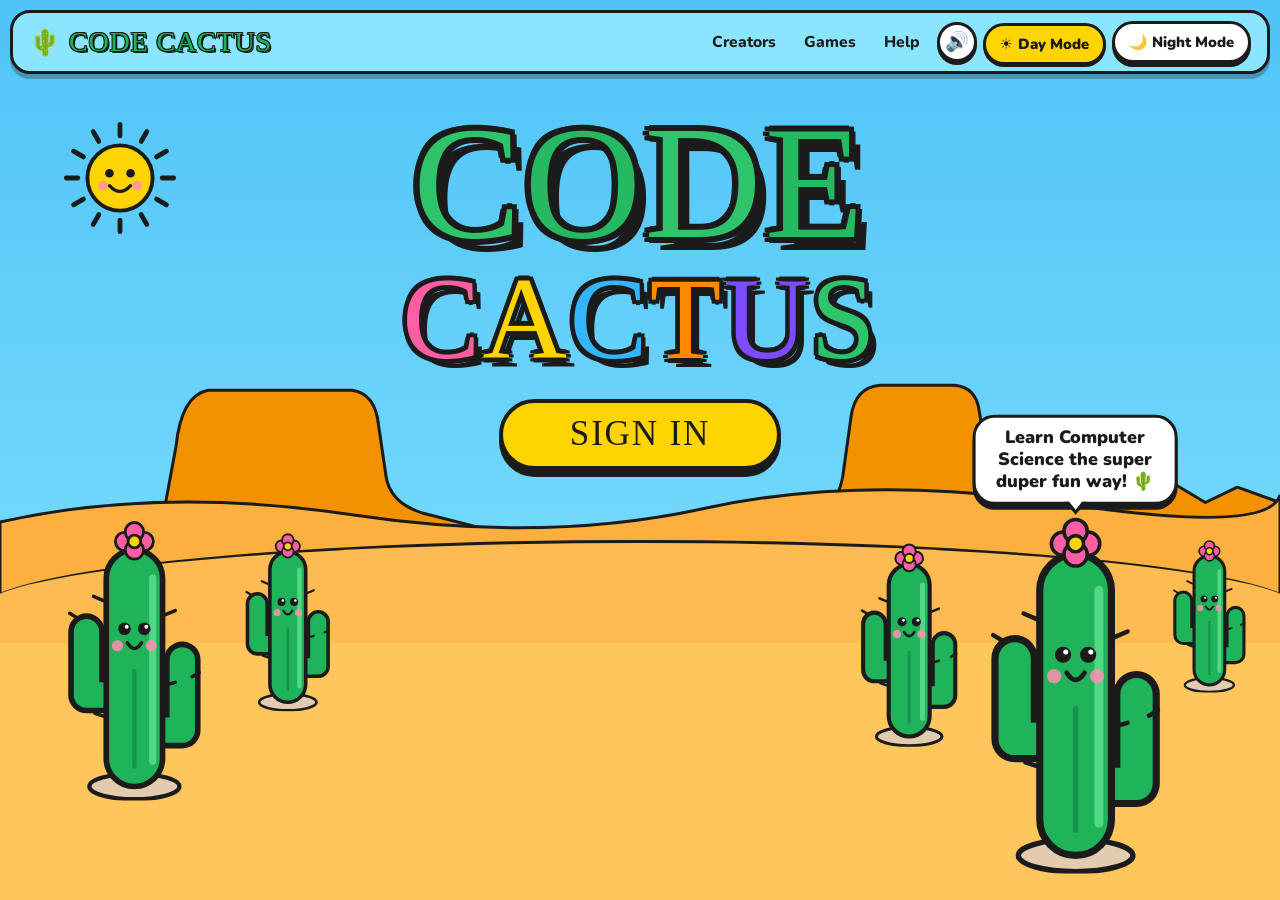
<file: index.html>
<!DOCTYPE html>
<html lang="en">
<head>
  <meta charset="UTF-8">
  <meta name="viewport" content="width=device-width, initial-scale=1">
  <title>CODE CACTUS</title>
  <link rel="icon" href="data:image/svg+xml,%3Csvg xmlns='http://www.w3.org/2000/svg' viewBox='0 0 100 100'%3E%3Ctext y='.9em' font-size='90'%3E🌵%3C/text%3E%3C/svg%3E">
  <link rel="preconnect" href="https://fonts.googleapis.com">
  <link rel="preconnect" href="https://fonts.gstatic.com" crossorigin>
  <link href="https://fonts.googleapis.com/css2?family=Chewy&family=Fira+Code:wght@600;700&family=Nunito:wght@700;800;900&display=swap" rel="stylesheet">
  <style>
    /* =========================================================
       CODE CACTUS - ALL-IN-ONE STYLESHEET (DAY & NIGHT THEMED)
       ========================================================= */
    @property --sky-top    { syntax: '<color>'; inherits: true; initial-value: #4fc3f7; }
    @property --sky-bottom { syntax: '<color>'; inherits: true; initial-value: #8ae6ff; }

    :root {
      --ink: #1b1b1b;
      --sky-top: #4fc3f7;
      --sky-bottom: #8ae6ff;
      --nav-bg: #8ae6ff;
      --nav-text: #1b1b1b;
      --yellow: #ffd400;
      --green: #1fb35a;
      --orange: #f39200;
      --mesa-color: #f39200;
      --dune-color: #fbb040;
      --ground-top: #fdbb52;
      --ground-bot: #ffc65c;
      --cloud-fill: #ffffff;
      --card-bg: #ffffff;
      --pill-bg: #ffffff;
      --pill-text: #1b1b1b;
      --pink: #ff5fa2;
      --blue: #33b5ff;
      --purple: #7c4dff;
      --teal: #16b4b4;
      --bad: #ff4d6d;
      --nav-h: 64px;
      --bounce: cubic-bezier(.34, 1.56, .64, 1);
      --font-display: "Chewy", "Comic Sans MS", "Chalkboard SE", cursive;
      --font-body: "Nunito", "Trebuchet MS", system-ui, sans-serif;
      --font-mono: "Fira Code", monospace;
    }

    body.night-mode {
      --sky-top: #0f0c29;
      --sky-bottom: #302b63;
      --nav-bg: #24244e;
      --nav-text: #ffffff;
      --mesa-color: #3b2d64;
      --dune-color: #4c3b80;
      --ground-top: #31255a;
      --ground-bot: #251b47;
      --cloud-fill: #3d3b6e;
      --card-bg: #fffdf7;
      --pill-bg: #24244e;
      --pill-text: #ffffff;
    }

    * { box-sizing: border-box; margin: 0; padding: 0; user-select: none; }
    input, textarea, pre, code { user-select: text; -webkit-user-select: text; }
    [hidden] { display: none !important; }

    html, body {
      height: 100%;
      min-height: 100dvh;
      overflow: hidden;
      background: var(--sky-top);
      font-family: var(--font-body);
      color: var(--ink);
      -webkit-tap-highlight-color: transparent;
    }

    button {
      font: inherit;
      color: inherit;
      background: none;
      border: 0;
      cursor: pointer;
      touch-action: manipulation;
      -webkit-appearance: none;
    }

    button:focus-visible, input:focus-visible, summary:focus-visible {
      outline: 4px dashed var(--yellow);
      outline-offset: 3px;
    }

    .defs { position: absolute; width: 0; height: 0; overflow: hidden; }

    #app {
      position: fixed;
      inset: 0;
      overflow: hidden;
      background: linear-gradient(180deg, var(--sky-top) 0%, var(--sky-bottom) 100%);
      transition: --sky-top 2.2s ease-in-out, --sky-bottom 2.2s ease-in-out, background 1.1s ease;
    }

    .sunset-glow {
      position: absolute;
      inset: 0;
      background: linear-gradient(180deg, rgba(255, 94, 98, 0.55) 0%, rgba(255, 195, 113, 0.75) 100%);
      opacity: 0;
      pointer-events: none;
      z-index: 1;
      transition: opacity 1.2s ease-in-out;
    }
    body.twilight-flash .sunset-glow { opacity: 1; }

    .outlined {
      text-shadow:
         .04em 0 0 var(--ink), -.04em 0 0 var(--ink),
         0 .04em 0 var(--ink),  0 -.04em 0 var(--ink),
         .03em .03em 0 var(--ink), -.03em .03em 0 var(--ink),
         .03em -.03em 0 var(--ink), -.03em -.03em 0 var(--ink),
         .07em .08em 0 var(--ink);
    }

    /* =========================================================
       SHARED SKY (Sun, Moon, Stars & Left-to-Right Clouds)
       ========================================================= */
    .sky { position: absolute; inset: 0; z-index: 1; overflow: hidden; }

    .stars-layer {
      position: absolute;
      inset: 0;
      pointer-events: none;
      opacity: 0;
      transform: translateY(-25px);
      transition: opacity 2.2s ease-in-out, transform 2.2s ease-in-out;
    }
    body.night-mode .stars-layer {
      opacity: 1;
      transform: translateY(0);
    }
    .star-dot {
      position: absolute;
      color: #ffd400;
      font-size: clamp(1rem, 1.8vw, 1.6rem);
      text-shadow: 0 0 8px rgba(255, 212, 0, 0.8);
      animation: twinkle 2s ease-in-out infinite alternate;
    }
    .shooting-star {
      position: absolute;
      top: 16vh;
      left: 65vw;
      width: 90px;
      height: 4px;
      background: linear-gradient(90deg, #fff, transparent);
      border-radius: 999px;
      transform: rotate(-25deg) scaleX(0);
      opacity: 0;
    }
    body.night-mode .shooting-star {
      animation: shoot 6s ease-in-out 1.2s infinite;
    }
    @keyframes twinkle {
      0% { transform: scale(0.75) rotate(-10deg); opacity: 0.45; }
      100% { transform: scale(1.2) rotate(10deg); opacity: 1; }
    }
    @keyframes shoot {
      0%, 85%, 100% { transform: rotate(-25deg) translateX(0) scaleX(0); opacity: 0; }
      88% { transform: rotate(-25deg) translateX(-40px) scaleX(1); opacity: 1; }
      94% { transform: rotate(-25deg) translateX(-220px) scaleX(0.2); opacity: 0; }
    }

    .sun, .moon {
      position: absolute;
      left: 4vw;
      top: calc(var(--nav-h) + 5vh);
      width: clamp(74px, 11vw, 138px);
      z-index: 2;
      transition: transform 2.2s cubic-bezier(.34, 1.3, .64, 1), opacity 1.8s ease-in-out;
      transform-origin: 45vw 75vh;
    }
    .sun svg, .moon svg { display: block; width: 100%; height: auto; overflow: visible; }
    #sunRays { transform-origin: 60px 60px; animation: spin 24s linear infinite; }
    .sun:hover svg, .moon:hover svg { animation: jelly .6s; }
    .sun.wink svg, .moon.wink svg { animation: sunHop .8s var(--bounce); }

    body.night-mode .sun {
      transform: rotate(110deg) scale(0.4);
      opacity: 0;
      pointer-events: none;
    }
    .moon {
      transform: rotate(-110deg) scale(0.4);
      opacity: 0;
      pointer-events: none;
    }
    body.night-mode .moon {
      transform: rotate(0deg) scale(1);
      opacity: 1;
      pointer-events: auto;
    }

    @keyframes spin { to { transform: rotate(360deg); } }
    @keyframes sunHop {
      0%   { transform: scale(1); }
      35%  { transform: scale(1.25) rotate(-12deg); }
      70%  { transform: scale(.92) rotate(8deg); }
      100% { transform: scale(1) rotate(0); }
    }

    .cloud {
      position: absolute;
      top: var(--top);
      left: -30vw;
      width: max(var(--w), 115px);
      pointer-events: none;
      animation: drift var(--dur) linear var(--delay) infinite;
      z-index: 2;
    }
    .cloud svg { display: block; width: 100%; height: auto; animation: bob 6s ease-in-out infinite alternate; }
    #cloud path.cloud-body { fill: var(--cloud-fill); transition: fill 2.2s ease-in-out; }

    @keyframes drift { to { transform: translateX(175vw); } }
    @keyframes bob   { to { transform: translateY(10px); } }

    /* =========================================================
       TASKBAR / NAV BAR
       ========================================================= */
    .nav {
      position: fixed;
      top: 10px; left: 10px; right: 10px;
      height: var(--nav-h);
      z-index: 50;
      display: flex;
      align-items: center;
      justify-content: space-between;
      gap: 8px;
      padding: 0 14px 0 16px;
      background: var(--nav-bg);
      border: 3px solid var(--ink);
      border-radius: 20px;
      box-shadow: 0 5px 0 rgba(27, 27, 27, .28);
      transition: background 2s ease-in-out;
    }

    .logo { display: flex; align-items: center; gap: 8px; white-space: nowrap; flex-shrink: 0; }
    .logo-icon { font-size: 1.6rem; display: inline-block; }
    .logo-text {
      font-family: var(--font-display);
      font-size: clamp(1.1rem, 2.8vw, 1.75rem);
      color: var(--green);
      letter-spacing: .03em;
    }
    .logo:hover .logo-icon { animation: wiggle .5s; }
    .logo.hop { animation: jelly .6s; }

    .nav-right {
      display: flex;
      align-items: center;
      gap: 6px;
      flex-wrap: nowrap;
      overflow-x: auto;
      scrollbar-width: none;
      padding: 4px 2px;
    }
    .nav-right::-webkit-scrollbar { display: none; }

    .nav-link {
      font-weight: 800;
      font-size: 0.98rem;
      color: var(--nav-text);
      padding: 7px 11px;
      border-radius: 999px;
      transition: background .15s, transform .15s var(--bounce), color 1.5s;
      white-space: nowrap;
      flex-shrink: 0;
      min-height: 42px;
    }
    .nav-link:hover {
      background: rgba(255, 255, 255, .45);
      transform: translateY(-2px) rotate(-2deg);
    }
    .nav-link:active {
      transform: translateY(1px) scale(.96);
    }

    .icon-btn {
      width: 40px; height: 40px;
      font-size: 1.2rem;
      border-radius: 50%;
      border: 3px solid var(--ink);
      background: #fff;
      color: var(--ink);
      box-shadow: 0 3px 0 var(--ink);
      transition: transform .15s var(--bounce);
      flex-shrink: 0;
    }
    .icon-btn:hover { transform: scale(1.12) rotate(-6deg); }
    .icon-btn:active { transform: scale(.92); }

    .mode-switch-group {
      display: flex;
      align-items: center;
      gap: 6px;
      flex-shrink: 0;
    }

    .btn-mode {
      font-weight: 900;
      font-size: 0.92rem;
      padding: 7px 14px;
      background: #ffffff;
      color: var(--ink);
      border: 3px solid var(--ink);
      border-radius: 999px;
      box-shadow: 0 4px 0 var(--ink);
      transition: transform .12s, box-shadow .12s, background .25s;
      white-space: nowrap;
      display: flex;
      align-items: center;
      gap: 5px;
      flex-shrink: 0;
      min-height: 42px;
    }
    .btn-mode:hover { transform: translateY(-2px); box-shadow: 0 6px 0 var(--ink); }
    .btn-mode:active, .btn-mode.active-mode {
      background: var(--yellow);
      transform: translateY(2px);
      box-shadow: 0 2px 0 var(--ink);
    }

    .btn-small {
      font-weight: 900;
      font-size: 0.92rem;
      padding: 7px 14px;
      background: var(--pink);
      color: #fff;
      border: 3px solid var(--ink);
      border-radius: 999px;
      box-shadow: 0 4px 0 var(--ink);
      transition: transform .12s, box-shadow .12s;
      white-space: nowrap;
      display: none;
      flex-shrink: 0;
      min-height: 42px;
    }
    .btn-small.visible { display: inline-flex; align-items: center; gap: 4px; }
    .btn-small:hover { transform: translateY(-2px); box-shadow: 0 6px 0 var(--ink); }
    .btn-small:active { transform: translateY(3px); box-shadow: 0 1px 0 var(--ink); }

    /* =========================================================
       FULL-VIEW PAGES + RIGID FIXED LAYERS
       ========================================================= */
    .page {
      position: absolute;
      inset: 0;
      z-index: 3;
      overflow: hidden;
      visibility: hidden;
      pointer-events: none;
      overscroll-behavior: contain;
    }
    .page.active {
      visibility: visible;
      pointer-events: auto;
    }

    .layer {
      position: absolute;
      pointer-events: none;
    }
    .page button, .letter, .card, .page input, .page summary { pointer-events: auto; }

    .mesas, .dunes { left: 0; right: 0; }
    .mesas svg, .dunes svg { display: block; width: 100%; height: 100%; }

    /* ---------- Welcome (Desert) Scene ---------- */
    .mesas  { bottom: 30vh; height: 34vh; }
    .mesas path { fill: var(--mesa-color); transition: fill 2.2s ease-in-out; }
    .dunes  { bottom: 33vh; height: 16vh; }
    .dunes path { fill: var(--dune-color); transition: fill 2.2s ease-in-out; }
    .ground-welcome {
      left: -20px; right: -20px; bottom: 0; height: 40vh;
      background: linear-gradient(var(--ground-top) 0 28%, var(--ground-bot) 28%);
      border-top: 3px solid var(--ink);
      border-radius: 50% 50% 0 0 / 70px 70px 0 0;
      transition: background 2.2s ease-in-out;
    }
    .fg { inset: 0; }

    .cactus {
      position: absolute;
      left: var(--left, auto);
      right: var(--right, auto);
      bottom: var(--bottom, 0);
      width: max(var(--w), 54px);
    }
    .cactus svg { display: block; width: 100%; height: auto; overflow: visible; transform-origin: 50% 100%; animation: sway 4s ease-in-out infinite alternate; }
    .cactus:nth-child(2n) svg { animation-duration: 5s; animation-delay: -1.5s; }
    .cactus:nth-child(3n) svg { animation-duration: 3.4s; animation-delay: -2.2s; }
    .cactus:hover svg { animation: wiggle .5s ease-in-out infinite; }
    .cactus svg.boing { animation: boing .7s var(--bounce); }

    @keyframes sway   { from { transform: rotate(-1.6deg); } to { transform: rotate(1.6deg); } }
    @keyframes wiggle { 0%,100% { transform: rotate(0); } 25% { transform: rotate(-5deg); } 75% { transform: rotate(5deg); } }
    @keyframes boing {
      0%   { transform: scale(1, 1); }
      20%  { transform: scale(1.25, .7); }
      45%  { transform: scale(.82, 1.25); }
      70%  { transform: scale(1.08, .94); }
      100% { transform: scale(1, 1); }
    }

    /* ---------- Hero (Title + Sign In Button) ---------- */
    .hero {
      left: 0; right: 0;
      top: calc(var(--nav-h) + 4vh + 10px);
      display: flex;
      flex-direction: column;
      align-items: center;
      text-align: center;
      z-index: 10;
    }
    .title {
      display: flex;
      flex-direction: column;
      align-items: center;
      font-family: var(--font-display);
      font-weight: 400;
      margin-bottom: 2.8vh;
    }

    .t-coms    { display: block; font-size: clamp(4rem, min(15vw, 18vh), 10.5rem); line-height: .9; letter-spacing: .02em; color: #2fc46b; }
    .t-dummies { display: block; font-size: clamp(2.8rem, min(11vw, 13vh), 7.8rem); line-height: .95; letter-spacing: .02em; color: #ff5fa2; margin-top: 0.06em; }

    .letter { display: inline-block; cursor: pointer; }
    .glyph  { display: inline-block; transform-origin: 50% 80%; }
    .letter:hover .glyph { animation: jelly .6s; }
    .letter.hop .glyph   { animation: hop .6s var(--bounce); }

    @keyframes jelly {
      0%   { transform: scale(1, 1); }
      30%  { transform: scale(1.25, .8); }
      50%  { transform: scale(.85, 1.2) translateY(-6%); }
      70%  { transform: scale(1.1, .95); }
      100% { transform: scale(1, 1); }
    }
    @keyframes hop {
      0%   { transform: translateY(0) rotate(0); }
      40%  { transform: translateY(-28%) rotate(-10deg); }
      100% { transform: translateY(0) rotate(0); }
    }

    .btn-big {
      font-family: var(--font-display);
      font-size: clamp(1.5rem, 3.2vw, 2.2rem);
      letter-spacing: .05em;
      padding: .3em 1.9em .35em;
      background: var(--yellow);
      color: var(--ink);
      border: 4px solid var(--ink);
      border-radius: 999px;
      box-shadow: 0 7px 0 var(--ink);
      transition: transform .12s, box-shadow .12s;
      animation: nudge 3.2s ease-in-out 1.5s infinite;
    }
    .btn-big:hover  { transform: translateY(-3px) scale(1.06); box-shadow: 0 10px 0 var(--ink); animation: none; }
    .btn-big:active { transform: translateY(5px) scale(.97);   box-shadow: 0 2px 0 var(--ink); animation: none; }
    .btn-big.squish { animation: squish .5s var(--bounce) forwards; }

    @keyframes nudge {
      0%, 82%, 100% { transform: scale(1) rotate(0); }
      86% { transform: scale(1.08) rotate(-3deg); }
      90% { transform: scale(1.08) rotate(3deg); }
      94% { transform: scale(1.04) rotate(-2deg); }
    }
    @keyframes squish {
      0%   { transform: scale(1); }
      35%  { transform: scale(1.18, .8); }
      100% { transform: scale(1.1); }
    }

    /* ---------- Main Topics Page ---------- */
    .content {
      position: absolute;
      top: calc(var(--nav-h) + 10px);
      left: 0; right: 0; bottom: 0;
      padding: 3vh 5vw 14vh;
      overflow-y: auto;
      display: flex;
      flex-direction: column;
      align-items: center;
      text-align: center;
      pointer-events: auto;
      z-index: 4;
      overscroll-behavior: contain;
      -webkit-overflow-scrolling: touch;
    }
    .content > * { flex-shrink: 0; }

    .hello {
      font-family: var(--font-display);
      font-weight: 400;
      font-size: clamp(2.5rem, 7.5vw, 5.2rem);
      line-height: 1.05;
      color: #ffd400;
    }
    .hello-sub {
      font-weight: 900;
      font-size: clamp(1rem, 2.2vw, 1.35rem);
      background: var(--pill-bg);
      color: var(--pill-text);
      border: 3px solid var(--ink);
      border-radius: 20px;
      padding: .4em 1.1em;
      margin: 1.2vh 0 3vh;
      box-shadow: 0 4px 0 var(--ink);
      transition: background 1.8s ease-in-out, color 1.8s ease-in-out;
    }

    .cards {
      width: 100%;
      max-width: 1120px;
      display: grid;
      grid-template-columns: repeat(auto-fit, minmax(210px, 1fr));
      gap: 22px;
      padding-bottom: 4vh;
    }
    .card {
      position: relative;
      display: flex;
      flex-direction: column;
      align-items: center;
      justify-content: center;
      gap: 10px;
      padding: 26px 16px 24px;
      background: var(--card-bg);
      color: var(--ink);
      border: 4px solid var(--ink);
      border-radius: 30px;
      box-shadow: 0 8px 0 var(--ink);
      transition: transform .15s var(--bounce), box-shadow .15s;
      min-width: 0;
    }
    .card-num {
      position: absolute;
      top: 12px;
      left: 14px;
      font-weight: 900;
      font-size: 0.85rem;
      background: var(--yellow);
      border: 2.5px solid var(--ink);
      border-radius: 999px;
      padding: 2px 9px;
      box-shadow: 0 2px 0 var(--ink);
    }
    .card-icon {
      display: grid;
      place-items: center;
      width: 88px; height: 88px;
      font-size: 2.8rem;
      background: var(--c);
      border: 4px solid var(--ink);
      border-radius: 50%;
    }
    .card-title { font-family: var(--font-display); font-size: 1.6rem; margin-top: 4px; line-height: 1.15; }
    @media (hover: hover) {
      .card:hover  { transform: translateY(-8px) rotate(-1.5deg); box-shadow: 0 14px 0 var(--ink); }
      .card:nth-child(2n):hover { transform: translateY(-8px) rotate(1.5deg); }
      .card:hover .card-icon { animation: wiggle .5s ease-in-out infinite; }
    }
    .card:active { transform: translateY(5px) scale(.98); box-shadow: 0 3px 0 var(--ink); }

    /* Floating Poppable Balloons */
    .balloon {
      position: absolute;
      left: var(--x);
      bottom: -26vh;
      width: 66px; height: 92px;
      z-index: 6;
      animation: rise var(--dur) linear var(--delay) infinite;
    }
    .b-body {
      position: relative;
      display: block;
      width: 100%; height: 100%;
      background: var(--c);
      border: 4px solid var(--ink);
      border-radius: 50% 50% 48% 48% / 56% 56% 44% 44%;
      animation: balloonSway 3s ease-in-out infinite alternate;
      transform-origin: 50% 130%;
    }
    .b-body::before {
      content: ""; position: absolute; left: 14px; top: 12px;
      width: 12px; height: 20px; border-radius: 50%;
      background: rgba(255, 255, 255, .75); transform: rotate(18deg);
    }
    .balloon::after {
      content: ""; position: absolute; left: 50%; top: 100%;
      width: 3px; height: 64px; margin-left: -1px; background: var(--ink);
    }
    .balloon.popped { visibility: hidden; pointer-events: none; }

    @keyframes rise { from { transform: translateY(0); } to { transform: translateY(-150vh); } }
    @keyframes balloonSway { from { transform: rotate(-6deg); } to { transform: rotate(6deg); } }

    /* =========================================================
       REPEATING SPEECH BUBBLES (Cactus & Sun/Moon)
       ========================================================= */
    .timed-speech {
      position: fixed;
      z-index: 45;
      pointer-events: none;
      background: #ffffff;
      color: var(--ink);
      border: 3.5px solid var(--ink);
      border-radius: 22px;
      padding: .45em 1em .5em;
      font-family: var(--font-body);
      font-weight: 900;
      font-size: clamp(0.88rem, 1.7vw, 1.12rem);
      line-height: 1.25;
      text-align: center;
      max-width: min(290px, 84vw);
      box-shadow: 0 5px 0 var(--ink);
      opacity: 0;
      transform: translate(-50%, -100%) scale(0);
      transition: transform 0.4s var(--bounce), opacity 0.25s ease;
    }
    .timed-speech.visible {
      opacity: 1;
      transform: translate(-50%, -100%) scale(1);
    }
    .timed-speech.tail-bottom::after {
      content: "";
      position: absolute;
      bottom: -13px;
      left: 50%;
      transform: translateX(-50%);
      border-width: 13px 11px 0;
      border-style: solid;
      border-color: var(--ink) transparent transparent;
    }
    .timed-speech.tail-bottom::before {
      content: "";
      position: absolute;
      bottom: -8px;
      left: 50%;
      transform: translateX(-50%);
      border-width: 10px 8px 0;
      border-style: solid;
      border-color: #ffffff transparent transparent;
      z-index: 1;
    }

    .timed-speech.sun-bubble {
      transform: translate(0, -50%) scale(0);
      transform-origin: 0% 50%;
    }
    .timed-speech.sun-bubble.visible {
      opacity: 1;
      transform: translate(0, -50%) scale(1);
    }
    .timed-speech.sun-bubble::after {
      content: "";
      position: absolute;
      left: -13px;
      top: 50%;
      transform: translateY(-50%);
      border-width: 10px 13px 10px 0;
      border-style: solid;
      border-color: transparent var(--ink) transparent transparent;
    }
    .timed-speech.sun-bubble::before {
      content: "";
      position: absolute;
      left: -8px;
      top: 50%;
      transform: translateY(-50%);
      border-width: 7px 10px 7px 0;
      border-style: solid;
      border-color: transparent #ffffff transparent transparent;
      z-index: 1;
    }

    /* =========================================================
       ENTER / LEAVE PAGE ANIMATIONS
       ========================================================= */
    .pop, .grow { transform-origin: 50% 100%; }

    .page.enter .pop    { animation: popIn .7s var(--bounce) var(--d, 0s) both; }
    .page.enter .grow   { animation: growUp .8s var(--bounce) var(--d, 0s) both; }
    .page.enter .letter { animation: dropIn 0.9s ease-out calc(var(--i, 0) * .06s) both; }

    @keyframes popIn {
      0%   { transform: scale(0) rotate(-10deg); opacity: 0; }
      70%  { transform: scale(1.06) rotate(1deg); opacity: 1; }
      100% { transform: scale(1) rotate(0); opacity: 1; }
    }
    @keyframes growUp {
      0%   { transform: scale(.4, 0); opacity: 0; }
      60%  { opacity: 1; }
      100% { transform: scale(1, 1); opacity: 1; }
    }
    @keyframes dropIn {
      0%   { transform: translateY(-90vh) rotate(-35deg) scale(.6); opacity: 0; }
      55%  { transform: translateY(2vh) rotate(6deg) scale(1.05); opacity: 1; }
      75%  { transform: translateY(-1vh) rotate(-3deg); opacity: 1; }
      100% { transform: translateY(0) rotate(0); opacity: 1; }
    }

    .page.leaving .pop    { animation: popOut .45s ease-in both; }
    .page.leaving .grow   { animation: sinkOut .6s ease-in calc(var(--k, 0) * .06s) both; }
    .page.leaving .letter { animation: flyOut .75s cubic-bezier(.5, -.4, .9, .5) calc(var(--i, 0) * .03s) both; }

    @keyframes popOut  { to { transform: scale(0) rotate(12deg); opacity: 0; } }
    @keyframes sinkOut { to { transform: translateY(130%) rotate(var(--rot, 10deg)); opacity: 1; } }
    @keyframes flyOut  { to { transform: translate(var(--dx, 0), -130vh) rotate(var(--rot, 180deg)); opacity: 1; } }

    /* =========================================================
       SWEEPING COLOR-BAND TRANSITION CURTAIN
       ========================================================= */
    #curtain {
      position: fixed;
      inset: 0;
      z-index: 100;
      pointer-events: none;
      overflow: hidden;
    }
    #curtain .band {
      position: absolute;
      left: -5vw;
      width: 110vw;
      background: var(--bc);
      border: 4px solid var(--ink);
      border-radius: 999px;
      transform: translateX(-105%);
      transition: transform 0.6s cubic-bezier(.7, 0, .25, 1);
    }
    #curtain.cover .band   { transform: translateX(0%); }
    #curtain.uncover .band { transform: translateX(105%); }

    #badge {
      position: absolute;
      left: 50%; top: 50%;
      display: flex;
      flex-direction: column;
      align-items: center;
      transform: translate(-50%, -50%) scale(0);
      z-index: 2;
    }
    #badge svg { width: clamp(110px, 22vw, 190px); animation: spin 3s linear infinite; }
    #badge h2 {
      margin-top: .1em;
      font-family: var(--font-display);
      font-weight: 400;
      font-size: clamp(2.6rem, 9vw, 5.5rem);
      color: #fff;
    }
    #badge.show { animation: badgePop .55s var(--bounce) forwards; }
    #badge.hide { animation: badgeOut .3s ease-in forwards; }

    @keyframes badgePop {
      0%   { transform: translate(-50%, -50%) scale(0) rotate(-20deg); }
      100% { transform: translate(-50%, -50%) scale(1) rotate(0); }
    }
    @keyframes badgeOut {
      0%   { transform: translate(-50%, -50%) scale(1); }
      100% { transform: translate(-50%, -50%) scale(0) rotate(20deg); }
    }

    /* =========================================================
       SPARKLES, SPEECH BUBBLES & CURSOR-ANCHORED POP-UP
       ========================================================= */
    .spark {
      position: fixed;
      width: 20px; height: 20px;
      margin: -10px 0 0 -10px;
      z-index: 95;
      pointer-events: none;
      clip-path: polygon(50% 0%, 61% 35%, 98% 35%, 68% 57%, 79% 91%, 50% 70%, 21% 91%, 32% 57%, 2% 35%, 39% 35%);
      animation: spark .85s ease-out forwards;
    }
    @keyframes spark {
      0%   { transform: translate(0, 0) scale(0) rotate(0); opacity: 1; }
      25%  { transform: translate(calc(var(--tx) * .5), calc(var(--ty) * .5)) scale(var(--s, 1)) rotate(calc(var(--r) * .4)); opacity: 1; }
      100% { transform: translate(var(--tx), calc(var(--ty) + 40px)) scale(0) rotate(var(--r)); opacity: 0; }
    }

    .say {
      position: fixed;
      z-index: 110;
      pointer-events: none;
      transform: translate(-50%, -100%);
      font-family: var(--font-display);
      font-size: 1.4rem;
      white-space: nowrap;
      background: #fff;
      color: var(--ink);
      border: 3px solid var(--ink);
      border-radius: 18px;
      padding: .15em .7em .25em;
      box-shadow: 0 4px 0 var(--ink);
      animation: say 1.3s ease-out forwards;
    }
    @keyframes say {
      0%   { transform: translate(-50%, -60%) scale(0); opacity: 0; }
      15%  { transform: translate(-50%, -110%) scale(1.1); opacity: 1; }
      80%  { transform: translate(-50%, -150%) scale(1); opacity: 1; }
      100% { transform: translate(-50%, -190%) scale(1); opacity: 0; }
    }

    #toast {
      position: fixed;
      left: 0; top: 0;
      z-index: 120;
      transform: translate(-50%, -50%) scale(0);
      opacity: 0;
      font-family: var(--font-display);
      font-size: clamp(1rem, 2.2vw, 1.25rem);
      background: var(--yellow);
      color: var(--ink);
      border: 3.5px solid var(--ink);
      border-radius: 22px;
      padding: .35em .95em .4em;
      box-shadow: 0 5px 0 var(--ink);
      transition: transform .32s var(--bounce), opacity .2s ease;
      pointer-events: none;
      text-align: center;
      max-width: min(320px, 88vw);
      line-height: 1.2;
    }
    #toast.show {
      transform: translate(-50%, -50%) scale(1);
      opacity: 1;
    }

    /* =========================================================
       TOPIC PAGE & SUB-PAGES FOR ALL 16 TOPICS (FULL-SCREEN)
       ========================================================= */
    .intro-topbar {
      width: 100%;
      max-width: 920px;
      display: flex;
      align-items: center;
      justify-content: space-between;
      gap: 12px;
      flex-wrap: wrap;
      margin-bottom: 1.5vh;
    }

    .btn-back-page {
      font-family: var(--font-body);
      font-weight: 900;
      font-size: 0.98rem;
      padding: 9px 18px;
      background: #ffffff;
      color: var(--ink);
      border: 3.5px solid var(--ink);
      border-radius: 999px;
      box-shadow: 0 5px 0 var(--ink);
      display: inline-flex;
      align-items: center;
      gap: 8px;
      transition: transform .15s var(--bounce), box-shadow .15s, background .15s;
    }
    .btn-back-page:hover {
      background: var(--yellow);
      transform: translateY(-2px);
      box-shadow: 0 7px 0 var(--ink);
    }
    .btn-back-page:active {
      transform: translateY(3px);
      box-shadow: 0 2px 0 var(--ink);
    }

    .topic-pill-badge {
      font-weight: 900;
      font-size: 0.95rem;
      padding: 7px 16px;
      background: var(--yellow);
      color: var(--ink);
      border: 3.5px solid var(--ink);
      border-radius: 999px;
      box-shadow: 0 4px 0 var(--ink);
      display: inline-flex;
      align-items: center;
      gap: 8px;
    }

    /* Three stacked full-width option cards (no columns) */
    .intro-options-list {
      width: 100%;
      max-width: 820px;
      display: flex;
      flex-direction: column;
      gap: 18px;
      padding-bottom: 4vh;
    }

    .intro-mode-card {
      width: 100%;
      display: flex;
      align-items: center;
      gap: 20px;
      padding: 22px 26px;
      background: var(--card-bg);
      color: var(--ink);
      border: 4px solid var(--ink);
      border-radius: 28px;
      box-shadow: 0 8px 0 var(--ink);
      text-align: left;
      transition: transform .15s var(--bounce), box-shadow .15s, background .15s;
    }

    .intro-mode-icon {
      flex: none;
      width: 78px;
      height: 78px;
      border-radius: 50%;
      background: var(--c, #33b5ff);
      border: 4px solid var(--ink);
      box-shadow: 0 4px 0 var(--ink);
      display: grid;
      place-items: center;
      font-size: 2.35rem;
    }

    .intro-mode-body {
      flex: 1;
      min-width: 0;
      display: flex;
      flex-direction: column;
      gap: 6px;
    }

    .intro-mode-title {
      font-family: var(--font-display);
      font-weight: 400;
      font-size: clamp(1.5rem, 3vw, 2.05rem);
      line-height: 1.1;
      color: var(--ink);
    }

    .intro-mode-desc {
      font-weight: 800;
      font-size: clamp(0.95rem, 1.8vw, 1.08rem);
      line-height: 1.35;
      color: #3f3f3f;
    }

    @media (hover: hover) {
      .intro-mode-card:hover {
        transform: translateY(-6px) rotate(-0.6deg);
        box-shadow: 0 14px 0 var(--ink);
      }
      .intro-mode-card:nth-child(2n):hover {
        transform: translateY(-6px) rotate(0.6deg);
      }
      .intro-mode-card:hover .intro-mode-icon {
        animation: wiggle .5s ease-in-out infinite;
      }
    }
    .intro-mode-card:active {
      transform: translateY(4px) scale(.99);
      box-shadow: 0 3px 0 var(--ink);
    }

    /* ---------- Standard Learning Mode: Full-Screen PDF Page ---------- */
    .pdf-fullpage {
      position: absolute;
      top: calc(var(--nav-h) + 10px);
      left: 0;
      right: 0;
      bottom: 0;
      display: flex;
      flex-direction: column;
      z-index: 4;
      pointer-events: auto;
    }

    .pdf-ActionBar {
      display: flex;
      align-items: center;
      justify-content: space-between;
      gap: 12px;
      flex-wrap: wrap;
      padding: 10px 20px;
    }

    .pdf-title-pill {
      font-family: var(--font-display);
      font-size: clamp(1.2rem, 2.5vw, 1.65rem);
      letter-spacing: 0.02em;
      background: var(--pill-bg);
      color: var(--pill-text);
      border: 3.5px solid var(--ink);
      border-radius: 999px;
      padding: 6px 20px;
      box-shadow: 0 4px 0 var(--ink);
      display: inline-flex;
      align-items: center;
      gap: 8px;
    }

    .btn-pdf-open {
      font-family: var(--font-body);
      font-weight: 900;
      font-size: 0.95rem;
      padding: 9px 18px;
      background: var(--yellow);
      color: var(--ink);
      border: 3.5px solid var(--ink);
      border-radius: 999px;
      box-shadow: 0 5px 0 var(--ink);
      text-decoration: none;
      display: inline-flex;
      align-items: center;
      gap: 6px;
      transition: transform .15s var(--bounce), box-shadow .15s;
    }
    .btn-pdf-open:hover {
      transform: translateY(-2px);
      box-shadow: 0 7px 0 var(--ink);
    }

    .pdf-stage {
      flex: 1;
      width: 100%;
      min-height: 0;
      position: relative;
      background: #2b2b2b;
      border-top: 4px solid var(--ink);
    }

    .pdf-viewer-el {
      width: 100%;
      height: 100%;
      border: 0;
      display: block;
      background: #2b2b2b;
    }

    /* ---------- Toddler Learning Mode Page ---------- */
    .toddler-toggle-bar {
      display: inline-flex;
      align-items: center;
      gap: 12px;
      flex-wrap: wrap;
      justify-content: center;
      background: var(--pill-bg);
      padding: 8px;
      border: 4px solid var(--ink);
      border-radius: 999px;
      box-shadow: 0 6px 0 var(--ink);
      margin-bottom: 2.6vh;
    }

    .toddler-tab-btn {
      font-family: var(--font-display);
      font-size: clamp(1.15rem, 2.3vw, 1.45rem);
      letter-spacing: 0.02em;
      padding: 10px 26px;
      border-radius: 999px;
      border: 3px solid transparent;
      color: var(--pill-text);
      transition: transform .15s var(--bounce), background .15s, box-shadow .15s;
      display: inline-flex;
      align-items: center;
      gap: 8px;
    }
    .toddler-tab-btn:hover {
      transform: translateY(-2px);
    }
    .toddler-tab-btn.active {
      background: var(--yellow);
      color: var(--ink);
      border-color: var(--ink);
      box-shadow: 0 4px 0 var(--ink);
    }

    .toddler-content-stage {
      width: 100%;
      max-width: 860px;
      background: var(--card-bg);
      color: var(--ink);
      border: 4px solid var(--ink);
      border-radius: 32px;
      box-shadow: 0 8px 0 var(--ink);
      padding: clamp(24px, 4vw, 40px);
      text-align: center;
    }

    .toddler-content-stage h3 {
      font-family: var(--font-display);
      font-weight: 400;
      font-size: clamp(1.8rem, 4vw, 2.5rem);
      color: var(--green);
      margin-bottom: 10px;
    }

    .toddler-content-stage p {
      font-weight: 800;
      font-size: clamp(1rem, 2vw, 1.18rem);
      color: #4a4a4a;
      max-width: 38em;
      margin: 0 auto;
      line-height: 1.45;
    }

    /* ---------- Test Yourself Page (Blank for now) ---------- */
    .blank-page-topbar {
      position: absolute;
      top: calc(var(--nav-h) + 18px);
      left: 20px;
      z-index: 6;
      pointer-events: auto;
    }

    @media (max-width: 780px) {
      :root { --nav-h: 58px; }
      .nav { top: 6px; left: 6px; right: 6px; height: var(--nav-h); padding: 0 8px; gap: 6px; border-radius: 16px; }
      .nav-right { min-width: 0; max-width: calc(100% - 44px); gap: 4px; }
      .mode-label { display: none; }
      .btn-mode, .btn-small { padding: 7px 10px; }
      .nav-link { font-size: 0.9rem; padding: 6px 8px; }
      .mode-switch-group { gap: 4px; }
      .content { padding-left: 16px; padding-right: 16px; }
    }

    @media (max-width: 680px) {
      .intro-mode-card {
        padding: 16px 18px;
        gap: 14px;
      }
      .intro-mode-icon {
        width: 60px;
        height: 60px;
        font-size: 1.85rem;
      }
      .pdf-ActionBar {
        padding: 8px 12px;
      }
    }

    @media (max-width: 560px) {
      .nav { padding: 0 10px; gap: 3px; }
      .logo-text { display: none; }
      .logo-icon { font-size: 1.75rem; }
      .nav-link { font-size: 0.8rem; padding: 5px 7px; }
      .icon-btn { width: 36px; height: 36px; font-size: 1rem; }
      .btn-mode, .btn-small { padding: 6px 7px; font-size: 0.84rem; }
      .cards { grid-template-columns: minmax(0, 1fr); gap: 14px; }
      .card { padding: 22px 14px; }
      .t-coms { font-size: clamp(3rem, 16vw, 5rem); }
      .t-dummies { font-size: clamp(2.2rem, 12vw, 3.8rem); }
    }

    @media (max-width: 380px) {
      .logo-icon { font-size: 1.4rem; }
      .nav-link { font-size: .74rem; padding: 5px 5px; }
      .icon-btn { width: 32px; height: 32px; }
      .btn-mode, .btn-small { font-size: .76rem; padding: 5px 6px; }
    }

    @media (max-height: 520px) and (orientation: landscape) {
      .nav { top: 4px; height: 48px; }
      :root { --nav-h: 48px; }
      .hero { top: calc(var(--nav-h) + 8px); }
      .title { margin-bottom: 1vh; }
      .t-coms { font-size: clamp(2.6rem, 10vh, 5rem); }
      .t-dummies { font-size: clamp(2rem, 8vh, 4rem); }
    }
  </style>
</head>
<body>

<!-- ============ Reusable SVG Symbols ============ -->
<svg class="defs" aria-hidden="true" focusable="false">
  <symbol id="cactus" viewBox="0 0 100 200">
    <ellipse cx="50" cy="190" rx="32" ry="9" fill="#e3cbb0" stroke="#1b1b1b" stroke-width="3"/>
    <g fill="none" stroke-linecap="round" stroke-linejoin="round">
      <path d="M32 125 H16 V80" stroke="#1b1b1b" stroke-width="26"/>
      <path d="M32 125 H16 V80" stroke="#1fb35a" stroke-width="18"/>
      <path d="M68 150 H84 V100" stroke="#1b1b1b" stroke-width="26"/>
      <path d="M68 150 H84 V100" stroke="#1fb35a" stroke-width="18"/>
    </g>
    <rect x="30" y="22" width="40" height="168" rx="20" fill="#1fb35a" stroke="#1b1b1b" stroke-width="4"/>
    <path d="M63 42 V172" stroke="#52d884" stroke-width="5" stroke-linecap="round"/>
    <path d="M50 108 V176" stroke="#16934a" stroke-width="3" stroke-linecap="round"/>
    <g stroke="#1b1b1b" stroke-width="2.5" stroke-linecap="round">
      <path d="M28 58 l-7 -3"/><path d="M72 68 l7 -3"/><path d="M28 140 l-6 -2"/>
      <path d="M72 118 l7 -2"/><path d="M9 70 l-5 -3"/><path d="M91 112 l5 -3"/>
    </g>
    <circle cx="43" cy="78" r="4.5" fill="#1b1b1b"/><circle cx="57" cy="78" r="4.5" fill="#1b1b1b"/>
    <circle cx="44.5" cy="76.5" r="1.4" fill="#fff"/><circle cx="58.5" cy="76.5" r="1.4" fill="#fff"/>
    <circle cx="38" cy="90" r="4" fill="#ff8fb1" opacity=".85"/><circle cx="62" cy="90" r="4" fill="#ff8fb1" opacity=".85"/>
    <path d="M45 88 Q50 96 55 88" fill="none" stroke="#1b1b1b" stroke-width="2.6" stroke-linecap="round"/>
    <g stroke="#1b1b1b" stroke-width="2">
      <circle cx="43" cy="16" r="6.5" fill="#ff5fa2"/><circle cx="57" cy="16" r="6.5" fill="#ff5fa2"/>
      <circle cx="50" cy="9" r="6.5" fill="#ff5fa2"/><circle cx="50" cy="22" r="6.5" fill="#ff5fa2"/>
      <circle cx="50" cy="16" r="4.5" fill="#ffd400"/>
    </g>
  </symbol>

  <symbol id="cloud" viewBox="0 0 200 110">
    <path class="cloud-body" d="M40 100 Q10 100 12 78 Q14 58 38 58 Q40 30 72 30 Q92 8 120 28 Q150 20 158 50 Q190 52 190 78 Q190 100 160 100 Z"
          fill="#fff" stroke="#1b1b1b" stroke-width="4" stroke-linejoin="round"/>
    <path d="M62 52 Q72 44 84 47" fill="none" stroke="#1b1b1b" stroke-width="3" stroke-linecap="round"/>
    <path d="M150 70 Q158 73 160 82" fill="none" stroke="#1b1b1b" stroke-width="3" stroke-linecap="round"/>
  </symbol>
</svg>

<div id="app">
  <div class="sunset-glow"></div>

  <!-- ============ Shared Sky ============ -->
  <div class="sky" aria-hidden="false">
    <div class="stars-layer">
      <span class="star-dot" style="top:14vh;left:18vw;animation-delay:0.1s">✦</span>
      <span class="star-dot" style="top:10vh;left:38vw;animation-delay:0.6s">★</span>
      <span class="star-dot" style="top:22vh;left:54vw;animation-delay:1.2s">✦</span>
      <span class="star-dot" style="top:12vh;left:76vw;animation-delay:0.4s">★</span>
      <span class="star-dot" style="top:28vh;left:88vw;animation-delay:0.9s">✦</span>
      <span class="star-dot" style="top:34vh;left:25vw;animation-delay:1.5s">★</span>
      <span class="star-dot" style="top:19vh;left:64vw;animation-delay:0.3s">✦</span>
      <div class="shooting-star"></div>
    </div>

    <!-- Sun -->
    <button class="sun" id="sun" aria-label="Say hi to the sun">
      <svg viewBox="-12 -12 144 144" id="sunSvg">
        <g id="sunRays" stroke="#1b1b1b" stroke-width="5" stroke-linecap="round">
          <line x1="60" y1="4" x2="60" y2="16" transform="rotate(0 60 60)"/>
          <line x1="60" y1="4" x2="60" y2="16" transform="rotate(30 60 60)"/>
          <line x1="60" y1="4" x2="60" y2="16" transform="rotate(60 60 60)"/>
          <line x1="60" y1="4" x2="60" y2="16" transform="rotate(90 60 60)"/>
          <line x1="60" y1="4" x2="60" y2="16" transform="rotate(120 60 60)"/>
          <line x1="60" y1="4" x2="60" y2="16" transform="rotate(150 60 60)"/>
          <line x1="60" y1="4" x2="60" y2="16" transform="rotate(180 60 60)"/>
          <line x1="60" y1="4" x2="60" y2="16" transform="rotate(210 60 60)"/>
          <line x1="60" y1="4" x2="60" y2="16" transform="rotate(240 60 60)"/>
          <line x1="60" y1="4" x2="60" y2="16" transform="rotate(270 60 60)"/>
          <line x1="60" y1="4" x2="60" y2="16" transform="rotate(300 60 60)"/>
          <line x1="60" y1="4" x2="60" y2="16" transform="rotate(330 60 60)"/>
        </g>
        <circle cx="60" cy="60" r="34" fill="#ffd400" stroke="#1b1b1b" stroke-width="4"/>
        <circle cx="49" cy="55" r="4.5" fill="#1b1b1b"/><circle cx="71" cy="55" r="4.5" fill="#1b1b1b"/>
        <circle cx="42" cy="68" r="5" fill="#ff8fb1" opacity=".8"/><circle cx="78" cy="68" r="5" fill="#ff8fb1" opacity=".8"/>
        <path d="M49 68 Q60 80 71 68" fill="none" stroke="#1b1b1b" stroke-width="3.5" stroke-linecap="round"/>
      </svg>
    </button>

    <!-- Moon -->
    <button class="moon" id="moon" aria-label="Say hi to the moon">
      <svg viewBox="-12 -12 144 144">
        <circle cx="60" cy="60" r="36" fill="#fff59d" stroke="#1b1b1b" stroke-width="4"/>
        <circle cx="45" cy="42" r="6" fill="#fbc02d" opacity="0.45"/>
        <circle cx="74" cy="48" r="4.5" fill="#fbc02d" opacity="0.45"/>
        <circle cx="68" cy="76" r="5.5" fill="#fbc02d" opacity="0.45"/>
        <circle cx="49" cy="56" r="4.5" fill="#1b1b1b"/><circle cx="71" cy="56" r="4.5" fill="#1b1b1b"/>
        <circle cx="42" cy="68" r="5" fill="#ff8fb1" opacity=".8"/><circle cx="78" cy="68" r="5" fill="#ff8fb1" opacity=".8"/>
        <path d="M50 69 Q60 79 70 69" fill="none" stroke="#1b1b1b" stroke-width="3.5" stroke-linecap="round"/>
      </svg>
    </button>

    <!-- Left-to-Right Drifting Clouds -->
    <div class="cloud" style="--top:15vh;--w:21vw;--dur:165s;--delay:-50s"><svg viewBox="0 0 200 110"><use href="#cloud"/></svg></div>
    <div class="cloud" style="--top:30vh;--w:15vw;--dur:130s;--delay:-18s"><svg viewBox="0 0 200 110"><use href="#cloud"/></svg></div>
    <div class="cloud" style="--top:11vh;--w:13vw;--dur:210s;--delay:-130s"><svg viewBox="0 0 200 110"><use href="#cloud"/></svg></div>
    <div class="cloud" style="--top:40vh;--w:18vw;--dur:185s;--delay:-95s"><svg viewBox="0 0 200 110"><use href="#cloud"/></svg></div>
  </div>

  <!-- ============ Navigation Taskbar ============ -->
  <header class="nav">
    <button class="logo" id="logo" aria-label="CODE CACTUS home">
      <span class="logo-icon">🌵</span><span class="logo-text outlined">CODE CACTUS</span>
    </button>
    <nav class="nav-right" aria-label="Primary Navigation">
      <button class="nav-link" data-soon>Creators</button>
      <button class="nav-link" id="gamesNavBtn">Games</button>
      <button class="nav-link" data-soon>Help</button>
      <button class="icon-btn" id="soundBtn" aria-label="Turn sound off" aria-pressed="true">🔊</button>

      <div class="mode-switch-group">
        <button class="btn-mode active-mode" id="dayModeBtn" aria-label="Switch to Day Mode" aria-pressed="true">
          <span>☀️</span><span class="mode-label">Day Mode</span>
        </button>
        <button class="btn-mode" id="nightModeBtn" aria-label="Switch to Night Mode" aria-pressed="false">
          <span>🌙</span><span class="mode-label">Night Mode</span>
        </button>
      </div>

      <button class="btn-small" id="backHomeBtn" aria-label="Back to the desert"><span>🏡</span><span class="mode-label">Desert</span></button>
    </nav>
  </header>

  <main>

    <!-- ================= 1. WELCOME PAGE ================= -->
    <section id="welcome" class="page active enter" aria-label="Welcome">
      <div class="layer mesas"><svg viewBox="0 0 1200 300" preserveAspectRatio="none">
        <path stroke="#1b1b1b" stroke-width="3" vector-effect="non-scaling-stroke" stroke-linejoin="round"
          d="M0 300 V200 L40 190 L70 215 L120 200 L150 205 L165 120 Q170 70 195 65 H330 Q352 68 355 100 L362 150 Q366 175 395 185 L470 205 L560 215 L680 210 L760 190 Q785 180 790 150 L798 90 Q802 62 825 60 H895 Q915 62 918 85 L925 130 L935 112 Q940 100 960 98 H1010 Q1030 100 1034 120 L1040 150 L1090 150 L1130 175 L1160 160 L1200 175 V300 Z"/>
      </svg></div>
      <div class="layer dunes"><svg viewBox="0 0 1200 160" preserveAspectRatio="none">
        <path stroke="#1b1b1b" stroke-width="3" vector-effect="non-scaling-stroke"
          d="M0 160 V70 Q150 30 330 62 T660 55 T1000 50 T1200 40 V160 Z"/>
      </svg></div>
      <div class="layer ground-welcome"></div>

      <!-- Cactuses -->
      <div class="layer fg">
        <button class="grow cactus" id="talkingCactus" style="--right:9%;--bottom:3vh;--w:min(14vw,20vh);--d:.25s" aria-label="Friendly cactus"><svg viewBox="0 0 100 200"><use href="#cactus"/></svg></button>
        <button class="grow cactus" style="--left:5%;--bottom:11vh;--w:min(11vw,17vh);--d:.35s" aria-label="Friendly cactus"><svg viewBox="0 0 100 200"><use href="#cactus"/></svg></button>
        <button class="grow cactus" style="--left:19%;--bottom:21vh;--w:min(7vw,11vh);--d:.45s" aria-label="Friendly cactus"><svg viewBox="0 0 100 200"><use href="#cactus"/></svg></button>
        <button class="grow cactus" style="--right:2.5%;--bottom:23vh;--w:min(6vw,10vh);--d:.55s" aria-label="Friendly cactus"><svg viewBox="0 0 100 200"><use href="#cactus"/></svg></button>
        <button class="grow cactus" style="--right:25%;--bottom:17vh;--w:min(8vw,12vh);--d:.5s" aria-label="Friendly cactus"><svg viewBox="0 0 100 200"><use href="#cactus"/></svg></button>
      </div>

      <div class="layer hero">
        <h1 class="title" aria-label="CODE CACTUS">
          <span class="t-coms outlined" data-split="CODE" data-colors="#2fc46b,#27b862">CODE</span>
          <span class="t-dummies outlined" data-split="CACTUS" data-colors="#ff5fa2,#ffd400,#33b5ff,#ff8a00,#7c4dff,#2fc46b">CACTUS</span>
        </h1>
        <div class="pop" style="--d:.65s"><button class="btn-big" id="ctaBtn">SIGN IN</button></div>
      </div>
    </section>

    <!-- ================= 2. MAIN TOPICS PAGE ================= -->
    <section id="main" class="page" aria-label="Main page">
      <div class="content">
        <h2 class="hello pop outlined" style="--d:.15s" data-split="HI THERE, WITSIE!" data-colors="#ff5fa2,#ffd400,#33b5ff,#2fc46b,#ff8a00,#7c4dff">HI THERE, WITSIE!</h2>
        <p class="hello-sub pop" style="--d:.3s">What do you want to learn today? Pick a card!</p>

        <!-- All 16 Topic Cards -->
        <div class="cards" id="topicsGrid"></div>
      </div>

      <!-- Floating Poppable Balloons -->
      <button class="balloon" style="--x:6vw;--c:#ff5fa2;--dur:16s;--delay:-4s" aria-label="Pop the balloon"><span class="b-body"></span></button>
      <button class="balloon" style="--x:28vw;--c:#33b5ff;--dur:21s;--delay:-12s" aria-label="Pop the balloon"><span class="b-body"></span></button>
      <button class="balloon" style="--x:64vw;--c:#ffd400;--dur:18s;--delay:-1s" aria-label="Pop the balloon"><span class="b-body"></span></button>
      <button class="balloon" style="--x:88vw;--c:#ff8a00;--dur:24s;--delay:-16s" aria-label="Pop the balloon"><span class="b-body"></span></button>
    </section>

    <!-- ================= 3. TOPIC PAGE (SHARED ACROSS ALL 16 TOPICS) ================= -->
    <section id="topic" class="page" aria-label="Topic Page">
      <div class="content">
        <div class="intro-topbar pop" style="--d:.1s">
          <button type="button" class="btn-back-page" id="backFromTopicBtn" aria-label="Back to Topics">
            <span>⬅️</span><span>Back to Topics</span>
          </button>
          <span class="topic-pill-badge">
            <span id="topicIcon" aria-hidden="true">🎈</span>
            <span id="topicBrand">1.1 Introduction</span>
          </span>
        </div>

        <h2 class="hello pop outlined" id="topicHeading" style="--d:.16s" data-split="INTRODUCTION" data-colors="#ff5fa2,#ffd400,#33b5ff,#2fc46b,#ff8a00,#7c4dff">INTRODUCTION</h2>
        <p class="hello-sub pop" style="--d:.26s">Choose a mode below to get started:</p>

        <div class="intro-options-list">
          <!-- Option 1: Standard Learning Mode -->
          <button type="button" class="intro-mode-card pop" id="goStandardModeBtn" style="--c:#33b5ff; --d:.34s">
            <span class="intro-mode-icon" aria-hidden="true">📑</span>
            <span class="intro-mode-body">
              <span class="intro-mode-title">Standard Learning Mode</span>
              <span class="intro-mode-desc">View the actual lecture slides PDF.</span>
            </span>
          </button>

          <!-- Option 2: Toddler Learning Mode -->
          <button type="button" class="intro-mode-card pop" id="goToddlerModeBtn" style="--c:#ffd400; --d:.42s">
            <span class="intro-mode-icon" aria-hidden="true">🧸</span>
            <span class="intro-mode-body">
              <span class="intro-mode-title">Toddler Learning Mode</span>
              <span class="intro-mode-desc">Learn the lecture slides in simple analogies.</span>
            </span>
          </button>

          <!-- Option 3: Test Yourself -->
          <button type="button" class="intro-mode-card pop" id="goTestModeBtn" style="--c:#2fc46b; --d:.50s">
            <span class="intro-mode-icon" aria-hidden="true">🎯</span>
            <span class="intro-mode-body">
              <span class="intro-mode-title">Test Yourself</span>
              <span class="intro-mode-desc">Interactive quizzes and C++ skeleton code from real tutorial and exam questions, graded immediately.</span>
            </span>
          </button>
        </div>
      </div>
    </section>

    <!-- ================= 4. STANDARD LEARNING MODE (TOPIC LECTURE SLIDES PDF) ================= -->
    <section id="topic-standard" class="page" aria-label="Standard Learning Mode">
      <div class="pdf-fullpage">
        <div class="pdf-ActionBar pop" style="--d:.12s">
          <button type="button" class="btn-back-page" data-back-intro aria-label="Back to Introduction">
            <span>⬅️</span><span data-back-topic-label>Back to Introduction</span>
          </button>
          <div class="pdf-title-pill">
            <span aria-hidden="true">📑</span>
            <span id="pdfTitleText">1.1 Introduction.pdf</span>
          </div>
          <a class="btn-pdf-open" id="openPdfExternalLink" target="_blank" rel="noopener">
            <span>↗</span><span>Open PDF in New Tab</span>
          </a>
        </div>
        <div class="pdf-stage">
          <iframe class="pdf-viewer-el" id="introPdfFrame" title="Lecture Slides PDF"></iframe>
        </div>
      </div>
    </section>

    <!-- ================= 5. TODDLER LEARNING MODE ================= -->
    <section id="topic-toddler" class="page" aria-label="Toddler Learning Mode">
      <div class="content">
        <div class="intro-topbar pop" style="--d:.1s">
          <button type="button" class="btn-back-page" data-back-intro aria-label="Back to Introduction">
            <span>⬅️</span><span data-back-topic-label>Back to Introduction</span>
          </button>
          <span class="topic-pill-badge">
            <span aria-hidden="true">🧸</span>
            <span id="toddlerTopicBadge">Toddler Learning Mode</span>
          </span>
        </div>

        <h2 class="hello pop outlined" style="--d:.16s" data-split="TODDLER MODE" data-colors="#ffd400,#ff5fa2,#33b5ff,#2fc46b,#ff8a00,#7c4dff">TODDLER MODE</h2>
        <p class="hello-sub pop" style="--d:.26s">Learn the lecture slides through simple analogies — switch between Theory and Practical!</p>

        <div class="toddler-toggle-bar pop" style="--d:.34s" role="tablist" aria-label="Toddler Mode Content Type">
          <button type="button" class="toddler-tab-btn active" id="toddlerTheoryBtn" role="tab" aria-selected="true">
            <span>🧠</span><span>Learn Theory</span>
          </button>
          <button type="button" class="toddler-tab-btn" id="toddlerPracticalBtn" role="tab" aria-selected="false">
            <span>💻</span><span>Learn Practical</span>
          </button>
        </div>

        <div class="toddler-content-stage pop" id="toddlerTheoryPanel" style="--d:.42s" role="tabpanel">
          <h3>🧸 Simple Analogies: Theory</h3>
          <p id="toddlerTheoryDesc">This is where you will learn the 1.1 Introduction lecture slides using super simple, everyday analogies. (Content coming next!)</p>
        </div>

        <div class="toddler-content-stage pop" id="toddlerPracticalPanel" style="--d:.42s" role="tabpanel" hidden>
          <h3>💻 Simple Analogies: Practical</h3>
          <p id="toddlerPracticalDesc">This is where you will practice the hands-on coding side of 1.1 Introduction step by step. (Content coming next!)</p>
        </div>
      </div>
    </section>

    <!-- ================= 6. TEST YOURSELF (BLANK FOR NOW) ================= -->
    <section id="topic-test" class="page" aria-label="Test Yourself">
      <div class="blank-page-topbar pop" style="--d:.12s">
        <button type="button" class="btn-back-page" data-back-intro aria-label="Back to Introduction">
          <span>⬅️</span><span data-back-topic-label>Back to Introduction</span>
        </button>
      </div>
    </section>

  </main>

  <!-- ============ Repeating Speech Bubbles ============ -->
  <div id="cactusSpeech" class="timed-speech tail-bottom" aria-live="polite">
    Learn Computer Science the super duper fun way! 🌵
  </div>

  <div id="celestialSpeech" class="timed-speech sun-bubble" aria-live="polite">
    Psst... try popping the balloons! 🎈
  </div>

  <!-- ============ Sweeping Page Transition Curtain ============ -->
  <div id="curtain" aria-hidden="true">
    <div class="band" style="--bc:#ff5fa2; top:0%; height:21%; transition-delay:0ms;"></div>
    <div class="band" style="--bc:#ffd400; top:20%; height:21%; transition-delay:80ms;"></div>
    <div class="band" style="--bc:#2fc46b; top:40%; height:21%; transition-delay:160ms;"></div>
    <div class="band" style="--bc:#33b5ff; top:60%; height:21%; transition-delay:240ms;"></div>
    <div class="band" style="--bc:#ff8a00; top:80%; height:21%; transition-delay:320ms;"></div>
    <div id="badge">
      <svg viewBox="0 0 100 100"><polygon points="50,5 61,38 96,38 68,58 79,92 50,72 21,92 32,58 4,38 39,38" fill="#ffd400" stroke="#1b1b1b" stroke-width="4" stroke-linejoin="round"/></svg>
      <h2 id="badgeText" class="outlined">Let's go!</h2>
    </div>
  </div>

  <div id="toast" role="status" aria-live="polite"></div>
</div>

<script>
(() => {
  'use strict';

  // ---------- Helpers ----------
  const $  = (sel, root = document) => root.querySelector(sel);
  const $$ = (sel, root = document) => Array.from(root.querySelectorAll(sel));
  const REDUCE = window.matchMedia && matchMedia('(prefers-reduced-motion: reduce)').matches;
  const wait = (ms) => new Promise((r) => setTimeout(r, REDUCE ? ms * 0.35 : ms));
  const rand = (a, b) => Math.random() * (b - a) + a;
  const pickRand = (arr) => arr[Math.floor(Math.random() * arr.length)];
  function store(k, v) {
    try {
      if (v === undefined) {
        const x = localStorage.getItem(k);
        return x ? JSON.parse(x) : null;
      }
      localStorage.setItem(k, JSON.stringify(v));
    } catch (e) {
      return null;
    }
  }

  const COLORS = ['#ff5fa2', '#ffd400', '#33b5ff', '#2fc46b', '#ff8a00', '#7c4dff'];

  // ---------- 1. All 16 Topic Cards ----------
  const TOPICS = [
    { num: 1,  code: '1.1',  title: 'Introduction',            icon: '🎈', color: '#ff5fa2', pdf: ['1.1', 'Introduction.pdf'].join(' ') },
    { num: 2,  code: '2.1',  title: 'C++ Re-cap',              icon: '🧱', color: '#33b5ff', pdf: ['2.1', 'C++ Re-cap.pdf'].join(' ') },
    { num: 3,  code: '3.1',  title: 'Linked Lists',            icon: '🚂', color: '#ffd400', pdf: ['3.1', 'Linked Lists.pdf'].join(' ') },
    { num: 4,  code: '4.1',  title: 'Analysis of Algorithms',  icon: '⏱️', color: '#2fc46b', pdf: ['4.1', 'Analysis of Algorithms.pdf'].join(' ') },
    { num: 5,  code: '5.1',  title: 'Stacks',                  icon: '🥞', color: '#ff8a00', pdf: ['5.1', 'Stacks.pdf'].join(' ') },
    { num: 6,  code: '6.1',  title: 'Queues',                  icon: '🎢', color: '#7c4dff', pdf: ['6.1', 'Queues.pdf'].join(' ') },
    { num: 7,  code: '7.1',  title: 'Trees',                   icon: '🌳', color: '#2fc46b', pdf: ['7.1', 'Trees.pdf'].join(' ') },
    { num: 8,  code: '8.1',  title: 'Lists',                   icon: '📜', color: '#ff5fa2', pdf: ['8.1', 'Lists.pdf'].join(' ') },
    { num: 9,  code: '9.1',  title: 'Iterators and Sequences', icon: '🧭', color: '#33b5ff', pdf: ['9.1', 'Iterators and Sequences.pdf'].join(' ') },
    { num: 10, code: '10.1', title: 'Array ADT List',          icon: '📦', color: '#ffd400', pdf: ['10.1', 'Array ADT List.pdf'].join(' ') },
    { num: 11, code: '11.1', title: 'Priority Queues',         icon: '👑', color: '#ff8a00', pdf: ['11.1', 'Priority Queues.pdf'].join(' ') },
    { num: 12, code: '12.1', title: 'Heaps',                   icon: '⛰️', color: '#7c4dff', pdf: ['12.1', 'Heaps.pdf'].join(' ') },
    { num: 13, code: '13.1', title: 'Maps',                    icon: '🗺️', color: '#2fc46b', pdf: ['13.1', 'Maps.pdf'].join(' ') },
    { num: 14, code: '14.1', title: 'Hash Tables',             icon: '🎰', color: '#ff5fa2', pdf: ['14.1', 'Hash Tables.pdf'].join(' ') },
    { num: 15, code: '15.1', title: 'Binary Search Trees',     icon: '🔍', color: '#33b5ff', pdf: ['15.1', 'Binary Search Trees.pdf'].join(' ') },
    { num: 16, code: '16.1', title: 'Graphs',                  icon: '🕸️', color: '#ffd400', pdf: ['16.1', 'Graphs.pdf'].join(' ') }
  ];

  let activeTopic = TOPICS[0];

  const topicsGrid = $('#topicsGrid');
  TOPICS.forEach((t, i) => {
    const btn = document.createElement('button');
    btn.className = 'card pop';
    btn.style.setProperty('--c', t.color);
    btn.dataset.topicIndex = String(i);
    btn.dataset.topic = t.title;
    btn.dataset.icon = t.icon;
    btn.style.setProperty('--d', (0.3 + i * 0.04).toFixed(2) + 's');
    btn.innerHTML =
      '<span class="card-num">#' + (i + 1) + '</span>' +
      '<span class="card-icon">' + t.icon + '</span>' +
      '<span class="card-title">' + t.title + '</span>';
    topicsGrid.appendChild(btn);
  });

  // ---------- 2. Sound (Web Audio Synthesizer) ----------
  const Sound = {
    ctx: null,
    on: store('cc-sound') !== false,
    ensure() {
      try {
        if (!this.ctx) {
          const AC = window.AudioContext || window.webkitAudioContext;
          if (!AC) return false;
          this.ctx = new AC();
        }
        if (this.ctx.state === 'suspended') this.ctx.resume();
        return true;
      } catch (e) {
        return false;
      }
    },
    tone(f1, f2, dur, type = 'sine', vol = 0.15, delay = 0) {
      if (!this.on || !this.ensure()) return;
      try {
        const c = this.ctx, t = c.currentTime + delay;
        const o = c.createOscillator(), g = c.createGain();
        o.type = type;
        o.frequency.setValueAtTime(f1, t);
        o.frequency.exponentialRampToValueAtTime(f2, t + dur);
        g.gain.setValueAtTime(0.0001, t);
        g.gain.exponentialRampToValueAtTime(vol, t + 0.02);
        g.gain.exponentialRampToValueAtTime(0.0001, t + dur);
        o.connect(g).connect(c.destination);
        o.start(t);
        o.stop(t + dur + 0.05);
      } catch (e) {}
    },
    boing()      { this.tone(220, 520, 0.18, 'sine', 0.2); this.tone(520, 260, 0.2, 'sine', 0.15, 0.16); },
    pop()        { this.tone(700, 180, 0.12, 'triangle', 0.22); },
    hi()         { this.tone(500, 900, 0.12, 'triangle', 0.15); },
    fanfare()    { [523, 659, 784, 1047].forEach((f, i) => this.tone(f, f * 1.002, 0.2, 'triangle', 0.18, i * 0.1)); },
    dayChime()   { [440, 554, 659, 880].forEach((f, i) => this.tone(f, f * 1.02, 0.22, 'sine', 0.14, i * 0.11)); },
    nightChime() { [880, 659, 554, 440].forEach((f, i) => this.tone(f, f * 0.98, 0.26, 'sine', 0.14, i * 0.12)); },
    whoosh() {
      if (!this.on || !this.ensure()) return;
      try {
        const c = this.ctx, t = c.currentTime, len = 0.7;
        const buf = c.createBuffer(1, c.sampleRate * len, c.sampleRate);
        const d = buf.getChannelData(0);
        for (let i = 0; i < d.length; i++) d[i] = Math.random() * 2 - 1;
        const src = c.createBufferSource();
        src.buffer = buf;
        const f = c.createBiquadFilter();
        f.type = 'bandpass';
        f.Q.value = 1.2;
        f.frequency.setValueAtTime(300, t);
        f.frequency.exponentialRampToValueAtTime(3200, t + len);
        const g = c.createGain();
        g.gain.setValueAtTime(0.0001, t);
        g.gain.exponentialRampToValueAtTime(0.3, t + 0.25);
        g.gain.exponentialRampToValueAtTime(0.0001, t + len);
        src.connect(f).connect(g).connect(c.destination);
        src.start(t);
      } catch (e) {}
    }
  };

  // ---------- 3. Split Big Titles into Bouncy Coloured Letters ----------
  function splitTextIntoLetters(el, text, startIndex = 0) {
    if (!el) return startIndex;
    let index = startIndex;
    const colors = (el.dataset.colors || '#ff5fa2,#ffd400,#33b5ff,#2fc46b,#ff8a00,#7c4dff').split(',');
    let c = 0;
    el.dataset.split = text;
    el.textContent = '';
    el.classList.remove('outlined');
    text.split(' ').forEach((word, w, all) => {
      const wordEl = document.createElement('span');
      wordEl.style.cssText = 'display:inline-block;white-space:nowrap';
      Array.from(word).forEach((ch) => {
        const letter = document.createElement('span');
        letter.className = 'letter';
        letter.style.setProperty('--i', index++);
        const glyph = document.createElement('span');
        glyph.className = 'glyph outlined';
        glyph.textContent = ch;
        glyph.style.color = colors[c++ % colors.length];
        letter.appendChild(glyph);
        letter.addEventListener('click', () => { restart(letter, 'hop'); Sound.boing(); });
        wordEl.appendChild(letter);
      });
      el.appendChild(wordEl);
      if (w < all.length - 1) el.appendChild(document.createTextNode(' '));
    });
    return index;
  }

  $$('.page').forEach((page) => {
    let index = 0;
    $$('[data-split]', page).forEach((el) => {
      index = splitTextIntoLetters(el, el.dataset.split, index);
    });
  });

  // ---------- 4. Sparkles, Speech Bubbles & Cursor-Anchored Toast ----------
  function restart(el, cls) {
    if (!el) return;
    el.classList.remove(cls);
    void el.offsetWidth;
    el.classList.add(cls);
    const done = (e) => {
      if (e.animationName === 'jelly' || e.animationName === 'wiggle') return;
      el.classList.remove(cls);
      el.removeEventListener('animationend', done);
    };
    el.addEventListener('animationend', done);
  }

  function burst(x, y, n = 10) {
    for (let i = 0; i < n; i++) {
      const s = document.createElement('i');
      const a = Math.random() * Math.PI * 2;
      const d = rand(50, 140);
      s.className = 'spark';
      s.style.cssText =
        'left:' + x + 'px;top:' + y + 'px;' +
        '--tx:' + (Math.cos(a) * d) + 'px;--ty:' + (Math.sin(a) * d) + 'px;' +
        '--r:' + rand(-360, 360) + 'deg;--s:' + rand(0.8, 1.5) + ';background:' + pickRand(COLORS);
      document.body.appendChild(s);
      s.addEventListener('animationend', () => s.remove());
      setTimeout(() => s.remove(), 1500);
    }
  }

  function say(el, text) {
    const r = el.getBoundingClientRect();
    const b = document.createElement('div');
    b.className = 'say';
    b.textContent = text;
    b.style.left = Math.min(Math.max(r.left + r.width / 2, 70), innerWidth - 70) + 'px';
    b.style.top = Math.max(r.top, 90) + 'px';
    document.body.appendChild(b);
    b.addEventListener('animationend', () => b.remove());
    setTimeout(() => b.remove(), 2000);
  }

  const centerOf = (el) => {
    const r = el.getBoundingClientRect();
    return [r.left + r.width / 2, r.top + r.height / 2];
  };

  const toast = $('#toast');
  let toastTimer;
  const KID_SKETCH_MSGS = [
    '🎨 We are still sketching it with our crayons, come back soon!',
    '🖍️ Hold on friend! We are still coloring this page, come back soon!',
    '🚧 We are still sketching it, come back soon!'
  ];
  function showToastNear(e, el, msg) {
    const r = el ? el.getBoundingClientRect() : { left: innerWidth / 2, top: innerHeight / 2, width: 0, height: 0, bottom: innerHeight / 2 };
    const rawX = (e && e.clientX) ? e.clientX : (r.left + r.width / 2);
    const rawY = (e && e.clientY) ? e.clientY : (r.top + r.height / 2);

    const offsetY = rawY < 130 ? (r.bottom + 36) : (rawY - 48);
    const clampedX = Math.min(Math.max(rawX, 165), innerWidth - 165);
    const clampedY = Math.min(Math.max(offsetY, 60), innerHeight - 60);

    toast.textContent = msg;
    toast.style.left = clampedX + 'px';
    toast.style.top = clampedY + 'px';
    toast.classList.add('show');
    clearTimeout(toastTimer);
    toastTimer = setTimeout(() => toast.classList.remove('show'), 2000);
  }

  // ---------- 5. Repeating Speech Bubble Cycles (5s On / 10s Off) ----------
  let current = 'welcome';
  let busy = false;
  let balloonPoppedThisVisit = false;

  const talkingCactus = $('#talkingCactus');
  const cactusSpeech = $('#cactusSpeech');
  const celestialSpeech = $('#celestialSpeech');
  const sun = $('#sun');
  const moon = $('#moon');

  let cactusShowTimer = null;
  let cactusHideTimer = null;
  let celestialShowTimer = null;
  let celestialHideTimer = null;

  function positionCactusBubble() {
    if (!talkingCactus) return;
    const r = talkingCactus.getBoundingClientRect();
    const x = Math.min(Math.max(r.left + r.width / 2, 150), innerWidth - 150);
    const y = Math.max(r.top - 10, 95);
    cactusSpeech.style.left = x + 'px';
    cactusSpeech.style.top = y + 'px';
  }

  function positionCelestialBubble() {
    const isNight = document.body.classList.contains('night-mode');
    const target = isNight ? moon : sun;
    const r = target.getBoundingClientRect();
    const x = Math.min(r.right + 14, innerWidth - 270);
    const y = Math.max(r.top + r.height / 2, 105);
    celestialSpeech.style.left = x + 'px';
    celestialSpeech.style.top = y + 'px';
  }

  function stopCactusCycle() {
    clearTimeout(cactusShowTimer);
    clearTimeout(cactusHideTimer);
    cactusSpeech.classList.remove('visible');
  }

  function runCactusCycle() {
    stopCactusCycle();
    if (current !== 'welcome' || busy) return;
    positionCactusBubble();
    cactusSpeech.classList.add('visible');
    restart($('svg', talkingCactus), 'boing');

    cactusHideTimer = setTimeout(() => {
      cactusSpeech.classList.remove('visible');
      cactusShowTimer = setTimeout(() => {
        if (current === 'welcome' && !busy) runCactusCycle();
      }, 10000);
    }, 5000);
  }

  function stopCelestialCycle() {
    clearTimeout(celestialShowTimer);
    clearTimeout(celestialHideTimer);
    celestialSpeech.classList.remove('visible');
  }

  function runCelestialCycle() {
    stopCelestialCycle();
    if (current !== 'main' || busy || balloonPoppedThisVisit) return;
    positionCelestialBubble();
    celestialSpeech.classList.add('visible');

    celestialHideTimer = setTimeout(() => {
      celestialSpeech.classList.remove('visible');
      celestialShowTimer = setTimeout(() => {
        if (current === 'main' && !busy && !balloonPoppedThisVisit) runCelestialCycle();
      }, 10000);
    }, 5000);
  }

  addEventListener('resize', () => {
    if (cactusSpeech.classList.contains('visible')) positionCactusBubble();
    if (celestialSpeech.classList.contains('visible')) positionCelestialBubble();
  });

  // ---------- 6. Interactive Props, Topic Cards & Taskbar Buttons ----------
  const hellos = ['Hi!', 'Boing!', 'Hello Witsie!', 'Wheee!', 'Code Cactus!', 'Yay!'];
  $$('.cactus').forEach((btn) => {
    btn.addEventListener('click', () => {
      restart($('svg', btn), 'boing');
      Sound.boing();
      say(btn, pickRand(hellos));
      burst(...centerOf(btn), 8);
    });
  });

  sun.addEventListener('click', () => {
    restart(sun, 'wink');
    Sound.hi();
    say(sun, pickRand(['Hi there!', 'Shine shine!', 'Good day!']));
    burst(...centerOf(sun), 12);
  });

  moon.addEventListener('click', () => {
    restart(moon, 'wink');
    Sound.hi();
    say(moon, pickRand(['Twinkle twinkle!', 'Nighty night!', 'Hello starlight!']));
    burst(...centerOf(moon), 12);
  });

  $$('[data-soon]').forEach((el) => {
    el.addEventListener('click', (e) => {
      Sound.boing();
      showToastNear(e, el, pickRand(KID_SKETCH_MSGS));
    });
  });

  const introPdfFrame = $('#introPdfFrame');
  const openPdfExternalLink = $('#openPdfExternalLink');
  const pdfTitleText = $('#pdfTitleText');
  const topicHeading = $('#topicHeading');
  const toddlerTheoryDesc = $('#toddlerTheoryDesc');
  const toddlerPracticalDesc = $('#toddlerPracticalDesc');

  function applyActiveTopic(topic) {
    activeTopic = topic;
    $('#topicBrand').textContent = topic.code + ' ' + topic.title;
    $('#topicIcon').textContent = topic.icon;
    splitTextIntoLetters(topicHeading, topic.title.toUpperCase(), 0);

    $$('[data-back-topic-label]').forEach((el) => {
      el.textContent = 'Back to ' + topic.title;
    });
    $$('[data-back-intro]').forEach((btn) => {
      btn.setAttribute('aria-label', 'Back to ' + topic.title);
    });

    if (pdfTitleText) pdfTitleText.textContent = topic.pdf;
    if (openPdfExternalLink) openPdfExternalLink.setAttribute('href', topic.pdf);
    if (introPdfFrame) {
      introPdfFrame.setAttribute('title', topic.code + ' ' + topic.title + ' Lecture Slides PDF');
      if (current === 'topic-standard') {
        introPdfFrame.setAttribute('src', topic.pdf);
      } else {
        introPdfFrame.removeAttribute('src');
      }
    }

    if (toddlerTheoryDesc) {
      toddlerTheoryDesc.textContent =
        'This is where you will learn the ' + topic.code + ' ' + topic.title + ' lecture slides using super simple, everyday analogies. (Content coming next!)';
    }
    if (toddlerPracticalDesc) {
      toddlerPracticalDesc.textContent =
        'This is where you will practice the hands-on coding side of ' + topic.code + ' ' + topic.title + ' step by step. (Content coming next!)';
    }
  }

  // Every topic card opens the Topic page with the same 3 modes and sub-pages
  $$('.card').forEach((card) => {
    card.addEventListener('click', () => {
      const idx = Number(card.dataset.topicIndex || 0);
      const topic = TOPICS[idx] || TOPICS[0];
      applyActiveTopic(topic);
      go('topic', card);
    });
  });

  $$('.balloon').forEach((b) => {
    b.addEventListener('click', () => {
      balloonPoppedThisVisit = true;
      stopCelestialCycle();
      Sound.pop();
      burst(...centerOf(b), 14);
      b.classList.add('popped');
      setTimeout(() => b.classList.remove('popped'), 3200);
    });
  });

  addEventListener('pointerdown', (e) => {
    if (busy) return;
    if (e.target.closest('button, .nav, .card, input, details')) return;
    burst(e.clientX, e.clientY, 7);
  });

  // Sound Toggle (persisted across index.html and games.html)
  const soundBtn = $('#soundBtn');
  function syncSoundButton() {
    soundBtn.textContent = Sound.on ? '🔊' : '🔇';
    soundBtn.setAttribute('aria-pressed', String(Sound.on));
  }
  syncSoundButton();
  soundBtn.addEventListener('click', () => {
    Sound.on = !Sound.on;
    store('cc-sound', Sound.on);
    syncSoundButton();
    if (Sound.on) Sound.pop();
  });

  // ---------- 7. Day Mode <-> Night Mode Switcher (persisted across files) ----------
  const dayModeBtn = $('#dayModeBtn');
  const nightModeBtn = $('#nightModeBtn');

  function setTimeOfDay(mode, silent = false) {
    const isNight = mode === 'night';
    const currentlyNight = document.body.classList.contains('night-mode');
    if (isNight === currentlyNight && !silent) return;

    if (!silent) {
      document.body.classList.add('twilight-flash');
      setTimeout(() => document.body.classList.remove('twilight-flash'), 850);
    }

    if (isNight) {
      document.body.classList.add('night-mode');
      nightModeBtn.classList.add('active-mode');
      nightModeBtn.setAttribute('aria-pressed', 'true');
      dayModeBtn.classList.remove('active-mode');
      dayModeBtn.setAttribute('aria-pressed', 'false');
      if (!silent) {
        Sound.nightChime();
        burst(...centerOf(nightModeBtn), 10);
      }
    } else {
      document.body.classList.remove('night-mode');
      dayModeBtn.classList.add('active-mode');
      dayModeBtn.setAttribute('aria-pressed', 'true');
      nightModeBtn.classList.remove('active-mode');
      nightModeBtn.setAttribute('aria-pressed', 'false');
      if (!silent) {
        Sound.dayChime();
        burst(...centerOf(dayModeBtn), 10);
      }
    }
    store('cc-theme', isNight ? 'night' : 'day');

    if (celestialSpeech.classList.contains('visible')) {
      setTimeout(positionCelestialBubble, 150);
    }
  }

  if (store('cc-theme') === 'night') {
    setTimeOfDay('night', true);
  }

  dayModeBtn.addEventListener('click', () => setTimeOfDay('day'));
  nightModeBtn.addEventListener('click', () => setTimeOfDay('night'));

  // ---------- 8. Unified Full-Page Router & Connected games.html Navigation ----------
  const pages = {
    welcome: $('#welcome'),
    main: $('#main'),
    topic: $('#topic'),
    'topic-standard': $('#topic-standard'),
    'topic-toddler': $('#topic-toddler'),
    'topic-test': $('#topic-test')
  };
  const ctaBtn = $('#ctaBtn');
  const backHomeBtn = $('#backHomeBtn');
  const gamesNavBtn = $('#gamesNavBtn');
  const logoBtn = $('#logo');
  const curtain = $('#curtain');
  const badge = $('#badge');
  const badgeText = $('#badgeText');

  const BADGE_LABELS = {
    welcome: 'See you soon!',
    main: "Let's go!",
    topic: "Let's learn!",
    'topic-standard': 'Lecture Slides!',
    'topic-toddler': 'Toddler Mode!',
    'topic-test': 'Test Yourself!'
  };

  applyActiveTopic(TOPICS[0]);

  function scatterPage(page) {
    $$('.letter', page).forEach((l) => { l.style.setProperty('--dx', rand(-45, 45) + 'vw'); l.style.setProperty('--rot', rand(-540, 540) + 'deg'); });
    $$('.grow', page).forEach((g, i) => {
      g.style.setProperty('--k', i);
      g.style.setProperty('--rot', rand(-25, 25) + 'deg');
    });
  }

  function activate(from, to, target) {
    from.classList.remove('active', 'leaving', 'enter');
    to.classList.add('active');
    current = target;
    backHomeBtn.classList.toggle('visible', current !== 'welcome');
    const content = $('.content', to);
    if (content) content.scrollTop = 0;
    if (target === 'topic-standard' && introPdfFrame) {
      introPdfFrame.setAttribute('src', activeTopic.pdf);
    }
  }

  async function go(target, triggerEl) {
    if (busy || target === current || !pages[target]) return;
    busy = true;
    stopCactusCycle();
    stopCelestialCycle();

    const from = pages[current];
    const to = pages[target];

    try {
      Sound.ensure();
      Sound.whoosh();
      if (triggerEl) burst(...centerOf(triggerEl), 16);

      curtain.style.pointerEvents = 'auto';

      scatterPage(from);
      if (triggerEl === ctaBtn) ctaBtn.classList.add('squish');
      from.classList.add('leaving');
      await wait(550);

      badgeText.textContent = BADGE_LABELS[target] || "Let's go!";
      curtain.classList.remove('uncover');
      curtain.classList.add('cover');
      await wait(650);

      badge.classList.remove('hide');
      badge.classList.add('show');
      Sound.fanfare();

      activate(from, to, target);
      ctaBtn.classList.remove('squish');
      await wait(850);

      badge.classList.remove('show');
      badge.classList.add('hide');
      await wait(220);

      curtain.classList.remove('cover');
      curtain.classList.add('uncover');
      to.classList.add('enter');
      await wait(850);

      $$('.band', curtain).forEach((b) => (b.style.transition = 'none'));
      curtain.classList.remove('uncover');
      void curtain.offsetWidth;
      $$('.band', curtain).forEach((b) => (b.style.transition = ''));
    } finally {
      curtain.style.pointerEvents = 'none';
      busy = false;
      if (current === 'welcome') {
        runCactusCycle();
      } else if (current === 'main') {
        balloonPoppedThisVisit = false;
        runCelestialCycle();
      }
    }
  }

  // Navigate to the connected games.html file when the Games button is pressed
  const GAMES_FILE = ['games', 'html'].join('.');
  async function goToGamesFile(triggerEl) {
    if (busy) return;
    busy = true;
    stopCactusCycle();
    stopCelestialCycle();

    const from = pages[current];
    try {
      Sound.ensure();
      Sound.whoosh();
      if (triggerEl) burst(...centerOf(triggerEl), 16);

      curtain.style.pointerEvents = 'auto';
      scatterPage(from);
      from.classList.add('leaving');
      await wait(500);

      badgeText.textContent = "Let's play!";
      curtain.classList.remove('uncover');
      curtain.classList.add('cover');
      await wait(600);

      badge.classList.remove('hide');
      badge.classList.add('show');
      Sound.fanfare();
      await wait(550);

      store('cc-return-page', 'main');
      window.location.href = GAMES_FILE;
    } catch (e) {
      busy = false;
    }
  }

  ctaBtn.addEventListener('click', () => go('main', ctaBtn));
  backHomeBtn.addEventListener('click', () => go('welcome', backHomeBtn));
  gamesNavBtn.addEventListener('click', () => goToGamesFile(gamesNavBtn));
  $('#backFromTopicBtn').addEventListener('click', () => go('main', $('#backFromTopicBtn')));

  // Topic 3 Mode Options -> Destination Pages
  $('#goStandardModeBtn').addEventListener('click', (e) => go('topic-standard', e.currentTarget));
  $('#goToddlerModeBtn').addEventListener('click', (e) => go('topic-toddler', e.currentTarget));
  $('#goTestModeBtn').addEventListener('click', (e) => go('topic-test', e.currentTarget));

  // Back buttons from the 3 sub-pages back to the selected Topic page
  $$('[data-back-intro]').forEach((btn) => {
    btn.addEventListener('click', () => go('topic', btn));
  });

  // Toddler Mode Theory vs Practical switcher
  const toddlerTheoryBtn = $('#toddlerTheoryBtn');
  const toddlerPracticalBtn = $('#toddlerPracticalBtn');
  const toddlerTheoryPanel = $('#toddlerTheoryPanel');
  const toddlerPracticalPanel = $('#toddlerPracticalPanel');

  if (toddlerTheoryBtn && toddlerPracticalBtn) {
    toddlerTheoryBtn.addEventListener('click', () => {
      Sound.pop();
      toddlerTheoryBtn.classList.add('active');
      toddlerTheoryBtn.setAttribute('aria-selected', 'true');
      toddlerPracticalBtn.classList.remove('active');
      toddlerPracticalBtn.setAttribute('aria-selected', 'false');
      toddlerTheoryPanel.hidden = false;
      toddlerPracticalPanel.hidden = true;
    });
    toddlerPracticalBtn.addEventListener('click', () => {
      Sound.pop();
      toddlerPracticalBtn.classList.add('active');
      toddlerPracticalBtn.setAttribute('aria-selected', 'true');
      toddlerTheoryBtn.classList.remove('active');
      toddlerTheoryBtn.setAttribute('aria-selected', 'false');
      toddlerPracticalPanel.hidden = false;
      toddlerTheoryPanel.hidden = true;
    });
  }

  logoBtn.addEventListener('click', () => {
    restart(logoBtn, 'hop');
    Sound.boing();
    if (current !== 'welcome') go('welcome', logoBtn);
  });

  // If returning from games.html to the Topics page (#main or ?page=main), open #main directly
  const params = new URLSearchParams(window.location.search);
  const startOnTopics =
    window.location.hash === '#main' ||
    window.location.hash === '#topics' ||
    params.get('page') === 'main' ||
    store('cc-start-main') === true;

  if (startOnTopics) {
    store('cc-start-main', false);
    pages.welcome.classList.remove('active', 'enter');
    pages.main.classList.add('active', 'enter');
    current = 'main';
    backHomeBtn.classList.add('visible');
    if (window.history && window.history.replaceState) {
      window.history.replaceState(null, '', window.location.pathname);
    }
    setTimeout(runCelestialCycle, 900);
  } else {
    setTimeout(runCactusCycle, 900);
  }
})();
</script>
</body>
</html>
</file>
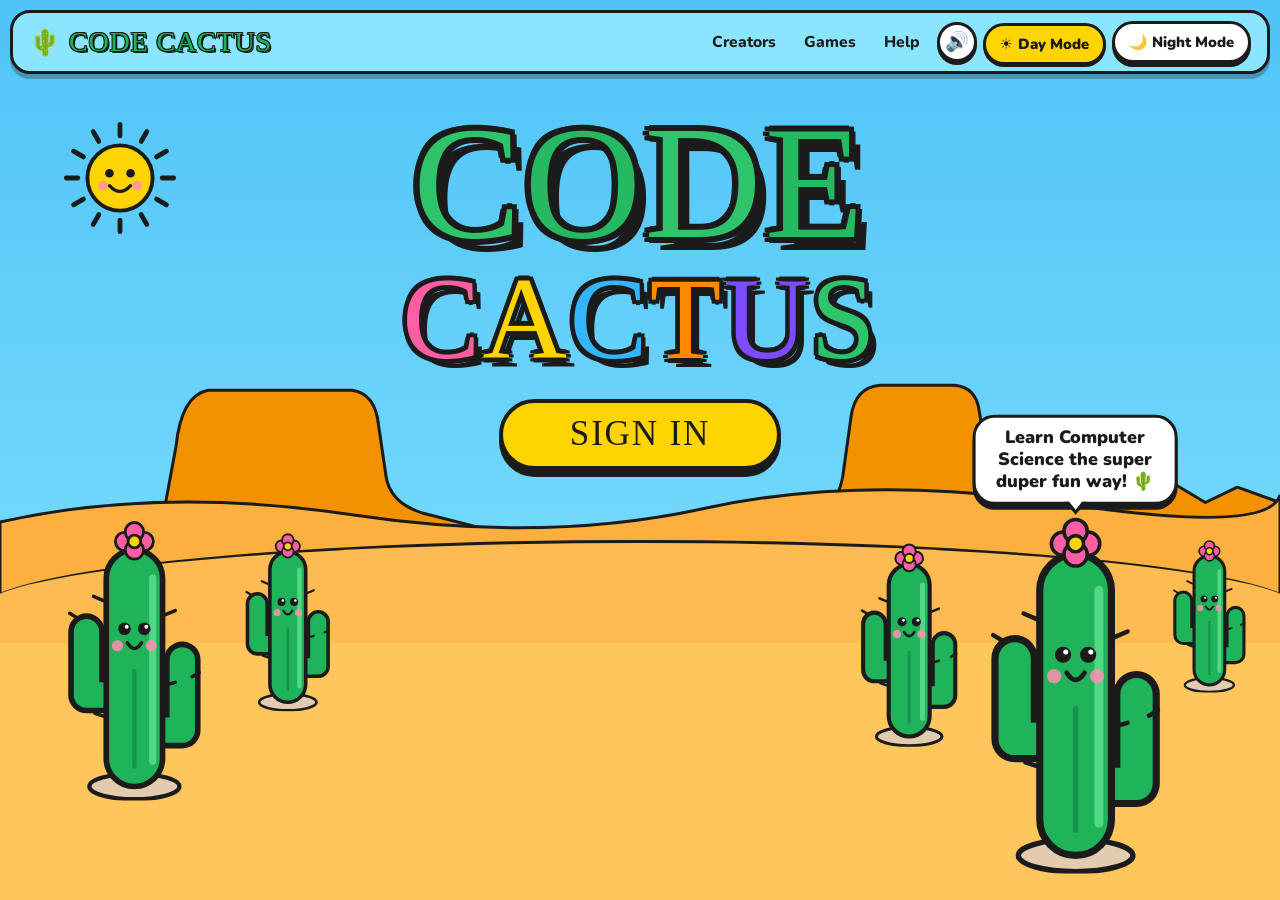
<file: code-cactus.html>
<!DOCTYPE html>
<html lang="en">
<head>
  <meta charset="UTF-8">
  <meta name="viewport" content="width=device-width, initial-scale=1">
  <title>CODE CACTUS</title>
  <link rel="icon" href="data:image/svg+xml,%3Csvg xmlns='http://www.w3.org/2000/svg' viewBox='0 0 100 100'%3E%3Ctext y='.9em' font-size='90'%3E🌵%3C/text%3E%3C/svg%3E">
  <link rel="preconnect" href="https://fonts.googleapis.com">
  <link rel="preconnect" href="https://fonts.gstatic.com" crossorigin>
  <link href="https://fonts.googleapis.com/css2?family=Chewy&family=Fira+Code:wght@600;700&family=Nunito:wght@700;800;900&display=swap" rel="stylesheet">
  <style>
    /* =========================================================
       CODE CACTUS - ALL-IN-ONE STYLESHEET (DAY & NIGHT THEMED)
       ========================================================= */
    @property --sky-top    { syntax: '<color>'; inherits: true; initial-value: #4fc3f7; }
    @property --sky-bottom { syntax: '<color>'; inherits: true; initial-value: #8ae6ff; }

    :root {
      --ink: #1b1b1b;
      --sky-top: #4fc3f7;
      --sky-bottom: #8ae6ff;
      --nav-bg: #8ae6ff;
      --nav-text: #1b1b1b;
      --yellow: #ffd400;
      --green: #1fb35a;
      --orange: #f39200;
      --mesa-color: #f39200;
      --dune-color: #fbb040;
      --ground-top: #fdbb52;
      --ground-bot: #ffc65c;
      --cloud-fill: #ffffff;
      --card-bg: #ffffff;
      --pill-bg: #ffffff;
      --pill-text: #1b1b1b;
      --pink: #ff5fa2;
      --blue: #33b5ff;
      --purple: #7c4dff;
      --teal: #16b4b4;
      --bad: #ff4d6d;
      --nav-h: 64px;
      --bounce: cubic-bezier(.34, 1.56, .64, 1);
      --font-display: "Chewy", "Comic Sans MS", "Chalkboard SE", cursive;
      --font-body: "Nunito", "Trebuchet MS", system-ui, sans-serif;
      --font-mono: "Fira Code", monospace;

      /* Game Page Day Mode Variables */
      --game-page-bg: #fffdf7;
      --game-subbar-bg: #e3f6ff;
      --game-panel-bg: #ffffff;
      --game-panel-alt: #fff8dc;
      --game-soft-text: #4a4a4a;
      --game-cab-bg: linear-gradient(160deg, #e3f6ff 0%, #fff8dc 100%);
      --stage-sky: linear-gradient(180deg, #4fc3f7 0%, #8ae6ff 66%, #f39200 66%, #fdbb52 73%);
      --stage-ground: linear-gradient(180deg, #fdbb52 0%, #f39200 100%);
      --stage-rail: #37474f;
      --stage-link: #1b1b1b;
      --stage-link-new: #ff5fa2;
      --stage-hud-bg: rgba(255, 255, 255, 0.9);
      --stage-hud-text: #1b1b1b;
    }

    body.night-mode {
      --sky-top: #0f0c29;
      --sky-bottom: #302b63;
      --nav-bg: #24244e;
      --nav-text: #ffffff;
      --mesa-color: #3b2d64;
      --dune-color: #4c3b80;
      --ground-top: #31255a;
      --ground-bot: #251b47;
      --cloud-fill: #3d3b6e;
      --card-bg: #fffdf7;
      --pill-bg: #24244e;
      --pill-text: #ffffff;

      /* Game Page Night Mode Variables */
      --game-page-bg: #1a1635;
      --game-subbar-bg: #24244e;
      --game-panel-bg: #26224e;
      --game-panel-alt: #312b63;
      --game-soft-text: #d3caff;
      --game-cab-bg: linear-gradient(160deg, #24204a 0%, #352766 100%);
      --stage-sky:
        radial-gradient(circle at 84% 18%, #fff59d 0 15px, transparent 16px),
        radial-gradient(2px 2px at 12% 18%, #fff, transparent),
        radial-gradient(2px 2px at 33% 28%, #fff, transparent),
        radial-gradient(2px 2px at 55% 12%, #fff, transparent),
        radial-gradient(2px 2px at 70% 32%, #fff, transparent),
        linear-gradient(180deg, #0f0c29 0%, #302b63 66%, #4c3b80 66%, #31255a 73%);
      --stage-ground: linear-gradient(180deg, #31255a 0%, #1d1538 100%);
      --stage-rail: #bcaeff;
      --stage-link: #f3e9ff;
      --stage-link-new: #ffd400;
      --stage-hud-bg: rgba(20, 16, 48, 0.88);
      --stage-hud-text: #ffffff;
    }

    * { box-sizing: border-box; margin: 0; padding: 0; user-select: none; }
    input, textarea, pre, code { user-select: text; -webkit-user-select: text; }
    [hidden] { display: none !important; }

    html, body {
      height: 100%;
      overflow: hidden;
      background: var(--sky-top);
      font-family: var(--font-body);
      color: var(--ink);
      -webkit-tap-highlight-color: transparent;
    }

    button {
      font: inherit;
      color: inherit;
      background: none;
      border: 0;
      cursor: pointer;
    }

    button:focus-visible, input:focus-visible, summary:focus-visible {
      outline: 4px dashed var(--yellow);
      outline-offset: 3px;
    }

    .defs { position: absolute; width: 0; height: 0; overflow: hidden; }

    #app {
      position: fixed;
      inset: 0;
      overflow: hidden;
      background: linear-gradient(180deg, var(--sky-top) 0%, var(--sky-bottom) 100%);
      transition: --sky-top 2.2s ease-in-out, --sky-bottom 2.2s ease-in-out, background 1.1s ease;
    }

    .sunset-glow {
      position: absolute;
      inset: 0;
      background: linear-gradient(180deg, rgba(255, 94, 98, 0.55) 0%, rgba(255, 195, 113, 0.75) 100%);
      opacity: 0;
      pointer-events: none;
      z-index: 1;
      transition: opacity 1.2s ease-in-out;
    }
    body.twilight-flash .sunset-glow { opacity: 1; }

    .outlined {
      text-shadow:
         .04em 0 0 var(--ink), -.04em 0 0 var(--ink),
         0 .04em 0 var(--ink),  0 -.04em 0 var(--ink),
         .03em .03em 0 var(--ink), -.03em .03em 0 var(--ink),
         .03em -.03em 0 var(--ink), -.03em -.03em 0 var(--ink),
         .07em .08em 0 var(--ink);
    }

    /* =========================================================
       SHARED SKY (Sun, Moon, Stars & Left-to-Right Clouds)
       ========================================================= */
    .sky { position: absolute; inset: 0; z-index: 1; overflow: hidden; }

    .stars-layer {
      position: absolute;
      inset: 0;
      pointer-events: none;
      opacity: 0;
      transform: translateY(-25px);
      transition: opacity 2.2s ease-in-out, transform 2.2s ease-in-out;
    }
    body.night-mode .stars-layer {
      opacity: 1;
      transform: translateY(0);
    }
    .star-dot {
      position: absolute;
      color: #ffd400;
      font-size: clamp(1rem, 1.8vw, 1.6rem);
      text-shadow: 0 0 8px rgba(255, 212, 0, 0.8);
      animation: twinkle 2s ease-in-out infinite alternate;
    }
    .shooting-star {
      position: absolute;
      top: 16vh;
      left: 65vw;
      width: 90px;
      height: 4px;
      background: linear-gradient(90deg, #fff, transparent);
      border-radius: 999px;
      transform: rotate(-25deg) scaleX(0);
      opacity: 0;
    }
    body.night-mode .shooting-star {
      animation: shoot 6s ease-in-out 1.2s infinite;
    }
    @keyframes twinkle {
      0% { transform: scale(0.75) rotate(-10deg); opacity: 0.45; }
      100% { transform: scale(1.2) rotate(10deg); opacity: 1; }
    }
    @keyframes shoot {
      0%, 85%, 100% { transform: rotate(-25deg) translateX(0) scaleX(0); opacity: 0; }
      88% { transform: rotate(-25deg) translateX(-40px) scaleX(1); opacity: 1; }
      94% { transform: rotate(-25deg) translateX(-220px) scaleX(0.2); opacity: 0; }
    }

    .sun, .moon {
      position: absolute;
      left: 4vw;
      top: calc(var(--nav-h) + 5vh);
      width: clamp(74px, 11vw, 138px);
      z-index: 2;
      transition: transform 2.2s cubic-bezier(.34, 1.3, .64, 1), opacity 1.8s ease-in-out;
      transform-origin: 45vw 75vh;
    }
    .sun svg, .moon svg { display: block; width: 100%; height: auto; overflow: visible; }
    #sunRays { transform-origin: 60px 60px; animation: spin 24s linear infinite; }
    .sun:hover svg, .moon:hover svg { animation: jelly .6s; }
    .sun.wink svg, .moon.wink svg { animation: sunHop .8s var(--bounce); }

    body.night-mode .sun {
      transform: rotate(110deg) scale(0.4);
      opacity: 0;
      pointer-events: none;
    }
    .moon {
      transform: rotate(-110deg) scale(0.4);
      opacity: 0;
      pointer-events: none;
    }
    body.night-mode .moon {
      transform: rotate(0deg) scale(1);
      opacity: 1;
      pointer-events: auto;
    }

    @keyframes spin { to { transform: rotate(360deg); } }
    @keyframes sunHop {
      0%   { transform: scale(1); }
      35%  { transform: scale(1.25) rotate(-12deg); }
      70%  { transform: scale(.92) rotate(8deg); }
      100% { transform: scale(1) rotate(0); }
    }

    .cloud {
      position: absolute;
      top: var(--top);
      left: -30vw;
      width: max(var(--w), 115px);
      pointer-events: none;
      animation: drift var(--dur) linear var(--delay) infinite;
      z-index: 2;
    }
    .cloud svg { display: block; width: 100%; height: auto; animation: bob 6s ease-in-out infinite alternate; }
    #cloud path.cloud-body { fill: var(--cloud-fill); transition: fill 2.2s ease-in-out; }

    @keyframes drift { to { transform: translateX(175vw); } }
    @keyframes bob   { to { transform: translateY(10px); } }

    /* =========================================================
       TASKBAR / NAV BAR (All Links Styled Identically & Responsive)
       ========================================================= */
    .nav {
      position: fixed;
      top: 10px; left: 10px; right: 10px;
      height: var(--nav-h);
      z-index: 50;
      display: flex;
      align-items: center;
      justify-content: space-between;
      gap: 8px;
      padding: 0 14px 0 16px;
      background: var(--nav-bg);
      border: 3px solid var(--ink);
      border-radius: 20px;
      box-shadow: 0 5px 0 rgba(27, 27, 27, .28);
      transition: background 2s ease-in-out;
    }

    .logo { display: flex; align-items: center; gap: 8px; white-space: nowrap; flex-shrink: 0; }
    .logo-icon { font-size: 1.6rem; display: inline-block; }
    .logo-text {
      font-family: var(--font-display);
      font-size: clamp(1.1rem, 2.8vw, 1.75rem);
      color: var(--green);
      letter-spacing: .03em;
    }
    .logo:hover .logo-icon { animation: wiggle .5s; }
    .logo.hop { animation: jelly .6s; }

    .nav-right {
      display: flex;
      align-items: center;
      gap: 6px;
      flex-wrap: nowrap;
      overflow-x: auto;
      scrollbar-width: none;
      padding: 4px 2px;
    }
    .nav-right::-webkit-scrollbar { display: none; }

    .nav-link {
      font-weight: 800;
      font-size: 0.98rem;
      color: var(--nav-text);
      padding: 7px 11px;
      border-radius: 999px;
      transition: background .15s, transform .15s var(--bounce), color 1.5s;
      white-space: nowrap;
      flex-shrink: 0;
    }
    .nav-link:hover {
      background: rgba(255, 255, 255, .45);
      transform: translateY(-2px) rotate(-2deg);
    }
    .nav-link:active {
      transform: translateY(1px) scale(.96);
    }

    .icon-btn {
      width: 40px; height: 40px;
      font-size: 1.2rem;
      border-radius: 50%;
      border: 3px solid var(--ink);
      background: #fff;
      color: var(--ink);
      box-shadow: 0 3px 0 var(--ink);
      transition: transform .15s var(--bounce);
      flex-shrink: 0;
    }
    .icon-btn:hover { transform: scale(1.12) rotate(-6deg); }
    .icon-btn:active { transform: scale(.92); }

    .mode-switch-group {
      display: flex;
      align-items: center;
      gap: 6px;
      flex-shrink: 0;
    }

    .btn-mode {
      font-weight: 900;
      font-size: 0.92rem;
      padding: 7px 14px;
      background: #ffffff;
      color: var(--ink);
      border: 3px solid var(--ink);
      border-radius: 999px;
      box-shadow: 0 4px 0 var(--ink);
      transition: transform .12s, box-shadow .12s, background .25s;
      white-space: nowrap;
      display: flex;
      align-items: center;
      gap: 5px;
      flex-shrink: 0;
    }
    .btn-mode:hover { transform: translateY(-2px); box-shadow: 0 6px 0 var(--ink); }
    .btn-mode:active, .btn-mode.active-mode {
      background: var(--yellow);
      transform: translateY(2px);
      box-shadow: 0 2px 0 var(--ink);
    }

    .btn-small {
      font-weight: 900;
      font-size: 0.92rem;
      padding: 7px 14px;
      background: var(--pink);
      color: #fff;
      border: 3px solid var(--ink);
      border-radius: 999px;
      box-shadow: 0 4px 0 var(--ink);
      transition: transform .12s, box-shadow .12s;
      white-space: nowrap;
      display: none;
      flex-shrink: 0;
    }
    .btn-small.visible { display: inline-flex; align-items: center; gap: 4px; }
    .btn-small:hover { transform: translateY(-2px); box-shadow: 0 6px 0 var(--ink); }
    .btn-small:active { transform: translateY(3px); box-shadow: 0 1px 0 var(--ink); }

    @media (max-width: 780px) {
      .mode-label { display: none; }
      .btn-mode, .btn-small { padding: 7px 10px; }
      .nav-link { font-size: 0.9rem; padding: 6px 9px; }
    }
    @media (max-width: 560px) {
      .nav { padding: 0 10px; gap: 4px; }
      .logo-text { display: none; }
      .logo-icon { font-size: 1.75rem; }
      .nav-link { font-size: 0.84rem; padding: 5px 8px; }
      .icon-btn { width: 34px; height: 34px; font-size: 1rem; }
      .btn-mode, .btn-small { padding: 6px 8px; font-size: 0.84rem; }
      .nav-right { gap: 4px; }
    }

    /* =========================================================
       FULL-VIEW PAGES + RIGID FIXED LAYERS
       ========================================================= */
    .page {
      position: absolute;
      inset: 0;
      z-index: 3;
      overflow: hidden;
      visibility: hidden;
      pointer-events: none;
    }
    .page.active {
      visibility: visible;
      pointer-events: auto;
    }

    .layer {
      position: absolute;
      pointer-events: none;
    }
    .page button, .letter, .card, .page input, .page summary { pointer-events: auto; }

    .mesas, .dunes { left: 0; right: 0; }
    .mesas svg, .dunes svg { display: block; width: 100%; height: 100%; }

    /* ---------- Welcome (Desert) Scene ---------- */
    .mesas  { bottom: 30vh; height: 34vh; }
    .mesas path { fill: var(--mesa-color); transition: fill 2.2s ease-in-out; }
    .dunes  { bottom: 33vh; height: 16vh; }
    .dunes path { fill: var(--dune-color); transition: fill 2.2s ease-in-out; }
    .ground-welcome {
      left: -20px; right: -20px; bottom: 0; height: 40vh;
      background: linear-gradient(var(--ground-top) 0 28%, var(--ground-bot) 28%);
      border-top: 3px solid var(--ink);
      border-radius: 50% 50% 0 0 / 70px 70px 0 0;
      transition: background 2.2s ease-in-out;
    }
    .fg { inset: 0; }

    .cactus {
      position: absolute;
      left: var(--left, auto);
      right: var(--right, auto);
      bottom: var(--bottom, 0);
      width: max(var(--w), 54px);
    }
    .cactus svg { display: block; width: 100%; height: auto; overflow: visible; transform-origin: 50% 100%; animation: sway 4s ease-in-out infinite alternate; }
    .cactus:nth-child(2n) svg { animation-duration: 5s; animation-delay: -1.5s; }
    .cactus:nth-child(3n) svg { animation-duration: 3.4s; animation-delay: -2.2s; }
    .cactus:hover svg { animation: wiggle .5s ease-in-out infinite; }
    .cactus svg.boing { animation: boing .7s var(--bounce); }

    @keyframes sway   { from { transform: rotate(-1.6deg); } to { transform: rotate(1.6deg); } }
    @keyframes wiggle { 0%,100% { transform: rotate(0); } 25% { transform: rotate(-5deg); } 75% { transform: rotate(5deg); } }
    @keyframes boing {
      0%   { transform: scale(1, 1); }
      20%  { transform: scale(1.25, .7); }
      45%  { transform: scale(.82, 1.25); }
      70%  { transform: scale(1.08, .94); }
      100% { transform: scale(1, 1); }
    }

    /* ---------- Hero (Title + Sign In Button) ---------- */
    .hero {
      left: 0; right: 0;
      top: calc(var(--nav-h) + 4vh + 10px);
      display: flex;
      flex-direction: column;
      align-items: center;
      text-align: center;
      z-index: 10;
    }
    .title {
      display: flex;
      flex-direction: column;
      align-items: center;
      font-family: var(--font-display);
      font-weight: 400;
      margin-bottom: 2.8vh;
    }

    .t-coms    { display: block; font-size: clamp(4rem, min(15vw, 18vh), 10.5rem); line-height: .9; letter-spacing: .02em; color: #2fc46b; }
    .t-dummies { display: block; font-size: clamp(2.8rem, min(11vw, 13vh), 7.8rem); line-height: .95; letter-spacing: .02em; color: #ff5fa2; margin-top: 0.06em; }

    .letter { display: inline-block; cursor: pointer; }
    .glyph  { display: inline-block; transform-origin: 50% 80%; }
    .letter:hover .glyph { animation: jelly .6s; }
    .letter.hop .glyph   { animation: hop .6s var(--bounce); }

    @keyframes jelly {
      0%   { transform: scale(1, 1); }
      30%  { transform: scale(1.25, .8); }
      50%  { transform: scale(.85, 1.2) translateY(-6%); }
      70%  { transform: scale(1.1, .95); }
      100% { transform: scale(1, 1); }
    }
    @keyframes hop {
      0%   { transform: translateY(0) rotate(0); }
      40%  { transform: translateY(-28%) rotate(-10deg); }
      100% { transform: translateY(0) rotate(0); }
    }

    .btn-big {
      font-family: var(--font-display);
      font-size: clamp(1.5rem, 3.2vw, 2.2rem);
      letter-spacing: .05em;
      padding: .3em 1.9em .35em;
      background: var(--yellow);
      color: var(--ink);
      border: 4px solid var(--ink);
      border-radius: 999px;
      box-shadow: 0 7px 0 var(--ink);
      transition: transform .12s, box-shadow .12s;
      animation: nudge 3.2s ease-in-out 1.5s infinite;
    }
    .btn-big:hover  { transform: translateY(-3px) scale(1.06); box-shadow: 0 10px 0 var(--ink); animation: none; }
    .btn-big:active { transform: translateY(5px) scale(.97);   box-shadow: 0 2px 0 var(--ink); animation: none; }
    .btn-big.squish { animation: squish .5s var(--bounce) forwards; }

    @keyframes nudge {
      0%, 82%, 100% { transform: scale(1) rotate(0); }
      86% { transform: scale(1.08) rotate(-3deg); }
      90% { transform: scale(1.08) rotate(3deg); }
      94% { transform: scale(1.04) rotate(-2deg); }
    }
    @keyframes squish {
      0%   { transform: scale(1); }
      35%  { transform: scale(1.18, .8); }
      100% { transform: scale(1.1); }
    }

    /* ---------- Main Topics Page ---------- */
    .content {
      position: absolute;
      top: calc(var(--nav-h) + 10px);
      left: 0; right: 0; bottom: 0;
      padding: 3vh 5vw 14vh;
      overflow-y: auto;
      display: flex;
      flex-direction: column;
      align-items: center;
      text-align: center;
      pointer-events: auto;
      z-index: 4;
      overscroll-behavior: contain;
      -webkit-overflow-scrolling: touch;
    }
    .content > * { flex-shrink: 0; }

    .hello {
      font-family: var(--font-display);
      font-weight: 400;
      font-size: clamp(2.5rem, 7.5vw, 5.2rem);
      line-height: 1.05;
      color: #ffd400;
    }
    .hello-sub {
      font-weight: 900;
      font-size: clamp(1rem, 2.2vw, 1.35rem);
      background: var(--pill-bg);
      color: var(--pill-text);
      border: 3px solid var(--ink);
      border-radius: 20px;
      padding: .4em 1.1em;
      margin: 1.2vh 0 3vh;
      box-shadow: 0 4px 0 var(--ink);
      transition: background 1.8s ease-in-out, color 1.8s ease-in-out;
    }

    .cards {
      width: 100%;
      max-width: 1120px;
      display: grid;
      grid-template-columns: repeat(auto-fit, minmax(210px, 1fr));
      gap: 22px;
      padding-bottom: 4vh;
    }
    .card {
      position: relative;
      display: flex;
      flex-direction: column;
      align-items: center;
      justify-content: center;
      gap: 10px;
      padding: 26px 16px 24px;
      background: var(--card-bg);
      color: var(--ink);
      border: 4px solid var(--ink);
      border-radius: 30px;
      box-shadow: 0 8px 0 var(--ink);
      transition: transform .15s var(--bounce), box-shadow .15s;
    }
    .card-num {
      position: absolute;
      top: 12px;
      left: 14px;
      font-weight: 900;
      font-size: 0.85rem;
      background: var(--yellow);
      border: 2.5px solid var(--ink);
      border-radius: 999px;
      padding: 2px 9px;
      box-shadow: 0 2px 0 var(--ink);
    }
    .card-icon {
      display: grid;
      place-items: center;
      width: 88px; height: 88px;
      font-size: 2.8rem;
      background: var(--c);
      border: 4px solid var(--ink);
      border-radius: 50%;
    }
    .card-title { font-family: var(--font-display); font-size: 1.6rem; margin-top: 4px; line-height: 1.15; }
    @media (hover: hover) {
      .card:hover  { transform: translateY(-8px) rotate(-1.5deg); box-shadow: 0 14px 0 var(--ink); }
      .card:nth-child(2n):hover { transform: translateY(-8px) rotate(1.5deg); }
      .card:hover .card-icon { animation: wiggle .5s ease-in-out infinite; }
    }
    .card:active { transform: translateY(5px) scale(.98); box-shadow: 0 3px 0 var(--ink); }

    /* Floating Poppable Balloons */
    .balloon {
      position: absolute;
      left: var(--x);
      bottom: -26vh;
      width: 66px; height: 92px;
      z-index: 6;
      animation: rise var(--dur) linear var(--delay) infinite;
    }
    .b-body {
      position: relative;
      display: block;
      width: 100%; height: 100%;
      background: var(--c);
      border: 4px solid var(--ink);
      border-radius: 50% 50% 48% 48% / 56% 56% 44% 44%;
      animation: balloonSway 3s ease-in-out infinite alternate;
      transform-origin: 50% 130%;
    }
    .b-body::before {
      content: ""; position: absolute; left: 14px; top: 12px;
      width: 12px; height: 20px; border-radius: 50%;
      background: rgba(255, 255, 255, .75); transform: rotate(18deg);
    }
    .balloon::after {
      content: ""; position: absolute; left: 50%; top: 100%;
      width: 3px; height: 64px; margin-left: -1px; background: var(--ink);
    }
    .balloon.popped { visibility: hidden; pointer-events: none; }

    @keyframes rise { from { transform: translateY(0); } to { transform: translateY(-150vh); } }
    @keyframes balloonSway { from { transform: rotate(-6deg); } to { transform: rotate(6deg); } }

    /* =========================================================
       REPEATING SPEECH BUBBLES (Cactus & Sun/Moon)
       ========================================================= */
    .timed-speech {
      position: fixed;
      z-index: 45;
      pointer-events: none;
      background: #ffffff;
      color: var(--ink);
      border: 3.5px solid var(--ink);
      border-radius: 22px;
      padding: .45em 1em .5em;
      font-family: var(--font-body);
      font-weight: 900;
      font-size: clamp(0.88rem, 1.7vw, 1.12rem);
      line-height: 1.25;
      text-align: center;
      max-width: min(290px, 84vw);
      box-shadow: 0 5px 0 var(--ink);
      opacity: 0;
      transform: translate(-50%, -100%) scale(0);
      transition: transform 0.4s var(--bounce), opacity 0.25s ease;
    }
    .timed-speech.visible {
      opacity: 1;
      transform: translate(-50%, -100%) scale(1);
    }
    .timed-speech.tail-bottom::after {
      content: "";
      position: absolute;
      bottom: -13px;
      left: 50%;
      transform: translateX(-50%);
      border-width: 13px 11px 0;
      border-style: solid;
      border-color: var(--ink) transparent transparent;
    }
    .timed-speech.tail-bottom::before {
      content: "";
      position: absolute;
      bottom: -8px;
      left: 50%;
      transform: translateX(-50%);
      border-width: 10px 8px 0;
      border-style: solid;
      border-color: #ffffff transparent transparent;
      z-index: 1;
    }

    .timed-speech.sun-bubble {
      transform: translate(0, -50%) scale(0);
      transform-origin: 0% 50%;
    }
    .timed-speech.sun-bubble.visible {
      opacity: 1;
      transform: translate(0, -50%) scale(1);
    }
    .timed-speech.sun-bubble::after {
      content: "";
      position: absolute;
      left: -13px;
      top: 50%;
      transform: translateY(-50%);
      border-width: 10px 13px 10px 0;
      border-style: solid;
      border-color: transparent var(--ink) transparent transparent;
    }
    .timed-speech.sun-bubble::before {
      content: "";
      position: absolute;
      left: -8px;
      top: 50%;
      transform: translateY(-50%);
      border-width: 7px 10px 7px 0;
      border-style: solid;
      border-color: transparent #ffffff transparent transparent;
      z-index: 1;
    }

    /* =========================================================
       FULL-VIEW LINKEDLIST EXPRESS GAME (CODE CACTUS THEME)
       ========================================================= */
    .full-page-view {
      position: absolute;
      top: calc(var(--nav-h) + 20px);
      left: 10px;
      right: 10px;
      bottom: 10px;
      background: var(--game-page-bg);
      color: var(--nav-text);
      border: 4px solid var(--ink);
      border-radius: 26px;
      box-shadow: 0 8px 0 rgba(27, 27, 27, 0.28);
      display: flex;
      flex-direction: column;
      overflow: hidden;
      z-index: 10;
      pointer-events: auto;
      transition: background 1.5s ease, color 1.5s ease;
    }

    .game-header {
      position: relative;
      z-index: 25;
      background: var(--yellow);
      color: var(--ink);
      border-bottom: 4px solid var(--ink);
      padding: 10px 20px;
      display: flex;
      align-items: center;
      justify-content: space-between;
      gap: 12px;
      flex-wrap: nowrap;
      flex-shrink: 0;
    }
    body.night-mode .game-header {
      background: #2d265a;
      color: #ffffff;
    }

    .game-brand {
      display: flex;
      align-items: center;
      gap: 10px;
      font-family: var(--font-display);
      font-size: clamp(1.2rem, 2.8vw, 2rem);
      letter-spacing: 0.02em;
      color: inherit;
      white-space: nowrap;
      flex-shrink: 0;
    }
    .game-brand:hover { transform: scale(1.03); }

    .game-subnav {
      display: flex;
      align-items: center;
      gap: 8px;
      flex-wrap: nowrap;
      flex-shrink: 0;
    }
    .g-nav-btn {
      font-weight: 900;
      font-size: 0.92rem;
      padding: 7px 16px;
      border: 3px solid var(--ink);
      border-radius: 999px;
      background: #ffffff;
      color: var(--ink);
      box-shadow: 0 3px 0 var(--ink);
      transition: transform .12s var(--bounce), background .15s, box-shadow .12s;
      white-space: nowrap;
    }
    .g-nav-btn:hover { transform: translateY(-2px); box-shadow: 0 5px 0 var(--ink); }
    .g-nav-btn.on {
      background: var(--pink);
      color: #ffffff;
      transform: translateY(2px);
      box-shadow: 0 1px 0 var(--ink);
    }
    .g-nav-btn.topics-back {
      background: var(--blue);
      color: #ffffff;
    }

    .game-scroll-area {
      position: relative;
      z-index: 1;
      flex: 1;
      overflow-y: auto;
      overflow-x: hidden;
      padding: clamp(14px, 2.5vw, 26px);
      overscroll-behavior: contain;
      -webkit-overflow-scrolling: touch;
    }
    .lle-screen {
      max-width: 1140px;
      margin: 0 auto;
    }

    /* Chunky Cartoon Buttons inside Game */
    .btn {
      font-family: var(--font-display);
      letter-spacing: 0.03em;
      border: 3.5px solid var(--ink);
      border-radius: 999px;
      padding: 10px 24px;
      font-size: 1.15rem;
      background: var(--yellow);
      color: var(--ink);
      box-shadow: 0 5px 0 var(--ink);
      transition: transform .12s var(--bounce), box-shadow .12s, background .15s;
      display: inline-flex;
      align-items: center;
      justify-content: center;
      gap: 6px;
    }
    .btn:hover:not(:disabled) { transform: translateY(-2px) scale(1.03); box-shadow: 0 7px 0 var(--ink); }
    .btn:active:not(:disabled) { transform: translateY(3px); box-shadow: 0 2px 0 var(--ink); }
    .btn:disabled { opacity: 0.48; cursor: default; }
    .btn.green { background: var(--green); color: #ffffff; }
    .btn.pink  { background: var(--pink); color: #ffffff; }
    .btn.blue  { background: var(--blue); color: #ffffff; }
    .btn.ghost {
      font-family: var(--font-body);
      font-weight: 900;
      font-size: 0.96rem;
      background: #ffffff;
      color: var(--ink);
      box-shadow: 0 4px 0 var(--ink);
    }

    /* ---------- Game Home Screen ---------- */
    .lle-hero {
      background: var(--game-panel-alt);
      color: var(--nav-text);
      border: 4px solid var(--ink);
      border-radius: 28px;
      padding: clamp(18px, 3vw, 32px);
      box-shadow: 0 8px 0 var(--ink);
      text-align: left;
    }
    .lle-hero h1 {
      font-family: var(--font-display);
      font-weight: 400;
      font-size: clamp(2rem, 5vw, 3.4rem);
      line-height: 1.05;
      color: var(--green);
      margin-bottom: 10px;
    }
    body.night-mode .lle-hero h1 { color: var(--yellow); }
    .lle-hero p {
      font-size: clamp(1rem, 2vw, 1.18rem);
      font-weight: 800;
      color: var(--game-soft-text);
      max-width: 44em;
    }

    .chain {
      display: flex;
      align-items: center;
      margin: 26px 0 6px;
      overflow-x: auto;
      padding: 10px 4px 18px;
    }
    .mini {
      width: 100px;
      height: 54px;
      border-radius: 14px;
      border: 3.5px solid var(--ink);
      display: flex;
      flex: none;
      position: relative;
      background: var(--c);
      box-shadow: 0 4px 0 var(--ink);
      animation: roll .9s cubic-bezier(.3, 1.2, .5, 1) both;
      animation-delay: var(--d);
    }
    .mini span {
      flex: 1;
      display: grid;
      place-items: center;
      background: #fffdf7;
      color: var(--ink);
      font-family: var(--font-display);
      font-size: 1.25rem;
      border-radius: 10px 0 0 10px;
    }
    .mini i {
      width: 32px;
      display: grid;
      place-items: center;
      border-left: 3.5px solid var(--ink);
    }
    .mini i::after {
      content: '';
      width: 11px;
      height: 11px;
      border-radius: 50%;
      background: var(--ink);
    }
    .mini::before, .mini::after {
      content: '';
      position: absolute;
      bottom: -12px;
      width: 16px;
      height: 16px;
      border-radius: 50%;
      background: #263238;
      border: 3px solid var(--ink);
    }
    .mini::before { left: 12px; }
    .mini::after  { right: 12px; }
    .arr {
      width: 36px;
      height: 4px;
      background: var(--nav-text);
      flex: none;
      position: relative;
      animation: roll .6s both;
      animation-delay: var(--d);
    }
    .arr::after {
      content: '';
      position: absolute;
      right: -2px;
      top: -6px;
      border: 7px solid transparent;
      border-left: 12px solid var(--nav-text);
    }
    .nul {
      font-size: 1.9rem;
      font-weight: 900;
      margin-left: 8px;
      color: var(--nav-text);
      animation: roll .6s both;
      animation-delay: var(--d);
    }
    @keyframes roll {
      from { transform: translateX(-60px); opacity: 0; }
      to   { transform: none; opacity: 1; }
    }

    .choices {
      display: grid;
      grid-template-columns: repeat(auto-fit, minmax(280px, 1fr));
      gap: 20px;
      margin-top: 22px;
    }
    .choice {
      border-radius: 28px;
      padding: 26px;
      color: var(--ink);
      border: 4px solid var(--ink);
      box-shadow: 0 8px 0 var(--ink);
      text-align: left;
      position: relative;
      overflow: hidden;
      min-height: 210px;
      display: flex;
      flex-direction: column;
      justify-content: flex-end;
      transition: transform .15s var(--bounce), box-shadow .15s;
    }
    .choice:hover {
      transform: translateY(-6px) rotate(-1deg);
      box-shadow: 0 13px 0 var(--ink);
    }
    .choice h2 {
      font-family: var(--font-display);
      font-weight: 400;
      margin: 0 0 6px;
      font-size: 2.2rem;
      line-height: 1.05;
    }
    .choice p {
      margin: 0;
      font-size: 1.02rem;
      font-weight: 800;
    }
    .choice.theory {
      background: linear-gradient(155deg, #ffd400 0%, #ff8a00 100%);
    }
    .choice.prac {
      background: linear-gradient(155deg, #2fc46b 0%, #33b5ff 100%);
      color: #ffffff;
    }
    .choice svg {
      position: absolute;
      top: 14px;
      right: 14px;
      width: 96px;
      height: 96px;
    }
    .choice.theory svg.choice-mascot {
      width: 64px;
      height: 112px;
      top: 10px;
      right: 18px;
      overflow: visible;
      transform-origin: 50% 100%;
      animation: sway 4s ease-in-out infinite alternate;
    }

    /* ---------- Cabinets (Theory Panels) ---------- */
    .cab {
      border-radius: 28px;
      background: var(--game-cab-bg);
      color: var(--nav-text);
      border: 4px solid var(--ink);
      box-shadow: 0 8px 0 var(--ink);
      padding: clamp(16px, 3vw, 30px);
    }
    .start {
      max-width: 660px;
      margin: 0 auto;
      text-align: center;
    }
    .theory-mascot {
      width: 78px;
      height: 145px;
      margin: 0 auto 4px;
      display: block;
      overflow: visible;
      transform-origin: 50% 100%;
      animation: sway 4s ease-in-out infinite alternate;
    }
    .start h2 {
      font-family: var(--font-display);
      font-weight: 400;
      font-size: clamp(1.9rem, 4.8vw, 3rem);
      margin: 8px 0 10px;
      line-height: 1.08;
      color: var(--pink);
    }
    body.night-mode .start h2 { color: var(--yellow); }
    .start p {
      font-weight: 800;
      color: var(--game-soft-text);
      margin: 0 0 22px;
      font-size: 1.05rem;
    }

    /* Trivia Gameplay */
    .t-top {
      display: flex;
      justify-content: space-between;
      align-items: center;
      gap: 14px;
      flex-wrap: wrap;
      margin-bottom: 16px;
    }
    .t-top h2 {
      font-family: var(--font-display);
      font-weight: 400;
      margin: 0;
      font-size: clamp(1.7rem, 4.5vw, 2.6rem);
      line-height: 1;
    }
    .t-top h2 small {
      font-family: var(--font-body);
      font-size: 0.58em;
      font-weight: 900;
    }
    .player {
      display: flex;
      align-items: center;
      gap: 10px;
      background: #ffffff;
      color: var(--ink);
      border-radius: 20px;
      padding: 6px 12px 6px 8px;
      border: 3.5px solid var(--ink);
      box-shadow: 0 4px 0 var(--ink);
    }
    .avatar {
      width: 42px;
      height: 42px;
      border-radius: 50%;
      background: var(--yellow);
      border: 2.5px solid var(--ink);
      display: grid;
      place-items: center;
      font-size: 1.35rem;
    }
    .player b { display: block; line-height: 1.1; font-weight: 900; }
    .player small { font-weight: 900; color: var(--green); font-size: 0.9rem; }
    .wedges { width: 58px; height: 58px; margin: -4px 0 -4px 4px; }

    .t-main {
      display: grid;
      grid-template-columns: 1fr 1fr;
      gap: 20px;
    }
    .qcard {
      background: #ffffff;
      color: var(--ink);
      border: 4px solid var(--ink);
      border-radius: 24px;
      overflow: hidden;
      display: flex;
      flex-direction: column;
      min-height: 320px;
      box-shadow: 0 7px 0 var(--ink);
    }
    .qhead {
      display: flex;
      justify-content: space-between;
      align-items: center;
      gap: 12px;
      padding: 10px 16px 10px 20px;
      font-family: var(--font-display);
      font-size: clamp(1.15rem, 2.6vw, 1.65rem);
      background: var(--cc, #33b5ff);
      color: var(--ct, #fff);
      border-bottom: 3.5px solid var(--ink);
    }
    .timer {
      position: relative;
      width: 46px;
      height: 46px;
      border-radius: 50%;
      border: 3px solid var(--ink);
      flex: none;
      display: grid;
      place-items: center;
      font-family: var(--font-body);
      font-size: 1.15rem;
      font-weight: 900;
      background: conic-gradient(#2fc46b var(--a, 360deg), rgba(255,255,255,.45) 0);
      color: var(--ink);
    }
    .timer.low {
      background: conic-gradient(#ff4d6d var(--a, 0deg), rgba(255,255,255,.45) 0);
      color: #fff;
    }
    .qbody {
      padding: 20px 22px;
      text-align: center;
      flex: 1;
      display: flex;
      flex-direction: column;
      justify-content: center;
      gap: 14px;
    }
    .qbody p {
      margin: 0;
      font-size: clamp(1.1rem, 2.2vw, 1.38rem);
      font-weight: 900;
    }
    .after {
      text-align: left;
      background: #fff8dc;
      border: 3px solid var(--ink);
      border-radius: 16px;
      padding: 12px 14px;
      font-size: 0.96rem;
      font-weight: 800;
      box-shadow: 0 4px 0 var(--ink);
    }
    .after b { display: block; font-size: 1.15rem; margin-bottom: 3px; font-family: var(--font-display); letter-spacing: .02em; }
    .after.good b { color: var(--green); }
    .after.nope b { color: var(--bad); }
    .after .btn { margin-top: 10px; padding: 8px 18px; font-size: 1rem; }

    .answers { display: flex; flex-direction: column; gap: 12px; }
    .ans {
      flex: 1;
      min-height: 62px;
      border: 3.5px solid var(--ink);
      border-radius: 18px;
      background: #ffffff;
      color: var(--ink);
      font-weight: 900;
      font-size: clamp(0.98rem, 2vw, 1.14rem);
      padding: 12px 18px;
      text-align: center;
      box-shadow: 0 5px 0 var(--ink);
      transition: transform .12s var(--bounce), background .15s;
    }
    .ans:not(:disabled):hover {
      transform: translateY(-3px);
      background: #fff8dc;
    }
    .ans:disabled { cursor: default; }
    .ans.right {
      background: #a8f0c4;
      color: var(--ink);
    }
    .ans.wrong {
      background: #ffb3c0;
      color: var(--ink);
    }
    .ans.dim { opacity: 0.55; }

    .t-foot {
      margin-top: 14px;
      text-align: center;
      font-weight: 900;
      font-size: 1.05rem;
      min-height: 1.5em;
    }
    .res-grid { display: grid; gap: 10px; margin: 18px 0; }
    .res-row {
      display: flex;
      align-items: center;
      gap: 12px;
      background: var(--game-panel-bg);
      color: var(--nav-text);
      border: 3px solid var(--ink);
      box-shadow: 0 3px 0 var(--ink);
      border-radius: 16px;
      padding: 9px 14px;
      font-weight: 900;
    }
    .res-row i {
      width: 18px;
      height: 18px;
      border-radius: 50%;
      background: var(--cc);
      border: 2.5px solid var(--ink);
    }
    .res-row span { flex: 1; text-align: left; }
    .pips { display: flex; gap: 6px; }
    .pips b {
      width: 15px;
      height: 15px;
      border-radius: 50%;
      background: rgba(128,128,128,.25);
      border: 2px solid var(--ink);
    }
    .pips b.on { background: var(--cc); }
    .big {
      font-family: var(--font-display);
      font-size: clamp(2.8rem, 8vw, 4.5rem);
      color: var(--green);
      line-height: 1;
    }

    /* ---------- Practical: Code the Train ---------- */
    .levels {
      display: flex;
      gap: 10px;
      flex-wrap: wrap;
      margin: 0 0 16px;
    }
    .lv {
      border: 3.5px solid var(--ink);
      background: var(--game-panel-bg);
      color: var(--nav-text);
      border-radius: 18px;
      padding: 8px 16px;
      text-align: left;
      line-height: 1.2;
      box-shadow: 0 4px 0 var(--ink);
      transition: transform .12s var(--bounce), background .15s;
    }
    .lv:hover { transform: translateY(-2px); }
    .lv b { display: block; font-weight: 900; font-size: 0.98rem; }
    .lv small { color: var(--orange); font-size: 0.9rem; font-weight: 900; }
    .lv.on {
      background: var(--yellow);
      color: var(--ink);
      transform: translateY(2px);
      box-shadow: 0 2px 0 var(--ink);
    }
    .lv.on small { color: var(--ink); }

    .p-grid {
      display: grid;
      grid-template-columns: minmax(0, 5fr) minmax(0, 6fr);
      gap: 20px;
      align-items: start;
    }
    .lle-card {
      background: var(--game-panel-bg);
      color: var(--nav-text);
      border: 3.5px solid var(--ink);
      border-radius: 22px;
      padding: 16px 18px;
      box-shadow: 0 6px 0 var(--ink);
    }
    .p-right .task {
      margin-top: 14px;
    }
    .steps { display: flex; gap: 6px; margin-bottom: 8px; }
    .steps i {
      width: 28px;
      height: 9px;
      border-radius: 999px;
      background: rgba(128,128,128,0.3);
      border: 2px solid var(--ink);
    }
    .steps i.done { background: var(--green); }
    .steps i.now  { background: var(--yellow); }

    .task h3 {
      font-family: var(--font-display);
      font-weight: 400;
      margin: 0 0 4px;
      font-size: 1.45rem;
      line-height: 1.15;
    }
    .task p {
      margin: 0;
      font-weight: 800;
      color: var(--game-soft-text);
      font-size: 0.98rem;
    }
    .sl {
      margin-top: 10px;
      font-family: var(--font-mono);
      font-size: 0.8rem;
      background: var(--game-panel-alt);
      color: var(--nav-text);
      border: 2.5px solid var(--ink);
      border-radius: 12px;
      padding: 8px 10px;
      word-break: break-word;
    }
    .sl em { font-style: normal; opacity: 0.78; }

    .editor {
      margin-top: 0;
      background: #191533;
      border-radius: 22px;
      border: 3.5px solid var(--ink);
      box-shadow: 0 6px 0 var(--ink);
      overflow: hidden;
      color: #efe9ff;
      font-family: var(--font-mono);
      font-size: 0.88rem;
    }
    .editor details { border-bottom: 2px solid #3a2680; }
    .editor summary {
      padding: 10px 14px;
      cursor: pointer;
      color: var(--yellow);
      font-family: var(--font-body);
      font-weight: 900;
      font-size: 0.92rem;
    }
    .setup {
      margin: 0;
      padding: 6px 14px 12px;
      white-space: pre;
      overflow-x: auto;
      color: #b9a9f5;
      font-size: 0.8rem;
      line-height: 1.45;
    }
    .code { padding: 10px 0; overflow-x: auto; }
    .ln { display: flex; min-height: 2.1em; align-items: center; white-space: pre; }
    .ln .no {
      width: 38px;
      text-align: right;
      padding-right: 12px;
      color: #7d6bc0;
      flex: none;
      user-select: none;
    }
    .ln .tx { flex: 1; display: flex; align-items: center; padding-right: 10px; }
    .ln.dim { color: #a799e6; }
    .ln.ok  { background: rgba(47, 196, 107, .16); box-shadow: inset 4px 0 #2fc46b; }
    .ln.cur { background: rgba(255, 212, 0, .14); box-shadow: inset 4px 0 var(--yellow); }
    .ln .k  { color: #ff7eb9; }
    .ln .t  { color: #7cd7ff; }
    .ln .c  { color: #8c7ec0; }
    .ln .n  { color: #ffd400; }

    .cin {
      flex: 1;
      min-width: 170px;
      background: rgba(255, 255, 255, 0.08);
      border: 0;
      border-bottom: 2.5px dashed var(--yellow);
      border-radius: 6px 6px 0 0;
      color: #ffffff;
      font: inherit;
      padding: 4px 8px;
      outline-offset: 2px;
    }
    .cin::placeholder { color: rgba(255, 255, 255, 0.45); }
    .cin:disabled { opacity: 0.5; }

    .ed-bar {
      display: flex;
      gap: 8px;
      padding: 10px 12px;
      border-top: 2px solid #3a2680;
      flex-wrap: wrap;
      background: #110d26;
    }
    .ed-bar .btn {
      padding: 7px 15px;
      font-size: 0.94rem;
      box-shadow: 0 3px 0 var(--ink);
    }

    .fb {
      margin-top: 12px;
      border-radius: 18px;
      padding: 11px 14px;
      font-size: 0.96rem;
      font-weight: 800;
      min-height: 3.1em;
      background: var(--game-panel-bg);
      color: var(--nav-text);
      border: 3.5px solid var(--ink);
      box-shadow: 0 4px 0 var(--ink);
    }
    .fb.ok   { background: #d4f8e2; color: var(--ink); }
    .fb.bad  { background: #ffd6de; color: var(--ink); }
    .fb.info { background: var(--game-panel-alt); }
    .fb.shake { animation: shake .35s; }
    @keyframes shake {
      25% { transform: translateX(-6px); }
      75% { transform: translateX(6px); }
    }

    .slidebox {
      margin-top: 12px;
      background: var(--game-panel-bg);
      border: 3px solid var(--ink);
      border-radius: 16px;
      padding: 10px 14px;
      box-shadow: 0 4px 0 var(--ink);
    }
    .slidebox summary {
      cursor: pointer;
      font-weight: 900;
      color: var(--nav-text);
    }
    .slidebox pre {
      margin: 8px 0 0;
      font-family: var(--font-mono);
      font-size: 0.8rem;
      white-space: pre-wrap;
      color: var(--nav-text);
    }

    /* ---------- Train Stage (Day & Night Adaptive) ---------- */
    .stagewrap {
      width: 100%;
      border-radius: 24px;
      overflow: hidden;
      border: 4px solid var(--ink);
      box-shadow: 0 8px 0 var(--ink);
      background: #1b0f47;
      position: relative;
    }
    .stage {
      position: relative;
      width: 900px;
      height: 330px;
      transform-origin: top left;
      overflow: hidden;
      background: var(--stage-sky);
      transition: background 1.5s ease;
    }
    .stage-ground {
      position: absolute;
      left: 0; right: 0; top: 240px; bottom: 0;
      background: var(--stage-ground);
      border-top: 3px solid var(--ink);
    }
    .rail {
      position: absolute;
      left: 0; right: 0; top: 0; height: 6px;
      background: var(--stage-rail);
      box-shadow: 0 3px 0 var(--ink);
    }
    .sleepers {
      position: absolute;
      left: 0; right: 0; top: 6px; height: 12px;
      background: repeating-linear-gradient(90deg, #5d4037 0 14px, transparent 14px 34px);
    }
    .train { position: absolute; inset: 0; }
    .carts { position: absolute; inset: 0; }
    .loco  { position: absolute; left: 6px; top: 150px; width: 150px; height: 92px; }

    .cart {
      position: absolute;
      left: 0; top: 0;
      width: 112px; height: 80px;
      transition: transform .85s cubic-bezier(.34, 1.25, .5, 1), opacity .5s, scale .5s;
    }
    .cbody {
      height: 56px;
      display: flex;
      border: 3.5px solid var(--ink);
      border-radius: 12px;
      background: var(--c);
      box-shadow: 0 4px 0 rgba(0,0,0,.3);
    }
    .ce {
      width: 70px;
      display: grid;
      place-items: center;
      background: #fffdf7;
      color: var(--ink);
      font-family: var(--font-display);
      font-size: 1.35rem;
      border-radius: 8px 0 0 8px;
    }
    .ce.empty {
      color: #888;
      font-family: var(--font-body);
      font-weight: 800;
      background: repeating-linear-gradient(45deg, #fffdf7 0 6px, #ece4d0 6px 12px);
    }
    .cn {
      flex: 1;
      display: grid;
      place-items: center;
      border-left: 3.5px solid var(--ink);
    }
    .dot {
      width: 12px; height: 12px;
      border-radius: 50%;
      background: var(--ink);
      display: block;
    }
    .cart.unset .dot {
      background: transparent;
      border: 2.5px dashed var(--ink);
    }
    .wh b {
      position: absolute;
      bottom: 0;
      width: 20px; height: 20px;
      border-radius: 50%;
      background: #263238;
      border: 3.5px solid var(--ink);
    }
    .wh b:first-child { left: 14px; }
    .wh b:last-child  { right: 14px; }
    .cart.coupled::after {
      content: '';
      position: absolute;
      left: 100%; top: 46px;
      width: 38px; height: 7px;
      background: var(--ink);
    }
    .cart.lost .cbody { filter: grayscale(1) brightness(.65); }
    .cart.poof { opacity: 0; scale: .15; }
    .lostlbl {
      position: absolute;
      font-weight: 900;
      background: var(--bad);
      color: #ffffff;
      border: 3px solid var(--ink);
      border-radius: 12px;
      padding: 4px 12px;
      font-size: 1rem;
      box-shadow: 0 4px 0 var(--ink);
      pointer-events: none;
    }
    .tag {
      position: absolute;
      left: 0; top: 0;
      transition: transform .8s cubic-bezier(.34, 1.2, .5, 1), opacity .4s;
      font-family: var(--font-mono);
      font-weight: 700;
      font-size: 0.84rem;
      padding: 3px 10px;
      border-radius: 10px;
      border: 2.5px solid var(--ink);
      background: var(--tc);
      color: var(--ink);
      white-space: nowrap;
      box-shadow: 0 3px 0 var(--ink);
    }
    .tag::after {
      content: '';
      position: absolute;
      left: 14px;
      border: 6px solid transparent;
    }
    .tag.above::after { top: 100%; border-top-color: var(--ink); }
    .tag.below::after { bottom: 100%; border-bottom-color: var(--ink); }
    .tag.head   { --tc: #ffd400; }
    .tag.tail   { --tc: #33b5ff; }
    .tag.newest { --tc: #ff5fa2; color: #fff; }
    .tag.old    { --tc: #ff8a00; }

    .parcel, .sizebox {
      position: absolute;
      top: 12px;
      background: var(--stage-hud-bg);
      border: 3px solid var(--ink);
      color: var(--stage-hud-text);
      border-radius: 14px;
      padding: 4px 12px;
      font-family: var(--font-mono);
      font-weight: 700;
      font-size: 0.9rem;
      box-shadow: 0 3px 0 var(--ink);
      transition: opacity .4s;
    }
    .parcel  { left: 12px; }
    .sizebox { right: 12px; }
    .parcel b  { color: var(--pink); }
    .sizebox b { color: var(--green); display: inline-block; transition: transform .3s; }
    body.night-mode .parcel b, body.night-mode .sizebox b { color: var(--yellow); }
    .sizebox b.bump { transform: scale(1.6); }

    .links {
      position: absolute;
      inset: 0;
      width: 900px;
      height: 330px;
      pointer-events: none;
    }
    .lnk {
      fill: none;
      stroke: var(--stage-link);
      stroke-width: 4;
      stroke-linecap: round;
    }
    .lnk.new {
      stroke: var(--stage-link-new);
      stroke-width: 4.5;
    }
    .nulg {
      font-size: 30px;
      font-weight: 900;
      fill: var(--stage-link);
      font-family: serif;
    }
    .ghost {
      position: absolute;
      left: 0; top: 0;
      background: var(--yellow);
      color: var(--ink);
      font-family: var(--font-display);
      font-size: 1.2rem;
      border-radius: 10px;
      padding: 2px 12px;
      z-index: 5;
      border: 3px solid var(--ink);
      box-shadow: 0 3px 0 var(--ink);
    }

    /* Stage "WELL DONE" Banner that appears when the train leaves */
    .stage-welldone {
      position: absolute;
      inset: 0;
      display: grid;
      place-items: center;
      pointer-events: none;
      opacity: 0;
      transform: scale(0.5);
      transition: opacity .45s ease, transform .5s var(--bounce);
      z-index: 8;
    }
    .stage-welldone.show {
      opacity: 1;
      transform: scale(1);
    }
    .stage-welldone span {
      font-family: var(--font-display);
      font-size: 4.6rem;
      color: var(--yellow);
      background: rgba(27, 27, 27, 0.78);
      border: 4px solid var(--ink);
      border-radius: 30px;
      padding: 6px 32px 10px;
      box-shadow: 0 8px 0 var(--ink);
    }

    .stage.leaving .tags,
    .stage.leaving .links,
    .stage.leaving .parcel,
    .stage.leaving .sizebox { opacity: 0; }
    .tags, .links { transition: opacity .3s; }

    .puff {
      position: absolute;
      width: 24px; height: 24px;
      border-radius: 50%;
      background: #ffffff;
      border: 2px solid var(--ink);
      animation: puff 1.5s ease-out forwards;
    }
    @keyframes puff {
      from { opacity: .95; transform: translate(0, 0) scale(.5); }
      to   { opacity: 0; transform: translate(14px, -70px) scale(2.3); }
    }
    .toot {
      position: absolute;
      background: #ffffff;
      color: var(--ink);
      border: 3px solid var(--ink);
      box-shadow: 0 4px 0 var(--ink);
      font-family: var(--font-display);
      font-size: 1.25rem;
      padding: 3px 14px;
      border-radius: 14px;
      left: 20px; top: 108px;
      animation: roll .3s both;
    }
    .legend {
      display: flex;
      gap: 14px;
      flex-wrap: wrap;
      margin-top: 12px;
      font-size: 0.9rem;
      font-weight: 800;
      color: var(--game-soft-text);
    }
    .legend span { display: flex; align-items: center; gap: 6px; }
    .legend i { width: 16px; height: 16px; border-radius: 4px; display: block; border: 2px solid var(--ink); }

    /* In-Page Full-View "WELL DONE" Panel (No Fixed Popup Modal) */
    .wincard {
      position: relative;
      max-width: 680px;
      margin: 10px auto;
      text-align: center;
      border-radius: 30px;
      padding: 28px 24px;
      background: var(--game-cab-bg);
      color: var(--nav-text);
      border: 4px solid var(--ink);
      box-shadow: 0 10px 0 var(--ink);
      animation: popIn .55s var(--bounce) both;
      overflow: hidden;
    }
    .wincard h2 {
      font-family: var(--font-display);
      font-weight: 400;
      font-size: clamp(2.8rem, 9vw, 4.6rem);
      margin: 0;
      line-height: 1;
      color: var(--yellow);
      letter-spacing: .02em;
    }
    .stars {
      font-size: 2.4rem;
      letter-spacing: 6px;
      margin: 8px 0;
      color: var(--yellow);
      text-shadow: 0 3px 0 var(--ink);
    }
    .stars .off { color: rgba(128,128,128,.35); }
    .recap {
      text-align: left;
      background: #191533;
      border: 3.5px solid var(--ink);
      border-radius: 18px;
      padding: 14px 16px;
      font-family: var(--font-mono);
      font-size: 0.86rem;
      white-space: pre;
      overflow-x: auto;
      margin: 14px 0 18px;
      color: #efe9ff;
      box-shadow: 0 4px 0 var(--ink);
    }
    .wbtns {
      display: flex;
      gap: 12px;
      justify-content: center;
      flex-wrap: wrap;
    }
    .confetti i {
      position: absolute;
      top: -14px;
      width: 10px;
      height: 16px;
      border: 1.5px solid var(--ink);
      animation: fall linear forwards;
    }
    @keyframes fall { to { transform: translateY(650px) rotate(720deg); } }

    @media (max-width: 860px) {
      .t-main { grid-template-columns: 1fr; }
      .p-grid { grid-template-columns: 1fr; }
      .p-right { order: -1; }
      .choice svg { width: 76px; height: 76px; }
      .choice.theory svg.choice-mascot { width: 52px; height: 92px; }
    }
    @media (max-width: 640px) {
      .full-page-view {
        top: calc(var(--nav-h) + 14px);
        left: 6px;
        right: 6px;
        bottom: 6px;
        border-radius: 20px;
      }
      .game-header { padding: 8px 12px; }
      .g-nav-btn { padding: 6px 11px; font-size: 0.84rem; }
    }

    /* =========================================================
       ENTER / LEAVE PAGE ANIMATIONS
       ========================================================= */
    .pop, .grow { transform-origin: 50% 100%; }

    .page.enter .pop    { animation: popIn .7s var(--bounce) var(--d, 0s) both; }
    .page.enter .grow   { animation: growUp .8s var(--bounce) var(--d, 0s) both; }
    .page.enter .letter { animation: dropIn 0.9s ease-out calc(var(--i, 0) * .06s) both; }

    @keyframes popIn {
      0%   { transform: scale(0) rotate(-10deg); opacity: 0; }
      70%  { transform: scale(1.06) rotate(1deg); opacity: 1; }
      100% { transform: scale(1) rotate(0); opacity: 1; }
    }
    @keyframes growUp {
      0%   { transform: scale(.4, 0); opacity: 0; }
      60%  { opacity: 1; }
      100% { transform: scale(1, 1); opacity: 1; }
    }
    @keyframes dropIn {
      0%   { transform: translateY(-90vh) rotate(-35deg) scale(.6); opacity: 0; }
      55%  { transform: translateY(2vh) rotate(6deg) scale(1.05); opacity: 1; }
      75%  { transform: translateY(-1vh) rotate(-3deg); opacity: 1; }
      100% { transform: translateY(0) rotate(0); opacity: 1; }
    }

    .page.leaving .pop    { animation: popOut .45s ease-in both; }
    .page.leaving .grow   { animation: sinkOut .6s ease-in calc(var(--k, 0) * .06s) both; }
    .page.leaving .letter { animation: flyOut .75s cubic-bezier(.5, -.4, .9, .5) calc(var(--i, 0) * .03s) both; }

    @keyframes popOut  { to { transform: scale(0) rotate(12deg); opacity: 0; } }
    @keyframes sinkOut { to { transform: translateY(130%) rotate(var(--rot, 10deg)); opacity: 1; } }
    @keyframes flyOut  { to { transform: translate(var(--dx, 0), -130vh) rotate(var(--rot, 180deg)); opacity: 1; } }

    /* =========================================================
       SWEEPING COLOR-BAND TRANSITION CURTAIN
       ========================================================= */
    #curtain {
      position: fixed;
      inset: 0;
      z-index: 100;
      pointer-events: none;
      overflow: hidden;
    }
    #curtain .band {
      position: absolute;
      left: -5vw;
      width: 110vw;
      background: var(--bc);
      border: 4px solid var(--ink);
      border-radius: 999px;
      transform: translateX(-105%);
      transition: transform 0.6s cubic-bezier(.7, 0, .25, 1);
    }
    #curtain.cover .band   { transform: translateX(0%); }
    #curtain.uncover .band { transform: translateX(105%); }

    #badge {
      position: absolute;
      left: 50%; top: 50%;
      display: flex;
      flex-direction: column;
      align-items: center;
      transform: translate(-50%, -50%) scale(0);
      z-index: 2;
    }
    #badge svg { width: clamp(110px, 22vw, 190px); animation: spin 3s linear infinite; }
    #badge h2 {
      margin-top: .1em;
      font-family: var(--font-display);
      font-weight: 400;
      font-size: clamp(2.6rem, 9vw, 5.5rem);
      color: #fff;
    }
    #badge.show { animation: badgePop .55s var(--bounce) forwards; }
    #badge.hide { animation: badgeOut .3s ease-in forwards; }

    @keyframes badgePop {
      0%   { transform: translate(-50%, -50%) scale(0) rotate(-20deg); }
      100% { transform: translate(-50%, -50%) scale(1) rotate(0); }
    }
    @keyframes badgeOut {
      0%   { transform: translate(-50%, -50%) scale(1); }
      100% { transform: translate(-50%, -50%) scale(0) rotate(20deg); }
    }

    /* =========================================================
       SPARKLES, SPEECH BUBBLES & CURSOR-ANCHORED POP-UP
       ========================================================= */
    .spark {
      position: fixed;
      width: 20px; height: 20px;
      margin: -10px 0 0 -10px;
      z-index: 95;
      pointer-events: none;
      clip-path: polygon(50% 0%, 61% 35%, 98% 35%, 68% 57%, 79% 91%, 50% 70%, 21% 91%, 32% 57%, 2% 35%, 39% 35%);
      animation: spark .85s ease-out forwards;
    }
    @keyframes spark {
      0%   { transform: translate(0, 0) scale(0) rotate(0); opacity: 1; }
      25%  { transform: translate(calc(var(--tx) * .5), calc(var(--ty) * .5)) scale(var(--s, 1)) rotate(calc(var(--r) * .4)); opacity: 1; }
      100% { transform: translate(var(--tx), calc(var(--ty) + 40px)) scale(0) rotate(var(--r)); opacity: 0; }
    }

    .say {
      position: fixed;
      z-index: 110;
      pointer-events: none;
      transform: translate(-50%, -100%);
      font-family: var(--font-display);
      font-size: 1.4rem;
      white-space: nowrap;
      background: #fff;
      color: var(--ink);
      border: 3px solid var(--ink);
      border-radius: 18px;
      padding: .15em .7em .25em;
      box-shadow: 0 4px 0 var(--ink);
      animation: say 1.3s ease-out forwards;
    }
    @keyframes say {
      0%   { transform: translate(-50%, -60%) scale(0); opacity: 0; }
      15%  { transform: translate(-50%, -110%) scale(1.1); opacity: 1; }
      80%  { transform: translate(-50%, -150%) scale(1); opacity: 1; }
      100% { transform: translate(-50%, -190%) scale(1); opacity: 0; }
    }

    #toast {
      position: fixed;
      left: 0; top: 0;
      z-index: 120;
      transform: translate(-50%, -50%) scale(0);
      opacity: 0;
      font-family: var(--font-display);
      font-size: clamp(1rem, 2.2vw, 1.25rem);
      background: var(--yellow);
      color: var(--ink);
      border: 3.5px solid var(--ink);
      border-radius: 22px;
      padding: .35em .95em .4em;
      box-shadow: 0 5px 0 var(--ink);
      transition: transform .32s var(--bounce), opacity .2s ease;
      pointer-events: none;
      text-align: center;
      max-width: min(320px, 88vw);
      line-height: 1.2;
    }
    #toast.show {
      transform: translate(-50%, -50%) scale(1);
      opacity: 1;
    }


    /* Responsive reliability fixes: navigation, game panels, touch targets and scrolling */
    html { min-height: 100%; }
    body { min-height: 100dvh; }
    button, input, textarea, select { touch-action: manipulation; }
    button { -webkit-appearance: none; }
    .page, .full-page-view, .game-scroll-area, .content { overscroll-behavior: contain; }
    .game-scroll-area { min-height: 0; }
    .lle-screen, .lle-card, .cab, .qcard, .choice, .card { min-width: 0; }
    .game-header > *, .game-subnav > * { min-width: 0; }
    .game-brand { max-width: 100%; }
    .game-brand span { overflow: hidden; text-overflow: ellipsis; }
    .btn, .g-nav-btn, .nav-link, .btn-mode, .btn-small, .lv, .ans { min-height: 42px; }
    .p-grid > *, .t-main > * { min-width: 0; }
    .p-wrap { max-width: 100%; overflow: hidden; }
    .p-in-row, .p-controls, .wbtns { flex-wrap: wrap; }
    .p-in-row input, #p-in { min-width: 0; max-width: 100%; }
    pre, code, .sl, .w-code { overflow-wrap: anywhere; }

    @media (max-width: 780px) {
      :root { --nav-h: 58px; }
      .nav { top: 6px; left: 6px; right: 6px; height: var(--nav-h); padding: 0 8px; gap: 6px; border-radius: 16px; }
      .nav-right { min-width: 0; max-width: calc(100% - 44px); gap: 4px; }
      .nav-link { padding: 6px 8px; }
      .mode-switch-group { gap: 4px; }
      .full-page-view { top: calc(var(--nav-h) + 14px); }
      .game-header { align-items: flex-start; flex-wrap: wrap; }
      .game-brand { font-size: clamp(1.05rem, 4vw, 1.5rem); }
      .game-subnav { margin-left: auto; flex-wrap: wrap; justify-content: flex-end; }
      .choices { grid-template-columns: minmax(0, 1fr); }
      .choice { min-height: 175px; }
      .lle-hero { padding: 18px; }
      .p-grid { grid-template-columns: minmax(0, 1fr); }
      .p-right { order: 0; }
      .t-main { grid-template-columns: minmax(0, 1fr); }
      .qcard { min-height: 0; }
      .qbody { padding: 16px; }
      .content { padding-left: 16px; padding-right: 16px; }
    }

    @media (max-width: 560px) {
      .nav { gap: 3px; }
      .nav-right { overflow-x: auto; overscroll-behavior-x: contain; }
      .nav-link { font-size: .8rem; padding: 5px 7px; }
      .icon-btn { width: 36px; height: 36px; }
      .btn-mode { padding: 6px 7px; }
      .btn-small { padding: 6px 7px; }
      .full-page-view { left: 4px; right: 4px; bottom: 4px; border-width: 3px; border-radius: 16px; }
      .game-header { gap: 8px; padding: 8px; }
      .game-brand { gap: 5px; white-space: normal; }
      .game-brand svg { flex: 0 0 34px; width: 34px; }
      .game-subnav { width: 100%; justify-content: stretch; }
      .g-nav-btn { flex: 1 1 auto; padding: 7px 8px; white-space: normal; }
      .game-scroll-area { padding: 12px; }
      .cab, .lle-card { padding: 14px 12px; border-radius: 18px; }
      .choices { gap: 14px; }
      .choice { padding: 20px 16px; }
      .levels { gap: 8px; }
      .lv { flex: 1 1 130px; padding: 8px 10px; }
      .qhead { padding: 8px 10px; gap: 8px; }
      .qbody { padding: 12px; }
      .ans { padding: 10px 12px; min-height: 48px; }
      .player { max-width: 100%; }
      .chain { max-width: 100%; }
      .cards { grid-template-columns: minmax(0, 1fr); gap: 14px; }
      .card { padding: 22px 14px; }
      .t-coms { font-size: clamp(3rem, 16vw, 5rem); }
      .t-dummies { font-size: clamp(2.2rem, 12vw, 3.8rem); }
    }

    @media (max-width: 380px) {
      .logo-icon { font-size: 1.4rem; }
      .nav-link { font-size: .74rem; padding: 5px 5px; }
      .icon-btn { width: 32px; height: 32px; }
      .btn-mode, .btn-small { font-size: .76rem; padding: 5px 6px; }
      .game-subnav { gap: 5px; }
      .g-nav-btn { font-size: .78rem; }
      .big { font-size: 2.5rem; }
    }

    @media (max-height: 520px) and (orientation: landscape) {
      .nav { top: 4px; height: 48px; }
      :root { --nav-h: 48px; }
      .hero { top: calc(var(--nav-h) + 8px); }
      .title { margin-bottom: 1vh; }
      .t-coms { font-size: clamp(2.6rem, 10vh, 5rem); }
      .t-dummies { font-size: clamp(2rem, 8vh, 4rem); }
      .full-page-view { top: calc(var(--nav-h) + 10px); }
      .game-header { padding: 5px 10px; }
      .game-scroll-area { padding: 10px; }
    }


    /* =========================================================
       TOPIC PAGE (Introduction etc.) - choose how to learn
       ========================================================= */
    .tp-heading { text-align: center; margin: 4px 0 clamp(14px, 2.5vw, 26px); }
    .tp-heading h1 {
      font-family: var(--font-display);
      font-weight: 400;
      font-size: clamp(2rem, 5vw, 3.2rem);
      line-height: 1.05;
      color: var(--green);
    }
    body.night-mode .tp-heading h1 { color: var(--yellow); }
    .tp-heading p {
      font-weight: 800;
      font-size: clamp(1rem, 2vw, 1.15rem);
      color: var(--game-soft-text);
      margin-top: 6px;
    }
    .tp-cols {
      max-width: 1000px;
      margin: 0 auto;
      display: grid;
      grid-template-columns: repeat(2, minmax(0, 1fr));
      gap: clamp(16px, 3vw, 32px);
      align-items: stretch;
    }
    .tp-col {
      display: flex;
      flex-direction: column;
      gap: 16px;
      background: var(--game-panel-alt);
      color: var(--nav-text);
      border: 4px solid var(--ink);
      border-radius: 28px;
      padding: clamp(16px, 2.5vw, 26px);
      box-shadow: 0 8px 0 var(--ink);
      min-width: 0;
    }
    .tp-col-head {
      display: flex;
      align-items: center;
      justify-content: center;
      gap: 10px;
      font-family: var(--font-display);
      font-size: clamp(1.3rem, 2.8vw, 1.9rem);
      line-height: 1.1;
      text-align: center;
      color: #ffffff;
      background: var(--c);
      border: 3.5px solid var(--ink);
      border-radius: 999px;
      padding: 8px 18px;
      box-shadow: 0 4px 0 var(--ink);
      text-shadow: .04em .05em 0 var(--ink);
    }
    .tp-opts { display: flex; flex-direction: column; gap: 16px; flex: 1; }
    .tp-opt {
      flex: 1;
      min-height: 130px;
      display: flex;
      align-items: center;
      gap: 16px;
      text-align: left;
      background: var(--game-panel-bg);
      color: var(--nav-text);
      border: 4px solid var(--ink);
      border-radius: 24px;
      padding: 16px 20px;
      box-shadow: 0 6px 0 var(--ink);
      transition: transform .15s var(--bounce), box-shadow .15s;
    }
    .tp-opt-icon {
      flex: none;
      display: grid;
      place-items: center;
      width: 76px; height: 76px;
      font-size: 2.3rem;
      background: var(--c);
      border: 4px solid var(--ink);
      border-radius: 50%;
    }
    .tp-opt-title {
      font-family: var(--font-display);
      font-size: clamp(1.4rem, 2.8vw, 1.9rem);
      line-height: 1.1;
    }
    @media (hover: hover) {
      .tp-opt:hover { transform: translateY(-5px); box-shadow: 0 11px 0 var(--ink); }
      .tp-opt:hover .tp-opt-icon { animation: wiggle .5s ease-in-out infinite; }
    }
    .tp-opt:active { transform: translateY(4px); box-shadow: 0 2px 0 var(--ink); }
    @media (max-width: 780px) {
      .tp-cols { grid-template-columns: minmax(0, 1fr); }
      .tp-opt { min-height: 110px; }
    }
    @media (max-width: 560px) {
      .tp-opt { padding: 12px 14px; gap: 12px; }
      .tp-opt-icon { width: 60px; height: 60px; font-size: 1.8rem; }
    }

  </style>
</head>
<body>

<!-- ============ Reusable SVG Symbols ============ -->
<svg class="defs" aria-hidden="true" focusable="false">
  <symbol id="cactus" viewBox="0 0 100 200">
    <ellipse cx="50" cy="190" rx="32" ry="9" fill="#e3cbb0" stroke="#1b1b1b" stroke-width="3"/>
    <g fill="none" stroke-linecap="round" stroke-linejoin="round">
      <path d="M32 125 H16 V80" stroke="#1b1b1b" stroke-width="26"/>
      <path d="M32 125 H16 V80" stroke="#1fb35a" stroke-width="18"/>
      <path d="M68 150 H84 V100" stroke="#1b1b1b" stroke-width="26"/>
      <path d="M68 150 H84 V100" stroke="#1fb35a" stroke-width="18"/>
    </g>
    <rect x="30" y="22" width="40" height="168" rx="20" fill="#1fb35a" stroke="#1b1b1b" stroke-width="4"/>
    <path d="M63 42 V172" stroke="#52d884" stroke-width="5" stroke-linecap="round"/>
    <path d="M50 108 V176" stroke="#16934a" stroke-width="3" stroke-linecap="round"/>
    <g stroke="#1b1b1b" stroke-width="2.5" stroke-linecap="round">
      <path d="M28 58 l-7 -3"/><path d="M72 68 l7 -3"/><path d="M28 140 l-6 -2"/>
      <path d="M72 118 l7 -2"/><path d="M9 70 l-5 -3"/><path d="M91 112 l5 -3"/>
    </g>
    <circle cx="43" cy="78" r="4.5" fill="#1b1b1b"/><circle cx="57" cy="78" r="4.5" fill="#1b1b1b"/>
    <circle cx="44.5" cy="76.5" r="1.4" fill="#fff"/><circle cx="58.5" cy="76.5" r="1.4" fill="#fff"/>
    <circle cx="38" cy="90" r="4" fill="#ff8fb1" opacity=".85"/><circle cx="62" cy="90" r="4" fill="#ff8fb1" opacity=".85"/>
    <path d="M45 88 Q50 96 55 88" fill="none" stroke="#1b1b1b" stroke-width="2.6" stroke-linecap="round"/>
    <g stroke="#1b1b1b" stroke-width="2">
      <circle cx="43" cy="16" r="6.5" fill="#ff5fa2"/><circle cx="57" cy="16" r="6.5" fill="#ff5fa2"/>
      <circle cx="50" cy="9" r="6.5" fill="#ff5fa2"/><circle cx="50" cy="22" r="6.5" fill="#ff5fa2"/>
      <circle cx="50" cy="16" r="4.5" fill="#ffd400"/>
    </g>
  </symbol>

  <symbol id="cloud" viewBox="0 0 200 110">
    <path class="cloud-body" d="M40 100 Q10 100 12 78 Q14 58 38 58 Q40 30 72 30 Q92 8 120 28 Q150 20 158 50 Q190 52 190 78 Q190 100 160 100 Z"
          fill="#fff" stroke="#1b1b1b" stroke-width="4" stroke-linejoin="round"/>
    <path d="M62 52 Q72 44 84 47" fill="none" stroke="#1b1b1b" stroke-width="3" stroke-linecap="round"/>
    <path d="M150 70 Q158 73 160 82" fill="none" stroke="#1b1b1b" stroke-width="3" stroke-linecap="round"/>
  </symbol>
</svg>

<div id="app">
  <div class="sunset-glow"></div>

  <!-- ============ Shared Sky ============ -->
  <div class="sky" aria-hidden="false">
    <div class="stars-layer">
      <span class="star-dot" style="top:14vh;left:18vw;animation-delay:0.1s">✦</span>
      <span class="star-dot" style="top:10vh;left:38vw;animation-delay:0.6s">★</span>
      <span class="star-dot" style="top:22vh;left:54vw;animation-delay:1.2s">✦</span>
      <span class="star-dot" style="top:12vh;left:76vw;animation-delay:0.4s">★</span>
      <span class="star-dot" style="top:28vh;left:88vw;animation-delay:0.9s">✦</span>
      <span class="star-dot" style="top:34vh;left:25vw;animation-delay:1.5s">★</span>
      <span class="star-dot" style="top:19vh;left:64vw;animation-delay:0.3s">✦</span>
      <div class="shooting-star"></div>
    </div>

    <!-- Sun -->
    <button class="sun" id="sun" aria-label="Say hi to the sun">
      <svg viewBox="-12 -12 144 144" id="sunSvg">
        <g id="sunRays" stroke="#1b1b1b" stroke-width="5" stroke-linecap="round">
          <line x1="60" y1="4" x2="60" y2="16" transform="rotate(0 60 60)"/>
          <line x1="60" y1="4" x2="60" y2="16" transform="rotate(30 60 60)"/>
          <line x1="60" y1="4" x2="60" y2="16" transform="rotate(60 60 60)"/>
          <line x1="60" y1="4" x2="60" y2="16" transform="rotate(90 60 60)"/>
          <line x1="60" y1="4" x2="60" y2="16" transform="rotate(120 60 60)"/>
          <line x1="60" y1="4" x2="60" y2="16" transform="rotate(150 60 60)"/>
          <line x1="60" y1="4" x2="60" y2="16" transform="rotate(180 60 60)"/>
          <line x1="60" y1="4" x2="60" y2="16" transform="rotate(210 60 60)"/>
          <line x1="60" y1="4" x2="60" y2="16" transform="rotate(240 60 60)"/>
          <line x1="60" y1="4" x2="60" y2="16" transform="rotate(270 60 60)"/>
          <line x1="60" y1="4" x2="60" y2="16" transform="rotate(300 60 60)"/>
          <line x1="60" y1="4" x2="60" y2="16" transform="rotate(330 60 60)"/>
        </g>
        <circle cx="60" cy="60" r="34" fill="#ffd400" stroke="#1b1b1b" stroke-width="4"/>
        <circle cx="49" cy="55" r="4.5" fill="#1b1b1b"/><circle cx="71" cy="55" r="4.5" fill="#1b1b1b"/>
        <circle cx="42" cy="68" r="5" fill="#ff8fb1" opacity=".8"/><circle cx="78" cy="68" r="5" fill="#ff8fb1" opacity=".8"/>
        <path d="M49 68 Q60 80 71 68" fill="none" stroke="#1b1b1b" stroke-width="3.5" stroke-linecap="round"/>
      </svg>
    </button>

    <!-- Moon -->
    <button class="moon" id="moon" aria-label="Say hi to the moon">
      <svg viewBox="-12 -12 144 144">
        <circle cx="60" cy="60" r="36" fill="#fff59d" stroke="#1b1b1b" stroke-width="4"/>
        <circle cx="45" cy="42" r="6" fill="#fbc02d" opacity="0.45"/>
        <circle cx="74" cy="48" r="4.5" fill="#fbc02d" opacity="0.45"/>
        <circle cx="68" cy="76" r="5.5" fill="#fbc02d" opacity="0.45"/>
        <circle cx="49" cy="56" r="4.5" fill="#1b1b1b"/><circle cx="71" cy="56" r="4.5" fill="#1b1b1b"/>
        <circle cx="42" cy="68" r="5" fill="#ff8fb1" opacity=".8"/><circle cx="78" cy="68" r="5" fill="#ff8fb1" opacity=".8"/>
        <path d="M50 69 Q60 79 70 69" fill="none" stroke="#1b1b1b" stroke-width="3.5" stroke-linecap="round"/>
      </svg>
    </button>

    <!-- Left-to-Right Drifting Clouds -->
    <div class="cloud" style="--top:15vh;--w:21vw;--dur:165s;--delay:-50s"><svg viewBox="0 0 200 110"><use href="#cloud"/></svg></div>
    <div class="cloud" style="--top:30vh;--w:15vw;--dur:130s;--delay:-18s"><svg viewBox="0 0 200 110"><use href="#cloud"/></svg></div>
    <div class="cloud" style="--top:11vh;--w:13vw;--dur:210s;--delay:-130s"><svg viewBox="0 0 200 110"><use href="#cloud"/></svg></div>
    <div class="cloud" style="--top:40vh;--w:18vw;--dur:185s;--delay:-95s"><svg viewBox="0 0 200 110"><use href="#cloud"/></svg></div>
  </div>

  <!-- ============ Navigation Taskbar ============ -->
  <header class="nav">
    <button class="logo" id="logo" aria-label="CODE CACTUS home">
      <span class="logo-icon">🌵</span><span class="logo-text outlined">CODE CACTUS</span>
    </button>
    <nav class="nav-right" aria-label="Primary Navigation">
      <button class="nav-link" data-soon>Creators</button>
      <button class="nav-link" id="gamesNavBtn">Games</button>
      <button class="nav-link" data-soon>Help</button>
      <button class="icon-btn" id="soundBtn" aria-label="Turn sound off" aria-pressed="true">🔊</button>

      <div class="mode-switch-group">
        <button class="btn-mode active-mode" id="dayModeBtn" aria-label="Switch to Day Mode" aria-pressed="true">
          <span>☀️</span><span class="mode-label">Day Mode</span>
        </button>
        <button class="btn-mode" id="nightModeBtn" aria-label="Switch to Night Mode" aria-pressed="false">
          <span>🌙</span><span class="mode-label">Night Mode</span>
        </button>
      </div>

      <button class="btn-small" id="backHomeBtn" aria-label="Back to the desert"><span>🏡</span><span class="mode-label">Desert</span></button>
    </nav>
  </header>

  <main>

    <!-- ================= 1. WELCOME PAGE ================= -->
    <section id="welcome" class="page active enter" aria-label="Welcome">
      <div class="layer mesas"><svg viewBox="0 0 1200 300" preserveAspectRatio="none">
        <path stroke="#1b1b1b" stroke-width="3" vector-effect="non-scaling-stroke" stroke-linejoin="round"
          d="M0 300 V200 L40 190 L70 215 L120 200 L150 205 L165 120 Q170 70 195 65 H330 Q352 68 355 100 L362 150 Q366 175 395 185 L470 205 L560 215 L680 210 L760 190 Q785 180 790 150 L798 90 Q802 62 825 60 H895 Q915 62 918 85 L925 130 L935 112 Q940 100 960 98 H1010 Q1030 100 1034 120 L1040 150 L1090 150 L1130 175 L1160 160 L1200 175 V300 Z"/>
      </svg></div>
      <div class="layer dunes"><svg viewBox="0 0 1200 160" preserveAspectRatio="none">
        <path stroke="#1b1b1b" stroke-width="3" vector-effect="non-scaling-stroke"
          d="M0 160 V70 Q150 30 330 62 T660 55 T1000 50 T1200 40 V160 Z"/>
      </svg></div>
      <div class="layer ground-welcome"></div>

      <!-- Cactuses -->
      <div class="layer fg">
        <button class="grow cactus" id="talkingCactus" style="--right:9%;--bottom:3vh;--w:min(14vw,20vh);--d:.25s" aria-label="Friendly cactus"><svg viewBox="0 0 100 200"><use href="#cactus"/></svg></button>
        <button class="grow cactus" style="--left:5%;--bottom:11vh;--w:min(11vw,17vh);--d:.35s" aria-label="Friendly cactus"><svg viewBox="0 0 100 200"><use href="#cactus"/></svg></button>
        <button class="grow cactus" style="--left:19%;--bottom:21vh;--w:min(7vw,11vh);--d:.45s" aria-label="Friendly cactus"><svg viewBox="0 0 100 200"><use href="#cactus"/></svg></button>
        <button class="grow cactus" style="--right:2.5%;--bottom:23vh;--w:min(6vw,10vh);--d:.55s" aria-label="Friendly cactus"><svg viewBox="0 0 100 200"><use href="#cactus"/></svg></button>
        <button class="grow cactus" style="--right:25%;--bottom:17vh;--w:min(8vw,12vh);--d:.5s" aria-label="Friendly cactus"><svg viewBox="0 0 100 200"><use href="#cactus"/></svg></button>
      </div>

      <div class="layer hero">
        <h1 class="title" aria-label="CODE CACTUS">
          <span class="t-coms outlined" data-split="CODE" data-colors="#2fc46b,#27b862">CODE</span>
          <span class="t-dummies outlined" data-split="CACTUS" data-colors="#ff5fa2,#ffd400,#33b5ff,#ff8a00,#7c4dff,#2fc46b">CACTUS</span>
        </h1>
        <div class="pop" style="--d:.65s"><button class="btn-big" id="ctaBtn">SIGN IN</button></div>
      </div>
    </section>

    <!-- ================= 2. MAIN TOPICS PAGE ================= -->
    <section id="main" class="page" aria-label="Main page">
      <div class="content">
        <h2 class="hello pop outlined" style="--d:.15s" data-split="HI THERE, WITSIE!" data-colors="#ff5fa2,#ffd400,#33b5ff,#2fc46b,#ff8a00,#7c4dff">HI THERE, WITSIE!</h2>
        <p class="hello-sub pop" style="--d:.3s">What do you want to learn today? Pick a card!</p>

        <!-- All 16 Topic Cards -->
        <div class="cards" id="topicsGrid"></div>
      </div>

      <!-- Floating Poppable Balloons -->
      <button class="balloon" style="--x:6vw;--c:#ff5fa2;--dur:16s;--delay:-4s" aria-label="Pop the balloon"><span class="b-body"></span></button>
      <button class="balloon" style="--x:28vw;--c:#33b5ff;--dur:21s;--delay:-12s" aria-label="Pop the balloon"><span class="b-body"></span></button>
      <button class="balloon" style="--x:64vw;--c:#ffd400;--dur:18s;--delay:-1s" aria-label="Pop the balloon"><span class="b-body"></span></button>
      <button class="balloon" style="--x:88vw;--c:#ff8a00;--dur:24s;--delay:-16s" aria-label="Pop the balloon"><span class="b-body"></span></button>
    </section>

    <!-- ================= 3. FULL-VIEW GAMES PAGE (LINKEDLIST EXPRESS) ================= -->
    <section id="games" class="page" aria-label="LinkedList Express Game Page">
      <div class="full-page-view pop" style="--d:.12s">
        <div class="game-header">
          <button class="game-brand" data-lle-go="lle-home" aria-label="LinkedList Express Home">
            <svg width="46" height="26" viewBox="0 0 46 26" aria-hidden="true">
              <rect x="1.5" y="3" width="17" height="14" rx="3" fill="#ff8a00" stroke="#1b1b1b" stroke-width="2.5"/>
              <rect x="27.5" y="3" width="17" height="14" rx="3" fill="#33b5ff" stroke="#1b1b1b" stroke-width="2.5"/>
              <path d="M19 10h7" stroke="currentColor" stroke-width="3" stroke-linecap="round"/>
              <path d="M24 6l4 4-4 4" fill="none" stroke="currentColor" stroke-width="2.5" stroke-linecap="round" stroke-linejoin="round"/>
              <circle cx="8" cy="21" r="3" fill="#1b1b1b"/><circle cx="14" cy="21" r="3" fill="#1b1b1b"/>
              <circle cx="34" cy="21" r="3" fill="#1b1b1b"/><circle cx="40" cy="21" r="3" fill="#1b1b1b"/>
            </svg>
            <span>LinkedList Express</span>
          </button>

          <div class="game-subnav" role="navigation" aria-label="Game Sections">
            <button class="g-nav-btn on" id="gameOverviewOrBackBtn" data-lle-go="lle-home">🚂 Overview</button>
            <button class="g-nav-btn topics-back" id="backToTopicsBtn" aria-label="Back to Home">🏡 Home</button>
          </div>
        </div>

        <div class="game-scroll-area" id="gameScrollArea">
          <!-- GAME SCREEN 1: HOME OVERVIEW -->
          <div id="lle-home" class="lle-screen">
            <div class="lle-hero">
              <h1>Learn linked lists by running a train!</h1>
              <p>Every cart is a node. Answer trivia on the theory from your lecture slides, then write the C++ code yourself and watch each line couple the carts together.</p>
              <div class="chain" aria-hidden="true">
                <div class="mini" style="--c:#33b5ff;--d:.1s"><span>MSP</span><i></i></div><div class="arr" style="--d:.35s"></div>
                <div class="mini" style="--c:#2fc46b;--d:.45s"><span>ATL</span><i></i></div><div class="arr" style="--d:.7s"></div>
                <div class="mini" style="--c:#ff8a00;--d:.8s"><span>BOS</span><i></i></div><div class="arr" style="--d:1.05s"></div>
                <div class="nul" style="--d:1.1s">∅</div>
              </div>
            </div>

            <div class="choices">
              <button class="choice theory" data-lle-go="lle-theory">
                <svg class="choice-mascot" viewBox="0 0 100 200" aria-hidden="true"><use href="#cactus"/></svg>
                <h2>Theory</h2>
                <p>18 trivia rounds from the lecture slides. Beat the 20 second clock and collect all six category wedges!</p>
              </button>
              <button class="choice prac" data-lle-go="lle-practical">
                <svg viewBox="0 0 100 100" aria-hidden="true">
                  <rect x="8" y="30" width="38" height="30" rx="6" fill="#ff8a00" stroke="#1b1b1b" stroke-width="4"/>
                  <rect x="58" y="30" width="34" height="30" rx="6" fill="#ffd400" stroke="#1b1b1b" stroke-width="4"/>
                  <path d="M46 45h10" stroke="#1b1b1b" stroke-width="5" stroke-linecap="round"/>
                  <circle cx="22" cy="70" r="6" fill="#1b1b1b"/><circle cx="36" cy="70" r="6" fill="#1b1b1b"/>
                  <circle cx="70" cy="70" r="6" fill="#1b1b1b"/><circle cx="82" cy="70" r="6" fill="#1b1b1b"/>
                </svg>
                <h2>Practical</h2>
                <p>Type the C++ for insert at the head, insert at the tail, and remove at the head. The train only leaves when the code is right!</p>
              </button>
            </div>
          </div>

          <!-- GAME SCREEN 2: THEORY TRIVIA -->
          <div id="lle-theory" class="lle-screen" hidden>
            <div class="cab" id="t-start">
              <div class="start">
                <svg class="theory-mascot" viewBox="0 0 100 200" aria-hidden="true"><use href="#cactus"/></svg>
                <h2>Test your linked lists Knowledge</h2>
                <p>Questions come straight from the lecture slides: arrays, singly linked lists, inserting, removing, stacks, queues, and doubly linked lists.</p>
                <button class="btn green" id="t-go">Start the quiz</button>
                <p id="t-best" style="margin-top:14px;font-size:.95rem"></p>
              </div>
            </div>

            <div class="cab" id="t-play" hidden>
              <div class="t-top">
                <h2 id="t-round"></h2>
                <div class="player">
                  <div class="avatar" aria-hidden="true">🌵</div>
                  <div><b>Witsie</b><small>Points: <span id="t-pts">0</span></small></div>
                  <svg class="wedges" id="t-wedges" viewBox="0 0 100 100" aria-label="Wedges won"></svg>
                </div>
              </div>
              <div class="t-main">
                <div class="qcard">
                  <div class="qhead" id="t-cat">
                    <span id="t-catname"></span>
                    <div class="timer" id="t-timer" role="timer"><span id="t-time">20</span></div>
                  </div>
                  <div class="qbody">
                    <p id="t-q"></p>
                    <div class="after" id="t-after" hidden></div>
                  </div>
                </div>
                <div class="answers" id="t-ans"></div>
              </div>
              <div class="t-foot" id="t-foot"></div>
            </div>

            <div class="cab" id="t-end" hidden>
              <div class="start">
                <h2 id="e-title">Final whistle!</h2>
                <div class="big" id="e-score">0</div>
                <p id="e-sub"></p>
                <div class="res-grid" id="e-cats"></div>
                <div class="wbtns">
                  <button class="btn green" id="e-again">Play again 🔄</button>
                  <button class="btn ghost" data-lle-go="lle-practical">Go to Practical 💻</button>
                </div>
              </div>
            </div>
          </div>

          <!-- GAME SCREEN 3: PRACTICAL CODE THE TRAIN -->
          <div id="lle-practical" class="lle-screen" hidden>
            <div class="levels" id="p-levels"></div>

            <!-- Live Practical Workspace -->
            <div class="p-grid" id="p-workspace">
              <div class="p-left">
                <div class="editor">
                  <details id="p-setup-d">
                    <summary>📄 Setup code (already written for you)</summary>
                    <pre class="setup" id="p-setup"></pre>
                  </details>
                  <div class="code" id="p-code"></div>
                  <div class="ed-bar">
                    <button class="btn green" id="p-run">▶️ Run line</button>
                    <button class="btn ghost" id="p-assist">🪄 Assist</button>
                    <button class="btn ghost" id="p-hint">💡 Hint</button>
                    <button class="btn ghost" id="p-reset">🔄 Start over</button>
                  </div>
                </div>
                <div class="fb info" id="p-fb" role="status" aria-live="polite"></div>
                <details class="slidebox">
                  <summary>📘 Pseudocode from the lecture slides</summary>
                  <pre id="p-slide"></pre>
                </details>
              </div>

              <div class="p-right">
                <div class="stagewrap" id="p-wrap">
                  <div class="stage" id="p-stage">
                    <div class="stage-ground">
                      <div class="rail"></div>
                      <div class="sleepers"></div>
                    </div>
                    <div class="parcel" id="p-parcel"></div>
                    <div class="sizebox" id="p-size">size = <b>0</b></div>
                    <div class="train" id="p-train">
                      <svg class="loco" viewBox="0 0 150 92" aria-hidden="true">
                        <path d="M0 80 L30 52 L30 80Z" fill="#ffd400" stroke="#1b1b1b" stroke-width="3.5" stroke-linejoin="round"/>
                        <rect x="30" y="30" width="72" height="40" rx="6" fill="#ff5fa2" stroke="#1b1b1b" stroke-width="3.5"/>
                        <rect x="40" y="8" width="14" height="24" fill="#1b1b1b"/>
                        <rect x="35" y="4" width="24" height="8" rx="3" fill="#1b1b1b"/>
                        <circle cx="74" cy="30" r="9" fill="#ffd400" stroke="#1b1b1b" stroke-width="3.5"/>
                        <rect x="98" y="10" width="38" height="60" rx="4" fill="#2fc46b" stroke="#1b1b1b" stroke-width="3.5"/>
                        <rect x="106" y="20" width="22" height="18" rx="3" fill="#bfe6ff" stroke="#1b1b1b" stroke-width="2.5"/>
                        <rect x="26" y="62" width="112" height="9" fill="#1b1b1b"/>
                        <rect x="136" y="60" width="14" height="7" fill="#1b1b1b"/>
                        <g fill="#263238" stroke="#ffd400" stroke-width="4">
                          <circle cx="48" cy="76" r="12"/>
                          <circle cx="82" cy="76" r="12"/>
                          <circle cx="118" cy="76" r="12"/>
                        </g>
                      </svg>
                      <div class="carts" id="p-carts"></div>
                    </div>
                    <div class="tags" id="p-tags"></div>
                    <svg class="links" id="p-links" viewBox="0 0 900 330" aria-hidden="true">
                      <defs>
                        <marker id="ah" viewBox="0 0 10 10" refX="7" refY="5" markerWidth="6.5" markerHeight="6.5" orient="auto">
                          <path d="M0 0L10 5L0 10z" fill="context-stroke"/>
                        </marker>
                        <marker id="ahn" viewBox="0 0 10 10" refX="7" refY="5" markerWidth="6.5" markerHeight="6.5" orient="auto">
                          <path d="M0 0L10 5L0 10z" fill="context-stroke"/>
                        </marker>
                      </defs>
                      <g id="p-lg"></g>
                    </svg>
                    <div class="stage-welldone" id="p-stage-welldone">
                      <span class="outlined">WELL DONE!</span>
                    </div>
                  </div>
                </div>
                <div class="legend">
                  <span><i style="background:var(--stage-link)"></i>link that was already there</span>
                  <span><i style="background:var(--stage-link-new)"></i>link you made</span>
                  <span><i style="background:transparent;border:2px dashed currentColor"></i>next not set yet</span>
                </div>
                <!-- Step-by-step window placed directly under the interactive train and carts window -->
                <div class="lle-card task" id="p-task"></div>
              </div>
            </div>

            <!-- In-Page Full-View "WELL DONE" Completion View -->
            <div id="win" hidden>
              <div class="wincard" role="region" aria-labelledby="w-title">
                <div class="confetti" id="confetti" aria-hidden="true"></div>
                <h2 id="w-title" class="outlined">WELL DONE</h2>
                <div class="stars" id="w-stars" aria-label="Stars earned"></div>
                <p id="w-sub" style="margin:0;font-weight:900;"></p>
                <div class="recap" id="w-code"></div>
                <div class="wbtns">
                  <button class="btn green" id="w-next">Next level 🚂</button>
                  <button class="btn ghost" id="w-again">Replay level 🔄</button>
                </div>
              </div>
            </div>
          </div>

        </div>
      </div>
    </section>

    <!-- ================= 4. TOPIC PAGE (Introduction) ================= -->
    <section id="topic" class="page" aria-label="Topic page">
      <div class="full-page-view pop" style="--d:.12s">
        <div class="game-header">
          <div class="game-brand">
            <span id="topicIcon" aria-hidden="true">🎈</span>
            <span id="topicBrand">Introduction</span>
          </div>
          <div class="game-subnav" role="navigation" aria-label="Topic navigation">
            <button class="g-nav-btn topics-back" id="backFromTopicBtn" aria-label="Back to topics">⬅️ Topics</button>
          </div>
        </div>

        <div class="game-scroll-area">
          <div class="tp-heading">
            <h1>How do you want to learn?</h1>
            <p>Pick a path below. You can always come back and try the other one!</p>
          </div>

          <div class="tp-cols">
            <!-- Column 1: Formal -->
            <div class="tp-col pop" style="--d:.25s">
              <h2 class="tp-col-head" style="--c:var(--blue)"><span aria-hidden="true">🎓</span>Learn the formal way</h2>
              <div class="tp-opts">
                <button type="button" class="tp-opt" style="--c:#33b5ff">
                  <span class="tp-opt-icon" aria-hidden="true">📑</span>
                  <span class="tp-opt-title">Lecture Slides</span>
                </button>
                <button type="button" class="tp-opt" style="--c:#7c4dff">
                  <span class="tp-opt-icon" aria-hidden="true">🧪</span>
                  <span class="tp-opt-title">Labs</span>
                </button>
              </div>
            </div>

            <!-- Column 2: Fun -->
            <div class="tp-col pop" style="--d:.38s">
              <h2 class="tp-col-head" style="--c:var(--pink)"><span aria-hidden="true">🎉</span>Learn the fun easy way</h2>
              <div class="tp-opts">
                <button type="button" class="tp-opt" style="--c:#ffd400">
                  <span class="tp-opt-icon" aria-hidden="true">🎯</span>
                  <span class="tp-opt-title">Theory</span>
                </button>
                <button type="button" class="tp-opt" style="--c:#2fc46b">
                  <span class="tp-opt-icon" aria-hidden="true">🛠️</span>
                  <span class="tp-opt-title">Practical</span>
                </button>
              </div>
            </div>
          </div>
        </div>
      </div>
    </section>

  </main>

  <!-- ============ Repeating Speech Bubbles ============ -->
  <div id="cactusSpeech" class="timed-speech tail-bottom" aria-live="polite">
    Learn Computer Science the super duper fun way! 🌵
  </div>

  <div id="celestialSpeech" class="timed-speech sun-bubble" aria-live="polite">
    Psst... try popping the balloons! 🎈
  </div>

  <!-- ============ Sweeping Page Transition Curtain ============ -->
  <div id="curtain" aria-hidden="true">
    <div class="band" style="--bc:#ff5fa2; top:0%; height:21%; transition-delay:0ms;"></div>
    <div class="band" style="--bc:#ffd400; top:20%; height:21%; transition-delay:80ms;"></div>
    <div class="band" style="--bc:#2fc46b; top:40%; height:21%; transition-delay:160ms;"></div>
    <div class="band" style="--bc:#33b5ff; top:60%; height:21%; transition-delay:240ms;"></div>
    <div class="band" style="--bc:#ff8a00; top:80%; height:21%; transition-delay:320ms;"></div>
    <div id="badge">
      <svg viewBox="0 0 100 100"><polygon points="50,5 61,38 96,38 68,58 79,92 50,72 21,92 32,58 4,38 39,38" fill="#ffd400" stroke="#1b1b1b" stroke-width="4" stroke-linejoin="round"/></svg>
      <h2 id="badgeText" class="outlined">Let's go!</h2>
    </div>
  </div>

  <div id="toast" role="status" aria-live="polite"></div>
</div>

<script>
(() => {
  'use strict';

  // ---------- Helpers ----------
  const $  = (sel, root = document) => root.querySelector(sel);
  const $$ = (sel, root = document) => Array.from(root.querySelectorAll(sel));
  const esc = (t) => String(t).replace(/&/g, '&amp;').replace(/</g, '&lt;').replace(/>/g, '&gt;');
  const REDUCE = window.matchMedia && matchMedia('(prefers-reduced-motion: reduce)').matches;
  const wait = (ms) => new Promise((r) => setTimeout(r, REDUCE ? ms * 0.35 : ms));
  const rand = (a, b) => Math.random() * (b - a) + a;
  const pickRand = (arr) => arr[Math.floor(Math.random() * arr.length)];
  const shuffle = (a) => {
    a = a.slice();
    for (let i = a.length - 1; i > 0; i--) {
      const j = Math.floor(Math.random() * (i + 1));
      [a[i], a[j]] = [a[j], a[i]];
    }
    return a;
  };
  function store(k, v) {
    try {
      if (v === undefined) {
        const x = localStorage.getItem(k);
        return x ? JSON.parse(x) : null;
      }
      localStorage.setItem(k, JSON.stringify(v));
    } catch (e) {
      return null;
    }
  }

  const COLORS = ['#ff5fa2', '#ffd400', '#33b5ff', '#2fc46b', '#ff8a00', '#7c4dff'];

  // ---------- 1. Topic Cards ----------
  const TOPICS = [
    { title: 'Introduction', icon: '🎈', color: '#ff5fa2' },
    { title: 'C++ Re-cap', icon: '🧱', color: '#33b5ff' },
    { title: 'Linked Lists', icon: '🚂', color: '#ffd400' },
    { title: 'Analysis of Algorithms', icon: '⏱️', color: '#2fc46b' },
    { title: 'Stacks', icon: '🥞', color: '#ff8a00' },
    { title: 'Queues', icon: '🎢', color: '#7c4dff' },
    { title: 'Trees', icon: '🌳', color: '#2fc46b' },
    { title: 'Lists', icon: '📜', color: '#ff5fa2' },
    { title: 'Iterators and Sequences', icon: '🧭', color: '#33b5ff' },
    { title: 'Array ADT List', icon: '📦', color: '#ffd400' },
    { title: 'Priority Queues', icon: '👑', color: '#ff8a00' },
    { title: 'Heaps', icon: '⛰️', color: '#7c4dff' },
    { title: 'Maps', icon: '🗺️', color: '#2fc46b' },
    { title: 'Hash Tables', icon: '🎰', color: '#ff5fa2' },
    { title: 'Binary Search Trees', icon: '🔍', color: '#33b5ff' },
    { title: 'Graphs', icon: '🕸️', color: '#ffd400' }
  ];

  const topicsGrid = $('#topicsGrid');
  TOPICS.forEach((t, i) => {
    const btn = document.createElement('button');
    btn.className = 'card pop';
    btn.style.setProperty('--c', t.color);
    btn.dataset.topic = t.title;
    btn.dataset.icon = t.icon;
    btn.style.setProperty('--d', (0.3 + i * 0.04).toFixed(2) + 's');
    btn.innerHTML =
      '<span class="card-num">#' + (i + 1) + '</span>' +
      '<span class="card-icon">' + t.icon + '</span>' +
      '<span class="card-title">' + t.title + '</span>';
    topicsGrid.appendChild(btn);
  });

  // ---------- 2. Sound (Web Audio Synthesizer) ----------
  const Sound = {
    ctx: null,
    on: true,
    ensure() {
      try {
        if (!this.ctx) {
          const AC = window.AudioContext || window.webkitAudioContext;
          if (!AC) return false;
          this.ctx = new AC();
        }
        if (this.ctx.state === 'suspended') this.ctx.resume();
        return true;
      } catch (e) {
        return false;
      }
    },
    tone(f1, f2, dur, type = 'sine', vol = 0.15, delay = 0) {
      if (!this.on || !this.ensure()) return;
      try {
        const c = this.ctx, t = c.currentTime + delay;
        const o = c.createOscillator(), g = c.createGain();
        o.type = type;
        o.frequency.setValueAtTime(f1, t);
        o.frequency.exponentialRampToValueAtTime(f2, t + dur);
        g.gain.setValueAtTime(0.0001, t);
        g.gain.exponentialRampToValueAtTime(vol, t + 0.02);
        g.gain.exponentialRampToValueAtTime(0.0001, t + dur);
        o.connect(g).connect(c.destination);
        o.start(t);
        o.stop(t + dur + 0.05);
      } catch (e) {}
    },
    boing()      { this.tone(220, 520, 0.18, 'sine', 0.2); this.tone(520, 260, 0.2, 'sine', 0.15, 0.16); },
    pop()        { this.tone(700, 180, 0.12, 'triangle', 0.22); },
    hi()         { this.tone(500, 900, 0.12, 'triangle', 0.15); },
    clank()      { this.tone(180, 95, 0.14, 'square', 0.18); this.tone(420, 310, 0.12, 'triangle', 0.16, 0.08); },
    whistle()    {
      this.tone(587, 587, 0.22, 'triangle', 0.16, 0);
      this.tone(740, 740, 0.22, 'triangle', 0.14, 0);
      this.tone(587, 622, 0.35, 'triangle', 0.18, 0.26);
      this.tone(740, 784, 0.35, 'triangle', 0.15, 0.26);
    },
    crash()      { this.tone(240, 75, 0.38, 'sawtooth', 0.18); },
    fanfare()    { [523, 659, 784, 1047].forEach((f, i) => this.tone(f, f * 1.002, 0.2, 'triangle', 0.18, i * 0.1)); },
    dayChime()   { [440, 554, 659, 880].forEach((f, i) => this.tone(f, f * 1.02, 0.22, 'sine', 0.14, i * 0.11)); },
    nightChime() { [880, 659, 554, 440].forEach((f, i) => this.tone(f, f * 0.98, 0.26, 'sine', 0.14, i * 0.12)); },
    whoosh() {
      if (!this.on || !this.ensure()) return;
      try {
        const c = this.ctx, t = c.currentTime, len = 0.7;
        const buf = c.createBuffer(1, c.sampleRate * len, c.sampleRate);
        const d = buf.getChannelData(0);
        for (let i = 0; i < d.length; i++) d[i] = Math.random() * 2 - 1;
        const src = c.createBufferSource();
        src.buffer = buf;
        const f = c.createBiquadFilter();
        f.type = 'bandpass';
        f.Q.value = 1.2;
        f.frequency.setValueAtTime(300, t);
        f.frequency.exponentialRampToValueAtTime(3200, t + len);
        const g = c.createGain();
        g.gain.setValueAtTime(0.0001, t);
        g.gain.exponentialRampToValueAtTime(0.3, t + 0.25);
        g.gain.exponentialRampToValueAtTime(0.0001, t + len);
        src.connect(f).connect(g).connect(c.destination);
        src.start(t);
      } catch (e) {}
    }
  };

  // ---------- 3. Split Big Titles into Bouncy Coloured Letters ----------
  $$('.page').forEach((page) => {
    let index = 0;
    $$('[data-split]', page).forEach((el) => {
      const text = el.dataset.split;
      const colors = (el.dataset.colors || '#2fc46b').split(',');
      let c = 0;
      el.textContent = '';
      el.classList.remove('outlined');
      text.split(' ').forEach((word, w, all) => {
        const wordEl = document.createElement('span');
        wordEl.style.cssText = 'display:inline-block;white-space:nowrap';
        Array.from(word).forEach((ch) => {
          const letter = document.createElement('span');
          letter.className = 'letter';
          letter.style.setProperty('--i', index++);
          const glyph = document.createElement('span');
          glyph.className = 'glyph outlined';
          glyph.textContent = ch;
          glyph.style.color = colors[c++ % colors.length];
          letter.appendChild(glyph);
          wordEl.appendChild(letter);
        });
        el.appendChild(wordEl);
        if (w < all.length - 1) el.appendChild(document.createTextNode(' '));
      });
    });
  });

  // ---------- 4. Sparkles, Speech Bubbles & Cursor-Anchored Toast ----------
  function restart(el, cls) {
    if (!el) return;
    el.classList.remove(cls);
    void el.offsetWidth;
    el.classList.add(cls);
    const done = (e) => {
      if (e.animationName === 'jelly' || e.animationName === 'wiggle') return;
      el.classList.remove(cls);
      el.removeEventListener('animationend', done);
    };
    el.addEventListener('animationend', done);
  }

  function burst(x, y, n = 10) {
    for (let i = 0; i < n; i++) {
      const s = document.createElement('i');
      const a = Math.random() * Math.PI * 2;
      const d = rand(50, 140);
      s.className = 'spark';
      s.style.cssText =
        'left:' + x + 'px;top:' + y + 'px;' +
        '--tx:' + (Math.cos(a) * d) + 'px;--ty:' + (Math.sin(a) * d) + 'px;' +
        '--r:' + rand(-360, 360) + 'deg;--s:' + rand(0.8, 1.5) + ';background:' + pickRand(COLORS);
      document.body.appendChild(s);
      s.addEventListener('animationend', () => s.remove());
      setTimeout(() => s.remove(), 1500);
    }
  }

  function say(el, text) {
    const r = el.getBoundingClientRect();
    const b = document.createElement('div');
    b.className = 'say';
    b.textContent = text;
    b.style.left = Math.min(Math.max(r.left + r.width / 2, 70), innerWidth - 70) + 'px';
    b.style.top = Math.max(r.top, 90) + 'px';
    document.body.appendChild(b);
    b.addEventListener('animationend', () => b.remove());
    setTimeout(() => b.remove(), 2000);
  }

  const centerOf = (el) => {
    const r = el.getBoundingClientRect();
    return [r.left + r.width / 2, r.top + r.height / 2];
  };

  const toast = $('#toast');
  let toastTimer;
  const KID_SKETCH_MSGS = [
    '🎨 We are still sketching it with our crayons, come back soon!',
    '🖍️ Hold on friend! We are still coloring this page, come back soon!',
    '🚧 We are still sketching it, come back soon!'
  ];
  function showToastNear(e, el, msg) {
    const r = el ? el.getBoundingClientRect() : { left: innerWidth / 2, top: innerHeight / 2, width: 0, height: 0, bottom: innerHeight / 2 };
    const rawX = (e && e.clientX) ? e.clientX : (r.left + r.width / 2);
    const rawY = (e && e.clientY) ? e.clientY : (r.top + r.height / 2);

    const offsetY = rawY < 130 ? (r.bottom + 36) : (rawY - 48);
    const clampedX = Math.min(Math.max(rawX, 165), innerWidth - 165);
    const clampedY = Math.min(Math.max(offsetY, 60), innerHeight - 60);

    toast.textContent = msg;
    toast.style.left = clampedX + 'px';
    toast.style.top = clampedY + 'px';
    toast.classList.add('show');
    clearTimeout(toastTimer);
    toastTimer = setTimeout(() => toast.classList.remove('show'), 2000);
  }

  // ---------- 5. Repeating Speech Bubble Cycles (5s On / 10s Off) ----------
  let current = 'welcome';
  let busy = false;
  let balloonPoppedThisVisit = false;

  const talkingCactus = $('#talkingCactus');
  const cactusSpeech = $('#cactusSpeech');
  const celestialSpeech = $('#celestialSpeech');
  const sun = $('#sun');
  const moon = $('#moon');

  let cactusShowTimer = null;
  let cactusHideTimer = null;
  let celestialShowTimer = null;
  let celestialHideTimer = null;

  function positionCactusBubble() {
    if (!talkingCactus) return;
    const r = talkingCactus.getBoundingClientRect();
    const x = Math.min(Math.max(r.left + r.width / 2, 150), innerWidth - 150);
    const y = Math.max(r.top - 10, 95);
    cactusSpeech.style.left = x + 'px';
    cactusSpeech.style.top = y + 'px';
  }

  function positionCelestialBubble() {
    const isNight = document.body.classList.contains('night-mode');
    const target = isNight ? moon : sun;
    const r = target.getBoundingClientRect();
    const x = Math.min(r.right + 14, innerWidth - 270);
    const y = Math.max(r.top + r.height / 2, 105);
    celestialSpeech.style.left = x + 'px';
    celestialSpeech.style.top = y + 'px';
  }

  function stopCactusCycle() {
    clearTimeout(cactusShowTimer);
    clearTimeout(cactusHideTimer);
    cactusSpeech.classList.remove('visible');
  }

  function runCactusCycle() {
    stopCactusCycle();
    if (current !== 'welcome' || busy) return;
    positionCactusBubble();
    cactusSpeech.classList.add('visible');
    restart($('svg', talkingCactus), 'boing');

    cactusHideTimer = setTimeout(() => {
      cactusSpeech.classList.remove('visible');
      cactusShowTimer = setTimeout(() => {
        if (current === 'welcome' && !busy) runCactusCycle();
      }, 10000);
    }, 5000);
  }

  function stopCelestialCycle() {
    clearTimeout(celestialShowTimer);
    clearTimeout(celestialHideTimer);
    celestialSpeech.classList.remove('visible');
  }

  function runCelestialCycle() {
    stopCelestialCycle();
    if (current !== 'main' || busy || balloonPoppedThisVisit) return;
    positionCelestialBubble();
    celestialSpeech.classList.add('visible');

    celestialHideTimer = setTimeout(() => {
      celestialSpeech.classList.remove('visible');
      celestialShowTimer = setTimeout(() => {
        if (current === 'main' && !busy && !balloonPoppedThisVisit) runCelestialCycle();
      }, 10000);
    }, 5000);
  }

  addEventListener('resize', () => {
    if (cactusSpeech.classList.contains('visible')) positionCactusBubble();
    if (celestialSpeech.classList.contains('visible')) positionCelestialBubble();
  });

  setTimeout(runCactusCycle, 900);

  // =========================================================
  //   6. LINKEDLIST EXPRESS GAME ENGINE (THEORY & PRACTICAL)
  // =========================================================
  let lleCurrent = 'lle-home';
  const overviewOrBackBtn = $('#gameOverviewOrBackBtn');

  function updateGameSubnav() {
    if (!overviewOrBackBtn) return;
    if (lleCurrent === 'lle-theory' || lleCurrent === 'lle-practical') {
      overviewOrBackBtn.innerHTML = '⬅️ Go Back';
      overviewOrBackBtn.classList.remove('on');
      overviewOrBackBtn.setAttribute('aria-label', 'Go Back to Overview');
    } else {
      overviewOrBackBtn.innerHTML = '🚂 Overview';
      overviewOrBackBtn.classList.add('on');
      overviewOrBackBtn.setAttribute('aria-label', 'Overview');
    }
  }

  function showLleScreen(id) {
    if (lleCurrent === 'lle-theory' && id !== 'lle-theory') stopTimer();
    lleCurrent = id;
    $$('.lle-screen').forEach((s) => (s.hidden = s.id !== id));
    updateGameSubnav();

    if (id === 'lle-theory') theoryHome();
    if (id === 'lle-practical') {
      if (!G) loadLevel(0);
      else {
        $('#win').hidden = true;
        $('#p-workspace').hidden = false;
      }
      fit();
      startLoop();
      setTimeout(() => {
        fit();
        const inp = $('#p-in');
        if (inp && !inp.disabled) inp.focus({ preventScroll: true });
      }, 60);
    } else {
      loopOn = false;
    }
    const scrollArea = $('#gameScrollArea');
    if (scrollArea) scrollArea.scrollTop = 0;
  }

  document.addEventListener('click', (e) => {
    const b = e.target.closest('[data-lle-go]');
    if (b) {
      Sound.pop();
      $('#win').hidden = true;
      $('#p-workspace').hidden = false;
      showLleScreen(b.dataset.lleGo);
    }
  });

  /* ---------- PART A: THEORY TRIVIA (18 ROUNDS) ---------- */
  const CATS = {
    arrays: { n: 'Arrays', c: '#ff8a00', t: '#1b1b1b' },
    basics: { n: 'Singly linked lists', c: '#33b5ff', t: '#fff' },
    terms:  { n: 'Head, tail and traversal', c: '#2fc46b', t: '#fff' },
    insert: { n: 'Inserting', c: '#ff5fa2', t: '#fff' },
    remove: { n: 'Removing', c: '#16b4b4', t: '#fff' },
    stack:  { n: 'Stacks, queues, doubly linked', c: '#ffd400', t: '#1b1b1b' }
  };
  const CAT_KEYS = Object.keys(CATS);

  const QS = [
    { c: 'arrays', q: 'Where are the elements of an array stored in memory?', o: ['In adjacent (contiguous) memory locations', 'Scattered anywhere, joined by pointers', 'Only on the stack', 'In sorted order on disk'], w: 'Arrays use contiguous memory, which is why an index can jump straight to an element.' },
    { c: 'arrays', q: 'How long does it take to read array element number i?', o: ['O(1), constant time', 'O(n)', 'O(log n)', 'O(n²)'], w: 'Random access: the index tells the computer exactly where to look, so the cost does not grow with the array.' },
    { c: 'arrays', q: 'According to the recap, when should you avoid an array?', o: ['Frequent insertions and deletions', 'When you need fast access by index', 'When working with matrices', 'When storing a fixed number of elements'], w: 'Inserting or deleting needs shifting elements, which is O(n). Linked lists are the suggested alternative.' },
    { c: 'basics', q: 'In its simplest form, a linked list is a collection of ____ that together form a linear sequence.', o: ['nodes', 'indexes', 'matrices', 'memory blocks'], w: 'Each node holds an element and a link, and the links string the nodes into a sequence.' },
    { c: 'basics', q: 'What does each node of a singly linked list store?', o: ['An element and a link to the next node', 'An element and links to both neighbours', 'Only the element', 'Only a pointer to the head'], w: 'A singly linked node has elem and next. Storing a link to the previous node as well makes it a doubly linked list.' },
    { c: 'basics', q: 'Which of these is NOT a type of linked list named in the slides?', o: ['Singly linked list', 'Doubly linked list', 'Circular linked list', 'Binary linked list'], a: 3, w: 'The slides list singly, doubly and circular linked lists.' },
    { c: 'terms', q: 'What is the head of a linked list?', o: ['The pointer to the first node', 'The last node', 'The number of nodes', 'The element stored in the first node'], w: 'The head points to the first node. Everything else is reached by following next pointers from it.' },
    { c: 'terms', q: 'Starting at the head and following each next pointer is called…', o: ['Traversing (link hopping or pointer hopping)', 'Shifting', 'Allocating', 'Linking out'], w: 'Traversing means hopping from node to node along the next pointers.' },
    { c: 'terms', q: 'The last node of a singly linked list is the tail. What does its next pointer hold?', o: ['null (nullptr)', 'A pointer back to the head', 'A pointer to the previous node', 'The size of the list'], w: 'The tail has nothing after it, so next is null. The diagrams draw this as ∅.' },
    { c: 'insert', q: 'In push_front(e), after creating the new node, what comes next?', o: ['Set the new node\'s next to the old head', 'Set head to the new node', 'Delete the old head', 'Increment tail'], w: 'Order: create the node, store e, point it at the old head, and only then move head to the new node.' },
    { c: 'insert', q: 'What goes wrong if head is pointed at the new node before the new node is linked to the old head?', o: ['The rest of the list is lost because nothing points to it', 'Nothing, the order does not matter', 'The list becomes circular', 'The new node is deleted automatically'], w: 'Once head moves, no variable refers to the old first node, so MSP, ATL and BOS become unreachable.' },
    { c: 'insert', q: 'In push_back(e), why do we set the old tail\'s next before assigning tail = newest?', o: ['Otherwise we lose track of the old last node', 'Because tail must always be null', 'To free memory', 'Because size has to be updated first'], w: 'The slide notes this order. It also says the code needs adjusting for an empty list, since there is no existing tail node.' },
    { c: 'remove', q: 'Which steps remove the node at the head of a singly linked list?', o: ['Move head to the next node, then free the old first node', 'Free the old first node, then move head', 'Move tail to the previous node, then free it', 'Set every next pointer to null'], w: 'pop_front: old = head, head = head->next, delete old, size = size - 1.' },
    { c: 'remove', q: 'Why is removing at the tail of a singly linked list not efficient?', o: ['There is no constant-time way to move tail to the previous node', 'Tail has no next pointer', 'The last node cannot be deleted', 'The list has to be sorted first'], w: 'You can only reach the previous node by walking from the head, which takes O(n).' },
    { c: 'remove', q: 'In pop_front, why do we save old = head before moving head?', o: ['So we can still delete the former first node', 'To make a copy of the whole list', 'So that size stays the same', 'To keep the list circular'], w: 'After head moves on, nothing else points at the old first node. Saving it lets us delete it.' },
    { c: 'stack', q: 'A stack built on a singly linked list keeps its top element where?', o: ['At the first node (the head)', 'At the last node', 'At the middle node', 'In a separate array'], w: 'Pushing and popping at the head are O(1), so every Stack operation takes O(1) time.' },
    { c: 'stack', q: 'In a queue built on a singly linked list, where do the front and rear live?', o: ['Front at the first node, rear at the last node', 'Front at the last node, rear at the first node', 'Both at the head', 'Both at the tail'], w: 'Dequeue removes at the head and enqueue inserts at the tail. Both are O(1).' },
    { c: 'stack', q: 'What extra pointer lets a doubly linked list delete a node at any position in constant time?', o: ['prev, a pointer to the node before it', 'A second head pointer', 'A size counter', 'A circular link'], w: 'Each node keeps prev and next. The slide\'s drawing also adds a header and a trailer node at the ends.' }
  ];

  const T = { i: 0, pts: 0, streak: 0, order: [], won: {}, tot: {}, locked: true, deadline: 0, iv: null, right: 0 };
  const TIME = 20;

  function pieSvg(el, earned) {
    let h = '';
    CAT_KEYS.forEach((k, i) => {
      const a0 = (-90 + i * 60) * Math.PI / 180;
      const a1 = (-90 + (i + 1) * 60) * Math.PI / 180;
      const r = 42;
      const p = (a) => [(50 + r * Math.cos(a)).toFixed(1), (50 + r * Math.sin(a)).toFixed(1)];
      const [x0, y0] = p(a0), [x1, y1] = p(a1);
      h += `<path d="M50 50 L${x0} ${y0} A${r} ${r} 0 0 1 ${x1} ${y1}Z" fill="${earned[k] ? CATS[k].c : 'rgba(150,150,150,.22)'}" stroke="#1b1b1b" stroke-width="3.5" stroke-linejoin="round"/>`;
    });
    el.innerHTML = h;
  }

  function theoryHome() {
    $('#t-start').hidden = false;
    $('#t-play').hidden = true;
    $('#t-end').hidden = true;
    const b = store('lle-best');
    $('#t-best').textContent = b ? `🏆 Best score so far: ${b}` : '';
  }

  function startQuiz() {
    Sound.pop();
    T.order = shuffle(QS).map((q) => {
      const idx = shuffle(q.o.map((_, i) => i));
      const a = q.a === undefined ? 0 : q.a;
      return { ...q, opts: idx.map((i) => q.o[i]), ai: idx.indexOf(a) };
    });
    T.i = 0; T.pts = 0; T.streak = 0; T.right = 0; T.won = {}; T.tot = {};
    CAT_KEYS.forEach((k) => (T.tot[k] = 0));
    $('#t-start').hidden = true;
    $('#t-end').hidden = true;
    $('#t-play').hidden = false;
    nextQ();
  }

  function nextQ() {
    const q = T.order[T.i], cat = CATS[q.c];
    $('#t-round').innerHTML = `Round ${T.i + 1} <small>of ${T.order.length}</small>`;
    $('#t-pts').textContent = T.pts;
    pieSvg($('#t-wedges'), T.won);
    const head = $('#t-cat');
    head.style.setProperty('--cc', cat.c);
    head.style.setProperty('--ct', cat.t);
    $('#t-catname').textContent = cat.n;
    $('#t-q').textContent = q.q;
    $('#t-after').hidden = true;
    $('#t-foot').textContent = T.streak >= 2 ? `🔥 Streak of ${T.streak}! Keep it rolling!` : '';
    const box = $('#t-ans');
    box.innerHTML = '';
    q.opts.forEach((t, i) => {
      const b = document.createElement('button');
      b.className = 'ans';
      b.textContent = t;
      b.setAttribute('aria-label', `Answer ${i + 1}: ${t}`);
      b.addEventListener('click', () => pickAnswer(i));
      box.appendChild(b);
    });
    T.locked = false;
    T.deadline = performance.now() + TIME * 1000;
    stopTimer();
    T.iv = setInterval(tick, 100);
    tick();
  }

  function stopTimer() {
    if (T.iv) {
      clearInterval(T.iv);
      T.iv = null;
    }
  }
  function remaining() {
    return Math.max(0, (T.deadline - performance.now()) / 1000);
  }
  function tick() {
    const r = remaining();
    $('#t-time').textContent = Math.ceil(r);
    const tm = $('#t-timer');
    tm.style.setProperty('--a', (r / TIME * 360) + 'deg');
    tm.classList.toggle('low', r <= 5);
    if (r <= 0 && !T.locked) pickAnswer(-1);
  }

  function pickAnswer(i) {
    if (T.locked) return;
    T.locked = true;
    const left = remaining();
    stopTimer();
    const q = T.order[T.i];
    const ok = i === q.ai;
    $$('#t-ans .ans').forEach((b, j) => {
      b.disabled = true;
      if (j === q.ai) b.classList.add('right');
      else if (j === i) b.classList.add('wrong');
      else b.classList.add('dim');
    });
    let msg, cls, gain = 0;
    if (ok) {
      Sound.clank();
      T.streak++; T.right++; T.tot[q.c]++;
      gain = 10 + Math.ceil(left / 2) + (T.streak >= 3 ? 5 : 0);
      T.pts += gain;
      if (T.tot[q.c] >= 2 && !T.won[q.c]) {
        T.won[q.c] = true;
        pieSvg($('#t-wedges'), T.won);
        Sound.fanfare();
        msg = `Correct! +${gain} pts — You won the ${CATS[q.c].n} wedge! 🏅`;
      } else {
        msg = `Correct! +${gain} pts`;
      }
      cls = 'good';
    } else {
      Sound.crash();
      T.streak = 0;
      cls = 'nope';
      msg = i === -1 ? '⏰ Time is up!' : '❌ Not quite!';
    }
    $('#t-pts').textContent = T.pts;
    const last = T.i === T.order.length - 1;
    const a = $('#t-after');
    a.className = 'after ' + cls;
    a.hidden = false;
    a.innerHTML = `<b>${esc(msg)}</b>${esc(q.w)}<br><button class="btn green" id="t-next">${last ? 'See results 🏆' : 'Next question ➔'}</button>`;
    const nb = $('#t-next');
    nb.addEventListener('click', () => {
      Sound.pop();
      if (last) endQuiz();
      else { T.i++; nextQ(); }
    });
    nb.focus();
  }

  function endQuiz() {
    stopTimer();
    Sound.fanfare();
    $('#t-play').hidden = true;
    $('#t-end').hidden = false;
    $('#e-score').textContent = T.pts;
    const n = T.order.length, pct = Math.round(T.right / n * 100);
    $('#e-title').textContent = pct >= 85 ? '🚂 Express Service!' : pct >= 60 ? '🛤️ Right on Schedule!' : '🌵 Still Rolling!';
    $('#e-sub').textContent = `${T.right} of ${n} correct (${pct}%). Wedges won: ${Object.keys(T.won).length} of ${CAT_KEYS.length}.`;
    $('#e-cats').innerHTML = CAT_KEYS.map((k) => {
      const total = QS.filter((q) => q.c === k).length;
      let pips = '';
      for (let j = 0; j < total; j++) pips += `<b class="${j < T.tot[k] ? 'on' : ''}"></b>`;
      return `<div class="res-row" style="--cc:${CATS[k].c}"><i></i><span>${CATS[k].n}</span><div class="pips">${pips}</div></div>`;
    }).join('');
    const best = store('lle-best') || 0;
    if (T.pts > best) store('lle-best', T.pts);
  }

  $('#t-go').addEventListener('click', startQuiz);
  $('#e-again').addEventListener('click', startQuiz);
  document.addEventListener('keydown', (e) => {
    if (current !== 'games' || lleCurrent !== 'lle-theory' || $('#t-play').hidden || T.locked) return;
    const n = parseInt(e.key, 10);
    if (n >= 1 && n <= 4 && e.target.tagName !== 'INPUT') pickAnswer(n - 1);
  });

  /* ---------- PART B: PRACTICAL CODE THE TRAIN ---------- */
  const SLOT0 = 175, SLOT_W = 150, TRACK_Y = 168, RAISED_Y = 40;
  const slotX = (s) => SLOT0 + s * SLOT_W;
  const PAL = ['#33b5ff', '#2fc46b', '#ff8a00', '#7c4dff', '#16b4b4', '#ff5fa2'];
  const RES = ['head', 'tail', 'size', 'e', 'next', 'elem', 'Node', 'new', 'delete'];
  const bad = (msg, fx) => ({ ok: false, msg, fx });
  const good = (set) => ({ ok: true, set });
  const SETUP = `#include <string>
using namespace std;

struct Node
{
    string elem;
    Node* next;
};

class LinkedList
{
public:
    Node* head;
    Node* tail;
    int size;

    // ...the function you write goes here
};`;

  function createCheck(s, raw) {
    const m = s.match(/^Node\*(\w+)=newNode(\(\))?;$/);
    if (m) {
      if (!/new\s+Node/.test(raw)) return bad('Put a space between new and Node.');
      if (RES.includes(m[1])) return bad(`"${m[1]}" is already used by the list. Pick another name, such as newest.`);
      return good({ v: m[1] });
    }
    if (/^Node\*\w+=newNode\(\w+\);$/.test(s)) return bad('Close! Make the node empty first (`Node* newest = new Node;`). Storing `e` is the next step.');
    if (/^Node\w+=/.test(s)) return bad('A node made with `new` lives on the heap, so hold it with a pointer: put a `*` after `Node`.');
    if (/^\w+=Node\(\w*\);?$/.test(s)) return bad('That is the slides\' pseudocode! In C++ we allocate with `new` and keep the address in a `Node*` pointer: `Node* newest = new Node;`');
    return bad('Not yet. Declare a Node pointer and point it at a freshly allocated Node: `Node* newest = new Node;`');
  }

  function elemCheck(s, c) {
    const v = c.v;
    if (new RegExp(`^${v}->elem=e;$`).test(s) || new RegExp(`^\\(\\*${v}\\)\\.elem=e;$`).test(s)) return good();
    if (new RegExp(`^${v}\\.(elem|next)`).test(s)) return bad(`${v} is a pointer, so reach its fields with \`->\` (the slides' pseudocode shows a dot).`);
    if (new RegExp(`^${v}->elem=["'].*["']`).test(s)) return bad('`e` is a parameter variable that already holds the element. Use `e` without quotes!');
    return bad(`Not quite. Store \`e\` into \`${v}->elem\`: \`${v}->elem = e;\``);
  }

  const sizeUp = (s) => /^(size\+\+|\+\+size|size=size\+1|size\+=1);$/.test(s);
  const sizeDown = (s) => /^(size--|--size|size=size-1|size-=1);$/.test(s);

  const LEVELS = [
    {
      id: 'front', name: 'Insert at the head', sig: 'void push_front(string e)', param: 'LAX',
      slide: `Algorithm push_front(e)
  newest = Node(e)       // create new node instance storing element e
  newest.next = head     // set new node's next pointer to the old head node
  head = newest          // set variable head to point to the new node
  size = size + 1        // increment the count of elements`,
      setup() {
        const names = ['MSP', 'ATL', 'BOS'];
        const cs = names.map((n, i) => addCart(n, i + 1));
        cs.forEach((c, i) => (c.next = cs[i + 1] || null));
        G.head = cs[0]; G.tail = cs[2]; G.tags.head = G.head; G.tags.tail = G.tail; G.size = 3;
      },
      steps: [
        {
          title: 'Step 1: Create a new node',
          task: 'Allocate a new, empty Node (a fresh train cart) and keep its address in a pointer called newest.',
          slide: ['newest = Node(e)', 'create new node instance storing element e'],
          cmt: 'create new node',
          hint: 'A node lives on the heap, so request one with new and hold it with a pointer: Node* newest = new Node;',
          answer: () => 'Node* newest = new Node;',
          check: (s, c, raw) => createCheck(s, raw),
          async run(c) {
            const n = addCart('', 0, { raised: true, drop: true, color: '#ffd400' });
            c.cart = n; G.tags.newest = n; renderTags();
            await wait(900);
          }
        },
        {
          title: 'Step 2: Store the element',
          task: 'Put the parameter e (which holds "LAX") into the new cart\'s elem field.',
          slide: ['newest = Node(e)', '... storing element e'],
          cmt: 'store element e',
          hint: 'The node is a pointer, so use the arrow operator to reach its field: newest->elem = e;',
          answer: (c) => `${c.v}->elem = e;`,
          check: (s, c) => elemCheck(s, c),
          async run(c) {
            await fly(L.param, c.cart);
            setElem(c.cart, L.param);
            await wait(300);
          }
        },
        {
          title: 'Step 3: Point the new node at the old head',
          task: 'Make the new cart\'s next pointer refer to the node that head currently points at.',
          slide: ['newest.next = head', 'set new node\'s next pointer to the old head node'],
          cmt: 'link new node to old head',
          hint: 'Set the new node\'s next field to head BEFORE moving head, or the rest of the train is lost!',
          answer: (c) => `${c.v}->next = head;`,
          check(s, c) {
            const v = c.v;
            if (new RegExp(`^${v}->next=head;$`).test(s)) return good();
            if (new RegExp(`^head=${v};$`).test(s)) return bad('Stop! Head moved first, so nothing points at MSP, ATL or BOS any more! Watch what happens. Link the new cart first, then move head.', orphanDemo);
            if (new RegExp(`^head->next=${v};$`).test(s)) return bad('That makes the old head point at the new cart, which is backwards. The new cart must point at the old head.');
            if (new RegExp(`^${v}\\.next`).test(s)) return bad(`${v} is a pointer, so use -> to reach next.`);
            return bad(`Not quite. Point ${v}->next at head: ${v}->next = head;`);
          },
          async run(c) {
            c.cart.next = G.head; c.cart.linkNew = true; c.cart.linkT0 = performance.now();
            await wait(800);
          }
        },
        {
          title: 'Step 4: Update head',
          task: 'Now move head so it points at the newly created cart.',
          slide: ['head = newest', 'set variable head to point to the new node'],
          cmt: 'head now points at the new node',
          hint: 'Assign the new node\'s pointer to head: head = newest;',
          answer: (c) => `head = ${c.v};`,
          check(s, c) {
            const v = c.v;
            if (new RegExp(`^head=${v};$`).test(s)) return good();
            if (new RegExp(`^${v}=head;$`).test(s)) return bad('That moves newest back onto the old head. We want head to move onto newest.');
            return bad(`Not quite. Point head at ${v}: head = ${v};`);
          },
          async run(c) {
            G.head = c.cart; G.tags.head = c.cart; c.cart.raised = false; place(c.cart); renderTags();
            await wait(1000);
            delete G.tags.newest; renderTags();
          }
        },
        {
          title: 'Step 5: Update size',
          task: 'The list has one more node. Increment the size counter so the train can depart!',
          slide: ['size = size + 1', 'increment the count of elements'],
          cmt: 'one more element',
          hint: 'Write size = size + 1; or size++;',
          answer: () => 'size = size + 1;',
          check: (s) => sizeUp(s) ? good() : bad('Not quite. Add one to size (`size = size + 1;` or `size++;`).'),
          async run() {
            setSize(G.size + 1);
            await wait(500);
          }
        }
      ]
    },
    {
      id: 'back', name: 'Insert at the tail', sig: 'void push_back(string e)', param: 'MIA',
      slide: `Algorithm push_back(e)
  newest = Node(e)          // create new node instance storing element e
  newest.next = nullptr     // set new node's next pointer to nullptr
  tail.next = newest        // make old tail node point to the new node
  tail = newest             // set variable tail to point to the new node
  size = size + 1           // increment the count of elements`,
      setup() {
        const cs = ['MSP', 'ATL', 'BOS'].map((n, i) => addCart(n, i));
        cs.forEach((c, i) => (c.next = cs[i + 1] || null));
        G.head = cs[0]; G.tail = cs[2]; G.tags.head = G.head; G.tags.tail = G.tail; G.size = 3;
      },
      steps: [
        {
          title: 'Step 1: Create a new node',
          task: 'Allocate a new, empty Node and keep its address in a pointer called newest.',
          slide: ['newest = Node(e)', 'create new node instance storing element e'],
          cmt: 'create new node',
          hint: 'Shape: Node* newest = new Node;',
          answer: () => 'Node* newest = new Node;',
          check: (s, c, raw) => createCheck(s, raw),
          async run(c) {
            const n = addCart('', 3, { raised: true, drop: true, color: '#ffd400' });
            c.cart = n; G.tags.newest = n; renderTags();
            await wait(900);
          }
        },
        {
          title: 'Step 2: Store the element',
          task: 'Put the parameter e (which holds "MIA") into the new cart.',
          slide: ['newest = Node(e)', '... storing element e'],
          cmt: 'store element e',
          hint: 'newest->elem = e;',
          answer: (c) => `${c.v}->elem = e;`,
          check: (s, c) => elemCheck(s, c),
          async run(c) {
            await fly(L.param, c.cart);
            setElem(c.cart, L.param);
            await wait(300);
          }
        },
        {
          title: 'Step 3: Mark the new node as last',
          task: 'The new cart will be the tail, so nothing comes after it. Set its next pointer to nullptr.',
          slide: ['newest.next = nullptr', 'set new node\'s next pointer to nullptr'],
          cmt: 'nothing after it',
          hint: 'In C++ the null pointer is written nullptr: newest->next = nullptr;',
          answer: (c) => `${c.v}->next = nullptr;`,
          check(s, c) {
            const v = c.v;
            if (new RegExp(`^${v}->next=(nullptr|NULL);$`).test(s)) return good();
            if (new RegExp(`^${v}->next=tail;$`).test(s)) return bad('That would make the new cart point at the old last cart. Nothing should come after the new tail.');
            if (new RegExp(`^${v}\\.next`).test(s)) return bad(`${v} is a pointer, so use -> to reach next.`);
            return bad(`Not quite. Set ${v}->next = nullptr;`);
          },
          async run(c) {
            c.cart.next = null; c.cart.linkNew = true; c.cart.linkT0 = performance.now();
            await wait(700);
          }
        },
        {
          title: 'Step 4: Link the old tail to the new node',
          task: 'Make the current last cart (the one tail points at) point at the new cart.',
          slide: ['tail.next = newest', 'make old tail node point to the new node'],
          cmt: 'old tail points to new node',
          hint: 'Reach the old tail\'s next field through the tail pointer BEFORE moving tail: tail->next = newest;',
          answer: (c) => `tail->next = ${c.v};`,
          check(s, c) {
            const v = c.v;
            if (new RegExp(`^tail->next=${v};$`).test(s)) return good();
            if (new RegExp(`^tail=${v};$`).test(s)) return bad('Careful! If tail moves first, we lose the old last cart (BOS) and can never link it. Set tail->next before reassigning tail.');
            if (/^tail\.next/.test(s)) return bad('tail is a pointer, so use -> to reach next.');
            return bad(`Not quite. Write tail->next = ${v};`);
          },
          async run(c) {
            G.tail.next = c.cart; G.tail.linkNew = true; G.tail.linkT0 = performance.now();
            await wait(800);
          }
        },
        {
          title: 'Step 5: Update tail',
          task: 'Now move tail onto the new cart.',
          slide: ['tail = newest', 'set variable tail to point to the new node'],
          cmt: 'tail now points at the new node',
          hint: 'Assign the new node\'s pointer to tail: tail = newest;',
          answer: (c) => `tail = ${c.v};`,
          check: (s, c) => new RegExp(`^tail=${c.v};$`).test(s) ? good() : bad(`Not quite. Point tail at ${c.v}: tail = ${c.v};`),
          async run(c) {
            G.tail = c.cart; G.tags.tail = c.cart; c.cart.raised = false; place(c.cart); renderTags();
            await wait(1000);
            delete G.tags.newest; renderTags();
          }
        },
        {
          title: 'Step 6: Update size',
          task: 'One more node in the list. Increase size.',
          slide: ['size = size + 1', 'increment the count of elements'],
          cmt: 'one more element',
          hint: 'size = size + 1; or size++;',
          answer: () => 'size = size + 1;',
          check: (s) => sizeUp(s) ? good() : bad('Not quite. Add one to size.'),
          async run() {
            setSize(G.size + 1);
            await wait(500);
          }
        }
      ]
    },
    {
      id: 'pop', name: 'Remove at the head', sig: 'void pop_front()', param: null,
      slide: `Algorithm pop_front()
  old = head             // remember the first node
  head = head.next       // make head point to the following node (or nullptr)
  delete old             // free the former first node
  size = size - 1        // decrement the node count`,
      setup() {
        const cs = ['LAX', 'MSP', 'ATL', 'BOS'].map((n, i) => addCart(n, i));
        cs.forEach((c, i) => (c.next = cs[i + 1] || null));
        G.head = cs[0]; G.tail = cs[3]; G.tags.head = G.head; G.tags.tail = G.tail; G.size = 4;
      },
      steps: [
        {
          title: 'Step 1: Remember the first node',
          task: 'Before head moves, save the first node in a pointer called old so we can free it later.',
          slide: ['old = head', 'remember the first node'],
          cmt: 'remember the first node',
          hint: 'Declare a Node pointer and copy head into it: Node* old = head;',
          answer: () => 'Node* old = head;',
          check(s) {
            const m = s.match(/^Node\*(\w+)=head;$/);
            if (m) {
              if (RES.includes(m[1])) return bad(`"${m[1]}" is already used by the list. Pick another name, such as old.`);
              return good({ v: m[1] });
            }
            if (/^\w+=head;$/.test(s) && !/^Node/.test(s)) return bad('Declare it first: the variable needs the type Node* (`Node* old = head;`).');
            return bad('Not quite. Copy the head pointer into a new Node* variable: `Node* old = head;`');
          },
          async run(c) {
            c.cart = G.head; G.tags.old = G.head; renderTags();
            await wait(700);
          }
        },
        {
          title: 'Step 2: Move head forward',
          task: 'Make head point at the next node in the list.',
          slide: ['head = head.next', 'make head point to the following node (or nullptr)'],
          cmt: 'head moves to the next node',
          hint: 'Head becomes whatever head->next holds: head = head->next;',
          answer: () => 'head = head->next;',
          check(s, c) {
            if (/^head=head->next;$/.test(s) || new RegExp(`^head=${c.v}->next;$`).test(s)) return good();
            if (/^head=head\.next/.test(s)) return bad('head is a pointer, so use -> (the slides\' pseudocode shows a dot).');
            if (/^delete/.test(s)) return bad('Not yet! If we delete first we can no longer reach the next cart. Move head forward first.');
            return bad('Not quite. Write `head = head->next;`');
          },
          async run() {
            G.head = G.head.next; G.tags.head = G.head; renderTags();
            await wait(900);
          }
        },
        {
          title: 'Step 3: Free the old node',
          task: 'The old first cart is no longer part of the list. Release it from heap memory.',
          slide: ['delete old', 'free the former first node'],
          cmt: 'free the former first node',
          hint: 'Use delete followed by the pointer you saved earlier: delete old;',
          answer: (c) => `delete ${c.v};`,
          check(s, c, raw) {
            if (new RegExp(`^delete${c.v};$`).test(s) && /delete\s+\w/.test(raw)) return good();
            if (/^deletehead;$/.test(s)) return bad('Head has already moved on, so that would delete the wrong cart! Delete the pointer you saved.');
            return bad(`Not quite. Write \`delete ${c.v};\``);
          },
          async run(c) {
            const old = c.cart;
            old.el.classList.add('poof');
            delete G.tags.old;
            renderTags();
            await wait(600);
            old.gone = true;
            old.el.remove();
            G.carts = G.carts.filter((x) => x !== old);
            G.carts.forEach((x) => { x.slot -= 1; place(x); });
            renderTags();
            await wait(900);
          }
        },
        {
          title: 'Step 4: Update size',
          task: 'One node fewer. Decrease size.',
          slide: ['size = size - 1', 'decrement the node count'],
          cmt: 'one fewer element',
          hint: 'size = size - 1; or size--;',
          answer: () => 'size = size - 1;',
          check: (s) => sizeDown(s) ? good() : bad('Not quite. Subtract one from size (`size = size - 1;` or `size--;`).'),
          async run() {
            setSize(G.size - 1);
            await wait(500);
          }
        }
      ]
    }
  ];

  let L = null, G = null, loopOn = false, scale = 1;
  const stageEl = $('#p-stage');

  function addCart(elem, slot, o = {}) {
    const c = { elem, slot, raised: !!o.raised, next: undefined, color: o.color || PAL[G.carts.length % PAL.length] };
    const el = document.createElement('div');
    el.className = 'cart';
    el.style.setProperty('--c', c.color);
    el.innerHTML = '<div class="cbody"><span class="ce"></span><span class="cn"><i class="dot"></i></span></div><div class="wh"><b></b><b></b></div>';
    c.el = el;
    setElem(c, elem);
    $('#p-carts').appendChild(el);
    if (o.drop) {
      el.style.opacity = 0;
      el.style.transform = `translate(${slotX(slot)}px,${(c.raised ? RAISED_Y : TRACK_Y) - 70}px)`;
      void el.offsetWidth;
      el.style.opacity = 1;
    }
    place(c);
    G.carts.push(c);
    return c;
  }

  function setElem(c, t) {
    c.elem = t;
    const ce = c.el.querySelector('.ce');
    ce.textContent = t || '?';
    ce.classList.toggle('empty', !t);
  }

  function place(c) {
    c.el.style.transform = `translate(${slotX(c.slot)}px,${c.raised ? RAISED_Y : TRACK_Y}px)`;
  }

  function setSize(n) {
    G.size = n;
    const b = $('#p-size b');
    b.textContent = n;
    b.classList.add('bump');
    setTimeout(() => b.classList.remove('bump'), 350);
  }

  const TAGINFO = { head: { pos: 'above' }, tail: { pos: 'above' }, newest: { pos: 'below' }, old: { pos: 'below' } };
  function renderTags() {
    const box = $('#p-tags');
    Object.keys(TAGINFO).forEach((name) => {
      let el = box.querySelector('.tag.' + name);
      const c = G.tags[name];
      if (!c) {
        if (el) {
          el.style.opacity = 0;
          const e = el;
          setTimeout(() => e.remove(), 400);
        }
        return;
      }
      const pos = TAGINFO[name].pos;
      if (!el) {
        el = document.createElement('div');
        el.className = `tag ${pos} ${name}`;
        el.textContent = name;
        box.appendChild(el);
        const x0 = slotX(c.slot) + (pos === 'above' ? 30 : 8);
        const y0 = (c.raised ? RAISED_Y : TRACK_Y) + (pos === 'above' ? -50 : 70);
        el.style.transform = `translate(${x0}px,${y0}px)`;
        el.style.opacity = 0;
        void el.offsetWidth;
        el.style.opacity = 1;
      }
      const x = slotX(c.slot) + (pos === 'above' ? 30 : 8);
      const y = (c.raised ? RAISED_Y : TRACK_Y) + (pos === 'above' ? -36 : 82);
      el.style.transform = `translate(${x}px,${y}px)`;
    });
  }

  function fly(text, toCart) {
    return new Promise((res) => {
      const g = document.createElement('div');
      g.className = 'ghost';
      g.textContent = text;
      stageEl.appendChild(g);
      const sr = stageEl.getBoundingClientRect(), k = sr.width / 900 || 1;
      const a = $('#p-parcel').getBoundingClientRect(), b = toCart.el.querySelector('.ce').getBoundingClientRect();
      const sx = (a.left - sr.left) / k + 6, sy = (a.top - sr.top) / k;
      const tx = (b.left - sr.left) / k + 12, ty = (b.top - sr.top) / k + 14;
      g.style.transform = `translate(${sx}px,${sy}px)`;
      if (!g.animate) { g.remove(); res(); return; }
      const an = g.animate(
        [
          { transform: `translate(${sx}px,${sy}px) scale(1)` },
          { transform: `translate(${(sx + tx) / 2}px,${Math.min(sy, ty) - 20}px) scale(1.25)` },
          { transform: `translate(${tx}px,${ty}px) scale(.9)` }
        ],
        { duration: REDUCE ? 150 : 900, easing: 'ease-in-out' }
      );
      an.onfinish = () => { g.remove(); res(); };
      an.oncancel = () => { g.remove(); res(); };
    });
  }

  async function orphanDemo() {
    const c = G.ctxCart || G.carts.find((x) => x.elem === '' || x.raised);
    const olds = G.carts.filter((x) => !x.raised);
    const prev = G.tags.head;
    G.tags.head = c;
    renderTags();
    await wait(700);
    olds.forEach((x) => x.el.classList.add('lost'));
    const l = document.createElement('div');
    l.className = 'lostlbl';
    l.textContent = '💥 Lost! Nothing points here any more!';
    l.style.left = slotX(olds[0].slot) + 'px';
    l.style.top = (TRACK_Y + 92) + 'px';
    stageEl.appendChild(l);
    await wait(2400);
    l.remove();
    olds.forEach((x) => x.el.classList.remove('lost'));
    G.tags.head = prev;
    renderTags();
    await wait(600);
  }

  function drawLinks() {
    if (!G) return;
    const sr = stageEl.getBoundingClientRect();
    if (!sr.width) return;
    const k = sr.width / 900, now = performance.now();
    let h = '';
    for (const c of G.carts) {
      c.el.classList.toggle('unset', c.next === undefined);
      if (c.next === undefined || c.gone) continue;
      const d = c.el.querySelector('.dot').getBoundingClientRect();
      const sx = (d.left + d.width / 2 - sr.left) / k;
      const sy = (d.top + d.height / 2 - sr.top) / k;
      const op = c.linkT0 ? Math.min(1, (now - c.linkT0) / 450) : 1;
      const cls = c.linkNew ? 'lnk new' : 'lnk';
      if (c.next === null) {
        h += `<path class="${cls}" d="M${sx} ${sy} L${sx + 30} ${sy}" opacity="${op}"/><text class="nulg" x="${sx + 36}" y="${sy + 10}" opacity="${op}">∅</text>`;
      } else {
        const b = c.next.el.querySelector('.cbody').getBoundingClientRect();
        const ex = (b.left - sr.left) / k - 3;
        const ey = (b.top + b.height / 2 - sr.top) / k;
        const p = Math.abs(ey - sy) < 3
          ? `M${sx} ${sy} L${ex} ${ey}`
          : `M${sx} ${sy} C${sx + 55} ${sy} ${ex - 55} ${ey} ${ex} ${ey}`;
        h += `<path class="${cls}" d="${p}" marker-end="url(#${c.linkNew ? 'ahn' : 'ah'})" opacity="${op}"/>`;
      }
    }
    $('#p-lg').innerHTML = h;
  }

  function startLoop() {
    if (loopOn) return;
    loopOn = true;
    (function f() {
      if (!loopOn) return;
      drawLinks();
      requestAnimationFrame(f);
    })();
  }

  function fit() {
    const wrap = $('#p-wrap');
    if (!wrap) return;
    const w = wrap.clientWidth;
    if (!w) return;
    scale = Math.min(1, w / 900);
    stageEl.style.transform = `scale(${scale})`;
    wrap.style.height = (330 * scale) + 'px';
  }
  window.addEventListener('resize', fit);
  if (window.ResizeObserver) {
    const ro = new ResizeObserver(() => fit());
    ro.observe($('#p-wrap'));
  }

  function hl(t) {
    return esc(t)
      .replace(/\b(void|new|delete|string|int|struct|class|public|nullptr|NULL|return)\b/g, '<span class="k">$1</span>')
      .replace(/\bNode\b/g, '<span class="t">Node</span>')
      .replace(/\b(\d+)\b/g, '<span class="n">$1</span>');
  }

  function renderCode() {
    const rows = [];
    let n = 1;
    const row = (html, cls = '') => rows.push(`<div class="ln ${cls}"><span class="no">${n++}</span><span class="tx">${html}</span></div>`);
    row(hl(L.sig), 'dim');
    row('{', 'dim');
    G.typed.forEach((t) => row('    ' + hl(t.text) + (t.cmt ? `  <span class="c">// ${esc(t.cmt)}</span>` : ''), 'ok'));
    if (!G.done) {
      rows.push(
        `<div class="ln cur"><span class="no">${n++}</span><span class="tx">    <input id="p-in" class="cin" spellcheck="false" autocomplete="off" autocapitalize="off" autocorrect="off" aria-label="Type the next line of C++" placeholder="Type C++ line here..."></span></div>`
      );
    }
    row('}', 'dim');
    $('#p-code').innerHTML = rows.join('');
    const inp = $('#p-in');
    if (inp) {
      inp.addEventListener('keydown', (e) => {
        if (e.key === 'Enter') {
          e.preventDefault();
          submitLine();
        }
      });
      inp.disabled = G.busy;
    }
  }

  function renderTask() {
    const st = L.steps[G.i];
    let pips = '';
    L.steps.forEach((_, i) => (pips += `<i class="${i < G.i ? 'done' : i === G.i ? 'now' : ''}"></i>`));
    if (!st) {
      $('#p-task').innerHTML = `<div class="steps">${pips}</div><h3>🎉 All carts coupled!</h3><p>Watch the train leave the station!</p>`;
      return;
    }
    $('#p-task').innerHTML =
      `<div class="steps" aria-label="Step ${G.i + 1} of ${L.steps.length}">${pips}</div>` +
      `<h3>${esc(st.title)}</h3>` +
      `<p>${esc(st.task)}</p>` +
      `<div class="sl"><em>Lecture Slide:</em> ${esc(st.slide[0])} &nbsp;<em>// ${esc(st.slide[1])}</em></div>`;
  }

  function renderLevels() {
    const prog = store('lle-stars') || {};
    $('#p-levels').innerHTML = LEVELS.map((l, i) => {
      const s = prog[l.id] || 0;
      return `<button class="lv ${i === G.li ? 'on' : ''}" data-lv="${i}"><b>${i + 1}. ${esc(l.name)}</b><small>${'★'.repeat(s)}${'☆'.repeat(3 - s)}</small></button>`;
    }).join('');
    $$('#p-levels .lv').forEach((b) =>
      b.addEventListener('click', () => {
        if (G && G.busy) return;
        Sound.pop();
        loadLevel(+b.dataset.lv);
      })
    );
  }

  function feedback(kind, msg) {
    const f = $('#p-fb');
    f.className = 'fb ' + kind;
    f.textContent = msg;
    if (kind === 'bad') {
      void f.offsetWidth;
      f.classList.add('shake');
    }
  }

  function loadLevel(i) {
    L = LEVELS[i];
    G = { li: i, i: 0, carts: [], tags: {}, size: 0, ctx: {}, typed: [], hints: 0, assists: 0, mistakes: 0, busy: false, done: false, head: null, tail: null };
    $('#win').hidden = true;
    $('#p-workspace').hidden = false;
    $('#p-stage-welldone').classList.remove('show');
    $('#p-carts').innerHTML = '';
    $('#p-tags').innerHTML = '';
    $('#p-lg').innerHTML = ''; $$('.puff,.toot,.lostlbl,.ghost', stageEl).forEach((x) => x.remove());
    const tr = $('#p-train');
    tr.style.transition = 'none';
    tr.style.transform = 'none';
    void tr.offsetWidth;
    tr.style.transition = '';
    stageEl.classList.remove('leaving');
    const pc = $('#p-parcel');
    pc.hidden = !L.param;
    if (L.param) pc.innerHTML = `e = <b>"${L.param}"</b>`;
    L.setup();
    $('#p-size').innerHTML = `size = <b>${G.size}</b>`;
    renderTags();
    renderLevels();
    renderTask();
    renderCode();
    $('#p-setup').textContent = SETUP;
    $('#p-slide').textContent = L.slide;
    $('#p-hint').disabled = false;
    $('#p-assist').disabled = false;
    $('#p-run').disabled = false;
    feedback('info', '⌨️ Type the C++ line in the yellow row and press Enter (or click 🪄 Assist / 💡 Hint).');
    fit();
    const inp = $('#p-in');
    if (inp && current === 'games' && lleCurrent === 'lle-practical') inp.focus({ preventScroll: true });
  }

  function evaluate(st, raw) {
    const s = raw.replace(/\s+/g, '');
    if (!s) return bad('Type the C++ line first (or click 🪄 Assist).');
    let r = st.check(s, G.ctx, raw);
    if (!r.ok && !s.endsWith(';')) {
      const r2 = st.check(s + ';', G.ctx, raw + ';');
      if (r2.ok) return bad('Almost! Every C++ statement ends with a semicolon `;`');
    }
    return r;
  }

  async function submitLine() {
    if (!G || G.busy || G.done) return;
    const inp = $('#p-in');
    const raw = inp.value;
    const st = L.steps[G.i];
    const r = evaluate(st, raw);
    if (!r.ok) {
      Sound.crash();
      G.mistakes++;
      feedback('bad', r.msg);
      if (r.fx) {
        G.busy = true;
        inp.disabled = true;
        G.ctxCart = G.ctx.cart;
        await r.fx();
        G.busy = false;
        inp.disabled = false;
        inp.focus();
      }
      return;
    }
    Sound.clank();
    G.busy = true;
    if (r.set) Object.assign(G.ctx, r.set);
    G.typed.push({ text: raw.trim(), cmt: st.cmt });
    G.i++;
    $('#p-hint').disabled = false;
    $('#p-assist').disabled = false;
    feedback('ok', `✅ Line accepted: ${st.cmt}!`);
    const last = G.i >= L.steps.length;
    if (last) G.done = true;
    renderTask();
    renderCode();
    await st.run(G.ctx);
    if (last) {
      await finishLevel();
      return;
    }
    G.busy = false;
    const n = $('#p-in');
    if (n) {
      n.disabled = false;
      n.focus({ preventScroll: true });
    }
  }

  function typeInto(inp, text) {
    return new Promise((res) => {
      let i = 0;
      inp.value = '';
      const t = setInterval(() => {
        inp.value = text.slice(0, ++i);
        if (i >= text.length) {
          clearInterval(t);
          res();
        }
      }, REDUCE ? 1 : 24);
    });
  }

  $('#p-hint').addEventListener('click', () => {
    if (!G || G.busy || G.done) return;
    Sound.pop();
    const st = L.steps[G.i];
    G.hints++;
    feedback('info', '💡 Hint: ' + st.hint);
    const inp = $('#p-in');
    if (inp) inp.focus();
  });

  $('#p-assist').addEventListener('click', async () => {
    if (!G || G.busy || G.done) return;
    Sound.hi();
    const st = L.steps[G.i];
    G.assists++;
    $('#p-assist').disabled = true;
    const inp = $('#p-in');
    if (inp) {
      await typeInto(inp, st.answer(G.ctx));
      feedback('info', '🪄 Line assisted! Read the C++ code, then press ▶️ Run line (or Enter) to see it in action.');
      inp.focus();
    }
  });

  $('#p-run').addEventListener('click', submitLine);
  $('#p-reset').addEventListener('click', () => {
    if (G && G.busy) return;
    Sound.pop();
    loadLevel(G.li);
  });

  async function finishLevel() {
    const stars = Math.max(1, 3 - (G.hints > 0 ? 1 : 0) - (G.assists > 0 ? 1 : 0));
    G.stars = stars;
    const prog = store('lle-stars') || {};
    if ((prog[L.id] || 0) < stars) {
      prog[L.id] = stars;
      store('lle-stars', prog);
    }
    renderLevels();
    feedback('ok', '🚂 Every link is in place. All aboard!');
    if ($('#p-in')) $('#p-in').disabled = true;
    stageEl.classList.add('leaving');
    G.carts.forEach((c) => c.el.classList.add('coupled'));
    await wait(650);

    Sound.whistle();
    const toot = document.createElement('div');
    toot.className = 'toot';
    toot.textContent = 'Toot toot! 🚂';
    stageEl.appendChild(toot);
    await wait(850);
    toot.remove();

    const tr = $('#p-train');
    const dur = REDUCE ? 1.1 : 3.0;
    tr.style.transition = `transform ${dur}s cubic-bezier(.55,0,.8,.5)`;
    tr.style.transform = 'translateX(-1180px)';
    const pv = setInterval(() => {
      const p = document.createElement('div');
      p.className = 'puff';
      p.style.left = '44px';
      p.style.top = (TRACK_Y - 28) + 'px';
      tr.appendChild(p);
      setTimeout(() => p.remove(), 1500);
    }, REDUCE ? 9999 : 220);

    await wait(dur * 1000 * 0.55);
    $('#p-stage-welldone').classList.add('show');
    Sound.fanfare();
    burst(innerWidth / 2, innerHeight / 2, 18);

    await wait(dur * 1000 * 0.45 + 350);
    clearInterval(pv);
    showWin();
  }

  function showWin() {
    const code = [L.sig, '{', ...G.typed.map((t) => '    ' + t.text), '}'].join('\n');
    $('#w-code').textContent = code;
    $('#w-stars').innerHTML = [1, 2, 3].map((i) => `<span class="${i <= G.stars ? '' : 'off'}">★</span>`).join('');
    $('#w-sub').textContent = G.hints + G.assists === 0
      ? '🌟 Clean run! Zero hints or assists needed!'
      : `Hints used: ${G.hints} · Assisted lines: ${G.assists}`;
    const hasNext = G.li < LEVELS.length - 1;
    const nx = $('#w-next');
    nx.textContent = hasNext ? 'Next level 🚂' : 'Back to Overview 🏁';
    nx.onclick = () => {
      Sound.pop();
      $('#win').hidden = true;
      $('#p-workspace').hidden = false;
      if (hasNext) loadLevel(G.li + 1);
      else showLleScreen('lle-home');
    };
    $('#w-again').onclick = () => {
      Sound.pop();
      $('#win').hidden = true;
      $('#p-workspace').hidden = false;
      loadLevel(G.li);
    };
    const cf = $('#confetti');
    cf.innerHTML = '';
    for (let i = 0; i < 42; i++) {
      const p = document.createElement('i');
      p.style.left = Math.random() * 100 + '%';
      p.style.background = COLORS[i % COLORS.length];
      p.style.animationDuration = (1.8 + Math.random() * 1.8) + 's';
      p.style.animationDelay = (Math.random() * 0.8) + 's';
      cf.appendChild(p);
    }
    $('#p-workspace').hidden = true;
    $('#win').hidden = false;
  }

  // ---------- 7. Interactive Props, Topic Cards & Taskbar Buttons ----------
  const hellos = ['Hi!', 'Boing!', 'Hello Witsie!', 'Wheee!', 'Code Cactus!', 'Yay!'];
  $$('.cactus').forEach((btn) => {
    btn.addEventListener('click', () => {
      restart($('svg', btn), 'boing');
      Sound.boing();
      say(btn, pickRand(hellos));
      burst(...centerOf(btn), 8);
    });
  });

  sun.addEventListener('click', () => {
    restart(sun, 'wink');
    Sound.hi();
    say(sun, pickRand(['Hi there!', 'Shine shine!', 'Good day!']));
    burst(...centerOf(sun), 12);
  });

  moon.addEventListener('click', () => {
    restart(moon, 'wink');
    Sound.hi();
    say(moon, pickRand(['Twinkle twinkle!', 'Nighty night!', 'Hello starlight!']));
    burst(...centerOf(moon), 12);
  });

  $$('.letter').forEach((l) => {
    l.addEventListener('click', () => { restart(l, 'hop'); Sound.boing(); });
  });
  $$('[data-soon]').forEach((el) => {
    el.addEventListener('click', (e) => {
      Sound.boing();
      showToastNear(e, el, pickRand(KID_SKETCH_MSGS));
    });
  });

  // Topics that already have their own page. Every other card still shows the "sketching" toast.
  const OPEN_TOPICS = ['Introduction'];
  $$('.card').forEach((card) => {
    card.addEventListener('click', (e) => {
      if (OPEN_TOPICS.includes(card.dataset.topic)) {
        $('#topicBrand').textContent = card.dataset.topic;
        $('#topicIcon').textContent = card.dataset.icon;
        go('topic', card);
        return;
      }
      Sound.boing();
      showToastNear(e, card, pickRand(KID_SKETCH_MSGS));
    });
  });
  $$('.balloon').forEach((b) => {
    b.addEventListener('click', () => {
      balloonPoppedThisVisit = true;
      stopCelestialCycle();
      Sound.pop();
      burst(...centerOf(b), 14);
      b.classList.add('popped');
      setTimeout(() => b.classList.remove('popped'), 3200);
    });
  });

  addEventListener('pointerdown', (e) => {
    if (busy) return;
    if (e.target.closest('button, .nav, .card, .full-page-view, input, details')) return;
    burst(e.clientX, e.clientY, 7);
  });

  // Sound Toggle
  const soundBtn = $('#soundBtn');
  soundBtn.addEventListener('click', () => {
    Sound.on = !Sound.on;
    soundBtn.textContent = Sound.on ? '🔊' : '🔇';
    soundBtn.setAttribute('aria-pressed', String(Sound.on));
    if (Sound.on) Sound.pop();
  });

  // ---------- 8. Day Mode <-> Night Mode Switcher ----------
  const dayModeBtn = $('#dayModeBtn');
  const nightModeBtn = $('#nightModeBtn');

  function setTimeOfDay(mode) {
    const isNight = mode === 'night';
    const currentlyNight = document.body.classList.contains('night-mode');
    if (isNight === currentlyNight) return;

    document.body.classList.add('twilight-flash');
    setTimeout(() => document.body.classList.remove('twilight-flash'), 850);

    if (isNight) {
      document.body.classList.add('night-mode');
      nightModeBtn.classList.add('active-mode');
      nightModeBtn.setAttribute('aria-pressed', 'true');
      dayModeBtn.classList.remove('active-mode');
      dayModeBtn.setAttribute('aria-pressed', 'false');
      Sound.nightChime();
      burst(...centerOf(nightModeBtn), 10);
    } else {
      document.body.classList.remove('night-mode');
      dayModeBtn.classList.add('active-mode');
      dayModeBtn.setAttribute('aria-pressed', 'true');
      nightModeBtn.classList.remove('active-mode');
      nightModeBtn.setAttribute('aria-pressed', 'false');
      Sound.dayChime();
      burst(...centerOf(dayModeBtn), 10);
    }

    if (celestialSpeech.classList.contains('visible')) {
      setTimeout(positionCelestialBubble, 150);
    }
  }

  dayModeBtn.addEventListener('click', () => setTimeOfDay('day'));
  nightModeBtn.addEventListener('click', () => setTimeOfDay('night'));

  // ---------- 9. Unified Full-Page Router ----------
  const pages = {
    welcome: $('#welcome'),
    main: $('#main'),
    games: $('#games'),
    topic: $('#topic')
  };
  const ctaBtn = $('#ctaBtn');
  const backHomeBtn = $('#backHomeBtn');
  const gamesNavBtn = $('#gamesNavBtn');
  const backToTopicsBtn = $('#backToTopicsBtn');
  const logoBtn = $('#logo');
  const curtain = $('#curtain');
  const badge = $('#badge');
  const badgeText = $('#badgeText');

  const BADGE_LABELS = {
    welcome: 'See you soon!',
    main: "Let's go!",
    games: 'All Aboard!',
    topic: "Let's learn!"
  };

  function scatterPage(page) {
    $$('.letter', page).forEach((l) => { l.style.setProperty('--dx', rand(-45, 45) + 'vw'); l.style.setProperty('--rot', rand(-540, 540) + 'deg'); });
    $$('.grow', page).forEach((g, i) => {
      g.style.setProperty('--k', i);
      g.style.setProperty('--rot', rand(-25, 25) + 'deg');
    });
  }

  function activate(from, to, target) {
    if (current === 'games' && target !== 'games') {
      stopTimer();
      loopOn = false;
    }
    from.classList.remove('active', 'leaving', 'enter');
    to.classList.add('active');
    current = target;
    backHomeBtn.classList.toggle('visible', current !== 'welcome');
    const content = $('.content, .game-scroll-area', to);
    if (content) content.scrollTop = 0;
    if (target === 'games') {
      Sound.whistle();
      updateGameSubnav();
      if (lleCurrent === 'lle-practical') {
        fit();
        startLoop();
      }
    }
  }

  async function go(target, triggerEl) {
    if (busy || target === current || !pages[target]) return;
    busy = true;
    stopCactusCycle();
    stopCelestialCycle();

    const from = pages[current];
    const to = pages[target];

    try {
      Sound.ensure();
      Sound.whoosh();
      if (triggerEl) burst(...centerOf(triggerEl), 16);

      curtain.style.pointerEvents = 'auto';

      // 1. Old page plays its "leaving" scatter animation
      scatterPage(from);
      if (triggerEl === ctaBtn) ctaBtn.classList.add('squish');
      from.classList.add('leaving');
      await wait(550);

      // 2. Sweep bands in to cover screen
      badgeText.textContent = BADGE_LABELS[target] || "Let's go!";
      curtain.classList.remove('uncover');
      curtain.classList.add('cover');
      await wait(650);

      badge.classList.remove('hide');
      badge.classList.add('show');
      Sound.fanfare();

      // 3. Swap active full-screen page behind the curtain
      activate(from, to, target);
      ctaBtn.classList.remove('squish');
      await wait(850);

      // 4. Sweep bands out & pop in new full-view page
      badge.classList.remove('show');
      badge.classList.add('hide');
      await wait(220);

      curtain.classList.remove('cover');
      curtain.classList.add('uncover');
      to.classList.add('enter');
      await wait(850);

      // Reset bands silently to left side for next transition
      $$('.band', curtain).forEach((b) => (b.style.transition = 'none')); curtain.classList.remove('uncover'); void curtain.offsetWidth;
      $$('.band', curtain).forEach((b) => (b.style.transition = ''));
    } finally {
      curtain.style.pointerEvents = 'none';
      busy = false;
      if (current === 'welcome') {
        runCactusCycle();
      } else if (current === 'main') {
        balloonPoppedThisVisit = false;
        runCelestialCycle();
      } else if (current === 'games' && lleCurrent === 'lle-practical') {
        fit();
      }
    }
  }

  ctaBtn.addEventListener('click', () => go('main', ctaBtn));
  backHomeBtn.addEventListener('click', () => go('welcome', backHomeBtn));
  gamesNavBtn.addEventListener('click', () => go('games', gamesNavBtn));
  backToTopicsBtn.addEventListener('click', () => go('main', backToTopicsBtn));
  $('#backFromTopicBtn').addEventListener('click', () => go('main', $('#backFromTopicBtn')));
  logoBtn.addEventListener('click', () => {
    restart(logoBtn, 'hop');
    Sound.boing();
    if (current !== 'welcome') go('welcome', logoBtn);
  });
})();
</script>
</body>
</html>
</file>
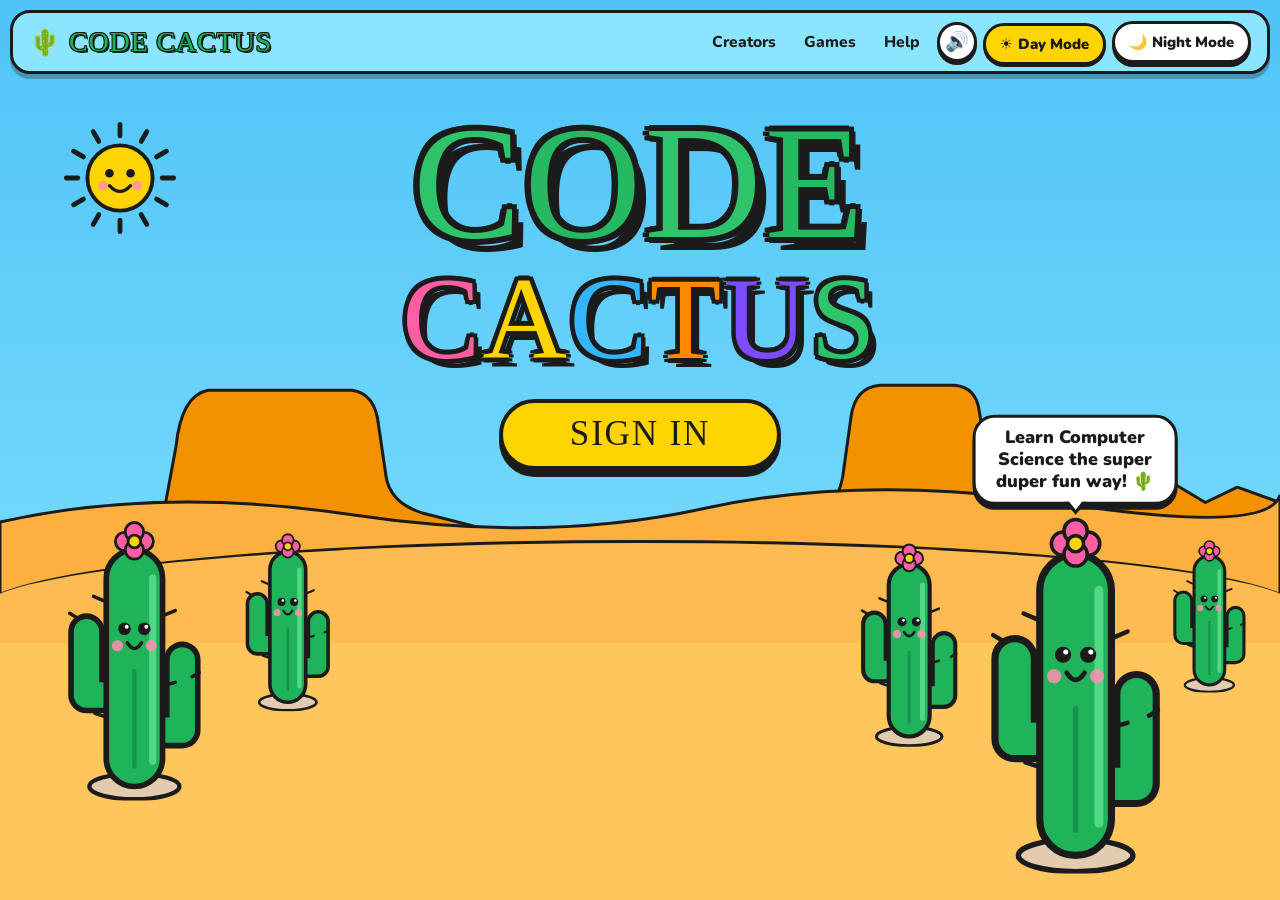
<file: code_cactus.html>
<!DOCTYPE html>
<html lang="en">
<head>
  <meta charset="UTF-8">
  <meta name="viewport" content="width=device-width, initial-scale=1">
  <title>CODE CACTUS</title>
  <link rel="icon" href="data:image/svg+xml,%3Csvg xmlns='http://www.w3.org/2000/svg' viewBox='0 0 100 100'%3E%3Ctext y='.9em' font-size='90'%3E🌵%3C/text%3E%3C/svg%3E">
  <link rel="preconnect" href="https://fonts.googleapis.com">
  <link rel="preconnect" href="https://fonts.gstatic.com" crossorigin>
  <link href="https://fonts.googleapis.com/css2?family=Chewy&family=Fira+Code:wght@600;700&family=Nunito:wght@700;800;900&display=swap" rel="stylesheet">
  <style>
    /* =========================================================
       CODE CACTUS - ALL-IN-ONE STYLESHEET (DAY & NIGHT THEMED)
       ========================================================= */
    @property --sky-top    { syntax: '<color>'; inherits: true; initial-value: #4fc3f7; }
    @property --sky-bottom { syntax: '<color>'; inherits: true; initial-value: #8ae6ff; }

    :root {
      --ink: #1b1b1b;
      --sky-top: #4fc3f7;
      --sky-bottom: #8ae6ff;
      --nav-bg: #8ae6ff;
      --nav-text: #1b1b1b;
      --yellow: #ffd400;
      --green: #1fb35a;
      --orange: #f39200;
      --mesa-color: #f39200;
      --dune-color: #fbb040;
      --ground-top: #fdbb52;
      --ground-bot: #ffc65c;
      --cloud-fill: #ffffff;
      --card-bg: #ffffff;
      --pill-bg: #ffffff;
      --pill-text: #1b1b1b;
      --pink: #ff5fa2;
      --blue: #33b5ff;
      --purple: #7c4dff;
      --teal: #16b4b4;
      --bad: #ff4d6d;
      --nav-h: 64px;
      --bounce: cubic-bezier(.34, 1.56, .64, 1);
      --font-display: "Chewy", "Comic Sans MS", "Chalkboard SE", cursive;
      --font-body: "Nunito", "Trebuchet MS", system-ui, sans-serif;
      --font-mono: "Fira Code", monospace;
    }

    body.night-mode {
      --sky-top: #0f0c29;
      --sky-bottom: #302b63;
      --nav-bg: #24244e;
      --nav-text: #ffffff;
      --mesa-color: #3b2d64;
      --dune-color: #4c3b80;
      --ground-top: #31255a;
      --ground-bot: #251b47;
      --cloud-fill: #3d3b6e;
      --card-bg: #fffdf7;
      --pill-bg: #24244e;
      --pill-text: #ffffff;
    }

    * { box-sizing: border-box; margin: 0; padding: 0; user-select: none; }
    input, textarea, pre, code { user-select: text; -webkit-user-select: text; }
    [hidden] { display: none !important; }

    html, body {
      height: 100%;
      min-height: 100dvh;
      overflow: hidden;
      background: var(--sky-top);
      font-family: var(--font-body);
      color: var(--ink);
      -webkit-tap-highlight-color: transparent;
    }

    button {
      font: inherit;
      color: inherit;
      background: none;
      border: 0;
      cursor: pointer;
      touch-action: manipulation;
      -webkit-appearance: none;
    }

    button:focus-visible, input:focus-visible, summary:focus-visible {
      outline: 4px dashed var(--yellow);
      outline-offset: 3px;
    }

    .defs { position: absolute; width: 0; height: 0; overflow: hidden; }

    #app {
      position: fixed;
      inset: 0;
      overflow: hidden;
      background: linear-gradient(180deg, var(--sky-top) 0%, var(--sky-bottom) 100%);
      transition: --sky-top 2.2s ease-in-out, --sky-bottom 2.2s ease-in-out, background 1.1s ease;
    }

    .sunset-glow {
      position: absolute;
      inset: 0;
      background: linear-gradient(180deg, rgba(255, 94, 98, 0.55) 0%, rgba(255, 195, 113, 0.75) 100%);
      opacity: 0;
      pointer-events: none;
      z-index: 1;
      transition: opacity 1.2s ease-in-out;
    }
    body.twilight-flash .sunset-glow { opacity: 1; }

    .outlined {
      text-shadow:
         .04em 0 0 var(--ink), -.04em 0 0 var(--ink),
         0 .04em 0 var(--ink),  0 -.04em 0 var(--ink),
         .03em .03em 0 var(--ink), -.03em .03em 0 var(--ink),
         .03em -.03em 0 var(--ink), -.03em -.03em 0 var(--ink),
         .07em .08em 0 var(--ink);
    }

    /* =========================================================
       SHARED SKY (Sun, Moon, Stars & Left-to-Right Clouds)
       ========================================================= */
    .sky { position: absolute; inset: 0; z-index: 1; overflow: hidden; }

    .stars-layer {
      position: absolute;
      inset: 0;
      pointer-events: none;
      opacity: 0;
      transform: translateY(-25px);
      transition: opacity 2.2s ease-in-out, transform 2.2s ease-in-out;
    }
    body.night-mode .stars-layer {
      opacity: 1;
      transform: translateY(0);
    }
    .star-dot {
      position: absolute;
      color: #ffd400;
      font-size: clamp(1rem, 1.8vw, 1.6rem);
      text-shadow: 0 0 8px rgba(255, 212, 0, 0.8);
      animation: twinkle 2s ease-in-out infinite alternate;
    }
    .shooting-star {
      position: absolute;
      top: 16vh;
      left: 65vw;
      width: 90px;
      height: 4px;
      background: linear-gradient(90deg, #fff, transparent);
      border-radius: 999px;
      transform: rotate(-25deg) scaleX(0);
      opacity: 0;
    }
    body.night-mode .shooting-star {
      animation: shoot 6s ease-in-out 1.2s infinite;
    }
    @keyframes twinkle {
      0% { transform: scale(0.75) rotate(-10deg); opacity: 0.45; }
      100% { transform: scale(1.2) rotate(10deg); opacity: 1; }
    }
    @keyframes shoot {
      0%, 85%, 100% { transform: rotate(-25deg) translateX(0) scaleX(0); opacity: 0; }
      88% { transform: rotate(-25deg) translateX(-40px) scaleX(1); opacity: 1; }
      94% { transform: rotate(-25deg) translateX(-220px) scaleX(0.2); opacity: 0; }
    }

    .sun, .moon {
      position: absolute;
      left: 4vw;
      top: calc(var(--nav-h) + 5vh);
      width: clamp(74px, 11vw, 138px);
      z-index: 2;
      transition: transform 2.2s cubic-bezier(.34, 1.3, .64, 1), opacity 1.8s ease-in-out;
      transform-origin: 45vw 75vh;
    }
    .sun svg, .moon svg { display: block; width: 100%; height: auto; overflow: visible; }
    #sunRays { transform-origin: 60px 60px; animation: spin 24s linear infinite; }
    .sun:hover svg, .moon:hover svg { animation: jelly .6s; }
    .sun.wink svg, .moon.wink svg { animation: sunHop .8s var(--bounce); }

    body.night-mode .sun {
      transform: rotate(110deg) scale(0.4);
      opacity: 0;
      pointer-events: none;
    }
    .moon {
      transform: rotate(-110deg) scale(0.4);
      opacity: 0;
      pointer-events: none;
    }
    body.night-mode .moon {
      transform: rotate(0deg) scale(1);
      opacity: 1;
      pointer-events: auto;
    }

    @keyframes spin { to { transform: rotate(360deg); } }
    @keyframes sunHop {
      0%   { transform: scale(1); }
      35%  { transform: scale(1.25) rotate(-12deg); }
      70%  { transform: scale(.92) rotate(8deg); }
      100% { transform: scale(1) rotate(0); }
    }

    .cloud {
      position: absolute;
      top: var(--top);
      left: -30vw;
      width: max(var(--w), 115px);
      pointer-events: none;
      animation: drift var(--dur) linear var(--delay) infinite;
      z-index: 2;
    }
    .cloud svg { display: block; width: 100%; height: auto; animation: bob 6s ease-in-out infinite alternate; }
    #cloud path.cloud-body { fill: var(--cloud-fill); transition: fill 2.2s ease-in-out; }

    @keyframes drift { to { transform: translateX(175vw); } }
    @keyframes bob   { to { transform: translateY(10px); } }

    /* =========================================================
       TASKBAR / NAV BAR
       ========================================================= */
    .nav {
      position: fixed;
      top: 10px; left: 10px; right: 10px;
      height: var(--nav-h);
      z-index: 50;
      display: flex;
      align-items: center;
      justify-content: space-between;
      gap: 8px;
      padding: 0 14px 0 16px;
      background: var(--nav-bg);
      border: 3px solid var(--ink);
      border-radius: 20px;
      box-shadow: 0 5px 0 rgba(27, 27, 27, .28);
      transition: background 2s ease-in-out;
    }

    .logo { display: flex; align-items: center; gap: 8px; white-space: nowrap; flex-shrink: 0; }
    .logo-icon { font-size: 1.6rem; display: inline-block; }
    .logo-text {
      font-family: var(--font-display);
      font-size: clamp(1.1rem, 2.8vw, 1.75rem);
      color: var(--green);
      letter-spacing: .03em;
    }
    .logo:hover .logo-icon { animation: wiggle .5s; }
    .logo.hop { animation: jelly .6s; }

    .nav-right {
      display: flex;
      align-items: center;
      gap: 6px;
      flex-wrap: nowrap;
      overflow-x: auto;
      scrollbar-width: none;
      padding: 4px 2px;
    }
    .nav-right::-webkit-scrollbar { display: none; }

    .nav-link {
      font-weight: 800;
      font-size: 0.98rem;
      color: var(--nav-text);
      padding: 7px 11px;
      border-radius: 999px;
      transition: background .15s, transform .15s var(--bounce), color 1.5s;
      white-space: nowrap;
      flex-shrink: 0;
      min-height: 42px;
    }
    .nav-link:hover {
      background: rgba(255, 255, 255, .45);
      transform: translateY(-2px) rotate(-2deg);
    }
    .nav-link:active {
      transform: translateY(1px) scale(.96);
    }

    .icon-btn {
      width: 40px; height: 40px;
      font-size: 1.2rem;
      border-radius: 50%;
      border: 3px solid var(--ink);
      background: #fff;
      color: var(--ink);
      box-shadow: 0 3px 0 var(--ink);
      transition: transform .15s var(--bounce);
      flex-shrink: 0;
    }
    .icon-btn:hover { transform: scale(1.12) rotate(-6deg); }
    .icon-btn:active { transform: scale(.92); }

    .mode-switch-group {
      display: flex;
      align-items: center;
      gap: 6px;
      flex-shrink: 0;
    }

    .btn-mode {
      font-weight: 900;
      font-size: 0.92rem;
      padding: 7px 14px;
      background: #ffffff;
      color: var(--ink);
      border: 3px solid var(--ink);
      border-radius: 999px;
      box-shadow: 0 4px 0 var(--ink);
      transition: transform .12s, box-shadow .12s, background .25s;
      white-space: nowrap;
      display: flex;
      align-items: center;
      gap: 5px;
      flex-shrink: 0;
      min-height: 42px;
    }
    .btn-mode:hover { transform: translateY(-2px); box-shadow: 0 6px 0 var(--ink); }
    .btn-mode:active, .btn-mode.active-mode {
      background: var(--yellow);
      transform: translateY(2px);
      box-shadow: 0 2px 0 var(--ink);
    }

    .btn-small {
      font-weight: 900;
      font-size: 0.92rem;
      padding: 7px 14px;
      background: var(--pink);
      color: #fff;
      border: 3px solid var(--ink);
      border-radius: 999px;
      box-shadow: 0 4px 0 var(--ink);
      transition: transform .12s, box-shadow .12s;
      white-space: nowrap;
      display: none;
      flex-shrink: 0;
      min-height: 42px;
    }
    .btn-small.visible { display: inline-flex; align-items: center; gap: 4px; }
    .btn-small:hover { transform: translateY(-2px); box-shadow: 0 6px 0 var(--ink); }
    .btn-small:active { transform: translateY(3px); box-shadow: 0 1px 0 var(--ink); }

    /* =========================================================
       FULL-VIEW PAGES + RIGID FIXED LAYERS
       ========================================================= */
    .page {
      position: absolute;
      inset: 0;
      z-index: 3;
      overflow: hidden;
      visibility: hidden;
      pointer-events: none;
      overscroll-behavior: contain;
    }
    .page.active {
      visibility: visible;
      pointer-events: auto;
    }

    .layer {
      position: absolute;
      pointer-events: none;
    }
    .page button, .letter, .card, .page input, .page summary { pointer-events: auto; }

    .mesas, .dunes { left: 0; right: 0; }
    .mesas svg, .dunes svg { display: block; width: 100%; height: 100%; }

    /* ---------- Welcome (Desert) Scene ---------- */
    .mesas  { bottom: 30vh; height: 34vh; }
    .mesas path { fill: var(--mesa-color); transition: fill 2.2s ease-in-out; }
    .dunes  { bottom: 33vh; height: 16vh; }
    .dunes path { fill: var(--dune-color); transition: fill 2.2s ease-in-out; }
    .ground-welcome {
      left: -20px; right: -20px; bottom: 0; height: 40vh;
      background: linear-gradient(var(--ground-top) 0 28%, var(--ground-bot) 28%);
      border-top: 3px solid var(--ink);
      border-radius: 50% 50% 0 0 / 70px 70px 0 0;
      transition: background 2.2s ease-in-out;
    }
    .fg { inset: 0; }

    .cactus {
      position: absolute;
      left: var(--left, auto);
      right: var(--right, auto);
      bottom: var(--bottom, 0);
      width: max(var(--w), 54px);
    }
    .cactus svg { display: block; width: 100%; height: auto; overflow: visible; transform-origin: 50% 100%; animation: sway 4s ease-in-out infinite alternate; }
    .cactus:nth-child(2n) svg { animation-duration: 5s; animation-delay: -1.5s; }
    .cactus:nth-child(3n) svg { animation-duration: 3.4s; animation-delay: -2.2s; }
    .cactus:hover svg { animation: wiggle .5s ease-in-out infinite; }
    .cactus svg.boing { animation: boing .7s var(--bounce); }

    @keyframes sway   { from { transform: rotate(-1.6deg); } to { transform: rotate(1.6deg); } }
    @keyframes wiggle { 0%,100% { transform: rotate(0); } 25% { transform: rotate(-5deg); } 75% { transform: rotate(5deg); } }
    @keyframes boing {
      0%   { transform: scale(1, 1); }
      20%  { transform: scale(1.25, .7); }
      45%  { transform: scale(.82, 1.25); }
      70%  { transform: scale(1.08, .94); }
      100% { transform: scale(1, 1); }
    }

    /* ---------- Hero (Title + Sign In Button) ---------- */
    .hero {
      left: 0; right: 0;
      top: calc(var(--nav-h) + 4vh + 10px);
      display: flex;
      flex-direction: column;
      align-items: center;
      text-align: center;
      z-index: 10;
    }
    .title {
      display: flex;
      flex-direction: column;
      align-items: center;
      font-family: var(--font-display);
      font-weight: 400;
      margin-bottom: 2.8vh;
    }

    .t-coms    { display: block; font-size: clamp(4rem, min(15vw, 18vh), 10.5rem); line-height: .9; letter-spacing: .02em; color: #2fc46b; }
    .t-dummies { display: block; font-size: clamp(2.8rem, min(11vw, 13vh), 7.8rem); line-height: .95; letter-spacing: .02em; color: #ff5fa2; margin-top: 0.06em; }

    .letter { display: inline-block; cursor: pointer; }
    .glyph  { display: inline-block; transform-origin: 50% 80%; }
    .letter:hover .glyph { animation: jelly .6s; }
    .letter.hop .glyph   { animation: hop .6s var(--bounce); }

    @keyframes jelly {
      0%   { transform: scale(1, 1); }
      30%  { transform: scale(1.25, .8); }
      50%  { transform: scale(.85, 1.2) translateY(-6%); }
      70%  { transform: scale(1.1, .95); }
      100% { transform: scale(1, 1); }
    }
    @keyframes hop {
      0%   { transform: translateY(0) rotate(0); }
      40%  { transform: translateY(-28%) rotate(-10deg); }
      100% { transform: translateY(0) rotate(0); }
    }

    .btn-big {
      font-family: var(--font-display);
      font-size: clamp(1.5rem, 3.2vw, 2.2rem);
      letter-spacing: .05em;
      padding: .3em 1.9em .35em;
      background: var(--yellow);
      color: var(--ink);
      border: 4px solid var(--ink);
      border-radius: 999px;
      box-shadow: 0 7px 0 var(--ink);
      transition: transform .12s, box-shadow .12s;
      animation: nudge 3.2s ease-in-out 1.5s infinite;
    }
    .btn-big:hover  { transform: translateY(-3px) scale(1.06); box-shadow: 0 10px 0 var(--ink); animation: none; }
    .btn-big:active { transform: translateY(5px) scale(.97);   box-shadow: 0 2px 0 var(--ink); animation: none; }
    .btn-big.squish { animation: squish .5s var(--bounce) forwards; }

    @keyframes nudge {
      0%, 82%, 100% { transform: scale(1) rotate(0); }
      86% { transform: scale(1.08) rotate(-3deg); }
      90% { transform: scale(1.08) rotate(3deg); }
      94% { transform: scale(1.04) rotate(-2deg); }
    }
    @keyframes squish {
      0%   { transform: scale(1); }
      35%  { transform: scale(1.18, .8); }
      100% { transform: scale(1.1); }
    }

    /* ---------- Main Topics Page ---------- */
    .content {
      position: absolute;
      top: calc(var(--nav-h) + 10px);
      left: 0; right: 0; bottom: 0;
      padding: 3vh 5vw 14vh;
      overflow-y: auto;
      display: flex;
      flex-direction: column;
      align-items: center;
      text-align: center;
      pointer-events: auto;
      z-index: 4;
      overscroll-behavior: contain;
      -webkit-overflow-scrolling: touch;
    }
    .content > * { flex-shrink: 0; }

    .hello {
      font-family: var(--font-display);
      font-weight: 400;
      font-size: clamp(2.5rem, 7.5vw, 5.2rem);
      line-height: 1.05;
      color: #ffd400;
    }
    .hello-sub {
      font-weight: 900;
      font-size: clamp(1rem, 2.2vw, 1.35rem);
      background: var(--pill-bg);
      color: var(--pill-text);
      border: 3px solid var(--ink);
      border-radius: 20px;
      padding: .4em 1.1em;
      margin: 1.2vh 0 3vh;
      box-shadow: 0 4px 0 var(--ink);
      transition: background 1.8s ease-in-out, color 1.8s ease-in-out;
    }

    .cards {
      width: 100%;
      max-width: 1120px;
      display: grid;
      grid-template-columns: repeat(auto-fit, minmax(210px, 1fr));
      gap: 22px;
      padding-bottom: 4vh;
    }
    .card {
      position: relative;
      display: flex;
      flex-direction: column;
      align-items: center;
      justify-content: center;
      gap: 10px;
      padding: 26px 16px 24px;
      background: var(--card-bg);
      color: var(--ink);
      border: 4px solid var(--ink);
      border-radius: 30px;
      box-shadow: 0 8px 0 var(--ink);
      transition: transform .15s var(--bounce), box-shadow .15s;
      min-width: 0;
    }
    .card-num {
      position: absolute;
      top: 12px;
      left: 14px;
      font-weight: 900;
      font-size: 0.85rem;
      background: var(--yellow);
      border: 2.5px solid var(--ink);
      border-radius: 999px;
      padding: 2px 9px;
      box-shadow: 0 2px 0 var(--ink);
    }
    .card-icon {
      display: grid;
      place-items: center;
      width: 88px; height: 88px;
      font-size: 2.8rem;
      background: var(--c);
      border: 4px solid var(--ink);
      border-radius: 50%;
    }
    .card-title { font-family: var(--font-display); font-size: 1.6rem; margin-top: 4px; line-height: 1.15; }
    @media (hover: hover) {
      .card:hover  { transform: translateY(-8px) rotate(-1.5deg); box-shadow: 0 14px 0 var(--ink); }
      .card:nth-child(2n):hover { transform: translateY(-8px) rotate(1.5deg); }
      .card:hover .card-icon { animation: wiggle .5s ease-in-out infinite; }
    }
    .card:active { transform: translateY(5px) scale(.98); box-shadow: 0 3px 0 var(--ink); }

    /* Floating Poppable Balloons */
    .balloon {
      position: absolute;
      left: var(--x);
      bottom: -26vh;
      width: 66px; height: 92px;
      z-index: 6;
      animation: rise var(--dur) linear var(--delay) infinite;
    }
    .b-body {
      position: relative;
      display: block;
      width: 100%; height: 100%;
      background: var(--c);
      border: 4px solid var(--ink);
      border-radius: 50% 50% 48% 48% / 56% 56% 44% 44%;
      animation: balloonSway 3s ease-in-out infinite alternate;
      transform-origin: 50% 130%;
    }
    .b-body::before {
      content: ""; position: absolute; left: 14px; top: 12px;
      width: 12px; height: 20px; border-radius: 50%;
      background: rgba(255, 255, 255, .75); transform: rotate(18deg);
    }
    .balloon::after {
      content: ""; position: absolute; left: 50%; top: 100%;
      width: 3px; height: 64px; margin-left: -1px; background: var(--ink);
    }
    .balloon.popped { visibility: hidden; pointer-events: none; }

    @keyframes rise { from { transform: translateY(0); } to { transform: translateY(-150vh); } }
    @keyframes balloonSway { from { transform: rotate(-6deg); } to { transform: rotate(6deg); } }

    /* =========================================================
       REPEATING SPEECH BUBBLES (Cactus & Sun/Moon)
       ========================================================= */
    .timed-speech {
      position: fixed;
      z-index: 45;
      pointer-events: none;
      background: #ffffff;
      color: var(--ink);
      border: 3.5px solid var(--ink);
      border-radius: 22px;
      padding: .45em 1em .5em;
      font-family: var(--font-body);
      font-weight: 900;
      font-size: clamp(0.88rem, 1.7vw, 1.12rem);
      line-height: 1.25;
      text-align: center;
      max-width: min(290px, 84vw);
      box-shadow: 0 5px 0 var(--ink);
      opacity: 0;
      transform: translate(-50%, -100%) scale(0);
      transition: transform 0.4s var(--bounce), opacity 0.25s ease;
    }
    .timed-speech.visible {
      opacity: 1;
      transform: translate(-50%, -100%) scale(1);
    }
    .timed-speech.tail-bottom::after {
      content: "";
      position: absolute;
      bottom: -13px;
      left: 50%;
      transform: translateX(-50%);
      border-width: 13px 11px 0;
      border-style: solid;
      border-color: var(--ink) transparent transparent;
    }
    .timed-speech.tail-bottom::before {
      content: "";
      position: absolute;
      bottom: -8px;
      left: 50%;
      transform: translateX(-50%);
      border-width: 10px 8px 0;
      border-style: solid;
      border-color: #ffffff transparent transparent;
      z-index: 1;
    }

    .timed-speech.sun-bubble {
      transform: translate(0, -50%) scale(0);
      transform-origin: 0% 50%;
    }
    .timed-speech.sun-bubble.visible {
      opacity: 1;
      transform: translate(0, -50%) scale(1);
    }
    .timed-speech.sun-bubble::after {
      content: "";
      position: absolute;
      left: -13px;
      top: 50%;
      transform: translateY(-50%);
      border-width: 10px 13px 10px 0;
      border-style: solid;
      border-color: transparent var(--ink) transparent transparent;
    }
    .timed-speech.sun-bubble::before {
      content: "";
      position: absolute;
      left: -8px;
      top: 50%;
      transform: translateY(-50%);
      border-width: 7px 10px 7px 0;
      border-style: solid;
      border-color: transparent #ffffff transparent transparent;
      z-index: 1;
    }

    /* =========================================================
       ENTER / LEAVE PAGE ANIMATIONS
       ========================================================= */
    .pop, .grow { transform-origin: 50% 100%; }

    .page.enter .pop    { animation: popIn .7s var(--bounce) var(--d, 0s) both; }
    .page.enter .grow   { animation: growUp .8s var(--bounce) var(--d, 0s) both; }
    .page.enter .letter { animation: dropIn 0.9s ease-out calc(var(--i, 0) * .06s) both; }

    @keyframes popIn {
      0%   { transform: scale(0) rotate(-10deg); opacity: 0; }
      70%  { transform: scale(1.06) rotate(1deg); opacity: 1; }
      100% { transform: scale(1) rotate(0); opacity: 1; }
    }
    @keyframes growUp {
      0%   { transform: scale(.4, 0); opacity: 0; }
      60%  { opacity: 1; }
      100% { transform: scale(1, 1); opacity: 1; }
    }
    @keyframes dropIn {
      0%   { transform: translateY(-90vh) rotate(-35deg) scale(.6); opacity: 0; }
      55%  { transform: translateY(2vh) rotate(6deg) scale(1.05); opacity: 1; }
      75%  { transform: translateY(-1vh) rotate(-3deg); opacity: 1; }
      100% { transform: translateY(0) rotate(0); opacity: 1; }
    }

    .page.leaving .pop    { animation: popOut .45s ease-in both; }
    .page.leaving .grow   { animation: sinkOut .6s ease-in calc(var(--k, 0) * .06s) both; }
    .page.leaving .letter { animation: flyOut .75s cubic-bezier(.5, -.4, .9, .5) calc(var(--i, 0) * .03s) both; }

    @keyframes popOut  { to { transform: scale(0) rotate(12deg); opacity: 0; } }
    @keyframes sinkOut { to { transform: translateY(130%) rotate(var(--rot, 10deg)); opacity: 1; } }
    @keyframes flyOut  { to { transform: translate(var(--dx, 0), -130vh) rotate(var(--rot, 180deg)); opacity: 1; } }

    /* =========================================================
       SWEEPING COLOR-BAND TRANSITION CURTAIN
       ========================================================= */
    #curtain {
      position: fixed;
      inset: 0;
      z-index: 100;
      pointer-events: none;
      overflow: hidden;
    }
    #curtain .band {
      position: absolute;
      left: -5vw;
      width: 110vw;
      background: var(--bc);
      border: 4px solid var(--ink);
      border-radius: 999px;
      transform: translateX(-105%);
      transition: transform 0.6s cubic-bezier(.7, 0, .25, 1);
    }
    #curtain.cover .band   { transform: translateX(0%); }
    #curtain.uncover .band { transform: translateX(105%); }

    #badge {
      position: absolute;
      left: 50%; top: 50%;
      display: flex;
      flex-direction: column;
      align-items: center;
      transform: translate(-50%, -50%) scale(0);
      z-index: 2;
    }
    #badge svg { width: clamp(110px, 22vw, 190px); animation: spin 3s linear infinite; }
    #badge h2 {
      margin-top: .1em;
      font-family: var(--font-display);
      font-weight: 400;
      font-size: clamp(2.6rem, 9vw, 5.5rem);
      color: #fff;
    }
    #badge.show { animation: badgePop .55s var(--bounce) forwards; }
    #badge.hide { animation: badgeOut .3s ease-in forwards; }

    @keyframes badgePop {
      0%   { transform: translate(-50%, -50%) scale(0) rotate(-20deg); }
      100% { transform: translate(-50%, -50%) scale(1) rotate(0); }
    }
    @keyframes badgeOut {
      0%   { transform: translate(-50%, -50%) scale(1); }
      100% { transform: translate(-50%, -50%) scale(0) rotate(20deg); }
    }

    /* =========================================================
       SPARKLES, SPEECH BUBBLES & CURSOR-ANCHORED POP-UP
       ========================================================= */
    .spark {
      position: fixed;
      width: 20px; height: 20px;
      margin: -10px 0 0 -10px;
      z-index: 95;
      pointer-events: none;
      clip-path: polygon(50% 0%, 61% 35%, 98% 35%, 68% 57%, 79% 91%, 50% 70%, 21% 91%, 32% 57%, 2% 35%, 39% 35%);
      animation: spark .85s ease-out forwards;
    }
    @keyframes spark {
      0%   { transform: translate(0, 0) scale(0) rotate(0); opacity: 1; }
      25%  { transform: translate(calc(var(--tx) * .5), calc(var(--ty) * .5)) scale(var(--s, 1)) rotate(calc(var(--r) * .4)); opacity: 1; }
      100% { transform: translate(var(--tx), calc(var(--ty) + 40px)) scale(0) rotate(var(--r)); opacity: 0; }
    }

    .say {
      position: fixed;
      z-index: 110;
      pointer-events: none;
      transform: translate(-50%, -100%);
      font-family: var(--font-display);
      font-size: 1.4rem;
      white-space: nowrap;
      background: #fff;
      color: var(--ink);
      border: 3px solid var(--ink);
      border-radius: 18px;
      padding: .15em .7em .25em;
      box-shadow: 0 4px 0 var(--ink);
      animation: say 1.3s ease-out forwards;
    }
    @keyframes say {
      0%   { transform: translate(-50%, -60%) scale(0); opacity: 0; }
      15%  { transform: translate(-50%, -110%) scale(1.1); opacity: 1; }
      80%  { transform: translate(-50%, -150%) scale(1); opacity: 1; }
      100% { transform: translate(-50%, -190%) scale(1); opacity: 0; }
    }

    #toast {
      position: fixed;
      left: 0; top: 0;
      z-index: 120;
      transform: translate(-50%, -50%) scale(0);
      opacity: 0;
      font-family: var(--font-display);
      font-size: clamp(1rem, 2.2vw, 1.25rem);
      background: var(--yellow);
      color: var(--ink);
      border: 3.5px solid var(--ink);
      border-radius: 22px;
      padding: .35em .95em .4em;
      box-shadow: 0 5px 0 var(--ink);
      transition: transform .32s var(--bounce), opacity .2s ease;
      pointer-events: none;
      text-align: center;
      max-width: min(320px, 88vw);
      line-height: 1.2;
    }
    #toast.show {
      transform: translate(-50%, -50%) scale(1);
      opacity: 1;
    }

    /* =========================================================
       TOPIC PAGE & SUB-PAGES FOR ALL 16 TOPICS (FULL-SCREEN)
       ========================================================= */
    .intro-topbar {
      width: 100%;
      max-width: 920px;
      display: flex;
      align-items: center;
      justify-content: space-between;
      gap: 12px;
      flex-wrap: wrap;
      margin-bottom: 1.5vh;
    }

    .btn-back-page {
      font-family: var(--font-body);
      font-weight: 900;
      font-size: 0.98rem;
      padding: 9px 18px;
      background: #ffffff;
      color: var(--ink);
      border: 3.5px solid var(--ink);
      border-radius: 999px;
      box-shadow: 0 5px 0 var(--ink);
      display: inline-flex;
      align-items: center;
      gap: 8px;
      transition: transform .15s var(--bounce), box-shadow .15s, background .15s;
    }
    .btn-back-page:hover {
      background: var(--yellow);
      transform: translateY(-2px);
      box-shadow: 0 7px 0 var(--ink);
    }
    .btn-back-page:active {
      transform: translateY(3px);
      box-shadow: 0 2px 0 var(--ink);
    }

    .topic-pill-badge {
      font-weight: 900;
      font-size: 0.95rem;
      padding: 7px 16px;
      background: var(--yellow);
      color: var(--ink);
      border: 3.5px solid var(--ink);
      border-radius: 999px;
      box-shadow: 0 4px 0 var(--ink);
      display: inline-flex;
      align-items: center;
      gap: 8px;
    }

    /* Three stacked full-width option cards (no columns) */
    .intro-options-list {
      width: 100%;
      max-width: 820px;
      display: flex;
      flex-direction: column;
      gap: 18px;
      padding-bottom: 4vh;
    }

    .intro-mode-card {
      width: 100%;
      display: flex;
      align-items: center;
      gap: 20px;
      padding: 22px 26px;
      background: var(--card-bg);
      color: var(--ink);
      border: 4px solid var(--ink);
      border-radius: 28px;
      box-shadow: 0 8px 0 var(--ink);
      text-align: left;
      transition: transform .15s var(--bounce), box-shadow .15s, background .15s;
    }

    .intro-mode-icon {
      flex: none;
      width: 78px;
      height: 78px;
      border-radius: 50%;
      background: var(--c, #33b5ff);
      border: 4px solid var(--ink);
      box-shadow: 0 4px 0 var(--ink);
      display: grid;
      place-items: center;
      font-size: 2.35rem;
    }

    .intro-mode-body {
      flex: 1;
      min-width: 0;
      display: flex;
      flex-direction: column;
      gap: 6px;
    }

    .intro-mode-title {
      font-family: var(--font-display);
      font-weight: 400;
      font-size: clamp(1.5rem, 3vw, 2.05rem);
      line-height: 1.1;
      color: var(--ink);
    }

    .intro-mode-desc {
      font-weight: 800;
      font-size: clamp(0.95rem, 1.8vw, 1.08rem);
      line-height: 1.35;
      color: #3f3f3f;
    }

    @media (hover: hover) {
      .intro-mode-card:hover {
        transform: translateY(-6px) rotate(-0.6deg);
        box-shadow: 0 14px 0 var(--ink);
      }
      .intro-mode-card:nth-child(2n):hover {
        transform: translateY(-6px) rotate(0.6deg);
      }
      .intro-mode-card:hover .intro-mode-icon {
        animation: wiggle .5s ease-in-out infinite;
      }
    }
    .intro-mode-card:active {
      transform: translateY(4px) scale(.99);
      box-shadow: 0 3px 0 var(--ink);
    }

    /* ---------- Standard Learning Mode: Full-Screen PDF Page ---------- */
    .pdf-fullpage {
      position: absolute;
      top: calc(var(--nav-h) + 10px);
      left: 0;
      right: 0;
      bottom: 0;
      display: flex;
      flex-direction: column;
      z-index: 4;
      pointer-events: auto;
    }

    .pdf-ActionBar {
      display: flex;
      align-items: center;
      justify-content: space-between;
      gap: 12px;
      flex-wrap: wrap;
      padding: 10px 20px;
    }

    .pdf-title-pill {
      font-family: var(--font-display);
      font-size: clamp(1.2rem, 2.5vw, 1.65rem);
      letter-spacing: 0.02em;
      background: var(--pill-bg);
      color: var(--pill-text);
      border: 3.5px solid var(--ink);
      border-radius: 999px;
      padding: 6px 20px;
      box-shadow: 0 4px 0 var(--ink);
      display: inline-flex;
      align-items: center;
      gap: 8px;
    }

    .btn-pdf-open {
      font-family: var(--font-body);
      font-weight: 900;
      font-size: 0.95rem;
      padding: 9px 18px;
      background: var(--yellow);
      color: var(--ink);
      border: 3.5px solid var(--ink);
      border-radius: 999px;
      box-shadow: 0 5px 0 var(--ink);
      text-decoration: none;
      display: inline-flex;
      align-items: center;
      gap: 6px;
      transition: transform .15s var(--bounce), box-shadow .15s;
    }
    .btn-pdf-open:hover {
      transform: translateY(-2px);
      box-shadow: 0 7px 0 var(--ink);
    }

    .pdf-stage {
      flex: 1;
      width: 100%;
      min-height: 0;
      position: relative;
      background: #2b2b2b;
      border-top: 4px solid var(--ink);
    }

    .pdf-viewer-el {
      width: 100%;
      height: 100%;
      border: 0;
      display: block;
      background: #2b2b2b;
    }

    /* ---------- Toddler Learning Mode Page ---------- */
    .toddler-toggle-bar {
      display: inline-flex;
      align-items: center;
      gap: 12px;
      flex-wrap: wrap;
      justify-content: center;
      background: var(--pill-bg);
      padding: 8px;
      border: 4px solid var(--ink);
      border-radius: 999px;
      box-shadow: 0 6px 0 var(--ink);
      margin-bottom: 2.6vh;
    }

    .toddler-tab-btn {
      font-family: var(--font-display);
      font-size: clamp(1.15rem, 2.3vw, 1.45rem);
      letter-spacing: 0.02em;
      padding: 10px 26px;
      border-radius: 999px;
      border: 3px solid transparent;
      color: var(--pill-text);
      transition: transform .15s var(--bounce), background .15s, box-shadow .15s;
      display: inline-flex;
      align-items: center;
      gap: 8px;
    }
    .toddler-tab-btn:hover {
      transform: translateY(-2px);
    }
    .toddler-tab-btn.active {
      background: var(--yellow);
      color: var(--ink);
      border-color: var(--ink);
      box-shadow: 0 4px 0 var(--ink);
    }

    .toddler-content-stage {
      width: 100%;
      max-width: 860px;
      background: var(--card-bg);
      color: var(--ink);
      border: 4px solid var(--ink);
      border-radius: 32px;
      box-shadow: 0 8px 0 var(--ink);
      padding: clamp(24px, 4vw, 40px);
      text-align: center;
    }

    .toddler-content-stage h3 {
      font-family: var(--font-display);
      font-weight: 400;
      font-size: clamp(1.8rem, 4vw, 2.5rem);
      color: var(--green);
      margin-bottom: 10px;
    }

    .toddler-content-stage p {
      font-weight: 800;
      font-size: clamp(1rem, 2vw, 1.18rem);
      color: #4a4a4a;
      max-width: 38em;
      margin: 0 auto;
      line-height: 1.45;
    }

    /* ---------- Test Yourself Page (Blank for now) ---------- */
    .blank-page-topbar {
      position: absolute;
      top: calc(var(--nav-h) + 18px);
      left: 20px;
      z-index: 6;
      pointer-events: auto;
    }

    @media (max-width: 780px) {
      :root { --nav-h: 58px; }
      .nav { top: 6px; left: 6px; right: 6px; height: var(--nav-h); padding: 0 8px; gap: 6px; border-radius: 16px; }
      .nav-right { min-width: 0; max-width: calc(100% - 44px); gap: 4px; }
      .mode-label { display: none; }
      .btn-mode, .btn-small { padding: 7px 10px; }
      .nav-link { font-size: 0.9rem; padding: 6px 8px; }
      .mode-switch-group { gap: 4px; }
      .content { padding-left: 16px; padding-right: 16px; }
    }

    @media (max-width: 680px) {
      .intro-mode-card {
        padding: 16px 18px;
        gap: 14px;
      }
      .intro-mode-icon {
        width: 60px;
        height: 60px;
        font-size: 1.85rem;
      }
      .pdf-ActionBar {
        padding: 8px 12px;
      }
    }

    @media (max-width: 560px) {
      .nav { padding: 0 10px; gap: 3px; }
      .logo-text { display: none; }
      .logo-icon { font-size: 1.75rem; }
      .nav-link { font-size: 0.8rem; padding: 5px 7px; }
      .icon-btn { width: 36px; height: 36px; font-size: 1rem; }
      .btn-mode, .btn-small { padding: 6px 7px; font-size: 0.84rem; }
      .cards { grid-template-columns: minmax(0, 1fr); gap: 14px; }
      .card { padding: 22px 14px; }
      .t-coms { font-size: clamp(3rem, 16vw, 5rem); }
      .t-dummies { font-size: clamp(2.2rem, 12vw, 3.8rem); }
    }

    @media (max-width: 380px) {
      .logo-icon { font-size: 1.4rem; }
      .nav-link { font-size: .74rem; padding: 5px 5px; }
      .icon-btn { width: 32px; height: 32px; }
      .btn-mode, .btn-small { font-size: .76rem; padding: 5px 6px; }
    }

    @media (max-height: 520px) and (orientation: landscape) {
      .nav { top: 4px; height: 48px; }
      :root { --nav-h: 48px; }
      .hero { top: calc(var(--nav-h) + 8px); }
      .title { margin-bottom: 1vh; }
      .t-coms { font-size: clamp(2.6rem, 10vh, 5rem); }
      .t-dummies { font-size: clamp(2rem, 8vh, 4rem); }
    }
  </style>
</head>
<body>

<!-- ============ Reusable SVG Symbols ============ -->
<svg class="defs" aria-hidden="true" focusable="false">
  <symbol id="cactus" viewBox="0 0 100 200">
    <ellipse cx="50" cy="190" rx="32" ry="9" fill="#e3cbb0" stroke="#1b1b1b" stroke-width="3"/>
    <g fill="none" stroke-linecap="round" stroke-linejoin="round">
      <path d="M32 125 H16 V80" stroke="#1b1b1b" stroke-width="26"/>
      <path d="M32 125 H16 V80" stroke="#1fb35a" stroke-width="18"/>
      <path d="M68 150 H84 V100" stroke="#1b1b1b" stroke-width="26"/>
      <path d="M68 150 H84 V100" stroke="#1fb35a" stroke-width="18"/>
    </g>
    <rect x="30" y="22" width="40" height="168" rx="20" fill="#1fb35a" stroke="#1b1b1b" stroke-width="4"/>
    <path d="M63 42 V172" stroke="#52d884" stroke-width="5" stroke-linecap="round"/>
    <path d="M50 108 V176" stroke="#16934a" stroke-width="3" stroke-linecap="round"/>
    <g stroke="#1b1b1b" stroke-width="2.5" stroke-linecap="round">
      <path d="M28 58 l-7 -3"/><path d="M72 68 l7 -3"/><path d="M28 140 l-6 -2"/>
      <path d="M72 118 l7 -2"/><path d="M9 70 l-5 -3"/><path d="M91 112 l5 -3"/>
    </g>
    <circle cx="43" cy="78" r="4.5" fill="#1b1b1b"/><circle cx="57" cy="78" r="4.5" fill="#1b1b1b"/>
    <circle cx="44.5" cy="76.5" r="1.4" fill="#fff"/><circle cx="58.5" cy="76.5" r="1.4" fill="#fff"/>
    <circle cx="38" cy="90" r="4" fill="#ff8fb1" opacity=".85"/><circle cx="62" cy="90" r="4" fill="#ff8fb1" opacity=".85"/>
    <path d="M45 88 Q50 96 55 88" fill="none" stroke="#1b1b1b" stroke-width="2.6" stroke-linecap="round"/>
    <g stroke="#1b1b1b" stroke-width="2">
      <circle cx="43" cy="16" r="6.5" fill="#ff5fa2"/><circle cx="57" cy="16" r="6.5" fill="#ff5fa2"/>
      <circle cx="50" cy="9" r="6.5" fill="#ff5fa2"/><circle cx="50" cy="22" r="6.5" fill="#ff5fa2"/>
      <circle cx="50" cy="16" r="4.5" fill="#ffd400"/>
    </g>
  </symbol>

  <symbol id="cloud" viewBox="0 0 200 110">
    <path class="cloud-body" d="M40 100 Q10 100 12 78 Q14 58 38 58 Q40 30 72 30 Q92 8 120 28 Q150 20 158 50 Q190 52 190 78 Q190 100 160 100 Z"
          fill="#fff" stroke="#1b1b1b" stroke-width="4" stroke-linejoin="round"/>
    <path d="M62 52 Q72 44 84 47" fill="none" stroke="#1b1b1b" stroke-width="3" stroke-linecap="round"/>
    <path d="M150 70 Q158 73 160 82" fill="none" stroke="#1b1b1b" stroke-width="3" stroke-linecap="round"/>
  </symbol>
</svg>

<div id="app">
  <div class="sunset-glow"></div>

  <!-- ============ Shared Sky ============ -->
  <div class="sky" aria-hidden="false">
    <div class="stars-layer">
      <span class="star-dot" style="top:14vh;left:18vw;animation-delay:0.1s">✦</span>
      <span class="star-dot" style="top:10vh;left:38vw;animation-delay:0.6s">★</span>
      <span class="star-dot" style="top:22vh;left:54vw;animation-delay:1.2s">✦</span>
      <span class="star-dot" style="top:12vh;left:76vw;animation-delay:0.4s">★</span>
      <span class="star-dot" style="top:28vh;left:88vw;animation-delay:0.9s">✦</span>
      <span class="star-dot" style="top:34vh;left:25vw;animation-delay:1.5s">★</span>
      <span class="star-dot" style="top:19vh;left:64vw;animation-delay:0.3s">✦</span>
      <div class="shooting-star"></div>
    </div>

    <!-- Sun -->
    <button class="sun" id="sun" aria-label="Say hi to the sun">
      <svg viewBox="-12 -12 144 144" id="sunSvg">
        <g id="sunRays" stroke="#1b1b1b" stroke-width="5" stroke-linecap="round">
          <line x1="60" y1="4" x2="60" y2="16" transform="rotate(0 60 60)"/>
          <line x1="60" y1="4" x2="60" y2="16" transform="rotate(30 60 60)"/>
          <line x1="60" y1="4" x2="60" y2="16" transform="rotate(60 60 60)"/>
          <line x1="60" y1="4" x2="60" y2="16" transform="rotate(90 60 60)"/>
          <line x1="60" y1="4" x2="60" y2="16" transform="rotate(120 60 60)"/>
          <line x1="60" y1="4" x2="60" y2="16" transform="rotate(150 60 60)"/>
          <line x1="60" y1="4" x2="60" y2="16" transform="rotate(180 60 60)"/>
          <line x1="60" y1="4" x2="60" y2="16" transform="rotate(210 60 60)"/>
          <line x1="60" y1="4" x2="60" y2="16" transform="rotate(240 60 60)"/>
          <line x1="60" y1="4" x2="60" y2="16" transform="rotate(270 60 60)"/>
          <line x1="60" y1="4" x2="60" y2="16" transform="rotate(300 60 60)"/>
          <line x1="60" y1="4" x2="60" y2="16" transform="rotate(330 60 60)"/>
        </g>
        <circle cx="60" cy="60" r="34" fill="#ffd400" stroke="#1b1b1b" stroke-width="4"/>
        <circle cx="49" cy="55" r="4.5" fill="#1b1b1b"/><circle cx="71" cy="55" r="4.5" fill="#1b1b1b"/>
        <circle cx="42" cy="68" r="5" fill="#ff8fb1" opacity=".8"/><circle cx="78" cy="68" r="5" fill="#ff8fb1" opacity=".8"/>
        <path d="M49 68 Q60 80 71 68" fill="none" stroke="#1b1b1b" stroke-width="3.5" stroke-linecap="round"/>
      </svg>
    </button>

    <!-- Moon -->
    <button class="moon" id="moon" aria-label="Say hi to the moon">
      <svg viewBox="-12 -12 144 144">
        <circle cx="60" cy="60" r="36" fill="#fff59d" stroke="#1b1b1b" stroke-width="4"/>
        <circle cx="45" cy="42" r="6" fill="#fbc02d" opacity="0.45"/>
        <circle cx="74" cy="48" r="4.5" fill="#fbc02d" opacity="0.45"/>
        <circle cx="68" cy="76" r="5.5" fill="#fbc02d" opacity="0.45"/>
        <circle cx="49" cy="56" r="4.5" fill="#1b1b1b"/><circle cx="71" cy="56" r="4.5" fill="#1b1b1b"/>
        <circle cx="42" cy="68" r="5" fill="#ff8fb1" opacity=".8"/><circle cx="78" cy="68" r="5" fill="#ff8fb1" opacity=".8"/>
        <path d="M50 69 Q60 79 70 69" fill="none" stroke="#1b1b1b" stroke-width="3.5" stroke-linecap="round"/>
      </svg>
    </button>

    <!-- Left-to-Right Drifting Clouds -->
    <div class="cloud" style="--top:15vh;--w:21vw;--dur:165s;--delay:-50s"><svg viewBox="0 0 200 110"><use href="#cloud"/></svg></div>
    <div class="cloud" style="--top:30vh;--w:15vw;--dur:130s;--delay:-18s"><svg viewBox="0 0 200 110"><use href="#cloud"/></svg></div>
    <div class="cloud" style="--top:11vh;--w:13vw;--dur:210s;--delay:-130s"><svg viewBox="0 0 200 110"><use href="#cloud"/></svg></div>
    <div class="cloud" style="--top:40vh;--w:18vw;--dur:185s;--delay:-95s"><svg viewBox="0 0 200 110"><use href="#cloud"/></svg></div>
  </div>

  <!-- ============ Navigation Taskbar ============ -->
  <header class="nav">
    <button class="logo" id="logo" aria-label="CODE CACTUS home">
      <span class="logo-icon">🌵</span><span class="logo-text outlined">CODE CACTUS</span>
    </button>
    <nav class="nav-right" aria-label="Primary Navigation">
      <button class="nav-link" data-soon>Creators</button>
      <button class="nav-link" id="gamesNavBtn">Games</button>
      <button class="nav-link" data-soon>Help</button>
      <button class="icon-btn" id="soundBtn" aria-label="Turn sound off" aria-pressed="true">🔊</button>

      <div class="mode-switch-group">
        <button class="btn-mode active-mode" id="dayModeBtn" aria-label="Switch to Day Mode" aria-pressed="true">
          <span>☀️</span><span class="mode-label">Day Mode</span>
        </button>
        <button class="btn-mode" id="nightModeBtn" aria-label="Switch to Night Mode" aria-pressed="false">
          <span>🌙</span><span class="mode-label">Night Mode</span>
        </button>
      </div>

      <button class="btn-small" id="backHomeBtn" aria-label="Back to the desert"><span>🏡</span><span class="mode-label">Desert</span></button>
    </nav>
  </header>

  <main>

    <!-- ================= 1. WELCOME PAGE ================= -->
    <section id="welcome" class="page active enter" aria-label="Welcome">
      <div class="layer mesas"><svg viewBox="0 0 1200 300" preserveAspectRatio="none">
        <path stroke="#1b1b1b" stroke-width="3" vector-effect="non-scaling-stroke" stroke-linejoin="round"
          d="M0 300 V200 L40 190 L70 215 L120 200 L150 205 L165 120 Q170 70 195 65 H330 Q352 68 355 100 L362 150 Q366 175 395 185 L470 205 L560 215 L680 210 L760 190 Q785 180 790 150 L798 90 Q802 62 825 60 H895 Q915 62 918 85 L925 130 L935 112 Q940 100 960 98 H1010 Q1030 100 1034 120 L1040 150 L1090 150 L1130 175 L1160 160 L1200 175 V300 Z"/>
      </svg></div>
      <div class="layer dunes"><svg viewBox="0 0 1200 160" preserveAspectRatio="none">
        <path stroke="#1b1b1b" stroke-width="3" vector-effect="non-scaling-stroke"
          d="M0 160 V70 Q150 30 330 62 T660 55 T1000 50 T1200 40 V160 Z"/>
      </svg></div>
      <div class="layer ground-welcome"></div>

      <!-- Cactuses -->
      <div class="layer fg">
        <button class="grow cactus" id="talkingCactus" style="--right:9%;--bottom:3vh;--w:min(14vw,20vh);--d:.25s" aria-label="Friendly cactus"><svg viewBox="0 0 100 200"><use href="#cactus"/></svg></button>
        <button class="grow cactus" style="--left:5%;--bottom:11vh;--w:min(11vw,17vh);--d:.35s" aria-label="Friendly cactus"><svg viewBox="0 0 100 200"><use href="#cactus"/></svg></button>
        <button class="grow cactus" style="--left:19%;--bottom:21vh;--w:min(7vw,11vh);--d:.45s" aria-label="Friendly cactus"><svg viewBox="0 0 100 200"><use href="#cactus"/></svg></button>
        <button class="grow cactus" style="--right:2.5%;--bottom:23vh;--w:min(6vw,10vh);--d:.55s" aria-label="Friendly cactus"><svg viewBox="0 0 100 200"><use href="#cactus"/></svg></button>
        <button class="grow cactus" style="--right:25%;--bottom:17vh;--w:min(8vw,12vh);--d:.5s" aria-label="Friendly cactus"><svg viewBox="0 0 100 200"><use href="#cactus"/></svg></button>
      </div>

      <div class="layer hero">
        <h1 class="title" aria-label="CODE CACTUS">
          <span class="t-coms outlined" data-split="CODE" data-colors="#2fc46b,#27b862">CODE</span>
          <span class="t-dummies outlined" data-split="CACTUS" data-colors="#ff5fa2,#ffd400,#33b5ff,#ff8a00,#7c4dff,#2fc46b">CACTUS</span>
        </h1>
        <div class="pop" style="--d:.65s"><button class="btn-big" id="ctaBtn">SIGN IN</button></div>
      </div>
    </section>

    <!-- ================= 2. MAIN TOPICS PAGE ================= -->
    <section id="main" class="page" aria-label="Main page">
      <div class="content">
        <h2 class="hello pop outlined" style="--d:.15s" data-split="HI THERE, WITSIE!" data-colors="#ff5fa2,#ffd400,#33b5ff,#2fc46b,#ff8a00,#7c4dff">HI THERE, WITSIE!</h2>
        <p class="hello-sub pop" style="--d:.3s">What do you want to learn today? Pick a card!</p>

        <!-- All 16 Topic Cards -->
        <div class="cards" id="topicsGrid"></div>
      </div>

      <!-- Floating Poppable Balloons -->
      <button class="balloon" style="--x:6vw;--c:#ff5fa2;--dur:16s;--delay:-4s" aria-label="Pop the balloon"><span class="b-body"></span></button>
      <button class="balloon" style="--x:28vw;--c:#33b5ff;--dur:21s;--delay:-12s" aria-label="Pop the balloon"><span class="b-body"></span></button>
      <button class="balloon" style="--x:64vw;--c:#ffd400;--dur:18s;--delay:-1s" aria-label="Pop the balloon"><span class="b-body"></span></button>
      <button class="balloon" style="--x:88vw;--c:#ff8a00;--dur:24s;--delay:-16s" aria-label="Pop the balloon"><span class="b-body"></span></button>
    </section>

    <!-- ================= 3. TOPIC PAGE (SHARED ACROSS ALL 16 TOPICS) ================= -->
    <section id="topic" class="page" aria-label="Topic Page">
      <div class="content">
        <div class="intro-topbar pop" style="--d:.1s">
          <button type="button" class="btn-back-page" id="backFromTopicBtn" aria-label="Back to Topics">
            <span>⬅️</span><span>Back to Topics</span>
          </button>
          <span class="topic-pill-badge">
            <span id="topicIcon" aria-hidden="true">🎈</span>
            <span id="topicBrand">1.1 Introduction</span>
          </span>
        </div>

        <h2 class="hello pop outlined" id="topicHeading" style="--d:.16s" data-split="INTRODUCTION" data-colors="#ff5fa2,#ffd400,#33b5ff,#2fc46b,#ff8a00,#7c4dff">INTRODUCTION</h2>
        <p class="hello-sub pop" style="--d:.26s">Choose a mode below to get started:</p>

        <div class="intro-options-list">
          <!-- Option 1: Standard Learning Mode -->
          <button type="button" class="intro-mode-card pop" id="goStandardModeBtn" style="--c:#33b5ff; --d:.34s">
            <span class="intro-mode-icon" aria-hidden="true">📑</span>
            <span class="intro-mode-body">
              <span class="intro-mode-title">Standard Learning Mode</span>
              <span class="intro-mode-desc">View the actual lecture slides PDF.</span>
            </span>
          </button>

          <!-- Option 2: Toddler Learning Mode -->
          <button type="button" class="intro-mode-card pop" id="goToddlerModeBtn" style="--c:#ffd400; --d:.42s">
            <span class="intro-mode-icon" aria-hidden="true">🧸</span>
            <span class="intro-mode-body">
              <span class="intro-mode-title">Toddler Learning Mode</span>
              <span class="intro-mode-desc">Learn the lecture slides in simple analogies.</span>
            </span>
          </button>

          <!-- Option 3: Test Yourself -->
          <button type="button" class="intro-mode-card pop" id="goTestModeBtn" style="--c:#2fc46b; --d:.50s">
            <span class="intro-mode-icon" aria-hidden="true">🎯</span>
            <span class="intro-mode-body">
              <span class="intro-mode-title">Test Yourself</span>
              <span class="intro-mode-desc">Interactive quizzes and C++ skeleton code from real tutorial and exam questions, graded immediately.</span>
            </span>
          </button>
        </div>
      </div>
    </section>

    <!-- ================= 4. STANDARD LEARNING MODE (TOPIC LECTURE SLIDES PDF) ================= -->
    <section id="topic-standard" class="page" aria-label="Standard Learning Mode">
      <div class="pdf-fullpage">
        <div class="pdf-ActionBar pop" style="--d:.12s">
          <button type="button" class="btn-back-page" data-back-intro aria-label="Back to Introduction">
            <span>⬅️</span><span data-back-topic-label>Back to Introduction</span>
          </button>
          <div class="pdf-title-pill">
            <span aria-hidden="true">📑</span>
            <span id="pdfTitleText">1.1 Introduction.pdf</span>
          </div>
          <a class="btn-pdf-open" id="openPdfExternalLink" target="_blank" rel="noopener">
            <span>↗</span><span>Open PDF in New Tab</span>
          </a>
        </div>
        <div class="pdf-stage">
          <iframe class="pdf-viewer-el" id="introPdfFrame" title="Lecture Slides PDF"></iframe>
        </div>
      </div>
    </section>

    <!-- ================= 5. TODDLER LEARNING MODE ================= -->
    <section id="topic-toddler" class="page" aria-label="Toddler Learning Mode">
      <div class="content">
        <div class="intro-topbar pop" style="--d:.1s">
          <button type="button" class="btn-back-page" data-back-intro aria-label="Back to Introduction">
            <span>⬅️</span><span data-back-topic-label>Back to Introduction</span>
          </button>
          <span class="topic-pill-badge">
            <span aria-hidden="true">🧸</span>
            <span id="toddlerTopicBadge">Toddler Learning Mode</span>
          </span>
        </div>

        <h2 class="hello pop outlined" style="--d:.16s" data-split="TODDLER MODE" data-colors="#ffd400,#ff5fa2,#33b5ff,#2fc46b,#ff8a00,#7c4dff">TODDLER MODE</h2>
        <p class="hello-sub pop" style="--d:.26s">Learn the lecture slides through simple analogies — switch between Theory and Practical!</p>

        <div class="toddler-toggle-bar pop" style="--d:.34s" role="tablist" aria-label="Toddler Mode Content Type">
          <button type="button" class="toddler-tab-btn active" id="toddlerTheoryBtn" role="tab" aria-selected="true">
            <span>🧠</span><span>Learn Theory</span>
          </button>
          <button type="button" class="toddler-tab-btn" id="toddlerPracticalBtn" role="tab" aria-selected="false">
            <span>💻</span><span>Learn Practical</span>
          </button>
        </div>

        <div class="toddler-content-stage pop" id="toddlerTheoryPanel" style="--d:.42s" role="tabpanel">
          <h3>🧸 Simple Analogies: Theory</h3>
          <p id="toddlerTheoryDesc">This is where you will learn the 1.1 Introduction lecture slides using super simple, everyday analogies. (Content coming next!)</p>
        </div>

        <div class="toddler-content-stage pop" id="toddlerPracticalPanel" style="--d:.42s" role="tabpanel" hidden>
          <h3>💻 Simple Analogies: Practical</h3>
          <p id="toddlerPracticalDesc">This is where you will practice the hands-on coding side of 1.1 Introduction step by step. (Content coming next!)</p>
        </div>
      </div>
    </section>

    <!-- ================= 6. TEST YOURSELF (BLANK FOR NOW) ================= -->
    <section id="topic-test" class="page" aria-label="Test Yourself">
      <div class="blank-page-topbar pop" style="--d:.12s">
        <button type="button" class="btn-back-page" data-back-intro aria-label="Back to Introduction">
          <span>⬅️</span><span data-back-topic-label>Back to Introduction</span>
        </button>
      </div>
    </section>

  </main>

  <!-- ============ Repeating Speech Bubbles ============ -->
  <div id="cactusSpeech" class="timed-speech tail-bottom" aria-live="polite">
    Learn Computer Science the super duper fun way! 🌵
  </div>

  <div id="celestialSpeech" class="timed-speech sun-bubble" aria-live="polite">
    Psst... try popping the balloons! 🎈
  </div>

  <!-- ============ Sweeping Page Transition Curtain ============ -->
  <div id="curtain" aria-hidden="true">
    <div class="band" style="--bc:#ff5fa2; top:0%; height:21%; transition-delay:0ms;"></div>
    <div class="band" style="--bc:#ffd400; top:20%; height:21%; transition-delay:80ms;"></div>
    <div class="band" style="--bc:#2fc46b; top:40%; height:21%; transition-delay:160ms;"></div>
    <div class="band" style="--bc:#33b5ff; top:60%; height:21%; transition-delay:240ms;"></div>
    <div class="band" style="--bc:#ff8a00; top:80%; height:21%; transition-delay:320ms;"></div>
    <div id="badge">
      <svg viewBox="0 0 100 100"><polygon points="50,5 61,38 96,38 68,58 79,92 50,72 21,92 32,58 4,38 39,38" fill="#ffd400" stroke="#1b1b1b" stroke-width="4" stroke-linejoin="round"/></svg>
      <h2 id="badgeText" class="outlined">Let's go!</h2>
    </div>
  </div>

  <div id="toast" role="status" aria-live="polite"></div>
</div>

<script>
(() => {
  'use strict';

  // ---------- Helpers ----------
  const $  = (sel, root = document) => root.querySelector(sel);
  const $$ = (sel, root = document) => Array.from(root.querySelectorAll(sel));
  const REDUCE = window.matchMedia && matchMedia('(prefers-reduced-motion: reduce)').matches;
  const wait = (ms) => new Promise((r) => setTimeout(r, REDUCE ? ms * 0.35 : ms));
  const rand = (a, b) => Math.random() * (b - a) + a;
  const pickRand = (arr) => arr[Math.floor(Math.random() * arr.length)];
  function store(k, v) {
    try {
      if (v === undefined) {
        const x = localStorage.getItem(k);
        return x ? JSON.parse(x) : null;
      }
      localStorage.setItem(k, JSON.stringify(v));
    } catch (e) {
      return null;
    }
  }

  const COLORS = ['#ff5fa2', '#ffd400', '#33b5ff', '#2fc46b', '#ff8a00', '#7c4dff'];

  // ---------- 1. All 16 Topic Cards ----------
  const TOPICS = [
    { num: 1,  code: '1.1',  title: 'Introduction',            icon: '🎈', color: '#ff5fa2', pdf: ['1.1', 'Introduction.pdf'].join(' ') },
    { num: 2,  code: '2.1',  title: 'C++ Re-cap',              icon: '🧱', color: '#33b5ff', pdf: ['2.1', 'C++ Re-cap.pdf'].join(' ') },
    { num: 3,  code: '3.1',  title: 'Linked Lists',            icon: '🚂', color: '#ffd400', pdf: ['3.1', 'Linked Lists.pdf'].join(' ') },
    { num: 4,  code: '4.1',  title: 'Analysis of Algorithms',  icon: '⏱️', color: '#2fc46b', pdf: ['4.1', 'Analysis of Algorithms.pdf'].join(' ') },
    { num: 5,  code: '5.1',  title: 'Stacks',                  icon: '🥞', color: '#ff8a00', pdf: ['5.1', 'Stacks.pdf'].join(' ') },
    { num: 6,  code: '6.1',  title: 'Queues',                  icon: '🎢', color: '#7c4dff', pdf: ['6.1', 'Queues.pdf'].join(' ') },
    { num: 7,  code: '7.1',  title: 'Trees',                   icon: '🌳', color: '#2fc46b', pdf: ['7.1', 'Trees.pdf'].join(' ') },
    { num: 8,  code: '8.1',  title: 'Lists',                   icon: '📜', color: '#ff5fa2', pdf: ['8.1', 'Lists.pdf'].join(' ') },
    { num: 9,  code: '9.1',  title: 'Iterators and Sequences', icon: '🧭', color: '#33b5ff', pdf: ['9.1', 'Iterators and Sequences.pdf'].join(' ') },
    { num: 10, code: '10.1', title: 'Array ADT List',          icon: '📦', color: '#ffd400', pdf: ['10.1', 'Array ADT List.pdf'].join(' ') },
    { num: 11, code: '11.1', title: 'Priority Queues',         icon: '👑', color: '#ff8a00', pdf: ['11.1', 'Priority Queues.pdf'].join(' ') },
    { num: 12, code: '12.1', title: 'Heaps',                   icon: '⛰️', color: '#7c4dff', pdf: ['12.1', 'Heaps.pdf'].join(' ') },
    { num: 13, code: '13.1', title: 'Maps',                    icon: '🗺️', color: '#2fc46b', pdf: ['13.1', 'Maps.pdf'].join(' ') },
    { num: 14, code: '14.1', title: 'Hash Tables',             icon: '🎰', color: '#ff5fa2', pdf: ['14.1', 'Hash Tables.pdf'].join(' ') },
    { num: 15, code: '15.1', title: 'Binary Search Trees',     icon: '🔍', color: '#33b5ff', pdf: ['15.1', 'Binary Search Trees.pdf'].join(' ') },
    { num: 16, code: '16.1', title: 'Graphs',                  icon: '🕸️', color: '#ffd400', pdf: ['16.1', 'Graphs.pdf'].join(' ') }
  ];

  let activeTopic = TOPICS[0];

  const topicsGrid = $('#topicsGrid');
  TOPICS.forEach((t, i) => {
    const btn = document.createElement('button');
    btn.className = 'card pop';
    btn.style.setProperty('--c', t.color);
    btn.dataset.topicIndex = String(i);
    btn.dataset.topic = t.title;
    btn.dataset.icon = t.icon;
    btn.style.setProperty('--d', (0.3 + i * 0.04).toFixed(2) + 's');
    btn.innerHTML =
      '<span class="card-num">#' + (i + 1) + '</span>' +
      '<span class="card-icon">' + t.icon + '</span>' +
      '<span class="card-title">' + t.title + '</span>';
    topicsGrid.appendChild(btn);
  });

  // ---------- 2. Sound (Web Audio Synthesizer) ----------
  const Sound = {
    ctx: null,
    on: store('cc-sound') !== false,
    ensure() {
      try {
        if (!this.ctx) {
          const AC = window.AudioContext || window.webkitAudioContext;
          if (!AC) return false;
          this.ctx = new AC();
        }
        if (this.ctx.state === 'suspended') this.ctx.resume();
        return true;
      } catch (e) {
        return false;
      }
    },
    tone(f1, f2, dur, type = 'sine', vol = 0.15, delay = 0) {
      if (!this.on || !this.ensure()) return;
      try {
        const c = this.ctx, t = c.currentTime + delay;
        const o = c.createOscillator(), g = c.createGain();
        o.type = type;
        o.frequency.setValueAtTime(f1, t);
        o.frequency.exponentialRampToValueAtTime(f2, t + dur);
        g.gain.setValueAtTime(0.0001, t);
        g.gain.exponentialRampToValueAtTime(vol, t + 0.02);
        g.gain.exponentialRampToValueAtTime(0.0001, t + dur);
        o.connect(g).connect(c.destination);
        o.start(t);
        o.stop(t + dur + 0.05);
      } catch (e) {}
    },
    boing()      { this.tone(220, 520, 0.18, 'sine', 0.2); this.tone(520, 260, 0.2, 'sine', 0.15, 0.16); },
    pop()        { this.tone(700, 180, 0.12, 'triangle', 0.22); },
    hi()         { this.tone(500, 900, 0.12, 'triangle', 0.15); },
    fanfare()    { [523, 659, 784, 1047].forEach((f, i) => this.tone(f, f * 1.002, 0.2, 'triangle', 0.18, i * 0.1)); },
    dayChime()   { [440, 554, 659, 880].forEach((f, i) => this.tone(f, f * 1.02, 0.22, 'sine', 0.14, i * 0.11)); },
    nightChime() { [880, 659, 554, 440].forEach((f, i) => this.tone(f, f * 0.98, 0.26, 'sine', 0.14, i * 0.12)); },
    whoosh() {
      if (!this.on || !this.ensure()) return;
      try {
        const c = this.ctx, t = c.currentTime, len = 0.7;
        const buf = c.createBuffer(1, c.sampleRate * len, c.sampleRate);
        const d = buf.getChannelData(0);
        for (let i = 0; i < d.length; i++) d[i] = Math.random() * 2 - 1;
        const src = c.createBufferSource();
        src.buffer = buf;
        const f = c.createBiquadFilter();
        f.type = 'bandpass';
        f.Q.value = 1.2;
        f.frequency.setValueAtTime(300, t);
        f.frequency.exponentialRampToValueAtTime(3200, t + len);
        const g = c.createGain();
        g.gain.setValueAtTime(0.0001, t);
        g.gain.exponentialRampToValueAtTime(0.3, t + 0.25);
        g.gain.exponentialRampToValueAtTime(0.0001, t + len);
        src.connect(f).connect(g).connect(c.destination);
        src.start(t);
      } catch (e) {}
    }
  };

  // ---------- 3. Split Big Titles into Bouncy Coloured Letters ----------
  function splitTextIntoLetters(el, text, startIndex = 0) {
    if (!el) return startIndex;
    let index = startIndex;
    const colors = (el.dataset.colors || '#ff5fa2,#ffd400,#33b5ff,#2fc46b,#ff8a00,#7c4dff').split(',');
    let c = 0;
    el.dataset.split = text;
    el.textContent = '';
    el.classList.remove('outlined');
    text.split(' ').forEach((word, w, all) => {
      const wordEl = document.createElement('span');
      wordEl.style.cssText = 'display:inline-block;white-space:nowrap';
      Array.from(word).forEach((ch) => {
        const letter = document.createElement('span');
        letter.className = 'letter';
        letter.style.setProperty('--i', index++);
        const glyph = document.createElement('span');
        glyph.className = 'glyph outlined';
        glyph.textContent = ch;
        glyph.style.color = colors[c++ % colors.length];
        letter.appendChild(glyph);
        letter.addEventListener('click', () => { restart(letter, 'hop'); Sound.boing(); });
        wordEl.appendChild(letter);
      });
      el.appendChild(wordEl);
      if (w < all.length - 1) el.appendChild(document.createTextNode(' '));
    });
    return index;
  }

  $$('.page').forEach((page) => {
    let index = 0;
    $$('[data-split]', page).forEach((el) => {
      index = splitTextIntoLetters(el, el.dataset.split, index);
    });
  });

  // ---------- 4. Sparkles, Speech Bubbles & Cursor-Anchored Toast ----------
  function restart(el, cls) {
    if (!el) return;
    el.classList.remove(cls);
    void el.offsetWidth;
    el.classList.add(cls);
    const done = (e) => {
      if (e.animationName === 'jelly' || e.animationName === 'wiggle') return;
      el.classList.remove(cls);
      el.removeEventListener('animationend', done);
    };
    el.addEventListener('animationend', done);
  }

  function burst(x, y, n = 10) {
    for (let i = 0; i < n; i++) {
      const s = document.createElement('i');
      const a = Math.random() * Math.PI * 2;
      const d = rand(50, 140);
      s.className = 'spark';
      s.style.cssText =
        'left:' + x + 'px;top:' + y + 'px;' +
        '--tx:' + (Math.cos(a) * d) + 'px;--ty:' + (Math.sin(a) * d) + 'px;' +
        '--r:' + rand(-360, 360) + 'deg;--s:' + rand(0.8, 1.5) + ';background:' + pickRand(COLORS);
      document.body.appendChild(s);
      s.addEventListener('animationend', () => s.remove());
      setTimeout(() => s.remove(), 1500);
    }
  }

  function say(el, text) {
    const r = el.getBoundingClientRect();
    const b = document.createElement('div');
    b.className = 'say';
    b.textContent = text;
    b.style.left = Math.min(Math.max(r.left + r.width / 2, 70), innerWidth - 70) + 'px';
    b.style.top = Math.max(r.top, 90) + 'px';
    document.body.appendChild(b);
    b.addEventListener('animationend', () => b.remove());
    setTimeout(() => b.remove(), 2000);
  }

  const centerOf = (el) => {
    const r = el.getBoundingClientRect();
    return [r.left + r.width / 2, r.top + r.height / 2];
  };

  const toast = $('#toast');
  let toastTimer;
  const KID_SKETCH_MSGS = [
    '🎨 We are still sketching it with our crayons, come back soon!',
    '🖍️ Hold on friend! We are still coloring this page, come back soon!',
    '🚧 We are still sketching it, come back soon!'
  ];
  function showToastNear(e, el, msg) {
    const r = el ? el.getBoundingClientRect() : { left: innerWidth / 2, top: innerHeight / 2, width: 0, height: 0, bottom: innerHeight / 2 };
    const rawX = (e && e.clientX) ? e.clientX : (r.left + r.width / 2);
    const rawY = (e && e.clientY) ? e.clientY : (r.top + r.height / 2);

    const offsetY = rawY < 130 ? (r.bottom + 36) : (rawY - 48);
    const clampedX = Math.min(Math.max(rawX, 165), innerWidth - 165);
    const clampedY = Math.min(Math.max(offsetY, 60), innerHeight - 60);

    toast.textContent = msg;
    toast.style.left = clampedX + 'px';
    toast.style.top = clampedY + 'px';
    toast.classList.add('show');
    clearTimeout(toastTimer);
    toastTimer = setTimeout(() => toast.classList.remove('show'), 2000);
  }

  // ---------- 5. Repeating Speech Bubble Cycles (5s On / 10s Off) ----------
  let current = 'welcome';
  let busy = false;
  let balloonPoppedThisVisit = false;

  const talkingCactus = $('#talkingCactus');
  const cactusSpeech = $('#cactusSpeech');
  const celestialSpeech = $('#celestialSpeech');
  const sun = $('#sun');
  const moon = $('#moon');

  let cactusShowTimer = null;
  let cactusHideTimer = null;
  let celestialShowTimer = null;
  let celestialHideTimer = null;

  function positionCactusBubble() {
    if (!talkingCactus) return;
    const r = talkingCactus.getBoundingClientRect();
    const x = Math.min(Math.max(r.left + r.width / 2, 150), innerWidth - 150);
    const y = Math.max(r.top - 10, 95);
    cactusSpeech.style.left = x + 'px';
    cactusSpeech.style.top = y + 'px';
  }

  function positionCelestialBubble() {
    const isNight = document.body.classList.contains('night-mode');
    const target = isNight ? moon : sun;
    const r = target.getBoundingClientRect();
    const x = Math.min(r.right + 14, innerWidth - 270);
    const y = Math.max(r.top + r.height / 2, 105);
    celestialSpeech.style.left = x + 'px';
    celestialSpeech.style.top = y + 'px';
  }

  function stopCactusCycle() {
    clearTimeout(cactusShowTimer);
    clearTimeout(cactusHideTimer);
    cactusSpeech.classList.remove('visible');
  }

  function runCactusCycle() {
    stopCactusCycle();
    if (current !== 'welcome' || busy) return;
    positionCactusBubble();
    cactusSpeech.classList.add('visible');
    restart($('svg', talkingCactus), 'boing');

    cactusHideTimer = setTimeout(() => {
      cactusSpeech.classList.remove('visible');
      cactusShowTimer = setTimeout(() => {
        if (current === 'welcome' && !busy) runCactusCycle();
      }, 10000);
    }, 5000);
  }

  function stopCelestialCycle() {
    clearTimeout(celestialShowTimer);
    clearTimeout(celestialHideTimer);
    celestialSpeech.classList.remove('visible');
  }

  function runCelestialCycle() {
    stopCelestialCycle();
    if (current !== 'main' || busy || balloonPoppedThisVisit) return;
    positionCelestialBubble();
    celestialSpeech.classList.add('visible');

    celestialHideTimer = setTimeout(() => {
      celestialSpeech.classList.remove('visible');
      celestialShowTimer = setTimeout(() => {
        if (current === 'main' && !busy && !balloonPoppedThisVisit) runCelestialCycle();
      }, 10000);
    }, 5000);
  }

  addEventListener('resize', () => {
    if (cactusSpeech.classList.contains('visible')) positionCactusBubble();
    if (celestialSpeech.classList.contains('visible')) positionCelestialBubble();
  });

  // ---------- 6. Interactive Props, Topic Cards & Taskbar Buttons ----------
  const hellos = ['Hi!', 'Boing!', 'Hello Witsie!', 'Wheee!', 'Code Cactus!', 'Yay!'];
  $$('.cactus').forEach((btn) => {
    btn.addEventListener('click', () => {
      restart($('svg', btn), 'boing');
      Sound.boing();
      say(btn, pickRand(hellos));
      burst(...centerOf(btn), 8);
    });
  });

  sun.addEventListener('click', () => {
    restart(sun, 'wink');
    Sound.hi();
    say(sun, pickRand(['Hi there!', 'Shine shine!', 'Good day!']));
    burst(...centerOf(sun), 12);
  });

  moon.addEventListener('click', () => {
    restart(moon, 'wink');
    Sound.hi();
    say(moon, pickRand(['Twinkle twinkle!', 'Nighty night!', 'Hello starlight!']));
    burst(...centerOf(moon), 12);
  });

  $$('[data-soon]').forEach((el) => {
    el.addEventListener('click', (e) => {
      Sound.boing();
      showToastNear(e, el, pickRand(KID_SKETCH_MSGS));
    });
  });

  const introPdfFrame = $('#introPdfFrame');
  const openPdfExternalLink = $('#openPdfExternalLink');
  const pdfTitleText = $('#pdfTitleText');
  const topicHeading = $('#topicHeading');
  const toddlerTheoryDesc = $('#toddlerTheoryDesc');
  const toddlerPracticalDesc = $('#toddlerPracticalDesc');

  function applyActiveTopic(topic) {
    activeTopic = topic;
    $('#topicBrand').textContent = topic.code + ' ' + topic.title;
    $('#topicIcon').textContent = topic.icon;
    splitTextIntoLetters(topicHeading, topic.title.toUpperCase(), 0);

    $$('[data-back-topic-label]').forEach((el) => {
      el.textContent = 'Back to ' + topic.title;
    });
    $$('[data-back-intro]').forEach((btn) => {
      btn.setAttribute('aria-label', 'Back to ' + topic.title);
    });

    if (pdfTitleText) pdfTitleText.textContent = topic.pdf;
    if (openPdfExternalLink) openPdfExternalLink.setAttribute('href', topic.pdf);
    if (introPdfFrame) {
      introPdfFrame.setAttribute('title', topic.code + ' ' + topic.title + ' Lecture Slides PDF');
      if (current === 'topic-standard') {
        introPdfFrame.setAttribute('src', topic.pdf);
      } else {
        introPdfFrame.removeAttribute('src');
      }
    }

    if (toddlerTheoryDesc) {
      toddlerTheoryDesc.textContent =
        'This is where you will learn the ' + topic.code + ' ' + topic.title + ' lecture slides using super simple, everyday analogies. (Content coming next!)';
    }
    if (toddlerPracticalDesc) {
      toddlerPracticalDesc.textContent =
        'This is where you will practice the hands-on coding side of ' + topic.code + ' ' + topic.title + ' step by step. (Content coming next!)';
    }
  }

  // Every topic card opens the Topic page with the same 3 modes and sub-pages
  $$('.card').forEach((card) => {
    card.addEventListener('click', () => {
      const idx = Number(card.dataset.topicIndex || 0);
      const topic = TOPICS[idx] || TOPICS[0];
      applyActiveTopic(topic);
      go('topic', card);
    });
  });

  $$('.balloon').forEach((b) => {
    b.addEventListener('click', () => {
      balloonPoppedThisVisit = true;
      stopCelestialCycle();
      Sound.pop();
      burst(...centerOf(b), 14);
      b.classList.add('popped');
      setTimeout(() => b.classList.remove('popped'), 3200);
    });
  });

  addEventListener('pointerdown', (e) => {
    if (busy) return;
    if (e.target.closest('button, .nav, .card, input, details')) return;
    burst(e.clientX, e.clientY, 7);
  });

  // Sound Toggle (persisted across index.html and games.html)
  const soundBtn = $('#soundBtn');
  function syncSoundButton() {
    soundBtn.textContent = Sound.on ? '🔊' : '🔇';
    soundBtn.setAttribute('aria-pressed', String(Sound.on));
  }
  syncSoundButton();
  soundBtn.addEventListener('click', () => {
    Sound.on = !Sound.on;
    store('cc-sound', Sound.on);
    syncSoundButton();
    if (Sound.on) Sound.pop();
  });

  // ---------- 7. Day Mode <-> Night Mode Switcher (persisted across files) ----------
  const dayModeBtn = $('#dayModeBtn');
  const nightModeBtn = $('#nightModeBtn');

  function setTimeOfDay(mode, silent = false) {
    const isNight = mode === 'night';
    const currentlyNight = document.body.classList.contains('night-mode');
    if (isNight === currentlyNight && !silent) return;

    if (!silent) {
      document.body.classList.add('twilight-flash');
      setTimeout(() => document.body.classList.remove('twilight-flash'), 850);
    }

    if (isNight) {
      document.body.classList.add('night-mode');
      nightModeBtn.classList.add('active-mode');
      nightModeBtn.setAttribute('aria-pressed', 'true');
      dayModeBtn.classList.remove('active-mode');
      dayModeBtn.setAttribute('aria-pressed', 'false');
      if (!silent) {
        Sound.nightChime();
        burst(...centerOf(nightModeBtn), 10);
      }
    } else {
      document.body.classList.remove('night-mode');
      dayModeBtn.classList.add('active-mode');
      dayModeBtn.setAttribute('aria-pressed', 'true');
      nightModeBtn.classList.remove('active-mode');
      nightModeBtn.setAttribute('aria-pressed', 'false');
      if (!silent) {
        Sound.dayChime();
        burst(...centerOf(dayModeBtn), 10);
      }
    }
    store('cc-theme', isNight ? 'night' : 'day');

    if (celestialSpeech.classList.contains('visible')) {
      setTimeout(positionCelestialBubble, 150);
    }
  }

  if (store('cc-theme') === 'night') {
    setTimeOfDay('night', true);
  }

  dayModeBtn.addEventListener('click', () => setTimeOfDay('day'));
  nightModeBtn.addEventListener('click', () => setTimeOfDay('night'));

  // ---------- 8. Unified Full-Page Router & Connected games.html Navigation ----------
  const pages = {
    welcome: $('#welcome'),
    main: $('#main'),
    topic: $('#topic'),
    'topic-standard': $('#topic-standard'),
    'topic-toddler': $('#topic-toddler'),
    'topic-test': $('#topic-test')
  };
  const ctaBtn = $('#ctaBtn');
  const backHomeBtn = $('#backHomeBtn');
  const gamesNavBtn = $('#gamesNavBtn');
  const logoBtn = $('#logo');
  const curtain = $('#curtain');
  const badge = $('#badge');
  const badgeText = $('#badgeText');

  const BADGE_LABELS = {
    welcome: 'See you soon!',
    main: "Let's go!",
    topic: "Let's learn!",
    'topic-standard': 'Lecture Slides!',
    'topic-toddler': 'Toddler Mode!',
    'topic-test': 'Test Yourself!'
  };

  applyActiveTopic(TOPICS[0]);

  function scatterPage(page) {
    $$('.letter', page).forEach((l) => { l.style.setProperty('--dx', rand(-45, 45) + 'vw'); l.style.setProperty('--rot', rand(-540, 540) + 'deg'); });
    $$('.grow', page).forEach((g, i) => {
      g.style.setProperty('--k', i);
      g.style.setProperty('--rot', rand(-25, 25) + 'deg');
    });
  }

  function activate(from, to, target) {
    from.classList.remove('active', 'leaving', 'enter');
    to.classList.add('active');
    current = target;
    backHomeBtn.classList.toggle('visible', current !== 'welcome');
    const content = $('.content', to);
    if (content) content.scrollTop = 0;
    if (target === 'topic-standard' && introPdfFrame) {
      introPdfFrame.setAttribute('src', activeTopic.pdf);
    }
  }

  async function go(target, triggerEl) {
    if (busy || target === current || !pages[target]) return;
    busy = true;
    stopCactusCycle();
    stopCelestialCycle();

    const from = pages[current];
    const to = pages[target];

    try {
      Sound.ensure();
      Sound.whoosh();
      if (triggerEl) burst(...centerOf(triggerEl), 16);

      curtain.style.pointerEvents = 'auto';

      scatterPage(from);
      if (triggerEl === ctaBtn) ctaBtn.classList.add('squish');
      from.classList.add('leaving');
      await wait(550);

      badgeText.textContent = BADGE_LABELS[target] || "Let's go!";
      curtain.classList.remove('uncover');
      curtain.classList.add('cover');
      await wait(650);

      badge.classList.remove('hide');
      badge.classList.add('show');
      Sound.fanfare();

      activate(from, to, target);
      ctaBtn.classList.remove('squish');
      await wait(850);

      badge.classList.remove('show');
      badge.classList.add('hide');
      await wait(220);

      curtain.classList.remove('cover');
      curtain.classList.add('uncover');
      to.classList.add('enter');
      await wait(850);

      $$('.band', curtain).forEach((b) => (b.style.transition = 'none'));
      curtain.classList.remove('uncover');
      void curtain.offsetWidth;
      $$('.band', curtain).forEach((b) => (b.style.transition = ''));
    } finally {
      curtain.style.pointerEvents = 'none';
      busy = false;
      if (current === 'welcome') {
        runCactusCycle();
      } else if (current === 'main') {
        balloonPoppedThisVisit = false;
        runCelestialCycle();
      }
    }
  }

  // Navigate to the connected games.html file when the Games button is pressed
  const GAMES_FILE = ['games', 'html'].join('.');
  async function goToGamesFile(triggerEl) {
    if (busy) return;
    busy = true;
    stopCactusCycle();
    stopCelestialCycle();

    const from = pages[current];
    try {
      Sound.ensure();
      Sound.whoosh();
      if (triggerEl) burst(...centerOf(triggerEl), 16);

      curtain.style.pointerEvents = 'auto';
      scatterPage(from);
      from.classList.add('leaving');
      await wait(500);

      badgeText.textContent = "Let's play!";
      curtain.classList.remove('uncover');
      curtain.classList.add('cover');
      await wait(600);

      badge.classList.remove('hide');
      badge.classList.add('show');
      Sound.fanfare();
      await wait(550);

      store('cc-return-page', 'main');
      window.location.href = GAMES_FILE;
    } catch (e) {
      busy = false;
    }
  }

  ctaBtn.addEventListener('click', () => go('main', ctaBtn));
  backHomeBtn.addEventListener('click', () => go('welcome', backHomeBtn));
  gamesNavBtn.addEventListener('click', () => goToGamesFile(gamesNavBtn));
  $('#backFromTopicBtn').addEventListener('click', () => go('main', $('#backFromTopicBtn')));

  // Topic 3 Mode Options -> Destination Pages
  $('#goStandardModeBtn').addEventListener('click', (e) => go('topic-standard', e.currentTarget));
  $('#goToddlerModeBtn').addEventListener('click', (e) => go('topic-toddler', e.currentTarget));
  $('#goTestModeBtn').addEventListener('click', (e) => go('topic-test', e.currentTarget));

  // Back buttons from the 3 sub-pages back to the selected Topic page
  $$('[data-back-intro]').forEach((btn) => {
    btn.addEventListener('click', () => go('topic', btn));
  });

  // Toddler Mode Theory vs Practical switcher
  const toddlerTheoryBtn = $('#toddlerTheoryBtn');
  const toddlerPracticalBtn = $('#toddlerPracticalBtn');
  const toddlerTheoryPanel = $('#toddlerTheoryPanel');
  const toddlerPracticalPanel = $('#toddlerPracticalPanel');

  if (toddlerTheoryBtn && toddlerPracticalBtn) {
    toddlerTheoryBtn.addEventListener('click', () => {
      Sound.pop();
      toddlerTheoryBtn.classList.add('active');
      toddlerTheoryBtn.setAttribute('aria-selected', 'true');
      toddlerPracticalBtn.classList.remove('active');
      toddlerPracticalBtn.setAttribute('aria-selected', 'false');
      toddlerTheoryPanel.hidden = false;
      toddlerPracticalPanel.hidden = true;
    });
    toddlerPracticalBtn.addEventListener('click', () => {
      Sound.pop();
      toddlerPracticalBtn.classList.add('active');
      toddlerPracticalBtn.setAttribute('aria-selected', 'true');
      toddlerTheoryBtn.classList.remove('active');
      toddlerTheoryBtn.setAttribute('aria-selected', 'false');
      toddlerPracticalPanel.hidden = false;
      toddlerTheoryPanel.hidden = true;
    });
  }

  logoBtn.addEventListener('click', () => {
    restart(logoBtn, 'hop');
    Sound.boing();
    if (current !== 'welcome') go('welcome', logoBtn);
  });

  // If returning from games.html to the Topics page (#main or ?page=main), open #main directly
  const params = new URLSearchParams(window.location.search);
  const startOnTopics =
    window.location.hash === '#main' ||
    window.location.hash === '#topics' ||
    params.get('page') === 'main' ||
    store('cc-start-main') === true;

  if (startOnTopics) {
    store('cc-start-main', false);
    pages.welcome.classList.remove('active', 'enter');
    pages.main.classList.add('active', 'enter');
    current = 'main';
    backHomeBtn.classList.add('visible');
    if (window.history && window.history.replaceState) {
      window.history.replaceState(null, '', window.location.pathname);
    }
    setTimeout(runCelestialCycle, 900);
  } else {
    setTimeout(runCactusCycle, 900);
  }
})();
</script>
</body>
</html>
</file>
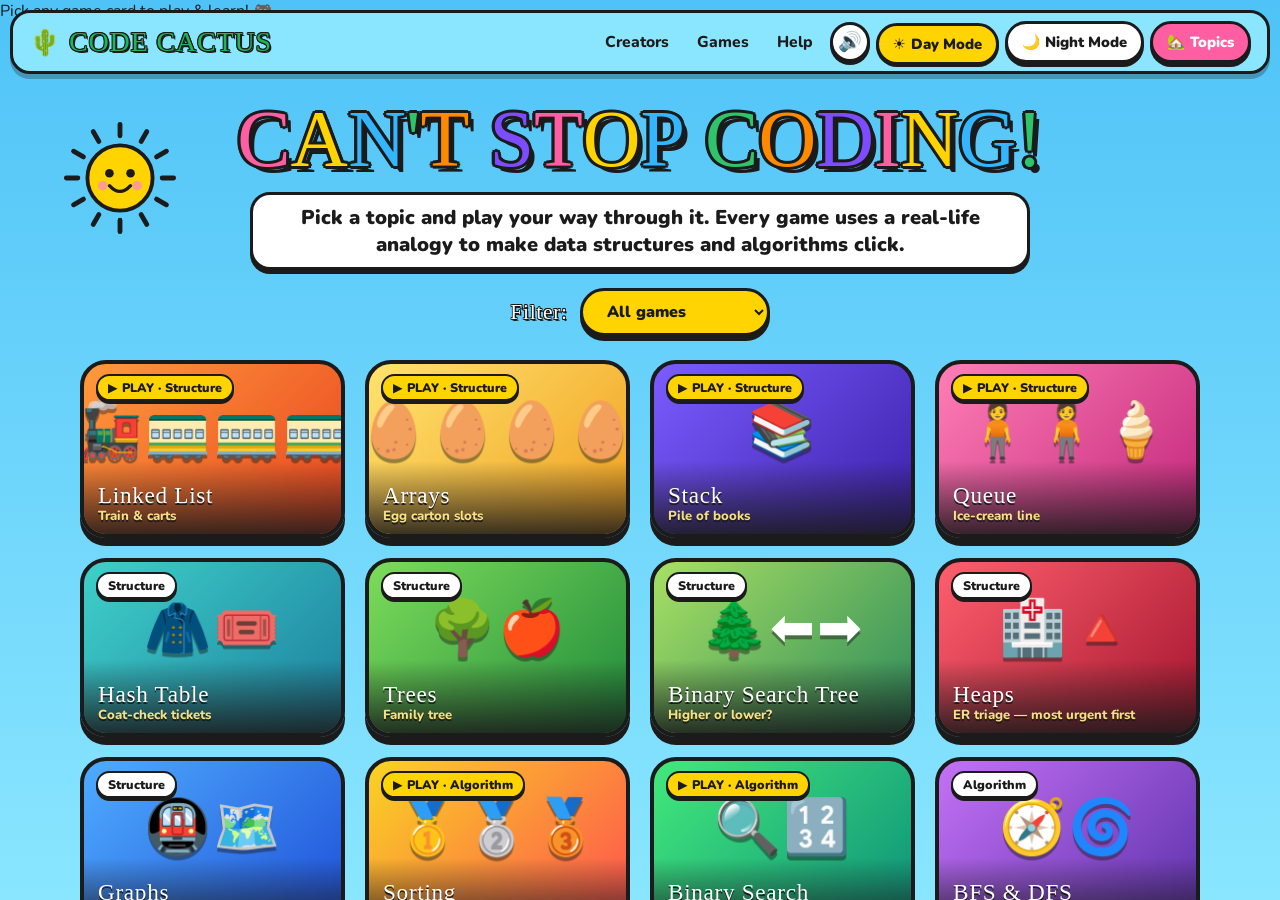
<file: code_cactus_games.html>
<!DOCTYPE html>
<html lang="en">
<head>
  <meta charset="UTF-8">
  <meta name="viewport" content="width=device-width, initial-scale=1, viewport-fit=cover">
  <title>CODE CACTUS - Games</title>
  <link rel="icon" href="data:image/svg+xml,%3Csvg xmlns='http://www.w3.org/2000/svg' viewBox='0 0 100 100'%3E%3Ctext y='.9em' font-size='90'%3E🌵%3C/text%3E%3C/svg%3E">
  <link rel="preconnect" href="https://fonts.googleapis.com">
  <link rel="preconnect" href="https://fonts.gstatic.com" crossorigin>
  <link href="https://fonts.googleapis.com/css2?family=Chewy&family=Fira+Code:wght@600;700&family=Nunito:wght@700;800;900&display=swap" rel="stylesheet">
  <style>
    /* =========================================================
       CODE CACTUS - GAMES PAGE STYLESHEET (MATCHING INDEX.HTML)
       ========================================================= */
    @property --sky-top    { syntax: '<color>'; inherits: true; initial-value: #4fc3f7; }
    @property --sky-bottom { syntax: '<color>'; inherits: true; initial-value: #8ae6ff; }

    :root {
      --ink: #1b1b1b;
      --sky-top: #4fc3f7;
      --sky-bottom: #8ae6ff;
      --nav-bg: #8ae6ff;
      --nav-text: #1b1b1b;
      --yellow: #ffd400;
      --green: #1fb35a;
      --orange: #f39200;
      --cloud-fill: #ffffff;
      --card-bg: #ffffff;
      --pill-bg: #ffffff;
      --pill-text: #1b1b1b;
      --pink: #ff5fa2;
      --blue: #33b5ff;
      --purple: #7c4dff;
      --teal: #16b4b4;
      --bad: #ff4d6d;
      --nav-h: 64px;
      --bounce: cubic-bezier(.34, 1.56, .64, 1);
      --font-display: "Chewy", "Comic Sans MS", "Chalkboard SE", cursive;
      --font-body: "Nunito", "Trebuchet MS", system-ui, sans-serif;
      --font-mono: "Fira Code", Consolas, monospace;

      --panel-bg: #fffdf7;
      --panel-alt: #fff8dc;
      --panel-text: #1b1b1b;
      --mut: #4a4a4a;
    }

    body.night-mode {
      --sky-top: #0f0c29;
      --sky-bottom: #302b63;
      --nav-bg: #24244e;
      --nav-text: #ffffff;
      --cloud-fill: #3d3b6e;
      --card-bg: #fffdf7;
      --pill-bg: #24244e;
      --pill-text: #ffffff;

      --panel-bg: #26224e;
      --panel-alt: #312b63;
      --panel-text: #ffffff;
      --mut: #d3caff;
    }

    * { box-sizing: border-box; margin: 0; padding: 0; user-select: none; }
    input, textarea, pre, code, select { user-select: text; -webkit-user-select: text; }
    [hidden] { display: none !important; }

    html, body {
      height: 100%;
      min-height: 100dvh;
      overflow: hidden;
      background: var(--sky-top);
      font-family: var(--font-body);
      color: var(--ink);
      -webkit-tap-highlight-color: transparent;
    }

    button {
      font: inherit;
      color: inherit;
      background: none;
      border: 0;
      cursor: pointer;
      touch-action: manipulation;
      -webkit-appearance: none;
    }

    button:focus-visible, select:focus-visible {
      outline: 4px dashed var(--yellow);
      outline-offset: 3px;
    }

    .defs { position: absolute; width: 0; height: 0; overflow: hidden; }

    #app {
      position: fixed;
      inset: 0;
      overflow: hidden;
      background: linear-gradient(180deg, var(--sky-top) 0%, var(--sky-bottom) 100%);
      transition: --sky-top 2.2s ease-in-out, --sky-bottom 2.2s ease-in-out, background 1.1s ease;
    }

    .sunset-glow {
      position: absolute;
      inset: 0;
      background: linear-gradient(180deg, rgba(255, 94, 98, 0.55) 0%, rgba(255, 195, 113, 0.75) 100%);
      opacity: 0;
      pointer-events: none;
      z-index: 1;
      transition: opacity 1.2s ease-in-out;
    }
    body.twilight-flash .sunset-glow { opacity: 1; }

    .outlined {
      text-shadow:
         .04em 0 0 var(--ink), -.04em 0 0 var(--ink),
         0 .04em 0 var(--ink),  0 -.04em 0 var(--ink),
         .03em .03em 0 var(--ink), -.03em .03em 0 var(--ink),
         .03em -.03em 0 var(--ink), -.03em -.03em 0 var(--ink),
         .07em .08em 0 var(--ink);
    }

    /* =========================================================
       SHARED SKY (Sun, Moon, Stars & Left-to-Right Clouds)
       ========================================================= */
    .sky { position: absolute; inset: 0; z-index: 1; overflow: hidden; }

    .stars-layer {
      position: absolute;
      inset: 0;
      pointer-events: none;
      opacity: 0;
      transform: translateY(-25px);
      transition: opacity 2.2s ease-in-out, transform 2.2s ease-in-out;
    }
    body.night-mode .stars-layer {
      opacity: 1;
      transform: translateY(0);
    }
    .star-dot {
      position: absolute;
      color: #ffd400;
      font-size: clamp(1rem, 1.8vw, 1.6rem);
      text-shadow: 0 0 8px rgba(255, 212, 0, 0.8);
      animation: twinkle 2s ease-in-out infinite alternate;
    }
    .shooting-star {
      position: absolute;
      top: 16vh;
      left: 65vw;
      width: 90px;
      height: 4px;
      background: linear-gradient(90deg, #fff, transparent);
      border-radius: 999px;
      transform: rotate(-25deg) scaleX(0);
      opacity: 0;
    }
    body.night-mode .shooting-star {
      animation: shoot 6s ease-in-out 1.2s infinite;
    }
    @keyframes twinkle {
      0% { transform: scale(0.75) rotate(-10deg); opacity: 0.45; }
      100% { transform: scale(1.2) rotate(10deg); opacity: 1; }
    }
    @keyframes shoot {
      0%, 85%, 100% { transform: rotate(-25deg) translateX(0) scaleX(0); opacity: 0; }
      88% { transform: rotate(-25deg) translateX(-40px) scaleX(1); opacity: 1; }
      94% { transform: rotate(-25deg) translateX(-220px) scaleX(0.2); opacity: 0; }
    }

    .sun, .moon {
      position: absolute;
      left: 4vw;
      top: calc(var(--nav-h) + 5vh);
      width: clamp(74px, 11vw, 138px);
      z-index: 2;
      transition: transform 2.2s cubic-bezier(.34, 1.3, .64, 1), opacity 1.8s ease-in-out;
      transform-origin: 45vw 75vh;
    }
    .sun svg, .moon svg { display: block; width: 100%; height: auto; overflow: visible; }
    #sunRays { transform-origin: 60px 60px; animation: spin 24s linear infinite; }
    .sun:hover svg, .moon:hover svg { animation: jelly .6s; }
    .sun.wink svg, .moon.wink svg { animation: sunHop .8s var(--bounce); }

    body.night-mode .sun {
      transform: rotate(110deg) scale(0.4);
      opacity: 0;
      pointer-events: none;
    }
    .moon {
      transform: rotate(-110deg) scale(0.4);
      opacity: 0;
      pointer-events: none;
    }
    body.night-mode .moon {
      transform: rotate(0deg) scale(1);
      opacity: 1;
      pointer-events: auto;
    }

    @keyframes spin { to { transform: rotate(360deg); } }
    @keyframes sunHop {
      0%   { transform: scale(1); }
      35%  { transform: scale(1.25) rotate(-12deg); }
      70%  { transform: scale(.92) rotate(8deg); }
      100% { transform: scale(1) rotate(0); }
    }

    .cloud {
      position: absolute;
      top: var(--top);
      left: -30vw;
      width: max(var(--w), 115px);
      pointer-events: none;
      animation: drift var(--dur) linear var(--delay) infinite;
      z-index: 2;
    }
    .cloud svg { display: block; width: 100%; height: auto; animation: bob 6s ease-in-out infinite alternate; }
    #cloud path.cloud-body { fill: var(--cloud-fill); transition: fill 2.2s ease-in-out; }

    @keyframes drift { to { transform: translateX(175vw); } }
    @keyframes bob   { to { transform: translateY(10px); } }

    /* =========================================================
       MAIN TASKBAR (SAME AS INDEX.HTML, WITH TOPICS BUTTON)
       ========================================================= */
    .nav {
      position: fixed;
      top: 10px; left: 10px; right: 10px;
      height: var(--nav-h);
      z-index: 50;
      display: flex;
      align-items: center;
      justify-content: space-between;
      gap: 8px;
      padding: 0 14px 0 16px;
      background: var(--nav-bg);
      border: 3px solid var(--ink);
      border-radius: 20px;
      box-shadow: 0 5px 0 rgba(27, 27, 27, .28);
      transition: background 2s ease-in-out;
    }

    .logo { display: flex; align-items: center; gap: 8px; white-space: nowrap; flex-shrink: 0; }
    .logo-icon { font-size: 1.6rem; display: inline-block; }
    .logo-text {
      font-family: var(--font-display);
      font-size: clamp(1.1rem, 2.8vw, 1.75rem);
      color: var(--green);
      letter-spacing: .03em;
    }
    .logo:hover .logo-icon { animation: wiggle .5s; }
    .logo.hop { animation: jelly .6s; }

    @keyframes wiggle { 0%,100% { transform: rotate(0); } 25% { transform: rotate(-5deg); } 75% { transform: rotate(5deg); } }

    .nav-right {
      display: flex;
      align-items: center;
      gap: 6px;
      flex-wrap: nowrap;
      overflow-x: auto;
      scrollbar-width: none;
      padding: 4px 2px;
    }
    .nav-right::-webkit-scrollbar { display: none; }

    .nav-link {
      font-weight: 800;
      font-size: 0.98rem;
      color: var(--nav-text);
      padding: 7px 11px;
      border-radius: 999px;
      transition: background .15s, transform .15s var(--bounce), color 1.5s;
      white-space: nowrap;
      flex-shrink: 0;
      min-height: 42px;
    }
    .nav-link:hover {
      background: rgba(255, 255, 255, .45);
      transform: translateY(-2px) rotate(-2deg);
    }
    .nav-link:active {
      transform: translateY(1px) scale(.96);
    }

    .icon-btn {
      width: 40px; height: 40px;
      font-size: 1.2rem;
      border-radius: 50%;
      border: 3px solid var(--ink);
      background: #fff;
      color: var(--ink);
      box-shadow: 0 3px 0 var(--ink);
      transition: transform .15s var(--bounce);
      flex-shrink: 0;
    }
    .icon-btn:hover { transform: scale(1.12) rotate(-6deg); }
    .icon-btn:active { transform: scale(.92); }

    .mode-switch-group {
      display: flex;
      align-items: center;
      gap: 6px;
      flex-shrink: 0;
    }

    .btn-mode {
      font-weight: 900;
      font-size: 0.92rem;
      padding: 7px 14px;
      background: #ffffff;
      color: var(--ink);
      border: 3px solid var(--ink);
      border-radius: 999px;
      box-shadow: 0 4px 0 var(--ink);
      transition: transform .12s, box-shadow .12s, background .25s;
      white-space: nowrap;
      display: flex;
      align-items: center;
      gap: 5px;
      flex-shrink: 0;
      min-height: 42px;
    }
    .btn-mode:hover { transform: translateY(-2px); box-shadow: 0 6px 0 var(--ink); }
    .btn-mode:active, .btn-mode.active-mode {
      background: var(--yellow);
      transform: translateY(2px);
      box-shadow: 0 2px 0 var(--ink);
    }

    .btn-small {
      font-weight: 900;
      font-size: 0.92rem;
      padding: 7px 14px;
      background: var(--pink);
      color: #fff;
      border: 3px solid var(--ink);
      border-radius: 999px;
      box-shadow: 0 4px 0 var(--ink);
      transition: transform .12s, box-shadow .12s;
      white-space: nowrap;
      display: none;
      flex-shrink: 0;
      min-height: 42px;
    }
    .btn-small.visible { display: inline-flex; align-items: center; gap: 5px; }
    .btn-small:hover { transform: translateY(-2px); box-shadow: 0 6px 0 var(--ink); }
    .btn-small:active { transform: translateY(3px); box-shadow: 0 1px 0 var(--ink); }

    /* =========================================================
       FULL-SCREEN PAGES, BOUNCY LETTERS & BALLOONS
       ========================================================= */
    .page {
      position: absolute;
      inset: 0;
      z-index: 3;
      overflow: hidden;
      visibility: hidden;
      pointer-events: none;
      overscroll-behavior: contain;
    }
    .page.active {
      visibility: visible;
      pointer-events: auto;
    }

    .content {
      position: absolute;
      top: calc(var(--nav-h) + 10px);
      left: 0; right: 0; bottom: 0;
      padding: 2.6vh 5vw 14vh;
      overflow-y: auto;
      display: flex;
      flex-direction: column;
      align-items: center;
      text-align: center;
      pointer-events: auto;
      z-index: 4;
      overscroll-behavior: contain;
      -webkit-overflow-scrolling: touch;
    }
    .content > * { flex-shrink: 0; }

    .letter { display: inline-block; cursor: pointer; }
    .glyph  { display: inline-block; transform-origin: 50% 80%; }
    .letter:hover .glyph { animation: jelly .6s; }
    .letter.hop .glyph   { animation: hop .6s var(--bounce); }

    @keyframes jelly {
      0%   { transform: scale(1, 1); }
      30%  { transform: scale(1.25, .8); }
      50%  { transform: scale(.85, 1.2) translateY(-6%); }
      70%  { transform: scale(1.1, .95); }
      100% { transform: scale(1, 1); }
    }
    @keyframes hop {
      0%   { transform: translateY(0) rotate(0); }
      40%  { transform: translateY(-28%) rotate(-10deg); }
      100% { transform: translateY(0) rotate(0); }
    }

    .hello {
      font-family: var(--font-display);
      font-weight: 400;
      font-size: clamp(2.5rem, 7.2vw, 5rem);
      line-height: 1.05;
      color: #ffd400;
    }
    .hello-sub {
      font-weight: 900;
      font-size: clamp(0.98rem, 2vw, 1.25rem);
      background: var(--pill-bg);
      color: var(--pill-text);
      border: 3px solid var(--ink);
      border-radius: 20px;
      padding: .45em 1.2em;
      margin: 1.2vh 0 2vh;
      max-width: 780px;
      box-shadow: 0 4px 0 var(--ink);
      transition: background 1.8s ease-in-out, color 1.8s ease-in-out;
    }

    /* Floating Poppable Balloons */
    .balloon {
      position: absolute;
      left: var(--x);
      bottom: -26vh;
      width: 66px; height: 92px;
      z-index: 6;
      animation: rise var(--dur) linear var(--delay) infinite;
    }
    .b-body {
      position: relative;
      display: block;
      width: 100%; height: 100%;
      background: var(--c);
      border: 4px solid var(--ink);
      border-radius: 50% 50% 48% 48% / 56% 56% 44% 44%;
      animation: balloonSway 3s ease-in-out infinite alternate;
      transform-origin: 50% 130%;
    }
    .b-body::before {
      content: ""; position: absolute; left: 14px; top: 12px;
      width: 12px; height: 20px; border-radius: 50%;
      background: rgba(255, 255, 255, .75); transform: rotate(18deg);
    }
    .balloon::after {
      content: ""; position: absolute; left: 50%; top: 100%;
      width: 3px; height: 64px; margin-left: -1px; background: var(--ink);
    }
    .balloon.popped { visibility: hidden; pointer-events: none; }

    @keyframes rise { from { transform: translateY(0); } to { transform: translateY(-150vh); } }
    @keyframes balloonSway { from { transform: rotate(-6deg); } to { transform: rotate(6deg); } }

    /* =========================================================
       DSA ARCADE FILTER BAR & GAME CARDS (FIXED PICTURES)
       ========================================================= */
    .arcade-toolbar {
      width: 100%;
      max-width: 1120px;
      display: flex;
      align-items: center;
      justify-content: center;
      gap: 12px;
      margin-bottom: 2.6vh;
    }

    .filter-label {
      font-family: var(--font-display);
      font-size: 1.35rem;
      color: #ffffff;
      letter-spacing: 0.03em;
    }

    select#filter {
      font-family: var(--font-body);
      font-weight: 900;
      font-size: 1rem;
      background: var(--yellow);
      color: var(--ink);
      border: 3.5px solid var(--ink);
      border-radius: 999px;
      padding: 9px 20px;
      box-shadow: 0 5px 0 var(--ink);
      cursor: pointer;
      transition: transform .15s var(--bounce), box-shadow .15s;
    }
    select#filter:hover {
      transform: translateY(-2px);
      box-shadow: 0 7px 0 var(--ink);
    }
    select#filter option {
      background: #ffffff;
      color: var(--ink);
      font-weight: 800;
    }

    .grid {
      width: 100%;
      max-width: 1120px;
      display: grid;
      grid-template-columns: repeat(auto-fill, minmax(220px, 1fr));
      gap: 20px;
      padding-bottom: 4vh;
    }

    .tile {
      position: relative;
      aspect-ratio: 1.75 / 1.18;
      border-radius: 26px;
      overflow: hidden;
      cursor: pointer;
      border: 4px solid var(--ink);
      padding: 0;
      color: #fff;
      text-align: left;
      box-shadow: 0 8px 0 var(--ink);
      transition: transform .15s var(--bounce), box-shadow .15s;
    }
    @media (hover: hover) {
      .tile:hover {
        transform: translateY(-7px) rotate(-1.2deg);
        box-shadow: 0 14px 0 var(--ink);
      }
      .tile:nth-child(2n):hover {
        transform: translateY(-7px) rotate(1.2deg);
      }
    }
    .tile:active {
      transform: translateY(4px) scale(.98);
      box-shadow: 0 3px 0 var(--ink);
    }

    /* Fixed pictures inside game cards (NO bobbing or movement) */
    .art {
      position: absolute;
      inset: 0 0 22% 0;
      display: flex;
      align-items: center;
      justify-content: center;
      font-size: clamp(36px, 4.2vw, 56px);
      letter-spacing: 2px;
      filter: drop-shadow(0 4px 0 rgba(27, 27, 27, 0.45));
      pointer-events: none;
    }
    .art i {
      font-style: normal;
      display: inline-block;
      animation: none !important;
      transform: none !important;
    }

    .badge {
      position: absolute;
      top: 10px;
      left: 12px;
      background: #ffffff;
      color: var(--ink);
      border: 2.5px solid var(--ink);
      border-radius: 999px;
      padding: 3px 10px;
      font-size: 0.78rem;
      font-weight: 900;
      box-shadow: 0 3px 0 var(--ink);
      z-index: 2;
    }
    .badge.playable {
      background: var(--yellow);
    }

    .name {
      position: absolute;
      left: 0;
      right: 0;
      bottom: 0;
      padding: 22px 14px 10px;
      background: linear-gradient(transparent, rgba(27, 27, 27, 0.86));
      font-family: var(--font-display);
      font-size: 1.45rem;
      letter-spacing: .03em;
      line-height: 1.05;
      color: #ffffff;
      text-shadow: 0 2px 0 var(--ink);
    }
    .name small {
      display: block;
      font-family: var(--font-body);
      font-weight: 800;
      font-size: 0.82rem;
      opacity: .95;
      margin-top: 3px;
      letter-spacing: 0;
      color: #ffe885;
    }

    /* =========================================================
       COMING SOON MODAL (CODE CACTUS CARTOON STYLE)
       ========================================================= */
    .modal {
      position: fixed;
      inset: 0;
      background: rgba(15, 12, 41, 0.65);
      display: none;
      align-items: center;
      justify-content: center;
      padding: 20px;
      z-index: 80;
    }
    .modal.on { display: flex; }

    .box {
      background: var(--card-bg);
      color: var(--ink);
      border: 4px solid var(--ink);
      border-radius: 30px;
      max-width: 430px;
      width: 100%;
      overflow: hidden;
      text-align: center;
      box-shadow: 0 10px 0 var(--ink);
      animation: popIn .45s var(--bounce) both;
    }
    .box .art {
      position: static;
      height: 150px;
      font-size: 68px;
      border-bottom: 4px solid var(--ink);
    }
    .box div.b { padding: 20px 24px 26px; }
    .box h2 {
      margin: 0 0 6px;
      font-family: var(--font-display);
      font-weight: 400;
      font-size: 2.1rem;
      color: var(--ink);
    }
    .box p {
      color: #4a4a4a;
      font-weight: 800;
      margin: 6px 0;
      font-size: 1.02rem;
    }

    .btn {
      margin-top: 12px;
      font-family: var(--font-display);
      letter-spacing: 0.03em;
      background: var(--yellow);
      color: var(--ink);
      border: 3.5px solid var(--ink);
      border-radius: 999px;
      padding: 10px 24px;
      font-size: 1.15rem;
      box-shadow: 0 5px 0 var(--ink);
      cursor: pointer;
      display: inline-flex;
      align-items: center;
      justify-content: center;
      gap: 6px;
      transition: transform .15s var(--bounce), box-shadow .15s;
    }
    .btn:hover { transform: translateY(-2px) scale(1.03); box-shadow: 0 7px 0 var(--ink); }
    .btn:active { transform: translateY(3px); box-shadow: 0 2px 0 var(--ink); }

    /* =========================================================
       PLAYABLE GAME PAGE (#game) - FULL-SCREEN CODE CACTUS VIEW
       ========================================================= */
    .game-shell {
      width: 100%;
      max-width: 1120px;
      display: flex;
      flex-direction: column;
      gap: 16px;
      padding-bottom: 4vh;
    }

    .gh {
      width: 100%;
      display: flex;
      gap: 14px;
      align-items: center;
      justify-content: space-between;
      flex-wrap: wrap;
    }
    .gh h2 {
      font-family: var(--font-display);
      font-weight: 400;
      font-size: clamp(1.9rem, 4.5vw, 3.1rem);
      color: var(--yellow);
      margin: 0;
    }
    .gh .btn { margin: 0; background: #ffffff; }
    .gh .btn:hover { background: var(--yellow); }

    .gb {
      display: flex;
      flex-wrap: wrap;
      gap: 20px;
      width: 100%;
      align-items: stretch;
    }

    .code {
      flex: 1 1 340px;
      background: #191533;
      color: #efe9ff;
      border: 4px solid var(--ink);
      border-radius: 26px;
      padding: 16px;
      font: 600 0.92rem/1.75 var(--font-mono);
      box-shadow: 0 8px 0 var(--ink);
      text-align: left;
      display: flex;
      flex-direction: column;
      justify-content: space-between;
    }

    .ln {
      display: block;
      width: 100%;
      text-align: left;
      background: none;
      border: 0;
      border-left: 4px solid transparent;
      color: #efe9ff;
      font: inherit;
      white-space: pre;
      padding: 3px 10px;
      border-radius: 8px;
      min-height: 28px;
      overflow-x: auto;
    }
    button.ln { cursor: pointer; }
    button.ln:hover { background: rgba(255, 212, 0, 0.16); }
    .ln.cur {
      background: rgba(255, 212, 0, 0.25);
      border-color: var(--yellow);
      color: #ffffff;
    }

    .ctl {
      display: flex;
      gap: 10px;
      flex-wrap: wrap;
      margin-top: 14px;
      padding-top: 12px;
      border-top: 2px solid #3a2680;
    }
    .ctl .btn {
      margin: 0;
      padding: 8px 18px;
      font-size: 1.02rem;
    }

    .stage {
      flex: 2 1 440px;
      background: var(--panel-bg);
      color: var(--panel-text);
      border: 4px solid var(--ink);
      border-radius: 26px;
      padding: 20px;
      min-height: 370px;
      display: flex;
      flex-direction: column;
      box-shadow: 0 8px 0 var(--ink);
    }

    #gS {
      flex: 1;
      display: flex;
      flex-direction: column;
      justify-content: center;
      min-height: 250px;
      padding: 26px 0;
    }

    .row {
      display: flex;
      gap: 10px;
      align-items: center;
      flex-wrap: wrap;
      justify-content: center;
      padding-bottom: 26px;
    }

    .cell {
      width: 58px;
      height: 64px;
      border: 3.5px solid var(--ink);
      background: #ffffff;
      color: var(--ink);
      border-radius: 14px;
      display: flex;
      align-items: center;
      justify-content: center;
      position: relative;
      font-size: 1.2rem;
      font-weight: 900;
      box-shadow: 0 4px 0 var(--ink);
      transition: .3s;
    }
    .cell u {
      position: absolute;
      top: -24px;
      font-size: 0.8rem;
      font-weight: 900;
      color: var(--mut);
      text-decoration: none;
    }
    .cell em {
      position: absolute;
      bottom: -26px;
      font-size: 0.8rem;
      color: var(--pink);
      font-style: normal;
      font-weight: 900;
      white-space: nowrap;
    }
    body.night-mode .cell em { color: var(--yellow); }

    .dim { opacity: .28; }
    .hot { box-shadow: 0 0 0 4px var(--yellow), 0 5px 0 var(--ink); }
    .cell.hot { background: var(--yellow); color: var(--ink); }
    .cell.win { background: #2fc46b; color: #ffffff; }

    .col {
      display: flex;
      flex-direction: column-reverse;
      align-items: center;
      gap: 6px;
      border-bottom: 8px solid #8b5a2b;
      padding: 0 30px 6px;
      margin: auto;
    }
    .bk {
      width: 220px;
      padding: 10px 14px;
      border-radius: 12px;
      border: 3px solid var(--ink);
      background: hsl(var(--h) 75% 48%);
      color: #fff;
      font-weight: 900;
      text-align: center;
      position: relative;
      box-shadow: 0 4px 0 var(--ink);
    }
    .bk em {
      position: absolute;
      left: 100%;
      margin-left: 10px;
      white-space: nowrap;
      color: var(--orange);
      font-style: normal;
      font-weight: 900;
    }
    body.night-mode .bk em { color: var(--yellow); }

    .pp {
      display: flex;
      flex-direction: column;
      align-items: center;
      font-weight: 900;
      margin: 0 6px;
    }
    .pp span { font-size: 44px; }
    .pp em {
      font-size: 0.82rem;
      color: var(--pink);
      font-style: normal;
      font-weight: 900;
    }
    body.night-mode .pp em { color: var(--yellow); }

    .cart {
      background: hsl(var(--h) 75% 48%);
      color: #fff;
      border: 3.5px solid var(--ink);
      border-radius: 14px;
      padding: 8px 14px;
      text-align: center;
      font-weight: 900;
      font-size: 1.15rem;
      min-width: 72px;
      box-shadow: 0 4px 0 var(--ink);
    }
    .cart em {
      display: block;
      font-size: 0.78rem;
      font-style: normal;
      color: #ffe36e;
    }
    .ar {
      font-size: 26px;
      font-weight: 900;
      color: var(--panel-text);
    }

    .empty, .tg {
      text-align: center;
      color: var(--mut);
      font-weight: 900;
      font-size: 1.08rem;
    }

    .msg {
      background: var(--panel-alt);
      color: var(--panel-text);
      border: 3px solid var(--ink);
      border-radius: 16px;
      padding: 12px 16px;
      margin-top: 10px;
      font-weight: 900;
      min-height: 48px;
      box-shadow: 0 4px 0 var(--ink);
    }

    .ret {
      text-align: center;
      min-height: 28px;
      font-weight: 900;
      font-size: 1.05rem;
      color: var(--green);
    }
    body.night-mode .ret { color: var(--yellow); }

    .bars {
      position: relative;
      height: 250px;
      width: 100%;
    }
    .bar {
      position: absolute;
      bottom: 0;
      border-radius: 10px 10px 0 0;
      border: 3px solid var(--ink);
      background: #33b5ff;
      transition: left .5s, height .3s, background .2s;
      text-align: center;
      font-weight: 900;
      color: #fff;
      width: calc(12.5% - 6px);
      margin-left: 3px;
      box-shadow: 0 3px 0 var(--ink);
    }
    .bar.cmp { background: var(--yellow); color: var(--ink); }
    .bar.sw  { background: var(--bad); color: #fff; }
    .bar.ok  { background: #2fc46b; color: #fff; }

    @keyframes stagePop {
      from { transform: translateY(-70px) scale(.3); opacity: 0; }
    }
    .stage-pop { animation: stagePop .5s cubic-bezier(.3, 1.8, .5, 1); }

    @keyframes sh {
      25% { transform: translateX(-12px); }
      75% { transform: translateX(12px); }
    }
    .shake { animation: sh .4s; }

    /* =========================================================
       ENTER / LEAVE PAGE ANIMATIONS & CURTAIN
       ========================================================= */
    .pop { transform-origin: 50% 100%; }
    .page.enter .pop    { animation: popIn .7s var(--bounce) var(--d, 0s) both; }
    .page.enter .letter { animation: dropIn 0.9s ease-out calc(var(--i, 0) * .06s) both; }

    @keyframes popIn {
      0%   { transform: scale(0) rotate(-10deg); opacity: 0; }
      70%  { transform: scale(1.06) rotate(1deg); opacity: 1; }
      100% { transform: scale(1) rotate(0); opacity: 1; }
    }
    @keyframes dropIn {
      0%   { transform: translateY(-90vh) rotate(-35deg) scale(.6); opacity: 0; }
      55%  { transform: translateY(2vh) rotate(6deg) scale(1.05); opacity: 1; }
      75%  { transform: translateY(-1vh) rotate(-3deg); opacity: 1; }
      100% { transform: translateY(0) rotate(0); opacity: 1; }
    }

    .page.leaving .pop    { animation: popOut .45s ease-in both; }
    .page.leaving .letter { animation: flyOut .75s cubic-bezier(.5, -.4, .9, .5) calc(var(--i, 0) * .03s) both; }

    @keyframes popOut { to { transform: scale(0) rotate(12deg); opacity: 0; } }
    @keyframes flyOut { to { transform: translate(var(--dx, 0), -130vh) rotate(var(--rot, 180deg)); opacity: 1; } }

    #curtain {
      position: fixed;
      inset: 0;
      z-index: 100;
      pointer-events: none;
      overflow: hidden;
    }
    #curtain .band {
      position: absolute;
      left: -5vw;
      width: 110vw;
      background: var(--bc);
      border: 4px solid var(--ink);
      border-radius: 999px;
      transform: translateX(-105%);
      transition: transform 0.6s cubic-bezier(.7, 0, .25, 1);
    }
    #curtain.cover .band   { transform: translateX(0%); }
    #curtain.uncover .band { transform: translateX(105%); }

    #badge {
      position: absolute;
      left: 50%; top: 50%;
      display: flex;
      flex-direction: column;
      align-items: center;
      transform: translate(-50%, -50%) scale(0);
      z-index: 2;
    }
    #badge svg { width: clamp(110px, 22vw, 190px); animation: spin 3s linear infinite; }
    #badge h2 {
      margin-top: .1em;
      font-family: var(--font-display);
      font-weight: 400;
      font-size: clamp(2.6rem, 9vw, 5.5rem);
      color: #fff;
    }
    #badge.show { animation: badgePop .55s var(--bounce) forwards; }
    #badge.hide { animation: badgeOut .3s ease-in forwards; }

    @keyframes badgePop {
      0%   { transform: translate(-50%, -50%) scale(0) rotate(-20deg); }
      100% { transform: translate(-50%, -50%) scale(1) rotate(0); }
    }
    @keyframes badgeOut {
      0%   { transform: translate(-50%, -50%) scale(1); }
      100% { transform: translate(-50%, -50%) scale(0) rotate(20deg); }
    }

    /* Sparkles, Speech & Toast */
    .spark {
      position: fixed;
      width: 20px; height: 20px;
      margin: -10px 0 0 -10px;
      z-index: 95;
      pointer-events: none;
      clip-path: polygon(50% 0%, 61% 35%, 98% 35%, 68% 57%, 79% 91%, 50% 70%, 21% 91%, 32% 57%, 2% 35%, 39% 35%);
      animation: spark .85s ease-out forwards;
    }
    @keyframes spark {
      0%   { transform: translate(0, 0) scale(0) rotate(0); opacity: 1; }
      25%  { transform: translate(calc(var(--tx) * .5), calc(var(--ty) * .5)) scale(var(--s, 1)) rotate(calc(var(--r) * .4)); opacity: 1; }
      100% { transform: translate(var(--tx), calc(var(--ty) + 40px)) scale(0) rotate(var(--r)); opacity: 0; }
    }

    .say {
      position: fixed;
      z-index: 110;
      pointer-events: none;
      transform: translate(-50%, -100%);
      font-family: var(--font-display);
      font-size: 1.4rem;
      white-space: nowrap;
      background: #fff;
      color: var(--ink);
      border: 3px solid var(--ink);
      border-radius: 18px;
      padding: .15em .7em .25em;
      box-shadow: 0 4px 0 var(--ink);
      animation: say 1.3s ease-out forwards;
    }
    @keyframes say {
      0%   { transform: translate(-50%, -60%) scale(0); opacity: 0; }
      15%  { transform: translate(-50%, -110%) scale(1.1); opacity: 1; }
      80%  { transform: translate(-50%, -150%) scale(1); opacity: 1; }
      100% { transform: translate(-50%, -190%) scale(1); opacity: 0; }
    }

    #toast {
      position: fixed;
      left: 0; top: 0;
      z-index: 120;
      transform: translate(-50%, -50%) scale(0);
      opacity: 0;
      font-family: var(--font-display);
      font-size: clamp(1rem, 2.2vw, 1.25rem);
      background: var(--yellow);
      color: var(--ink);
      border: 3.5px solid var(--ink);
      border-radius: 22px;
      padding: .35em .95em .4em;
      box-shadow: 0 5px 0 var(--ink);
      transition: transform .32s var(--bounce), opacity .2s ease;
      pointer-events: none;
      text-align: center;
      max-width: min(320px, 88vw);
      line-height: 1.2;
    }
    #toast.show {
      transform: translate(-50%, -50%) scale(1);
      opacity: 1;
    }

    @media (max-width: 780px) {
      :root { --nav-h: 58px; }
      .nav { top: 6px; left: 6px; right: 6px; height: var(--nav-h); padding: 0 8px; gap: 6px; border-radius: 16px; }
      .nav-right { min-width: 0; max-width: calc(100% - 44px); gap: 4px; }
      .mode-label { display: none; }
      .btn-mode, .btn-small { padding: 7px 10px; }
      .nav-link { font-size: 0.9rem; padding: 6px 8px; }
      .mode-switch-group { gap: 4px; }
      .content { padding-left: 16px; padding-right: 16px; }
    }

    @media (max-width: 560px) {
      .nav { padding: 0 10px; gap: 3px; }
      .logo-text { display: none; }
      .logo-icon { font-size: 1.75rem; }
      .nav-link { font-size: 0.8rem; padding: 5px 7px; }
      .icon-btn { width: 36px; height: 36px; font-size: 1rem; }
      .btn-mode, .btn-small { padding: 6px 7px; font-size: 0.84rem; }
      .grid { grid-template-columns: repeat(auto-fill, minmax(160px, 1fr)); gap: 14px; }
    }
  </style>
</head>
<body>

<!-- ============ Reusable SVG Symbols ============ -->
<svg class="defs" aria-hidden="true" focusable="false">
  <symbol id="cloud" viewBox="0 0 200 110">
    <path class="cloud-body" d="M40 100 Q10 100 12 78 Q14 58 38 58 Q40 30 72 30 Q92 8 120 28 Q150 20 158 50 Q190 52 190 78 Q190 100 160 100 Z"
          fill="#fff" stroke="#1b1b1b" stroke-width="4" stroke-linejoin="round"/>
    <path d="M62 52 Q72 44 84 47" fill="none" stroke="#1b1b1b" stroke-width="3" stroke-linecap="round"/>
    <path d="M150 70 Q158 73 160 82" fill="none" stroke="#1b1b1b" stroke-width="3" stroke-linecap="round"/>
  </symbol>
</svg>

<div id="app">
  <div class="sunset-glow"></div>

  <!-- ============ Shared Sky (Matching index.html) ============ -->
  <div class="sky" aria-hidden="false">
    <div class="stars-layer">
      <span class="star-dot" style="top:14vh;left:18vw;animation-delay:0.1s">✦</span>
      <span class="star-dot" style="top:10vh;left:38vw;animation-delay:0.6s">★</span>
      <span class="star-dot" style="top:22vh;left:54vw;animation-delay:1.2s">✦</span>
      <span class="star-dot" style="top:12vh;left:76vw;animation-delay:0.4s">★</span>
      <span class="star-dot" style="top:28vh;left:88vw;animation-delay:0.9s">✦</span>
      <span class="star-dot" style="top:34vh;left:25vw;animation-delay:1.5s">★</span>
      <span class="star-dot" style="top:19vh;left:64vw;animation-delay:0.3s">✦</span>
      <div class="shooting-star"></div>
    </div>

    <!-- Sun -->
    <button class="sun" id="sun" aria-label="Say hi to the sun">
      <svg viewBox="-12 -12 144 144" id="sunSvg">
        <g id="sunRays" stroke="#1b1b1b" stroke-width="5" stroke-linecap="round">
          <line x1="60" y1="4" x2="60" y2="16" transform="rotate(0 60 60)"/>
          <line x1="60" y1="4" x2="60" y2="16" transform="rotate(30 60 60)"/>
          <line x1="60" y1="4" x2="60" y2="16" transform="rotate(60 60 60)"/>
          <line x1="60" y1="4" x2="60" y2="16" transform="rotate(90 60 60)"/>
          <line x1="60" y1="4" x2="60" y2="16" transform="rotate(120 60 60)"/>
          <line x1="60" y1="4" x2="60" y2="16" transform="rotate(150 60 60)"/>
          <line x1="60" y1="4" x2="60" y2="16" transform="rotate(180 60 60)"/>
          <line x1="60" y1="4" x2="60" y2="16" transform="rotate(210 60 60)"/>
          <line x1="60" y1="4" x2="60" y2="16" transform="rotate(240 60 60)"/>
          <line x1="60" y1="4" x2="60" y2="16" transform="rotate(270 60 60)"/>
          <line x1="60" y1="4" x2="60" y2="16" transform="rotate(300 60 60)"/>
          <line x1="60" y1="4" x2="60" y2="16" transform="rotate(330 60 60)"/>
        </g>
        <circle cx="60" cy="60" r="34" fill="#ffd400" stroke="#1b1b1b" stroke-width="4"/>
        <circle cx="49" cy="55" r="4.5" fill="#1b1b1b"/><circle cx="71" cy="55" r="4.5" fill="#1b1b1b"/>
        <circle cx="42" cy="68" r="5" fill="#ff8fb1" opacity=".8"/><circle cx="78" cy="68" r="5" fill="#ff8fb1" opacity=".8"/>
        <path d="M49 68 Q60 80 71 68" fill="none" stroke="#1b1b1b" stroke-width="3.5" stroke-linecap="round"/>
      </svg>
    </button>

    <!-- Moon -->
    <button class="moon" id="moon" aria-label="Say hi to the moon">
      <svg viewBox="-12 -12 144 144">
        <circle cx="60" cy="60" r="36" fill="#fff59d" stroke="#1b1b1b" stroke-width="4"/>
        <circle cx="45" cy="42" r="6" fill="#fbc02d" opacity="0.45"/>
        <circle cx="74" cy="48" r="4.5" fill="#fbc02d" opacity="0.45"/>
        <circle cx="68" cy="76" r="5.5" fill="#fbc02d" opacity="0.45"/>
        <circle cx="49" cy="56" r="4.5" fill="#1b1b1b"/><circle cx="71" cy="56" r="4.5" fill="#1b1b1b"/>
        <circle cx="42" cy="68" r="5" fill="#ff8fb1" opacity=".8"/><circle cx="78" cy="68" r="5" fill="#ff8fb1" opacity=".8"/>
        <path d="M50 69 Q60 79 70 69" fill="none" stroke="#1b1b1b" stroke-width="3.5" stroke-linecap="round"/>
      </svg>
    </button>

    <!-- Left-to-Right Drifting Clouds -->
    <div class="cloud" style="--top:15vh;--w:21vw;--dur:165s;--delay:-50s"><svg viewBox="0 0 200 110"><use href="#cloud"/></svg></div>
    <div class="cloud" style="--top:30vh;--w:15vw;--dur:130s;--delay:-18s"><svg viewBox="0 0 200 110"><use href="#cloud"/></svg></div>
    <div class="cloud" style="--top:11vh;--w:13vw;--dur:210s;--delay:-130s"><svg viewBox="0 0 200 110"><use href="#cloud"/></svg></div>
    <div class="cloud" style="--top:40vh;--w:18vw;--dur:185s;--delay:-95s"><svg viewBox="0 0 200 110"><use href="#cloud"/></svg></div>
  </div>

  <!-- ============ Main Taskbar (Home Button Replaced with Topics Page Button) ============ -->
  <header class="nav">
    <button class="logo" id="logo" aria-label="Return to Topics page">
      <span class="logo-icon">🌵</span><span class="logo-text outlined">CODE CACTUS</span>
    </button>
    <nav class="nav-right" aria-label="Primary Navigation">
      <button class="nav-link" data-soon>Creators</button>
      <button class="nav-link" id="gamesNavBtn">Games</button>
      <button class="nav-link" data-soon>Help</button>
      <button class="icon-btn" id="soundBtn" aria-label="Turn sound off" aria-pressed="true">🔊</button>

      <div class="mode-switch-group">
        <button class="btn-mode active-mode" id="dayModeBtn" aria-label="Switch to Day Mode" aria-pressed="true">
          <span>☀️</span><span class="mode-label">Day Mode</span>
        </button>
        <button class="btn-mode" id="nightModeBtn" aria-label="Switch to Night Mode" aria-pressed="false">
          <span>🌙</span><span class="mode-label">Night Mode</span>
        </button>
      </div>

      <button class="btn-small visible" id="backTopicsBtn" aria-label="Return to Topics page">
        <span>🏡</span><span class="mode-label">Topics</span>
      </button>
    </nav>
  </header>

  <main>

    <!-- ================= 1. DSA ARCADE GAMES GRID PAGE ================= -->
    <section id="arcade-home" class="page active enter" aria-label="DSA Arcade Games">
      <div class="content">
        <h1 class="hello pop outlined" style="--d:.12s" data-split="CAN'T STOP CODING!" data-colors="#ff5fa2,#ffd400,#33b5ff,#2fc46b,#ff8a00,#7c4dff">CAN'T STOP CODING!</h1>
        <p class="hello-sub pop" style="--d:.22s">Pick a topic and play your way through it. Every game uses a real-life analogy to make data structures and algorithms click.</p>

        <div class="arcade-toolbar pop" style="--d:.28s">
          <label for="filter" class="filter-label outlined">Filter:</label>
          <select id="filter" aria-label="Filter games">
            <option value="all">All games</option>
            <option value="Structure">Data structures</option>
            <option value="Algorithm">Algorithms</option>
            <option value="Concept">Concepts</option>
          </select>
        </div>

        <div class="grid" id="grid"></div>
      </div>

      <!-- Floating Poppable Balloons -->
      <button class="balloon" style="--x:5vw;--c:#ff5fa2;--dur:17s;--delay:-4s" aria-label="Pop the balloon"><span class="b-body"></span></button>
      <button class="balloon" style="--x:26vw;--c:#33b5ff;--dur:22s;--delay:-12s" aria-label="Pop the balloon"><span class="b-body"></span></button>
      <button class="balloon" style="--x:68vw;--c:#ffd400;--dur:19s;--delay:-2s" aria-label="Pop the balloon"><span class="b-body"></span></button>
      <button class="balloon" style="--x:90vw;--c:#ff8a00;--dur:24s;--delay:-15s" aria-label="Pop the balloon"><span class="b-body"></span></button>
    </section>

    <!-- ================= 2. PLAYABLE GAME VIEW PAGE ================= -->
    <section id="game" class="page" aria-label="Playable Game">
      <div class="content">
        <div class="game-shell">
          <div class="gh pop" style="--d:.1s">
            <button class="btn" id="back">⬅️ Back to Games</button>
            <h2 id="gT" class="outlined"></h2>
          </div>
          <div class="gb pop" style="--d:.18s">
            <div class="code">
              <div id="gC"></div>
              <div class="ctl" id="gCtl"></div>
            </div>
            <div class="stage">
              <div id="gS"></div>
              <div class="ret" id="gR"></div>
              <div class="msg" id="gM"></div>
            </div>
          </div>
        </div>
      </div>
    </section>

  </main>

  <!-- ============ Coming Soon Modal ============ -->
  <div class="modal" id="modal" role="dialog" aria-modal="true" aria-labelledby="mName">
    <div class="box">
      <div class="art" id="mArt"></div>
      <div class="b">
        <h2 id="mName"></h2>
        <p id="mAn"></p>
        <p><b>Game coming soon!</b></p>
        <button class="btn" id="close">Back to games</button>
      </div>
    </div>
  </div>

  <!-- ============ Repeating Celestial Speech Bubble ============ -->
  <div id="celestialSpeech" class="timed-speech sun-bubble" aria-live="polite">
    Pick any game card to play &amp; learn! 🎮
  </div>

  <!-- ============ Sweeping Page Transition Curtain ============ -->
  <div id="curtain" aria-hidden="true">
    <div class="band" style="--bc:#ff5fa2; top:0%; height:21%; transition-delay:0ms;"></div>
    <div class="band" style="--bc:#ffd400; top:20%; height:21%; transition-delay:80ms;"></div>
    <div class="band" style="--bc:#2fc46b; top:40%; height:21%; transition-delay:160ms;"></div>
    <div class="band" style="--bc:#33b5ff; top:60%; height:21%; transition-delay:240ms;"></div>
    <div class="band" style="--bc:#ff8a00; top:80%; height:21%; transition-delay:320ms;"></div>
    <div id="badge">
      <svg viewBox="0 0 100 100"><polygon points="50,5 61,38 96,38 68,58 79,92 50,72 21,92 32,58 4,38 39,38" fill="#ffd400" stroke="#1b1b1b" stroke-width="4" stroke-linejoin="round"/></svg>
      <h2 id="badgeText" class="outlined">Let's play!</h2>
    </div>
  </div>

  <div id="toast" role="status" aria-live="polite"></div>
</div>

<script>
(() => {
  'use strict';

  const $ = (id) => document.getElementById(id);
  const qs = (sel, root = document) => root.querySelector(sel);
  const qsa = (sel, root = document) => Array.from(root.querySelectorAll(sel));
  const REDUCE = window.matchMedia && matchMedia('(prefers-reduced-motion: reduce)').matches;
  const wait = (ms) => new Promise((r) => setTimeout(r, REDUCE ? ms * 0.35 : ms));
  const rand = (a, b) => Math.random() * (b - a) + a;
  const pickRand = (arr) => arr[Math.floor(Math.random() * arr.length)];
  const COLORS = ['#ff5fa2', '#ffd400', '#33b5ff', '#2fc46b', '#ff8a00', '#7c4dff'];

  function store(k, v) {
    try {
      if (v === undefined) {
        const x = localStorage.getItem(k);
        return x ? JSON.parse(x) : null;
      }
      localStorage.setItem(k, JSON.stringify(v));
    } catch (e) {
      return null;
    }
  }

  // ---------- Sound (Web Audio Synthesizer matching index.html) ----------
  const Sound = {
    ctx: null,
    on: store('cc-sound') !== false,
    ensure() {
      try {
        if (!this.ctx) {
          const AC = window.AudioContext || window.webkitAudioContext;
          if (!AC) return false;
          this.ctx = new AC();
        }
        if (this.ctx.state === 'suspended') this.ctx.resume();
        return true;
      } catch (e) {
        return false;
      }
    },
    tone(f1, f2, dur, type = 'sine', vol = 0.15, delay = 0) {
      if (!this.on || !this.ensure()) return;
      try {
        const c = this.ctx, t = c.currentTime + delay;
        const o = c.createOscillator(), g = c.createGain();
        o.type = type;
        o.frequency.setValueAtTime(f1, t);
        o.frequency.exponentialRampToValueAtTime(f2, t + dur);
        g.gain.setValueAtTime(0.0001, t);
        g.gain.exponentialRampToValueAtTime(vol, t + 0.02);
        g.gain.exponentialRampToValueAtTime(0.0001, t + dur);
        o.connect(g).connect(c.destination);
        o.start(t);
        o.stop(t + dur + 0.05);
      } catch (e) {}
    },
    boing()      { this.tone(220, 520, 0.18, 'sine', 0.2); this.tone(520, 260, 0.2, 'sine', 0.15, 0.16); },
    pop()        { this.tone(700, 180, 0.12, 'triangle', 0.22); },
    hi()         { this.tone(500, 900, 0.12, 'triangle', 0.15); },
    clank()      { this.tone(180, 95, 0.14, 'square', 0.18); this.tone(420, 310, 0.12, 'triangle', 0.16, 0.08); },
    crash()      { this.tone(240, 75, 0.38, 'sawtooth', 0.18); },
    fanfare()    { [523, 659, 784, 1047].forEach((f, i) => this.tone(f, f * 1.002, 0.2, 'triangle', 0.18, i * 0.1)); },
    dayChime()   { [440, 554, 659, 880].forEach((f, i) => this.tone(f, f * 1.02, 0.22, 'sine', 0.14, i * 0.11)); },
    nightChime() { [880, 659, 554, 440].forEach((f, i) => this.tone(f, f * 0.98, 0.26, 'sine', 0.14, i * 0.12)); },
    whoosh() {
      if (!this.on || !this.ensure()) return;
      try {
        const c = this.ctx, t = c.currentTime, len = 0.7;
        const buf = c.createBuffer(1, c.sampleRate * len, c.sampleRate);
        const d = buf.getChannelData(0);
        for (let i = 0; i < d.length; i++) d[i] = Math.random() * 2 - 1;
        const src = c.createBufferSource();
        src.buffer = buf;
        const f = c.createBiquadFilter();
        f.type = 'bandpass';
        f.Q.value = 1.2;
        f.frequency.setValueAtTime(300, t);
        f.frequency.exponentialRampToValueAtTime(3200, t + len);
        const g = c.createGain();
        g.gain.setValueAtTime(0.0001, t);
        g.gain.exponentialRampToValueAtTime(0.3, t + 0.25);
        g.gain.exponentialRampToValueAtTime(0.0001, t + len);
        src.connect(f).connect(g).connect(c.destination);
        src.start(t);
      } catch (e) {}
    }
  };

  // ---------- Split Big Titles into Bouncy Coloured Letters ----------
  function restart(el, cls) {
    if (!el) return;
    el.classList.remove(cls);
    void el.offsetWidth;
    el.classList.add(cls);
    const done = (e) => {
      if (e.animationName === 'jelly' || e.animationName === 'wiggle') return;
      el.classList.remove(cls);
      el.removeEventListener('animationend', done);
    };
    el.addEventListener('animationend', done);
  }

  qsa('.page').forEach((page) => {
    let index = 0;
    qsa('[data-split]', page).forEach((el) => {
      const text = el.dataset.split;
      const colors = (el.dataset.colors || '#ff5fa2,#ffd400,#33b5ff,#2fc46b,#ff8a00,#7c4dff').split(',');
      let c = 0;
      el.textContent = '';
      el.classList.remove('outlined');
      text.split(' ').forEach((word, w, all) => {
        const wordEl = document.createElement('span');
        wordEl.style.cssText = 'display:inline-block;white-space:nowrap';
        Array.from(word).forEach((ch) => {
          const letter = document.createElement('span');
          letter.className = 'letter';
          letter.style.setProperty('--i', index++);
          const glyph = document.createElement('span');
          glyph.className = 'glyph outlined';
          glyph.textContent = ch;
          glyph.style.color = colors[c++ % colors.length];
          letter.appendChild(glyph);
          letter.addEventListener('click', () => { restart(letter, 'hop'); Sound.boing(); });
          wordEl.appendChild(letter);
        });
        el.appendChild(wordEl);
        if (w < all.length - 1) el.appendChild(document.createTextNode(' '));
      });
    });
  });

  // ---------- Sparkles, Speech & Toast ----------
  function burst(x, y, n = 10) {
    for (let i = 0; i < n; i++) {
      const s = document.createElement('i');
      const a = Math.random() * Math.PI * 2;
      const d = rand(50, 140);
      s.className = 'spark';
      s.style.cssText =
        'left:' + x + 'px;top:' + y + 'px;' +
        '--tx:' + (Math.cos(a) * d) + 'px;--ty:' + (Math.sin(a) * d) + 'px;' +
        '--r:' + rand(-360, 360) + 'deg;--s:' + rand(0.8, 1.5) + ';background:' + pickRand(COLORS);
      document.body.appendChild(s);
      s.addEventListener('animationend', () => s.remove());
      setTimeout(() => s.remove(), 1500);
    }
  }

  function say(el, text) {
    const r = el.getBoundingClientRect();
    const b = document.createElement('div');
    b.className = 'say';
    b.textContent = text;
    b.style.left = Math.min(Math.max(r.left + r.width / 2, 70), innerWidth - 70) + 'px';
    b.style.top = Math.max(r.top, 90) + 'px';
    document.body.appendChild(b);
    b.addEventListener('animationend', () => b.remove());
    setTimeout(() => b.remove(), 2000);
  }

  const centerOf = (el) => {
    const r = el.getBoundingClientRect();
    return [r.left + r.width / 2, r.top + r.height / 2];
  };

  const toast = $('toast');
  let toastTimer;
  const KID_SKETCH_MSGS = [
    '🎨 We are still sketching it with our crayons, come back soon!',
    '🖍️ Hold on friend! We are still coloring this page, come back soon!',
    '🚧 We are still sketching it, come back soon!'
  ];
  function showToastNear(e, el, msg) {
    const r = el ? el.getBoundingClientRect() : { left: innerWidth / 2, top: innerHeight / 2, width: 0, height: 0, bottom: innerHeight / 2 };
    const rawX = (e && e.clientX) ? e.clientX : (r.left + r.width / 2);
    const rawY = (e && e.clientY) ? e.clientY : (r.top + r.height / 2);

    const offsetY = rawY < 130 ? (r.bottom + 36) : (rawY - 48);
    const clampedX = Math.min(Math.max(rawX, 165), innerWidth - 165);
    const clampedY = Math.min(Math.max(offsetY, 60), innerHeight - 60);

    toast.textContent = msg;
    toast.style.left = clampedX + 'px';
    toast.style.top = clampedY + 'px';
    toast.classList.add('show');
    clearTimeout(toastTimer);
    toastTimer = setTimeout(() => toast.classList.remove('show'), 2000);
  }

  // ---------- Sun, Moon, Balloons & Taskbar Controls ----------
  const sun = $('sun');
  const moon = $('moon');
  const celestialSpeech = $('celestialSpeech');

  sun.addEventListener('click', () => {
    restart(sun, 'wink');
    Sound.hi();
    say(sun, pickRand(['Hi there!', 'Shine shine!', 'Game time!']));
    burst(...centerOf(sun), 12);
  });

  moon.addEventListener('click', () => {
    restart(moon, 'wink');
    Sound.hi();
    say(moon, pickRand(['Twinkle twinkle!', 'Night arcade!', 'Hello starlight!']));
    burst(...centerOf(moon), 12);
  });

  qsa('[data-soon]').forEach((el) => {
    el.addEventListener('click', (e) => {
      Sound.boing();
      showToastNear(e, el, pickRand(KID_SKETCH_MSGS));
    });
  });

  qsa('.balloon').forEach((b) => {
    b.addEventListener('click', () => {
      Sound.pop();
      burst(...centerOf(b), 14);
      b.classList.add('popped');
      setTimeout(() => b.classList.remove('popped'), 3200);
    });
  });

  addEventListener('pointerdown', (e) => {
    if (e.target.closest('button, .nav, .tile, .modal, select, .code, .stage')) return;
    burst(e.clientX, e.clientY, 7);
  });

  // Sound Toggle
  const soundBtn = $('soundBtn');
  function syncSoundButton() {
    soundBtn.textContent = Sound.on ? '🔊' : '🔇';
    soundBtn.setAttribute('aria-pressed', String(Sound.on));
  }
  syncSoundButton();
  soundBtn.addEventListener('click', () => {
    Sound.on = !Sound.on;
    store('cc-sound', Sound.on);
    syncSoundButton();
    if (Sound.on) Sound.pop();
  });

  // Day Mode <-> Night Mode Switcher
  const dayModeBtn = $('dayModeBtn');
  const nightModeBtn = $('nightModeBtn');

  function setTimeOfDay(mode, silent = false) {
    const isNight = mode === 'night';
    const currentlyNight = document.body.classList.contains('night-mode');
    if (isNight === currentlyNight && !silent) return;

    if (!silent) {
      document.body.classList.add('twilight-flash');
      setTimeout(() => document.body.classList.remove('twilight-flash'), 850);
    }

    if (isNight) {
      document.body.classList.add('night-mode');
      nightModeBtn.classList.add('active-mode');
      nightModeBtn.setAttribute('aria-pressed', 'true');
      dayModeBtn.classList.remove('active-mode');
      dayModeBtn.setAttribute('aria-pressed', 'false');
      if (!silent) {
        Sound.nightChime();
        burst(...centerOf(nightModeBtn), 10);
      }
    } else {
      document.body.classList.remove('night-mode');
      dayModeBtn.classList.add('active-mode');
      dayModeBtn.setAttribute('aria-pressed', 'true');
      nightModeBtn.classList.remove('active-mode');
      nightModeBtn.setAttribute('aria-pressed', 'false');
      if (!silent) {
        Sound.dayChime();
        burst(...centerOf(dayModeBtn), 10);
      }
    }
    store('cc-theme', isNight ? 'night' : 'day');
  }

  if (store('cc-theme') === 'night') {
    setTimeOfDay('night', true);
  }

  dayModeBtn.addEventListener('click', () => setTimeOfDay('day'));
  nightModeBtn.addEventListener('click', () => setTimeOfDay('night'));

  // ---------- Page Transition Helper & Return to Topics Page ----------
  let current = 'arcade-home';
  let busy = false;
  const pages = {
    'arcade-home': $('arcade-home'),
    game: $('game')
  };
  const curtain = $('curtain');
  const badge = $('badge');
  const badgeText = $('badgeText');

  function scatterPage(page) {
    qsa('.letter', page).forEach((l) => {
      l.style.setProperty('--dx', rand(-45, 45) + 'vw');
      l.style.setProperty('--rot', rand(-540, 540) + 'deg');
    });
  }

  async function switchView(target, triggerEl, labelText = "Let's play!") {
    if (busy || target === current || !pages[target]) return;
    busy = true;
    const from = pages[current];
    const to = pages[target];

    try {
      Sound.ensure();
      Sound.whoosh();
      if (triggerEl) burst(...centerOf(triggerEl), 14);

      curtain.style.pointerEvents = 'auto';
      scatterPage(from);
      from.classList.add('leaving');
      await wait(450);

      badgeText.textContent = labelText;
      curtain.classList.remove('uncover');
      curtain.classList.add('cover');
      await wait(550);

      badge.classList.remove('hide');
      badge.classList.add('show');
      Sound.fanfare();

      from.classList.remove('active', 'leaving', 'enter');
      to.classList.add('active');
      current = target;
      const sc = qs('.content', to);
      if (sc) sc.scrollTop = 0;
      await wait(650);

      badge.classList.remove('show');
      badge.classList.add('hide');
      await wait(200);

      curtain.classList.remove('cover');
      curtain.classList.add('uncover');
      to.classList.add('enter');
      await wait(750);

      qsa('.band', curtain).forEach((b) => (b.style.transition = 'none'));
      curtain.classList.remove('uncover');
      void curtain.offsetWidth;
      qsa('.band', curtain).forEach((b) => (b.style.transition = ''));
    } finally {
      curtain.style.pointerEvents = 'none';
      busy = false;
    }
  }

  // Return to Topics page (index.html#main) when pressing the Topics button or Logo
  const INDEX_TOPICS_URL = ['index', 'html'].join('.') + '#main';
  async function returnToTopicsPage(triggerEl) {
    if (busy) return;
    busy = true;
    stop();
    const from = pages[current];

    try {
      Sound.ensure();
      Sound.whoosh();
      if (triggerEl) burst(...centerOf(triggerEl), 16);

      curtain.style.pointerEvents = 'auto';
      scatterPage(from);
      from.classList.add('leaving');
      await wait(480);

      badgeText.textContent = 'Back to Topics!';
      curtain.classList.remove('uncover');
      curtain.classList.add('cover');
      await wait(580);

      badge.classList.remove('hide');
      badge.classList.add('show');
      Sound.fanfare();
      await wait(520);

      store('cc-start-main', true);
      window.location.href = INDEX_TOPICS_URL;
    } catch (e) {
      busy = false;
    }
  }

  $('backTopicsBtn').addEventListener('click', (e) => returnToTopicsPage(e.currentTarget));
  $('logo').addEventListener('click', (e) => returnToTopicsPage(e.currentTarget));
  $('gamesNavBtn').addEventListener('click', (e) => {
    if (current === 'game') {
      stop();
      switchView('arcade-home', e.currentTarget, 'DSA Arcade!');
    } else {
      Sound.boing();
      burst(...centerOf(e.currentTarget), 10);
    }
  });

  // =========================================================
  //   DSA ARCADE GAMES CATALOG & ENGINE (FROM ATTACHED FILE)
  // =========================================================
  const games = [
    { id: 'list',  n: 'Linked List',          t: 'Structure', a: 'Train &amp; carts',             e: '🚂🚃🚃🚃', g: '#ff9a3c,#e8431f' },
    { id: 'arr',   n: 'Arrays',               t: 'Structure', a: 'Egg carton slots',              e: '🥚🥚🥚🥚', g: '#ffe36e,#f0a020' },
    { id: 'stack', n: 'Stack',                t: 'Structure', a: 'Pile of books',                 e: '📚',       g: '#7b5cff,#3a1fa8' },
    { id: 'queue', n: 'Queue',                t: 'Structure', a: 'Ice-cream line',                e: '🧍🧍🍦',   g: '#ff7eb6,#c2257a' },
    {              n: 'Hash Table',           t: 'Structure', a: 'Coat-check tickets',            e: '🧥🎟️',     g: '#3fd0c9,#1b7f9e' },
    {              n: 'Trees',                t: 'Structure', a: 'Family tree',                   e: '🌳🍎',     g: '#7ddc5a,#1f8a3b' },
    {              n: 'Binary Search Tree',   t: 'Structure', a: 'Higher or lower?',              e: '🌲⬅️➡️',   g: '#a8e063,#2b8a5b' },
    {              n: 'Heaps',                t: 'Structure', a: 'ER triage — most urgent first', e: '🏥🔺',     g: '#ff5f6d,#a3142e' },
    {              n: 'Graphs',               t: 'Structure', a: 'Subway map',                    e: '🚇🗺️',     g: '#4facfe,#1d4ed8' },
    { id: 'sort',  n: 'Sorting',              t: 'Algorithm', a: 'Race podium',                   e: '🥇🥈🥉',   g: '#f9d423,#ff4e50' },
    { id: 'bs',    n: 'Binary Search',        t: 'Algorithm', a: 'Guess my number',               e: '🔍🔢',     g: '#43e97b,#0b8f7a' },
    {              n: 'BFS &amp; DFS',        t: 'Algorithm', a: 'Maze explorer',                 e: '🧭🌀',     g: '#c471f5,#5a2fa8' },
    {              n: 'Divide &amp; Conquer', t: 'Algorithm', a: 'Slicing a pizza',               e: '🍕✂️',     g: '#ff8a5c,#d62828' },
    {              n: 'Kadane’s Algorithm',   t: 'Algorithm', a: 'Best winning streak',           e: '📈🏆',     g: '#00c6ff,#0072ff' },
    {              n: 'Dynamic Programming',  t: 'Algorithm', a: 'Climbing stairs',               e: '🪜🧗',     g: '#fbc2eb,#a6577f' },
    {              n: 'Greedy Coins',         t: 'Algorithm', a: 'Biggest coin first',            e: '🪙💰',     g: '#f6d365,#b8860b' },
    {              n: 'Recursion',            t: 'Concept',   a: 'Russian nesting dolls',         e: '🪆🪆🪆',   g: '#f857a6,#7a1fa2' },
    {              n: 'Big-O',                t: 'Concept',   a: 'Rocket vs. snail',              e: '🚀🐌',     g: '#232526,#5c6bc0' }
  ];

  const grid = $('grid');
  const modal = $('modal');

  function art(e) {
    return [...e.matchAll(/\p{Extended_Pictographic}\uFE0F?|[⬅➡]️?/gu)].map((m) => '<i>' + m[0] + '</i>').join('');
  }

  function render(f) {
    grid.innerHTML = '';
    games.filter((x) => f === 'all' || x.t === f).forEach((x, idx) => {
      const b = document.createElement('button');
      b.className = 'tile pop';
      b.style.setProperty('--d', (0.1 + idx * 0.03).toFixed(2) + 's');
      b.style.background = 'linear-gradient(135deg,' + x.g + ')';
      b.innerHTML =
        '<div class="art">' + art(x.e) + '</div>' +
        '<span class="badge' + (x.id ? ' playable' : '') + '">' + (x.id ? '▶ PLAY · ' : '') + x.t + '</span>' +
        '<div class="name">' + x.n + '<small>' + x.a + '</small></div>';
      b.addEventListener('click', () => openGameCard(x, b));
      grid.appendChild(b);
    });
  }

  function openGameCard(x, triggerEl) {
    if (x.id) {
      play(x, triggerEl);
      return;
    }
    Sound.boing();
    if (triggerEl) burst(...centerOf(triggerEl), 10);
    $('mArt').innerHTML = art(x.e);
    $('mArt').style.background = 'linear-gradient(135deg,' + x.g + ')';
    $('mName').innerHTML = x.n;
    $('mAn').innerHTML = 'Analogy: ' + x.a;
    modal.classList.add('on');
  }

  $('close').addEventListener('click', () => {
    Sound.pop();
    modal.classList.remove('on');
  });
  modal.addEventListener('click', (e) => {
    if (e.target === modal) {
      Sound.pop();
      modal.classList.remove('on');
    }
  });
  $('filter').addEventListener('change', (e) => {
    Sound.pop();
    render(e.target.value);
  });

  /* ---------- Interactive Game Engine ---------- */
  let G, S, timer = 0;
  const H = (v) => [...String(v)].reduce((s, c) => s + c.charCodeAt(0) * 47, 0) % 360;
  const esc = (s) => s.replace(/</g, '&lt;');

  const rs = (n, m) => (S) => { S.a = n ? Array(n).fill(null) : []; return m; };
  const ps = (v, m, f) => (S) => { f ? S.a.unshift(v) : S.a.push(v); S.hot = f ? 0 : S.a.length - 1; return m; };
  const rm = (f, m, e) => (S) => {
    if (!S.a.length) { S.err = 1; return e; }
    S.ret = f ? S.a.shift() : S.a.pop();
    return m.replace('#', S.ret);
  };
  const pk = (f, m, e) => (S) => {
    if (!S.a.length) { S.err = 1; return e; }
    S.hot = f ? 0 : S.a.length - 1;
    S.ret = S.a[S.hot];
    return m.replace('#', S.ret);
  };
  const sz = (S) => { S.ret = S.a.length; return 'size() only reports the count: ' + S.ret; };
  const st = (i, v, m) => (S) => { S.a[i] = v; S.hot = i; return m; };
  const rd = (i) => (S) => { S.hot = i; S.ret = S.a[i]; return 'Jump straight to slot ' + i + ' — no searching needed. That’s O(1)!'; };

  function seq(S, m) {
    const a = S.a;
    const hc = (i) => (i == S.hot ? ' hot stage-pop' : '');
    if (m == 'arr') {
      return '<div class="row">' + a.map((v, i) => '<div class="cell' + hc(i) + '"><b>' + (v == null ? '' : v) + '</b><u>' + i + '</u></div>').join('') + '</div>';
    }
    if (!a.length) return '<div class="empty">⚠ empty — nothing here yet</div>';
    if (m == 'stack') {
      return '<div class="col">' + a.map((v, i) => '<div class="bk' + hc(i) + '" style="--h:' + H(v) + '">📖 ' + v + (i == a.length - 1 ? '<em>◀ TOP</em>' : '') + '</div>').join('') + '</div>';
    }
    if (m == 'queue') {
      return '<div class="row">' + a.map((v, i) => '<div class="pp' + hc(i) + '"><span>🧍</span>' + v + '<em>' + (i == 0 ? 'FRONT' : '') + (i == a.length - 1 ? (i == 0 ? ' / ' : '') + 'BACK' : '') + '</em></div>').join('') + '</div>';
    }
    return '<div class="row">' + a.map((v, i) => '<div class="cart' + hc(i) + '" style="--h:' + H(v) + '">' + (i == 0 ? '🚂 ' : '🚃 ') + v + '<em>' + (i == 0 ? 'head' : '') + (i == a.length - 1 && i ? ' tail' : '') + '</em></div><span class="ar">→</span>').join('') + '<b>nullptr</b></div>';
  }

  const T = (m) => ({ m, init: () => ({ a: [] }), draw: (S) => seq(S, m) });

  const D = {
    stack: {
      ...T('stack'),
      t: 'Book Stack',
      intro: 'Click any code line to run it (or press Run all). Only the TOP book can move: last in, first out.',
      L: [
        ['stack<string> s;', rs(0, 'A brand-new, empty shelf.')],
        ['s.push("Math");', ps('Math', 'push() places a book on TOP.')],
        ['s.push("C++");', ps('C++', 'Another book lands on top of Math.')],
        ['s.push("Physics");', ps('Physics', 'Physics is now the top book.')],
        ['s.pop();', rm(0, 'pop() removes the TOP book: #. Nothing is returned by pop itself.', 'Stack underflow! You can’t pop an empty stack.')],
        ['cout << s.top();', pk(0, 'top() peeks at # without removing it.', 'Nothing to peek at: the stack is empty!')],
        ['cout << s.size();', sz]
      ]
    },
    queue: {
      ...T('queue'),
      t: 'Ice-Cream Queue',
      intro: 'First in, first out: new people join at the BACK, the FRONT person is served first.',
      L: [
        ['queue<string> q;', rs(0, 'An empty line.')],
        ['q.push("Ann");', ps('Ann', 'Ann joins the back of the line.')],
        ['q.push("Ben");', ps('Ben', 'Ben joins behind Ann.')],
        ['q.push("Cara");', ps('Cara', 'Cara is now at the back.')],
        ['q.pop();', rm(1, 'pop() serves the FRONT person: # leaves with ice cream 🍦', 'Nobody in line to serve!')],
        ['cout << q.front();', pk(1, 'front() looks at # without serving them.', 'The line is empty!')],
        ['cout << q.back();', pk(0, 'back() looks at #, the newest arrival.', 'The line is empty!')]
      ]
    },
    list: {
      ...T('list'),
      t: 'Train Linked List',
      intro: 'Each cart only knows the NEXT cart. The head pointer finds the first one.',
      L: [
        ['Node* head = nullptr;', rs(0, 'No train yet: head points to nothing.')],
        ['list.push_front(7);', ps(7, 'New cart hooked on at the front; head moves to it. O(1).', 1)],
        ['list.push_front(2);', ps(2, 'Another cart at the front; its next points to the old head.', 1)],
        ['list.push_back(4);', ps(4, 'Walk to the last cart, then link a new one after it.')],
        ['list.push_back(9);', ps(9, 'Another cart joins the end; its next is nullptr.')],
        ['list.pop_front();', rm(1, 'head jumps to the next cart; cart # is deleted (no memory leak!).', 'Nothing to remove: head is nullptr.')],
        ['list.pop_back();', rm(0, 'Walk to the second-last cart, delete # and set next = nullptr. O(n).', 'Nothing to remove: head is nullptr.')]
      ]
    },
    arr: {
      m: 'arr',
      t: 'Egg-Carton Array',
      init: () => ({ a: Array(6).fill(null) }),
      draw: (S) => seq(S, 'arr'),
      intro: 'Fixed slots with numbered positions (indexes start at 0).',
      L: [
        ['int arr[6];', rs(6, 'Six empty slots, side by side in memory.')],
        ['arr[0] = 7;', st(0, 7, 'Wrote 7 into slot 0.')],
        ['arr[3] = 2;', st(3, 2, 'Wrote 2 into slot 3 directly by index.')],
        ['arr[5] = 9;', st(5, 9, 'Wrote 9 into the last slot.')],
        ['cout << arr[3];', rd(3)],
        ['arr[3] = 0;', st(3, 0, 'Overwrote slot 3. The old value is gone.')]
      ]
    },
    bs: {
      t: 'Guess My Number (Binary Search)',
      intro: 'Press Step: each line halves the search area. The array must be sorted!',
      L: [
        'int lo = 0, hi = n - 1;',
        'while (lo <= hi)',
        '{',
        '    int mid = (lo + hi) / 2;',
        '    if (a[mid] == t) return mid;',
        '    if (a[mid] < t) lo = mid + 1;',
        '    else hi = mid - 1;',
        '}',
        'return -1;'
      ],
      init: () => {
        const a = Array.from({ length: 11 }, (_, i) => i * 6 + 1 + Math.floor(Math.random() * 5));
        return { a, t: a[Math.floor(Math.random() * 11)], lo: 0, hi: 10, mid: -1 };
      },
      *gen(S) {
        const a = S.a, t = S.t;
        let lo = 0, hi = 10;
        yield [0, 'lo = 0, hi = 10: every slot is still possible.'];
        while (lo <= hi) {
          const m = (S.mid = (lo + hi) >> 1);
          yield [3, 'Check the middle: index ' + m + ' holds ' + a[m] + '.'];
          if (a[m] == t) {
            S.found = m;
            yield [4, '' + a[m] + ' = ' + t + ' → found at index ' + m + '! 🎉'];
            return;
          }
          yield [4, '' + a[m] + ' is not ' + t + '.'];
          if (a[m] < t) {
            lo = S.lo = m + 1;
            yield [5, a[m] + ' < ' + t + ': throw away the LEFT half.'];
          } else {
            hi = S.hi = m - 1;
            yield [6, a[m] + ' > ' + t + ': throw away the RIGHT half.'];
          }
        }
      },
      draw: (S) =>
        '<p class="tg">Looking for <b>' + S.t + '</b></p><div class="row" style="padding-top:20px">' +
        S.a.map((v, i) =>
          '<div class="cell' +
          (i < S.lo || i > S.hi ? ' dim' : '') +
          (i == S.mid ? ' hot' : '') +
          (i == S.found ? ' win' : '') +
          '"><b>' + v + '</b><u>' + i + '</u><em>' +
          (i == S.lo ? 'lo ' : '') +
          (i == S.mid ? 'mid ' : '') +
          (i == S.hi ? 'hi' : '') +
          '</em></div>'
        ).join('') +
        '</div>'
    },
    sort: {
      t: 'Bubble Sort Race',
      intro: 'Press Step: watch neighbours compare (yellow) and swap (red). Green bars are finished.',
      L: [
        'for (int i = 0; i < n - 1; i++)',
        '{',
        '    for (int j = 0; j < n - 1 - i; j++)',
        '    {',
        '        if (a[j] > a[j + 1])',
        '            swap(a[j], a[j + 1]);',
        '    }',
        '}'
      ],
      init: () => ({ a: Array.from({ length: 8 }, (_, i) => ({ v: 2 + Math.floor(Math.random() * 19), id: i })), j: -1, sorted: 8 }),
      *gen(S) {
        const a = S.a, n = a.length;
        for (let i = 0; i < n - 1; i++) {
          S.j = -1;
          yield [0, 'Pass ' + (i + 1) + ': the biggest remaining bar floats to the right.'];
          for (let j = 0; j < n - 1 - i; j++) {
            S.j = j;
            S.sw = 0;
            yield [4, 'Compare ' + a[j].v + ' and ' + a[j + 1].v + '.'];
            if (a[j].v > a[j + 1].v) {
              [a[j], a[j + 1]] = [a[j + 1], a[j]];
              S.sw = 1;
              yield [5, 'Wrong order → swap them!'];
            }
          }
          S.sw = 0;
          S.sorted = n - 1 - i;
        }
        S.sorted = 0;
        S.j = -1;
        yield [7, 'Sorted! 🏆'];
      },
      paint: (S) => {
        const g = $('gS');
        if (g.dataset.g != 'sort') {
          g.dataset.g = 'sort';
          g.innerHTML = '<div class="bars">' + S.a.map((o) => '<div class="bar" id="b' + o.id + '"><b>' + o.v + '</b></div>').join('') + '</div>';
        }
        S.a.forEach((o, i) => {
          const e = $('b' + o.id);
          e.style.left = i * 12.5 + '%';
          e.style.height = o.v * 4.5 + '%';
          e.className = 'bar' + (i >= S.sorted ? ' ok' : (i == S.j || i == S.j + 1) ? (S.sw ? ' sw' : ' cmp') : '');
        });
      }
    }
  };

  function play(x, triggerEl) {
    G = D[x.id];
    $('gT').innerHTML = G.t;
    const tg = G.gen ? 'div' : 'button';
    $('gC').innerHTML = G.L.map((l, i) => '<' + tg + ' class="ln" data-i="' + i + '">' + esc(G.gen ? l : l[0]) + '</' + tg + '>').join('');
    $('gCtl').innerHTML = G.gen
      ? '<button class="btn" id="b1">⏭ Step</button><button class="btn" id="b2">▶ Auto</button><button class="btn" id="b3">🎲 New data</button>'
      : '<button class="btn" id="b2">▶ Run all</button><button class="btn" id="b3">↺ Reset</button>';
    $('gC').onclick = (e) => {
      const b = e.target.closest('button.ln');
      if (b) {
        Sound.clank();
        run(+b.dataset.i);
      }
    };
    if (G.gen) $('b1').onclick = () => { Sound.pop(); step(); };
    $('b2').onclick = () => { Sound.pop(); auto(); };
    $('b3').onclick = () => { Sound.boing(); start(); };
    start();
    switchView('game', triggerEl, x.n + '!');
  }

  function start() {
    stop();
    $('gS').dataset.g = '';
    S = G.init();
    S.cur = -1;
    S.msg = G.intro;
    if (G.gen) S.it = G.gen(S);
    draw();
  }

  function run(i) {
    S.hot = -1;
    S.err = 0;
    S.ret = null;
    S.cur = i;
    S.msg = G.L[i][1](S);
    if (S.err) Sound.crash();
    draw();
  }

  function step() {
    const r = S.it.next();
    if (r.done) {
      S.cur = -1;
      S.msg = '✅ Finished! Press 🎲 New data to go again.';
      Sound.fanfare();
      draw();
      return 0;
    }
    S.cur = r.value[0];
    S.msg = r.value[1];
    draw();
    return 1;
  }

  function stop() {
    clearInterval(timer);
    timer = 0;
    const b = $('b2');
    if (b && G) b.textContent = G.gen ? '▶ Auto' : '▶ Run all';
  }

  function auto() {
    if (timer) {
      stop();
      return;
    }
    $('b2').textContent = '⏸ Pause';
    let k = 0;
    timer = setInterval(() => {
      if (G.gen) {
        if (!step()) stop();
      } else if (k >= G.L.length) {
        stop();
      } else {
        run(k++);
      }
    }, 950);
  }

  function draw() {
    const g = $('gS');
    if (G.paint) G.paint(S);
    else {
      g.dataset.g = '';
      g.innerHTML = G.draw(S);
    }
    g.classList.remove('shake');
    void g.offsetWidth;
    if (S.err) g.classList.add('shake');
    $('gM').textContent = S.msg;
    $('gR').textContent = S.ret != null ? 'Returned: ' + S.ret : '';
    qsa('#gC .ln').forEach((e, i) => e.classList.toggle('cur', i == S.cur));
  }

  $('back').addEventListener('click', (e) => {
    stop();
    switchView('arcade-home', e.currentTarget, 'DSA Arcade!');
  });

  render('all');
})();
</script>
</body>
</html>
</file>
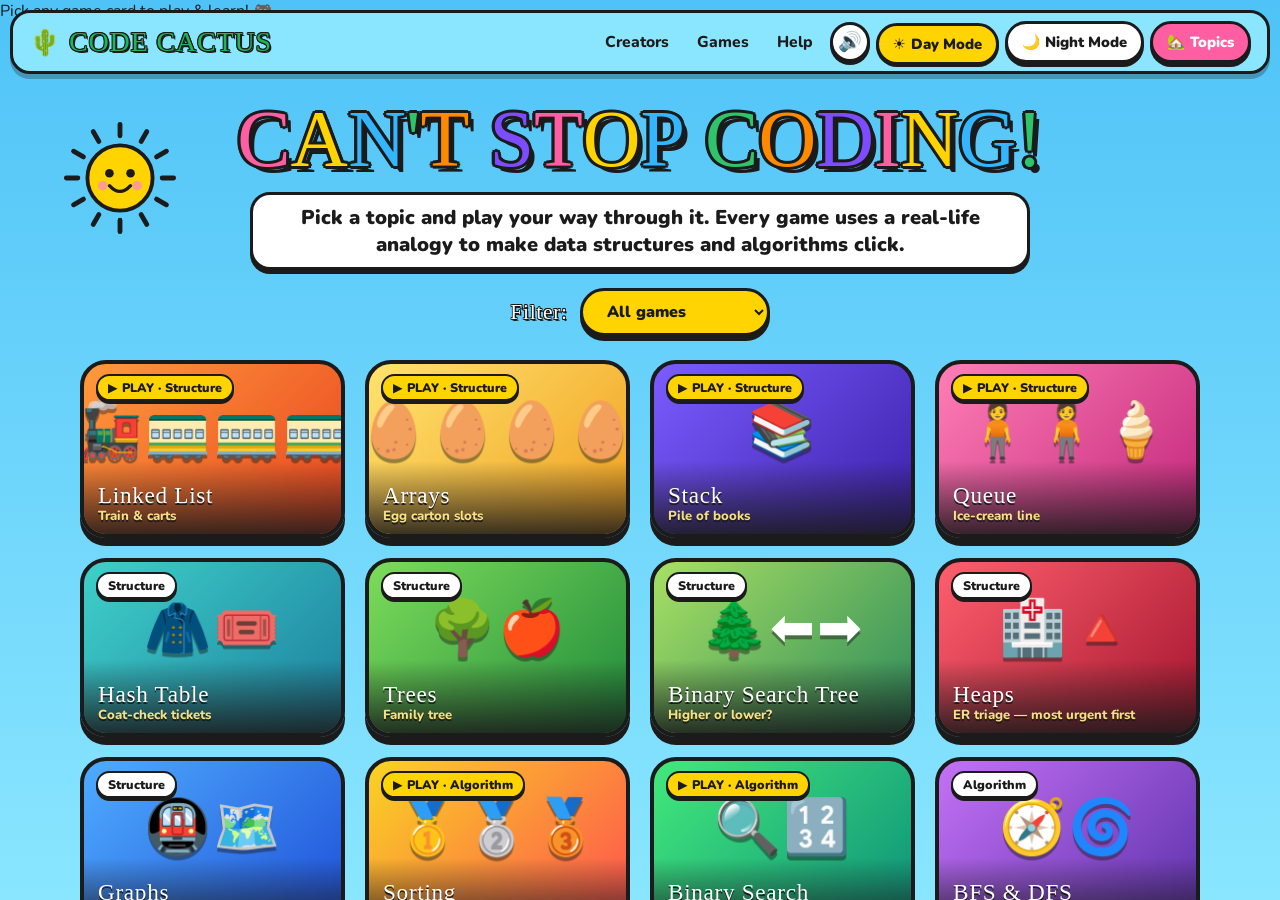
<file: games.html>
<!DOCTYPE html>
<html lang="en">
<head>
  <meta charset="UTF-8">
  <meta name="viewport" content="width=device-width, initial-scale=1, viewport-fit=cover">
  <title>CODE CACTUS - Games</title>
  <link rel="icon" href="data:image/svg+xml,%3Csvg xmlns='http://www.w3.org/2000/svg' viewBox='0 0 100 100'%3E%3Ctext y='.9em' font-size='90'%3E🌵%3C/text%3E%3C/svg%3E">
  <link rel="preconnect" href="https://fonts.googleapis.com">
  <link rel="preconnect" href="https://fonts.gstatic.com" crossorigin>
  <link href="https://fonts.googleapis.com/css2?family=Chewy&family=Fira+Code:wght@600;700&family=Nunito:wght@700;800;900&display=swap" rel="stylesheet">
  <style>
    /* =========================================================
       CODE CACTUS - GAMES PAGE STYLESHEET (MATCHING INDEX.HTML)
       ========================================================= */
    @property --sky-top    { syntax: '<color>'; inherits: true; initial-value: #4fc3f7; }
    @property --sky-bottom { syntax: '<color>'; inherits: true; initial-value: #8ae6ff; }

    :root {
      --ink: #1b1b1b;
      --sky-top: #4fc3f7;
      --sky-bottom: #8ae6ff;
      --nav-bg: #8ae6ff;
      --nav-text: #1b1b1b;
      --yellow: #ffd400;
      --green: #1fb35a;
      --orange: #f39200;
      --cloud-fill: #ffffff;
      --card-bg: #ffffff;
      --pill-bg: #ffffff;
      --pill-text: #1b1b1b;
      --pink: #ff5fa2;
      --blue: #33b5ff;
      --purple: #7c4dff;
      --teal: #16b4b4;
      --bad: #ff4d6d;
      --nav-h: 64px;
      --bounce: cubic-bezier(.34, 1.56, .64, 1);
      --font-display: "Chewy", "Comic Sans MS", "Chalkboard SE", cursive;
      --font-body: "Nunito", "Trebuchet MS", system-ui, sans-serif;
      --font-mono: "Fira Code", Consolas, monospace;

      --panel-bg: #fffdf7;
      --panel-alt: #fff8dc;
      --panel-text: #1b1b1b;
      --mut: #4a4a4a;
    }

    body.night-mode {
      --sky-top: #0f0c29;
      --sky-bottom: #302b63;
      --nav-bg: #24244e;
      --nav-text: #ffffff;
      --cloud-fill: #3d3b6e;
      --card-bg: #fffdf7;
      --pill-bg: #24244e;
      --pill-text: #ffffff;

      --panel-bg: #26224e;
      --panel-alt: #312b63;
      --panel-text: #ffffff;
      --mut: #d3caff;
    }

    * { box-sizing: border-box; margin: 0; padding: 0; user-select: none; }
    input, textarea, pre, code, select { user-select: text; -webkit-user-select: text; }
    [hidden] { display: none !important; }

    html, body {
      height: 100%;
      min-height: 100dvh;
      overflow: hidden;
      background: var(--sky-top);
      font-family: var(--font-body);
      color: var(--ink);
      -webkit-tap-highlight-color: transparent;
    }

    button {
      font: inherit;
      color: inherit;
      background: none;
      border: 0;
      cursor: pointer;
      touch-action: manipulation;
      -webkit-appearance: none;
    }

    button:focus-visible, select:focus-visible {
      outline: 4px dashed var(--yellow);
      outline-offset: 3px;
    }

    .defs { position: absolute; width: 0; height: 0; overflow: hidden; }

    #app {
      position: fixed;
      inset: 0;
      overflow: hidden;
      background: linear-gradient(180deg, var(--sky-top) 0%, var(--sky-bottom) 100%);
      transition: --sky-top 2.2s ease-in-out, --sky-bottom 2.2s ease-in-out, background 1.1s ease;
    }

    .sunset-glow {
      position: absolute;
      inset: 0;
      background: linear-gradient(180deg, rgba(255, 94, 98, 0.55) 0%, rgba(255, 195, 113, 0.75) 100%);
      opacity: 0;
      pointer-events: none;
      z-index: 1;
      transition: opacity 1.2s ease-in-out;
    }
    body.twilight-flash .sunset-glow { opacity: 1; }

    .outlined {
      text-shadow:
         .04em 0 0 var(--ink), -.04em 0 0 var(--ink),
         0 .04em 0 var(--ink),  0 -.04em 0 var(--ink),
         .03em .03em 0 var(--ink), -.03em .03em 0 var(--ink),
         .03em -.03em 0 var(--ink), -.03em -.03em 0 var(--ink),
         .07em .08em 0 var(--ink);
    }

    /* =========================================================
       SHARED SKY (Sun, Moon, Stars & Left-to-Right Clouds)
       ========================================================= */
    .sky { position: absolute; inset: 0; z-index: 1; overflow: hidden; }

    .stars-layer {
      position: absolute;
      inset: 0;
      pointer-events: none;
      opacity: 0;
      transform: translateY(-25px);
      transition: opacity 2.2s ease-in-out, transform 2.2s ease-in-out;
    }
    body.night-mode .stars-layer {
      opacity: 1;
      transform: translateY(0);
    }
    .star-dot {
      position: absolute;
      color: #ffd400;
      font-size: clamp(1rem, 1.8vw, 1.6rem);
      text-shadow: 0 0 8px rgba(255, 212, 0, 0.8);
      animation: twinkle 2s ease-in-out infinite alternate;
    }
    .shooting-star {
      position: absolute;
      top: 16vh;
      left: 65vw;
      width: 90px;
      height: 4px;
      background: linear-gradient(90deg, #fff, transparent);
      border-radius: 999px;
      transform: rotate(-25deg) scaleX(0);
      opacity: 0;
    }
    body.night-mode .shooting-star {
      animation: shoot 6s ease-in-out 1.2s infinite;
    }
    @keyframes twinkle {
      0% { transform: scale(0.75) rotate(-10deg); opacity: 0.45; }
      100% { transform: scale(1.2) rotate(10deg); opacity: 1; }
    }
    @keyframes shoot {
      0%, 85%, 100% { transform: rotate(-25deg) translateX(0) scaleX(0); opacity: 0; }
      88% { transform: rotate(-25deg) translateX(-40px) scaleX(1); opacity: 1; }
      94% { transform: rotate(-25deg) translateX(-220px) scaleX(0.2); opacity: 0; }
    }

    .sun, .moon {
      position: absolute;
      left: 4vw;
      top: calc(var(--nav-h) + 5vh);
      width: clamp(74px, 11vw, 138px);
      z-index: 2;
      transition: transform 2.2s cubic-bezier(.34, 1.3, .64, 1), opacity 1.8s ease-in-out;
      transform-origin: 45vw 75vh;
    }
    .sun svg, .moon svg { display: block; width: 100%; height: auto; overflow: visible; }
    #sunRays { transform-origin: 60px 60px; animation: spin 24s linear infinite; }
    .sun:hover svg, .moon:hover svg { animation: jelly .6s; }
    .sun.wink svg, .moon.wink svg { animation: sunHop .8s var(--bounce); }

    body.night-mode .sun {
      transform: rotate(110deg) scale(0.4);
      opacity: 0;
      pointer-events: none;
    }
    .moon {
      transform: rotate(-110deg) scale(0.4);
      opacity: 0;
      pointer-events: none;
    }
    body.night-mode .moon {
      transform: rotate(0deg) scale(1);
      opacity: 1;
      pointer-events: auto;
    }

    @keyframes spin { to { transform: rotate(360deg); } }
    @keyframes sunHop {
      0%   { transform: scale(1); }
      35%  { transform: scale(1.25) rotate(-12deg); }
      70%  { transform: scale(.92) rotate(8deg); }
      100% { transform: scale(1) rotate(0); }
    }

    .cloud {
      position: absolute;
      top: var(--top);
      left: -30vw;
      width: max(var(--w), 115px);
      pointer-events: none;
      animation: drift var(--dur) linear var(--delay) infinite;
      z-index: 2;
    }
    .cloud svg { display: block; width: 100%; height: auto; animation: bob 6s ease-in-out infinite alternate; }
    #cloud path.cloud-body { fill: var(--cloud-fill); transition: fill 2.2s ease-in-out; }

    @keyframes drift { to { transform: translateX(175vw); } }
    @keyframes bob   { to { transform: translateY(10px); } }

    /* =========================================================
       MAIN TASKBAR (SAME AS INDEX.HTML, WITH TOPICS BUTTON)
       ========================================================= */
    .nav {
      position: fixed;
      top: 10px; left: 10px; right: 10px;
      height: var(--nav-h);
      z-index: 50;
      display: flex;
      align-items: center;
      justify-content: space-between;
      gap: 8px;
      padding: 0 14px 0 16px;
      background: var(--nav-bg);
      border: 3px solid var(--ink);
      border-radius: 20px;
      box-shadow: 0 5px 0 rgba(27, 27, 27, .28);
      transition: background 2s ease-in-out;
    }

    .logo { display: flex; align-items: center; gap: 8px; white-space: nowrap; flex-shrink: 0; }
    .logo-icon { font-size: 1.6rem; display: inline-block; }
    .logo-text {
      font-family: var(--font-display);
      font-size: clamp(1.1rem, 2.8vw, 1.75rem);
      color: var(--green);
      letter-spacing: .03em;
    }
    .logo:hover .logo-icon { animation: wiggle .5s; }
    .logo.hop { animation: jelly .6s; }

    @keyframes wiggle { 0%,100% { transform: rotate(0); } 25% { transform: rotate(-5deg); } 75% { transform: rotate(5deg); } }

    .nav-right {
      display: flex;
      align-items: center;
      gap: 6px;
      flex-wrap: nowrap;
      overflow-x: auto;
      scrollbar-width: none;
      padding: 4px 2px;
    }
    .nav-right::-webkit-scrollbar { display: none; }

    .nav-link {
      font-weight: 800;
      font-size: 0.98rem;
      color: var(--nav-text);
      padding: 7px 11px;
      border-radius: 999px;
      transition: background .15s, transform .15s var(--bounce), color 1.5s;
      white-space: nowrap;
      flex-shrink: 0;
      min-height: 42px;
    }
    .nav-link:hover {
      background: rgba(255, 255, 255, .45);
      transform: translateY(-2px) rotate(-2deg);
    }
    .nav-link:active {
      transform: translateY(1px) scale(.96);
    }

    .icon-btn {
      width: 40px; height: 40px;
      font-size: 1.2rem;
      border-radius: 50%;
      border: 3px solid var(--ink);
      background: #fff;
      color: var(--ink);
      box-shadow: 0 3px 0 var(--ink);
      transition: transform .15s var(--bounce);
      flex-shrink: 0;
    }
    .icon-btn:hover { transform: scale(1.12) rotate(-6deg); }
    .icon-btn:active { transform: scale(.92); }

    .mode-switch-group {
      display: flex;
      align-items: center;
      gap: 6px;
      flex-shrink: 0;
    }

    .btn-mode {
      font-weight: 900;
      font-size: 0.92rem;
      padding: 7px 14px;
      background: #ffffff;
      color: var(--ink);
      border: 3px solid var(--ink);
      border-radius: 999px;
      box-shadow: 0 4px 0 var(--ink);
      transition: transform .12s, box-shadow .12s, background .25s;
      white-space: nowrap;
      display: flex;
      align-items: center;
      gap: 5px;
      flex-shrink: 0;
      min-height: 42px;
    }
    .btn-mode:hover { transform: translateY(-2px); box-shadow: 0 6px 0 var(--ink); }
    .btn-mode:active, .btn-mode.active-mode {
      background: var(--yellow);
      transform: translateY(2px);
      box-shadow: 0 2px 0 var(--ink);
    }

    .btn-small {
      font-weight: 900;
      font-size: 0.92rem;
      padding: 7px 14px;
      background: var(--pink);
      color: #fff;
      border: 3px solid var(--ink);
      border-radius: 999px;
      box-shadow: 0 4px 0 var(--ink);
      transition: transform .12s, box-shadow .12s;
      white-space: nowrap;
      display: none;
      flex-shrink: 0;
      min-height: 42px;
    }
    .btn-small.visible { display: inline-flex; align-items: center; gap: 5px; }
    .btn-small:hover { transform: translateY(-2px); box-shadow: 0 6px 0 var(--ink); }
    .btn-small:active { transform: translateY(3px); box-shadow: 0 1px 0 var(--ink); }

    /* =========================================================
       FULL-SCREEN PAGES, BOUNCY LETTERS & BALLOONS
       ========================================================= */
    .page {
      position: absolute;
      inset: 0;
      z-index: 3;
      overflow: hidden;
      visibility: hidden;
      pointer-events: none;
      overscroll-behavior: contain;
    }
    .page.active {
      visibility: visible;
      pointer-events: auto;
    }

    .content {
      position: absolute;
      top: calc(var(--nav-h) + 10px);
      left: 0; right: 0; bottom: 0;
      padding: 2.6vh 5vw 14vh;
      overflow-y: auto;
      display: flex;
      flex-direction: column;
      align-items: center;
      text-align: center;
      pointer-events: auto;
      z-index: 4;
      overscroll-behavior: contain;
      -webkit-overflow-scrolling: touch;
    }
    .content > * { flex-shrink: 0; }

    .letter { display: inline-block; cursor: pointer; }
    .glyph  { display: inline-block; transform-origin: 50% 80%; }
    .letter:hover .glyph { animation: jelly .6s; }
    .letter.hop .glyph   { animation: hop .6s var(--bounce); }

    @keyframes jelly {
      0%   { transform: scale(1, 1); }
      30%  { transform: scale(1.25, .8); }
      50%  { transform: scale(.85, 1.2) translateY(-6%); }
      70%  { transform: scale(1.1, .95); }
      100% { transform: scale(1, 1); }
    }
    @keyframes hop {
      0%   { transform: translateY(0) rotate(0); }
      40%  { transform: translateY(-28%) rotate(-10deg); }
      100% { transform: translateY(0) rotate(0); }
    }

    .hello {
      font-family: var(--font-display);
      font-weight: 400;
      font-size: clamp(2.5rem, 7.2vw, 5rem);
      line-height: 1.05;
      color: #ffd400;
    }
    .hello-sub {
      font-weight: 900;
      font-size: clamp(0.98rem, 2vw, 1.25rem);
      background: var(--pill-bg);
      color: var(--pill-text);
      border: 3px solid var(--ink);
      border-radius: 20px;
      padding: .45em 1.2em;
      margin: 1.2vh 0 2vh;
      max-width: 780px;
      box-shadow: 0 4px 0 var(--ink);
      transition: background 1.8s ease-in-out, color 1.8s ease-in-out;
    }

    /* Floating Poppable Balloons */
    .balloon {
      position: absolute;
      left: var(--x);
      bottom: -26vh;
      width: 66px; height: 92px;
      z-index: 6;
      animation: rise var(--dur) linear var(--delay) infinite;
    }
    .b-body {
      position: relative;
      display: block;
      width: 100%; height: 100%;
      background: var(--c);
      border: 4px solid var(--ink);
      border-radius: 50% 50% 48% 48% / 56% 56% 44% 44%;
      animation: balloonSway 3s ease-in-out infinite alternate;
      transform-origin: 50% 130%;
    }
    .b-body::before {
      content: ""; position: absolute; left: 14px; top: 12px;
      width: 12px; height: 20px; border-radius: 50%;
      background: rgba(255, 255, 255, .75); transform: rotate(18deg);
    }
    .balloon::after {
      content: ""; position: absolute; left: 50%; top: 100%;
      width: 3px; height: 64px; margin-left: -1px; background: var(--ink);
    }
    .balloon.popped { visibility: hidden; pointer-events: none; }

    @keyframes rise { from { transform: translateY(0); } to { transform: translateY(-150vh); } }
    @keyframes balloonSway { from { transform: rotate(-6deg); } to { transform: rotate(6deg); } }

    /* =========================================================
       DSA ARCADE FILTER BAR & GAME CARDS (FIXED PICTURES)
       ========================================================= */
    .arcade-toolbar {
      width: 100%;
      max-width: 1120px;
      display: flex;
      align-items: center;
      justify-content: center;
      gap: 12px;
      margin-bottom: 2.6vh;
    }

    .filter-label {
      font-family: var(--font-display);
      font-size: 1.35rem;
      color: #ffffff;
      letter-spacing: 0.03em;
    }

    select#filter {
      font-family: var(--font-body);
      font-weight: 900;
      font-size: 1rem;
      background: var(--yellow);
      color: var(--ink);
      border: 3.5px solid var(--ink);
      border-radius: 999px;
      padding: 9px 20px;
      box-shadow: 0 5px 0 var(--ink);
      cursor: pointer;
      transition: transform .15s var(--bounce), box-shadow .15s;
    }
    select#filter:hover {
      transform: translateY(-2px);
      box-shadow: 0 7px 0 var(--ink);
    }
    select#filter option {
      background: #ffffff;
      color: var(--ink);
      font-weight: 800;
    }

    .grid {
      width: 100%;
      max-width: 1120px;
      display: grid;
      grid-template-columns: repeat(auto-fill, minmax(220px, 1fr));
      gap: 20px;
      padding-bottom: 4vh;
    }

    .tile {
      position: relative;
      aspect-ratio: 1.75 / 1.18;
      border-radius: 26px;
      overflow: hidden;
      cursor: pointer;
      border: 4px solid var(--ink);
      padding: 0;
      color: #fff;
      text-align: left;
      box-shadow: 0 8px 0 var(--ink);
      transition: transform .15s var(--bounce), box-shadow .15s;
    }
    @media (hover: hover) {
      .tile:hover {
        transform: translateY(-7px) rotate(-1.2deg);
        box-shadow: 0 14px 0 var(--ink);
      }
      .tile:nth-child(2n):hover {
        transform: translateY(-7px) rotate(1.2deg);
      }
    }
    .tile:active {
      transform: translateY(4px) scale(.98);
      box-shadow: 0 3px 0 var(--ink);
    }

    /* Fixed pictures inside game cards (NO bobbing or movement) */
    .art {
      position: absolute;
      inset: 0 0 22% 0;
      display: flex;
      align-items: center;
      justify-content: center;
      font-size: clamp(36px, 4.2vw, 56px);
      letter-spacing: 2px;
      filter: drop-shadow(0 4px 0 rgba(27, 27, 27, 0.45));
      pointer-events: none;
    }
    .art i {
      font-style: normal;
      display: inline-block;
      animation: none !important;
      transform: none !important;
    }

    .badge {
      position: absolute;
      top: 10px;
      left: 12px;
      background: #ffffff;
      color: var(--ink);
      border: 2.5px solid var(--ink);
      border-radius: 999px;
      padding: 3px 10px;
      font-size: 0.78rem;
      font-weight: 900;
      box-shadow: 0 3px 0 var(--ink);
      z-index: 2;
    }
    .badge.playable {
      background: var(--yellow);
    }

    .name {
      position: absolute;
      left: 0;
      right: 0;
      bottom: 0;
      padding: 22px 14px 10px;
      background: linear-gradient(transparent, rgba(27, 27, 27, 0.86));
      font-family: var(--font-display);
      font-size: 1.45rem;
      letter-spacing: .03em;
      line-height: 1.05;
      color: #ffffff;
      text-shadow: 0 2px 0 var(--ink);
    }
    .name small {
      display: block;
      font-family: var(--font-body);
      font-weight: 800;
      font-size: 0.82rem;
      opacity: .95;
      margin-top: 3px;
      letter-spacing: 0;
      color: #ffe885;
    }

    /* =========================================================
       COMING SOON MODAL (CODE CACTUS CARTOON STYLE)
       ========================================================= */
    .modal {
      position: fixed;
      inset: 0;
      background: rgba(15, 12, 41, 0.65);
      display: none;
      align-items: center;
      justify-content: center;
      padding: 20px;
      z-index: 80;
    }
    .modal.on { display: flex; }

    .box {
      background: var(--card-bg);
      color: var(--ink);
      border: 4px solid var(--ink);
      border-radius: 30px;
      max-width: 430px;
      width: 100%;
      overflow: hidden;
      text-align: center;
      box-shadow: 0 10px 0 var(--ink);
      animation: popIn .45s var(--bounce) both;
    }
    .box .art {
      position: static;
      height: 150px;
      font-size: 68px;
      border-bottom: 4px solid var(--ink);
    }
    .box div.b { padding: 20px 24px 26px; }
    .box h2 {
      margin: 0 0 6px;
      font-family: var(--font-display);
      font-weight: 400;
      font-size: 2.1rem;
      color: var(--ink);
    }
    .box p {
      color: #4a4a4a;
      font-weight: 800;
      margin: 6px 0;
      font-size: 1.02rem;
    }

    .btn {
      margin-top: 12px;
      font-family: var(--font-display);
      letter-spacing: 0.03em;
      background: var(--yellow);
      color: var(--ink);
      border: 3.5px solid var(--ink);
      border-radius: 999px;
      padding: 10px 24px;
      font-size: 1.15rem;
      box-shadow: 0 5px 0 var(--ink);
      cursor: pointer;
      display: inline-flex;
      align-items: center;
      justify-content: center;
      gap: 6px;
      transition: transform .15s var(--bounce), box-shadow .15s;
    }
    .btn:hover { transform: translateY(-2px) scale(1.03); box-shadow: 0 7px 0 var(--ink); }
    .btn:active { transform: translateY(3px); box-shadow: 0 2px 0 var(--ink); }

    /* =========================================================
       PLAYABLE GAME PAGE (#game) - FULL-SCREEN CODE CACTUS VIEW
       ========================================================= */
    .game-shell {
      width: 100%;
      max-width: 1120px;
      display: flex;
      flex-direction: column;
      gap: 16px;
      padding-bottom: 4vh;
    }

    .gh {
      width: 100%;
      display: flex;
      gap: 14px;
      align-items: center;
      justify-content: space-between;
      flex-wrap: wrap;
    }
    .gh h2 {
      font-family: var(--font-display);
      font-weight: 400;
      font-size: clamp(1.9rem, 4.5vw, 3.1rem);
      color: var(--yellow);
      margin: 0;
    }
    .gh .btn { margin: 0; background: #ffffff; }
    .gh .btn:hover { background: var(--yellow); }

    .gb {
      display: flex;
      flex-wrap: wrap;
      gap: 20px;
      width: 100%;
      align-items: stretch;
    }

    .code {
      flex: 1 1 340px;
      background: #191533;
      color: #efe9ff;
      border: 4px solid var(--ink);
      border-radius: 26px;
      padding: 16px;
      font: 600 0.92rem/1.75 var(--font-mono);
      box-shadow: 0 8px 0 var(--ink);
      text-align: left;
      display: flex;
      flex-direction: column;
      justify-content: space-between;
    }

    .ln {
      display: block;
      width: 100%;
      text-align: left;
      background: none;
      border: 0;
      border-left: 4px solid transparent;
      color: #efe9ff;
      font: inherit;
      white-space: pre;
      padding: 3px 10px;
      border-radius: 8px;
      min-height: 28px;
      overflow-x: auto;
    }
    button.ln { cursor: pointer; }
    button.ln:hover { background: rgba(255, 212, 0, 0.16); }
    .ln.cur {
      background: rgba(255, 212, 0, 0.25);
      border-color: var(--yellow);
      color: #ffffff;
    }

    .ctl {
      display: flex;
      gap: 10px;
      flex-wrap: wrap;
      margin-top: 14px;
      padding-top: 12px;
      border-top: 2px solid #3a2680;
    }
    .ctl .btn {
      margin: 0;
      padding: 8px 18px;
      font-size: 1.02rem;
    }

    .stage {
      flex: 2 1 440px;
      background: var(--panel-bg);
      color: var(--panel-text);
      border: 4px solid var(--ink);
      border-radius: 26px;
      padding: 20px;
      min-height: 370px;
      display: flex;
      flex-direction: column;
      box-shadow: 0 8px 0 var(--ink);
    }

    #gS {
      flex: 1;
      display: flex;
      flex-direction: column;
      justify-content: center;
      min-height: 250px;
      padding: 26px 0;
    }

    .row {
      display: flex;
      gap: 10px;
      align-items: center;
      flex-wrap: wrap;
      justify-content: center;
      padding-bottom: 26px;
    }

    .cell {
      width: 58px;
      height: 64px;
      border: 3.5px solid var(--ink);
      background: #ffffff;
      color: var(--ink);
      border-radius: 14px;
      display: flex;
      align-items: center;
      justify-content: center;
      position: relative;
      font-size: 1.2rem;
      font-weight: 900;
      box-shadow: 0 4px 0 var(--ink);
      transition: .3s;
    }
    .cell u {
      position: absolute;
      top: -24px;
      font-size: 0.8rem;
      font-weight: 900;
      color: var(--mut);
      text-decoration: none;
    }
    .cell em {
      position: absolute;
      bottom: -26px;
      font-size: 0.8rem;
      color: var(--pink);
      font-style: normal;
      font-weight: 900;
      white-space: nowrap;
    }
    body.night-mode .cell em { color: var(--yellow); }

    .dim { opacity: .28; }
    .hot { box-shadow: 0 0 0 4px var(--yellow), 0 5px 0 var(--ink); }
    .cell.hot { background: var(--yellow); color: var(--ink); }
    .cell.win { background: #2fc46b; color: #ffffff; }

    .col {
      display: flex;
      flex-direction: column-reverse;
      align-items: center;
      gap: 6px;
      border-bottom: 8px solid #8b5a2b;
      padding: 0 30px 6px;
      margin: auto;
    }
    .bk {
      width: 220px;
      padding: 10px 14px;
      border-radius: 12px;
      border: 3px solid var(--ink);
      background: hsl(var(--h) 75% 48%);
      color: #fff;
      font-weight: 900;
      text-align: center;
      position: relative;
      box-shadow: 0 4px 0 var(--ink);
    }
    .bk em {
      position: absolute;
      left: 100%;
      margin-left: 10px;
      white-space: nowrap;
      color: var(--orange);
      font-style: normal;
      font-weight: 900;
    }
    body.night-mode .bk em { color: var(--yellow); }

    .pp {
      display: flex;
      flex-direction: column;
      align-items: center;
      font-weight: 900;
      margin: 0 6px;
    }
    .pp span { font-size: 44px; }
    .pp em {
      font-size: 0.82rem;
      color: var(--pink);
      font-style: normal;
      font-weight: 900;
    }
    body.night-mode .pp em { color: var(--yellow); }

    .cart {
      background: hsl(var(--h) 75% 48%);
      color: #fff;
      border: 3.5px solid var(--ink);
      border-radius: 14px;
      padding: 8px 14px;
      text-align: center;
      font-weight: 900;
      font-size: 1.15rem;
      min-width: 72px;
      box-shadow: 0 4px 0 var(--ink);
    }
    .cart em {
      display: block;
      font-size: 0.78rem;
      font-style: normal;
      color: #ffe36e;
    }
    .ar {
      font-size: 26px;
      font-weight: 900;
      color: var(--panel-text);
    }

    .empty, .tg {
      text-align: center;
      color: var(--mut);
      font-weight: 900;
      font-size: 1.08rem;
    }

    .msg {
      background: var(--panel-alt);
      color: var(--panel-text);
      border: 3px solid var(--ink);
      border-radius: 16px;
      padding: 12px 16px;
      margin-top: 10px;
      font-weight: 900;
      min-height: 48px;
      box-shadow: 0 4px 0 var(--ink);
    }

    .ret {
      text-align: center;
      min-height: 28px;
      font-weight: 900;
      font-size: 1.05rem;
      color: var(--green);
    }
    body.night-mode .ret { color: var(--yellow); }

    .bars {
      position: relative;
      height: 250px;
      width: 100%;
    }
    .bar {
      position: absolute;
      bottom: 0;
      border-radius: 10px 10px 0 0;
      border: 3px solid var(--ink);
      background: #33b5ff;
      transition: left .5s, height .3s, background .2s;
      text-align: center;
      font-weight: 900;
      color: #fff;
      width: calc(12.5% - 6px);
      margin-left: 3px;
      box-shadow: 0 3px 0 var(--ink);
    }
    .bar.cmp { background: var(--yellow); color: var(--ink); }
    .bar.sw  { background: var(--bad); color: #fff; }
    .bar.ok  { background: #2fc46b; color: #fff; }

    @keyframes stagePop {
      from { transform: translateY(-70px) scale(.3); opacity: 0; }
    }
    .stage-pop { animation: stagePop .5s cubic-bezier(.3, 1.8, .5, 1); }

    @keyframes sh {
      25% { transform: translateX(-12px); }
      75% { transform: translateX(12px); }
    }
    .shake { animation: sh .4s; }

    /* =========================================================
       ENTER / LEAVE PAGE ANIMATIONS & CURTAIN
       ========================================================= */
    .pop { transform-origin: 50% 100%; }
    .page.enter .pop    { animation: popIn .7s var(--bounce) var(--d, 0s) both; }
    .page.enter .letter { animation: dropIn 0.9s ease-out calc(var(--i, 0) * .06s) both; }

    @keyframes popIn {
      0%   { transform: scale(0) rotate(-10deg); opacity: 0; }
      70%  { transform: scale(1.06) rotate(1deg); opacity: 1; }
      100% { transform: scale(1) rotate(0); opacity: 1; }
    }
    @keyframes dropIn {
      0%   { transform: translateY(-90vh) rotate(-35deg) scale(.6); opacity: 0; }
      55%  { transform: translateY(2vh) rotate(6deg) scale(1.05); opacity: 1; }
      75%  { transform: translateY(-1vh) rotate(-3deg); opacity: 1; }
      100% { transform: translateY(0) rotate(0); opacity: 1; }
    }

    .page.leaving .pop    { animation: popOut .45s ease-in both; }
    .page.leaving .letter { animation: flyOut .75s cubic-bezier(.5, -.4, .9, .5) calc(var(--i, 0) * .03s) both; }

    @keyframes popOut { to { transform: scale(0) rotate(12deg); opacity: 0; } }
    @keyframes flyOut { to { transform: translate(var(--dx, 0), -130vh) rotate(var(--rot, 180deg)); opacity: 1; } }

    #curtain {
      position: fixed;
      inset: 0;
      z-index: 100;
      pointer-events: none;
      overflow: hidden;
    }
    #curtain .band {
      position: absolute;
      left: -5vw;
      width: 110vw;
      background: var(--bc);
      border: 4px solid var(--ink);
      border-radius: 999px;
      transform: translateX(-105%);
      transition: transform 0.6s cubic-bezier(.7, 0, .25, 1);
    }
    #curtain.cover .band   { transform: translateX(0%); }
    #curtain.uncover .band { transform: translateX(105%); }

    #badge {
      position: absolute;
      left: 50%; top: 50%;
      display: flex;
      flex-direction: column;
      align-items: center;
      transform: translate(-50%, -50%) scale(0);
      z-index: 2;
    }
    #badge svg { width: clamp(110px, 22vw, 190px); animation: spin 3s linear infinite; }
    #badge h2 {
      margin-top: .1em;
      font-family: var(--font-display);
      font-weight: 400;
      font-size: clamp(2.6rem, 9vw, 5.5rem);
      color: #fff;
    }
    #badge.show { animation: badgePop .55s var(--bounce) forwards; }
    #badge.hide { animation: badgeOut .3s ease-in forwards; }

    @keyframes badgePop {
      0%   { transform: translate(-50%, -50%) scale(0) rotate(-20deg); }
      100% { transform: translate(-50%, -50%) scale(1) rotate(0); }
    }
    @keyframes badgeOut {
      0%   { transform: translate(-50%, -50%) scale(1); }
      100% { transform: translate(-50%, -50%) scale(0) rotate(20deg); }
    }

    /* Sparkles, Speech & Toast */
    .spark {
      position: fixed;
      width: 20px; height: 20px;
      margin: -10px 0 0 -10px;
      z-index: 95;
      pointer-events: none;
      clip-path: polygon(50% 0%, 61% 35%, 98% 35%, 68% 57%, 79% 91%, 50% 70%, 21% 91%, 32% 57%, 2% 35%, 39% 35%);
      animation: spark .85s ease-out forwards;
    }
    @keyframes spark {
      0%   { transform: translate(0, 0) scale(0) rotate(0); opacity: 1; }
      25%  { transform: translate(calc(var(--tx) * .5), calc(var(--ty) * .5)) scale(var(--s, 1)) rotate(calc(var(--r) * .4)); opacity: 1; }
      100% { transform: translate(var(--tx), calc(var(--ty) + 40px)) scale(0) rotate(var(--r)); opacity: 0; }
    }

    .say {
      position: fixed;
      z-index: 110;
      pointer-events: none;
      transform: translate(-50%, -100%);
      font-family: var(--font-display);
      font-size: 1.4rem;
      white-space: nowrap;
      background: #fff;
      color: var(--ink);
      border: 3px solid var(--ink);
      border-radius: 18px;
      padding: .15em .7em .25em;
      box-shadow: 0 4px 0 var(--ink);
      animation: say 1.3s ease-out forwards;
    }
    @keyframes say {
      0%   { transform: translate(-50%, -60%) scale(0); opacity: 0; }
      15%  { transform: translate(-50%, -110%) scale(1.1); opacity: 1; }
      80%  { transform: translate(-50%, -150%) scale(1); opacity: 1; }
      100% { transform: translate(-50%, -190%) scale(1); opacity: 0; }
    }

    #toast {
      position: fixed;
      left: 0; top: 0;
      z-index: 120;
      transform: translate(-50%, -50%) scale(0);
      opacity: 0;
      font-family: var(--font-display);
      font-size: clamp(1rem, 2.2vw, 1.25rem);
      background: var(--yellow);
      color: var(--ink);
      border: 3.5px solid var(--ink);
      border-radius: 22px;
      padding: .35em .95em .4em;
      box-shadow: 0 5px 0 var(--ink);
      transition: transform .32s var(--bounce), opacity .2s ease;
      pointer-events: none;
      text-align: center;
      max-width: min(320px, 88vw);
      line-height: 1.2;
    }
    #toast.show {
      transform: translate(-50%, -50%) scale(1);
      opacity: 1;
    }

    @media (max-width: 780px) {
      :root { --nav-h: 58px; }
      .nav { top: 6px; left: 6px; right: 6px; height: var(--nav-h); padding: 0 8px; gap: 6px; border-radius: 16px; }
      .nav-right { min-width: 0; max-width: calc(100% - 44px); gap: 4px; }
      .mode-label { display: none; }
      .btn-mode, .btn-small { padding: 7px 10px; }
      .nav-link { font-size: 0.9rem; padding: 6px 8px; }
      .mode-switch-group { gap: 4px; }
      .content { padding-left: 16px; padding-right: 16px; }
    }

    @media (max-width: 560px) {
      .nav { padding: 0 10px; gap: 3px; }
      .logo-text { display: none; }
      .logo-icon { font-size: 1.75rem; }
      .nav-link { font-size: 0.8rem; padding: 5px 7px; }
      .icon-btn { width: 36px; height: 36px; font-size: 1rem; }
      .btn-mode, .btn-small { padding: 6px 7px; font-size: 0.84rem; }
      .grid { grid-template-columns: repeat(auto-fill, minmax(160px, 1fr)); gap: 14px; }
    }
  </style>
</head>
<body>

<!-- ============ Reusable SVG Symbols ============ -->
<svg class="defs" aria-hidden="true" focusable="false">
  <symbol id="cloud" viewBox="0 0 200 110">
    <path class="cloud-body" d="M40 100 Q10 100 12 78 Q14 58 38 58 Q40 30 72 30 Q92 8 120 28 Q150 20 158 50 Q190 52 190 78 Q190 100 160 100 Z"
          fill="#fff" stroke="#1b1b1b" stroke-width="4" stroke-linejoin="round"/>
    <path d="M62 52 Q72 44 84 47" fill="none" stroke="#1b1b1b" stroke-width="3" stroke-linecap="round"/>
    <path d="M150 70 Q158 73 160 82" fill="none" stroke="#1b1b1b" stroke-width="3" stroke-linecap="round"/>
  </symbol>
</svg>

<div id="app">
  <div class="sunset-glow"></div>

  <!-- ============ Shared Sky (Matching index.html) ============ -->
  <div class="sky" aria-hidden="false">
    <div class="stars-layer">
      <span class="star-dot" style="top:14vh;left:18vw;animation-delay:0.1s">✦</span>
      <span class="star-dot" style="top:10vh;left:38vw;animation-delay:0.6s">★</span>
      <span class="star-dot" style="top:22vh;left:54vw;animation-delay:1.2s">✦</span>
      <span class="star-dot" style="top:12vh;left:76vw;animation-delay:0.4s">★</span>
      <span class="star-dot" style="top:28vh;left:88vw;animation-delay:0.9s">✦</span>
      <span class="star-dot" style="top:34vh;left:25vw;animation-delay:1.5s">★</span>
      <span class="star-dot" style="top:19vh;left:64vw;animation-delay:0.3s">✦</span>
      <div class="shooting-star"></div>
    </div>

    <!-- Sun -->
    <button class="sun" id="sun" aria-label="Say hi to the sun">
      <svg viewBox="-12 -12 144 144" id="sunSvg">
        <g id="sunRays" stroke="#1b1b1b" stroke-width="5" stroke-linecap="round">
          <line x1="60" y1="4" x2="60" y2="16" transform="rotate(0 60 60)"/>
          <line x1="60" y1="4" x2="60" y2="16" transform="rotate(30 60 60)"/>
          <line x1="60" y1="4" x2="60" y2="16" transform="rotate(60 60 60)"/>
          <line x1="60" y1="4" x2="60" y2="16" transform="rotate(90 60 60)"/>
          <line x1="60" y1="4" x2="60" y2="16" transform="rotate(120 60 60)"/>
          <line x1="60" y1="4" x2="60" y2="16" transform="rotate(150 60 60)"/>
          <line x1="60" y1="4" x2="60" y2="16" transform="rotate(180 60 60)"/>
          <line x1="60" y1="4" x2="60" y2="16" transform="rotate(210 60 60)"/>
          <line x1="60" y1="4" x2="60" y2="16" transform="rotate(240 60 60)"/>
          <line x1="60" y1="4" x2="60" y2="16" transform="rotate(270 60 60)"/>
          <line x1="60" y1="4" x2="60" y2="16" transform="rotate(300 60 60)"/>
          <line x1="60" y1="4" x2="60" y2="16" transform="rotate(330 60 60)"/>
        </g>
        <circle cx="60" cy="60" r="34" fill="#ffd400" stroke="#1b1b1b" stroke-width="4"/>
        <circle cx="49" cy="55" r="4.5" fill="#1b1b1b"/><circle cx="71" cy="55" r="4.5" fill="#1b1b1b"/>
        <circle cx="42" cy="68" r="5" fill="#ff8fb1" opacity=".8"/><circle cx="78" cy="68" r="5" fill="#ff8fb1" opacity=".8"/>
        <path d="M49 68 Q60 80 71 68" fill="none" stroke="#1b1b1b" stroke-width="3.5" stroke-linecap="round"/>
      </svg>
    </button>

    <!-- Moon -->
    <button class="moon" id="moon" aria-label="Say hi to the moon">
      <svg viewBox="-12 -12 144 144">
        <circle cx="60" cy="60" r="36" fill="#fff59d" stroke="#1b1b1b" stroke-width="4"/>
        <circle cx="45" cy="42" r="6" fill="#fbc02d" opacity="0.45"/>
        <circle cx="74" cy="48" r="4.5" fill="#fbc02d" opacity="0.45"/>
        <circle cx="68" cy="76" r="5.5" fill="#fbc02d" opacity="0.45"/>
        <circle cx="49" cy="56" r="4.5" fill="#1b1b1b"/><circle cx="71" cy="56" r="4.5" fill="#1b1b1b"/>
        <circle cx="42" cy="68" r="5" fill="#ff8fb1" opacity=".8"/><circle cx="78" cy="68" r="5" fill="#ff8fb1" opacity=".8"/>
        <path d="M50 69 Q60 79 70 69" fill="none" stroke="#1b1b1b" stroke-width="3.5" stroke-linecap="round"/>
      </svg>
    </button>

    <!-- Left-to-Right Drifting Clouds -->
    <div class="cloud" style="--top:15vh;--w:21vw;--dur:165s;--delay:-50s"><svg viewBox="0 0 200 110"><use href="#cloud"/></svg></div>
    <div class="cloud" style="--top:30vh;--w:15vw;--dur:130s;--delay:-18s"><svg viewBox="0 0 200 110"><use href="#cloud"/></svg></div>
    <div class="cloud" style="--top:11vh;--w:13vw;--dur:210s;--delay:-130s"><svg viewBox="0 0 200 110"><use href="#cloud"/></svg></div>
    <div class="cloud" style="--top:40vh;--w:18vw;--dur:185s;--delay:-95s"><svg viewBox="0 0 200 110"><use href="#cloud"/></svg></div>
  </div>

  <!-- ============ Main Taskbar (Home Button Replaced with Topics Page Button) ============ -->
  <header class="nav">
    <button class="logo" id="logo" aria-label="Return to Topics page">
      <span class="logo-icon">🌵</span><span class="logo-text outlined">CODE CACTUS</span>
    </button>
    <nav class="nav-right" aria-label="Primary Navigation">
      <button class="nav-link" data-soon>Creators</button>
      <button class="nav-link" id="gamesNavBtn">Games</button>
      <button class="nav-link" data-soon>Help</button>
      <button class="icon-btn" id="soundBtn" aria-label="Turn sound off" aria-pressed="true">🔊</button>

      <div class="mode-switch-group">
        <button class="btn-mode active-mode" id="dayModeBtn" aria-label="Switch to Day Mode" aria-pressed="true">
          <span>☀️</span><span class="mode-label">Day Mode</span>
        </button>
        <button class="btn-mode" id="nightModeBtn" aria-label="Switch to Night Mode" aria-pressed="false">
          <span>🌙</span><span class="mode-label">Night Mode</span>
        </button>
      </div>

      <button class="btn-small visible" id="backTopicsBtn" aria-label="Return to Topics page">
        <span>🏡</span><span class="mode-label">Topics</span>
      </button>
    </nav>
  </header>

  <main>

    <!-- ================= 1. DSA ARCADE GAMES GRID PAGE ================= -->
    <section id="arcade-home" class="page active enter" aria-label="DSA Arcade Games">
      <div class="content">
        <h1 class="hello pop outlined" style="--d:.12s" data-split="CAN'T STOP CODING!" data-colors="#ff5fa2,#ffd400,#33b5ff,#2fc46b,#ff8a00,#7c4dff">CAN'T STOP CODING!</h1>
        <p class="hello-sub pop" style="--d:.22s">Pick a topic and play your way through it. Every game uses a real-life analogy to make data structures and algorithms click.</p>

        <div class="arcade-toolbar pop" style="--d:.28s">
          <label for="filter" class="filter-label outlined">Filter:</label>
          <select id="filter" aria-label="Filter games">
            <option value="all">All games</option>
            <option value="Structure">Data structures</option>
            <option value="Algorithm">Algorithms</option>
            <option value="Concept">Concepts</option>
          </select>
        </div>

        <div class="grid" id="grid"></div>
      </div>

      <!-- Floating Poppable Balloons -->
      <button class="balloon" style="--x:5vw;--c:#ff5fa2;--dur:17s;--delay:-4s" aria-label="Pop the balloon"><span class="b-body"></span></button>
      <button class="balloon" style="--x:26vw;--c:#33b5ff;--dur:22s;--delay:-12s" aria-label="Pop the balloon"><span class="b-body"></span></button>
      <button class="balloon" style="--x:68vw;--c:#ffd400;--dur:19s;--delay:-2s" aria-label="Pop the balloon"><span class="b-body"></span></button>
      <button class="balloon" style="--x:90vw;--c:#ff8a00;--dur:24s;--delay:-15s" aria-label="Pop the balloon"><span class="b-body"></span></button>
    </section>

    <!-- ================= 2. PLAYABLE GAME VIEW PAGE ================= -->
    <section id="game" class="page" aria-label="Playable Game">
      <div class="content">
        <div class="game-shell">
          <div class="gh pop" style="--d:.1s">
            <button class="btn" id="back">⬅️ Back to Games</button>
            <h2 id="gT" class="outlined"></h2>
          </div>
          <div class="gb pop" style="--d:.18s">
            <div class="code">
              <div id="gC"></div>
              <div class="ctl" id="gCtl"></div>
            </div>
            <div class="stage">
              <div id="gS"></div>
              <div class="ret" id="gR"></div>
              <div class="msg" id="gM"></div>
            </div>
          </div>
        </div>
      </div>
    </section>

  </main>

  <!-- ============ Coming Soon Modal ============ -->
  <div class="modal" id="modal" role="dialog" aria-modal="true" aria-labelledby="mName">
    <div class="box">
      <div class="art" id="mArt"></div>
      <div class="b">
        <h2 id="mName"></h2>
        <p id="mAn"></p>
        <p><b>Game coming soon!</b></p>
        <button class="btn" id="close">Back to games</button>
      </div>
    </div>
  </div>

  <!-- ============ Repeating Celestial Speech Bubble ============ -->
  <div id="celestialSpeech" class="timed-speech sun-bubble" aria-live="polite">
    Pick any game card to play &amp; learn! 🎮
  </div>

  <!-- ============ Sweeping Page Transition Curtain ============ -->
  <div id="curtain" aria-hidden="true">
    <div class="band" style="--bc:#ff5fa2; top:0%; height:21%; transition-delay:0ms;"></div>
    <div class="band" style="--bc:#ffd400; top:20%; height:21%; transition-delay:80ms;"></div>
    <div class="band" style="--bc:#2fc46b; top:40%; height:21%; transition-delay:160ms;"></div>
    <div class="band" style="--bc:#33b5ff; top:60%; height:21%; transition-delay:240ms;"></div>
    <div class="band" style="--bc:#ff8a00; top:80%; height:21%; transition-delay:320ms;"></div>
    <div id="badge">
      <svg viewBox="0 0 100 100"><polygon points="50,5 61,38 96,38 68,58 79,92 50,72 21,92 32,58 4,38 39,38" fill="#ffd400" stroke="#1b1b1b" stroke-width="4" stroke-linejoin="round"/></svg>
      <h2 id="badgeText" class="outlined">Let's play!</h2>
    </div>
  </div>

  <div id="toast" role="status" aria-live="polite"></div>
</div>

<script>
(() => {
  'use strict';

  const $ = (id) => document.getElementById(id);
  const qs = (sel, root = document) => root.querySelector(sel);
  const qsa = (sel, root = document) => Array.from(root.querySelectorAll(sel));
  const REDUCE = window.matchMedia && matchMedia('(prefers-reduced-motion: reduce)').matches;
  const wait = (ms) => new Promise((r) => setTimeout(r, REDUCE ? ms * 0.35 : ms));
  const rand = (a, b) => Math.random() * (b - a) + a;
  const pickRand = (arr) => arr[Math.floor(Math.random() * arr.length)];
  const COLORS = ['#ff5fa2', '#ffd400', '#33b5ff', '#2fc46b', '#ff8a00', '#7c4dff'];

  function store(k, v) {
    try {
      if (v === undefined) {
        const x = localStorage.getItem(k);
        return x ? JSON.parse(x) : null;
      }
      localStorage.setItem(k, JSON.stringify(v));
    } catch (e) {
      return null;
    }
  }

  // ---------- Sound (Web Audio Synthesizer matching index.html) ----------
  const Sound = {
    ctx: null,
    on: store('cc-sound') !== false,
    ensure() {
      try {
        if (!this.ctx) {
          const AC = window.AudioContext || window.webkitAudioContext;
          if (!AC) return false;
          this.ctx = new AC();
        }
        if (this.ctx.state === 'suspended') this.ctx.resume();
        return true;
      } catch (e) {
        return false;
      }
    },
    tone(f1, f2, dur, type = 'sine', vol = 0.15, delay = 0) {
      if (!this.on || !this.ensure()) return;
      try {
        const c = this.ctx, t = c.currentTime + delay;
        const o = c.createOscillator(), g = c.createGain();
        o.type = type;
        o.frequency.setValueAtTime(f1, t);
        o.frequency.exponentialRampToValueAtTime(f2, t + dur);
        g.gain.setValueAtTime(0.0001, t);
        g.gain.exponentialRampToValueAtTime(vol, t + 0.02);
        g.gain.exponentialRampToValueAtTime(0.0001, t + dur);
        o.connect(g).connect(c.destination);
        o.start(t);
        o.stop(t + dur + 0.05);
      } catch (e) {}
    },
    boing()      { this.tone(220, 520, 0.18, 'sine', 0.2); this.tone(520, 260, 0.2, 'sine', 0.15, 0.16); },
    pop()        { this.tone(700, 180, 0.12, 'triangle', 0.22); },
    hi()         { this.tone(500, 900, 0.12, 'triangle', 0.15); },
    clank()      { this.tone(180, 95, 0.14, 'square', 0.18); this.tone(420, 310, 0.12, 'triangle', 0.16, 0.08); },
    crash()      { this.tone(240, 75, 0.38, 'sawtooth', 0.18); },
    fanfare()    { [523, 659, 784, 1047].forEach((f, i) => this.tone(f, f * 1.002, 0.2, 'triangle', 0.18, i * 0.1)); },
    dayChime()   { [440, 554, 659, 880].forEach((f, i) => this.tone(f, f * 1.02, 0.22, 'sine', 0.14, i * 0.11)); },
    nightChime() { [880, 659, 554, 440].forEach((f, i) => this.tone(f, f * 0.98, 0.26, 'sine', 0.14, i * 0.12)); },
    whoosh() {
      if (!this.on || !this.ensure()) return;
      try {
        const c = this.ctx, t = c.currentTime, len = 0.7;
        const buf = c.createBuffer(1, c.sampleRate * len, c.sampleRate);
        const d = buf.getChannelData(0);
        for (let i = 0; i < d.length; i++) d[i] = Math.random() * 2 - 1;
        const src = c.createBufferSource();
        src.buffer = buf;
        const f = c.createBiquadFilter();
        f.type = 'bandpass';
        f.Q.value = 1.2;
        f.frequency.setValueAtTime(300, t);
        f.frequency.exponentialRampToValueAtTime(3200, t + len);
        const g = c.createGain();
        g.gain.setValueAtTime(0.0001, t);
        g.gain.exponentialRampToValueAtTime(0.3, t + 0.25);
        g.gain.exponentialRampToValueAtTime(0.0001, t + len);
        src.connect(f).connect(g).connect(c.destination);
        src.start(t);
      } catch (e) {}
    }
  };

  // ---------- Split Big Titles into Bouncy Coloured Letters ----------
  function restart(el, cls) {
    if (!el) return;
    el.classList.remove(cls);
    void el.offsetWidth;
    el.classList.add(cls);
    const done = (e) => {
      if (e.animationName === 'jelly' || e.animationName === 'wiggle') return;
      el.classList.remove(cls);
      el.removeEventListener('animationend', done);
    };
    el.addEventListener('animationend', done);
  }

  qsa('.page').forEach((page) => {
    let index = 0;
    qsa('[data-split]', page).forEach((el) => {
      const text = el.dataset.split;
      const colors = (el.dataset.colors || '#ff5fa2,#ffd400,#33b5ff,#2fc46b,#ff8a00,#7c4dff').split(',');
      let c = 0;
      el.textContent = '';
      el.classList.remove('outlined');
      text.split(' ').forEach((word, w, all) => {
        const wordEl = document.createElement('span');
        wordEl.style.cssText = 'display:inline-block;white-space:nowrap';
        Array.from(word).forEach((ch) => {
          const letter = document.createElement('span');
          letter.className = 'letter';
          letter.style.setProperty('--i', index++);
          const glyph = document.createElement('span');
          glyph.className = 'glyph outlined';
          glyph.textContent = ch;
          glyph.style.color = colors[c++ % colors.length];
          letter.appendChild(glyph);
          letter.addEventListener('click', () => { restart(letter, 'hop'); Sound.boing(); });
          wordEl.appendChild(letter);
        });
        el.appendChild(wordEl);
        if (w < all.length - 1) el.appendChild(document.createTextNode(' '));
      });
    });
  });

  // ---------- Sparkles, Speech & Toast ----------
  function burst(x, y, n = 10) {
    for (let i = 0; i < n; i++) {
      const s = document.createElement('i');
      const a = Math.random() * Math.PI * 2;
      const d = rand(50, 140);
      s.className = 'spark';
      s.style.cssText =
        'left:' + x + 'px;top:' + y + 'px;' +
        '--tx:' + (Math.cos(a) * d) + 'px;--ty:' + (Math.sin(a) * d) + 'px;' +
        '--r:' + rand(-360, 360) + 'deg;--s:' + rand(0.8, 1.5) + ';background:' + pickRand(COLORS);
      document.body.appendChild(s);
      s.addEventListener('animationend', () => s.remove());
      setTimeout(() => s.remove(), 1500);
    }
  }

  function say(el, text) {
    const r = el.getBoundingClientRect();
    const b = document.createElement('div');
    b.className = 'say';
    b.textContent = text;
    b.style.left = Math.min(Math.max(r.left + r.width / 2, 70), innerWidth - 70) + 'px';
    b.style.top = Math.max(r.top, 90) + 'px';
    document.body.appendChild(b);
    b.addEventListener('animationend', () => b.remove());
    setTimeout(() => b.remove(), 2000);
  }

  const centerOf = (el) => {
    const r = el.getBoundingClientRect();
    return [r.left + r.width / 2, r.top + r.height / 2];
  };

  const toast = $('toast');
  let toastTimer;
  const KID_SKETCH_MSGS = [
    '🎨 We are still sketching it with our crayons, come back soon!',
    '🖍️ Hold on friend! We are still coloring this page, come back soon!',
    '🚧 We are still sketching it, come back soon!'
  ];
  function showToastNear(e, el, msg) {
    const r = el ? el.getBoundingClientRect() : { left: innerWidth / 2, top: innerHeight / 2, width: 0, height: 0, bottom: innerHeight / 2 };
    const rawX = (e && e.clientX) ? e.clientX : (r.left + r.width / 2);
    const rawY = (e && e.clientY) ? e.clientY : (r.top + r.height / 2);

    const offsetY = rawY < 130 ? (r.bottom + 36) : (rawY - 48);
    const clampedX = Math.min(Math.max(rawX, 165), innerWidth - 165);
    const clampedY = Math.min(Math.max(offsetY, 60), innerHeight - 60);

    toast.textContent = msg;
    toast.style.left = clampedX + 'px';
    toast.style.top = clampedY + 'px';
    toast.classList.add('show');
    clearTimeout(toastTimer);
    toastTimer = setTimeout(() => toast.classList.remove('show'), 2000);
  }

  // ---------- Sun, Moon, Balloons & Taskbar Controls ----------
  const sun = $('sun');
  const moon = $('moon');
  const celestialSpeech = $('celestialSpeech');

  sun.addEventListener('click', () => {
    restart(sun, 'wink');
    Sound.hi();
    say(sun, pickRand(['Hi there!', 'Shine shine!', 'Game time!']));
    burst(...centerOf(sun), 12);
  });

  moon.addEventListener('click', () => {
    restart(moon, 'wink');
    Sound.hi();
    say(moon, pickRand(['Twinkle twinkle!', 'Night arcade!', 'Hello starlight!']));
    burst(...centerOf(moon), 12);
  });

  qsa('[data-soon]').forEach((el) => {
    el.addEventListener('click', (e) => {
      Sound.boing();
      showToastNear(e, el, pickRand(KID_SKETCH_MSGS));
    });
  });

  qsa('.balloon').forEach((b) => {
    b.addEventListener('click', () => {
      Sound.pop();
      burst(...centerOf(b), 14);
      b.classList.add('popped');
      setTimeout(() => b.classList.remove('popped'), 3200);
    });
  });

  addEventListener('pointerdown', (e) => {
    if (e.target.closest('button, .nav, .tile, .modal, select, .code, .stage')) return;
    burst(e.clientX, e.clientY, 7);
  });

  // Sound Toggle
  const soundBtn = $('soundBtn');
  function syncSoundButton() {
    soundBtn.textContent = Sound.on ? '🔊' : '🔇';
    soundBtn.setAttribute('aria-pressed', String(Sound.on));
  }
  syncSoundButton();
  soundBtn.addEventListener('click', () => {
    Sound.on = !Sound.on;
    store('cc-sound', Sound.on);
    syncSoundButton();
    if (Sound.on) Sound.pop();
  });

  // Day Mode <-> Night Mode Switcher
  const dayModeBtn = $('dayModeBtn');
  const nightModeBtn = $('nightModeBtn');

  function setTimeOfDay(mode, silent = false) {
    const isNight = mode === 'night';
    const currentlyNight = document.body.classList.contains('night-mode');
    if (isNight === currentlyNight && !silent) return;

    if (!silent) {
      document.body.classList.add('twilight-flash');
      setTimeout(() => document.body.classList.remove('twilight-flash'), 850);
    }

    if (isNight) {
      document.body.classList.add('night-mode');
      nightModeBtn.classList.add('active-mode');
      nightModeBtn.setAttribute('aria-pressed', 'true');
      dayModeBtn.classList.remove('active-mode');
      dayModeBtn.setAttribute('aria-pressed', 'false');
      if (!silent) {
        Sound.nightChime();
        burst(...centerOf(nightModeBtn), 10);
      }
    } else {
      document.body.classList.remove('night-mode');
      dayModeBtn.classList.add('active-mode');
      dayModeBtn.setAttribute('aria-pressed', 'true');
      nightModeBtn.classList.remove('active-mode');
      nightModeBtn.setAttribute('aria-pressed', 'false');
      if (!silent) {
        Sound.dayChime();
        burst(...centerOf(dayModeBtn), 10);
      }
    }
    store('cc-theme', isNight ? 'night' : 'day');
  }

  if (store('cc-theme') === 'night') {
    setTimeOfDay('night', true);
  }

  dayModeBtn.addEventListener('click', () => setTimeOfDay('day'));
  nightModeBtn.addEventListener('click', () => setTimeOfDay('night'));

  // ---------- Page Transition Helper & Return to Topics Page ----------
  let current = 'arcade-home';
  let busy = false;
  const pages = {
    'arcade-home': $('arcade-home'),
    game: $('game')
  };
  const curtain = $('curtain');
  const badge = $('badge');
  const badgeText = $('badgeText');

  function scatterPage(page) {
    qsa('.letter', page).forEach((l) => {
      l.style.setProperty('--dx', rand(-45, 45) + 'vw');
      l.style.setProperty('--rot', rand(-540, 540) + 'deg');
    });
  }

  async function switchView(target, triggerEl, labelText = "Let's play!") {
    if (busy || target === current || !pages[target]) return;
    busy = true;
    const from = pages[current];
    const to = pages[target];

    try {
      Sound.ensure();
      Sound.whoosh();
      if (triggerEl) burst(...centerOf(triggerEl), 14);

      curtain.style.pointerEvents = 'auto';
      scatterPage(from);
      from.classList.add('leaving');
      await wait(450);

      badgeText.textContent = labelText;
      curtain.classList.remove('uncover');
      curtain.classList.add('cover');
      await wait(550);

      badge.classList.remove('hide');
      badge.classList.add('show');
      Sound.fanfare();

      from.classList.remove('active', 'leaving', 'enter');
      to.classList.add('active');
      current = target;
      const sc = qs('.content', to);
      if (sc) sc.scrollTop = 0;
      await wait(650);

      badge.classList.remove('show');
      badge.classList.add('hide');
      await wait(200);

      curtain.classList.remove('cover');
      curtain.classList.add('uncover');
      to.classList.add('enter');
      await wait(750);

      qsa('.band', curtain).forEach((b) => (b.style.transition = 'none'));
      curtain.classList.remove('uncover');
      void curtain.offsetWidth;
      qsa('.band', curtain).forEach((b) => (b.style.transition = ''));
    } finally {
      curtain.style.pointerEvents = 'none';
      busy = false;
    }
  }

  // Return to Topics page (index.html#main) when pressing the Topics button or Logo
  const INDEX_TOPICS_URL = ['index', 'html'].join('.') + '#main';
  async function returnToTopicsPage(triggerEl) {
    if (busy) return;
    busy = true;
    stop();
    const from = pages[current];

    try {
      Sound.ensure();
      Sound.whoosh();
      if (triggerEl) burst(...centerOf(triggerEl), 16);

      curtain.style.pointerEvents = 'auto';
      scatterPage(from);
      from.classList.add('leaving');
      await wait(480);

      badgeText.textContent = 'Back to Topics!';
      curtain.classList.remove('uncover');
      curtain.classList.add('cover');
      await wait(580);

      badge.classList.remove('hide');
      badge.classList.add('show');
      Sound.fanfare();
      await wait(520);

      store('cc-start-main', true);
      window.location.href = INDEX_TOPICS_URL;
    } catch (e) {
      busy = false;
    }
  }

  $('backTopicsBtn').addEventListener('click', (e) => returnToTopicsPage(e.currentTarget));
  $('logo').addEventListener('click', (e) => returnToTopicsPage(e.currentTarget));
  $('gamesNavBtn').addEventListener('click', (e) => {
    if (current === 'game') {
      stop();
      switchView('arcade-home', e.currentTarget, 'DSA Arcade!');
    } else {
      Sound.boing();
      burst(...centerOf(e.currentTarget), 10);
    }
  });

  // =========================================================
  //   DSA ARCADE GAMES CATALOG & ENGINE (FROM ATTACHED FILE)
  // =========================================================
  const games = [
    { id: 'list',  n: 'Linked List',          t: 'Structure', a: 'Train &amp; carts',             e: '🚂🚃🚃🚃', g: '#ff9a3c,#e8431f' },
    { id: 'arr',   n: 'Arrays',               t: 'Structure', a: 'Egg carton slots',              e: '🥚🥚🥚🥚', g: '#ffe36e,#f0a020' },
    { id: 'stack', n: 'Stack',                t: 'Structure', a: 'Pile of books',                 e: '📚',       g: '#7b5cff,#3a1fa8' },
    { id: 'queue', n: 'Queue',                t: 'Structure', a: 'Ice-cream line',                e: '🧍🧍🍦',   g: '#ff7eb6,#c2257a' },
    {              n: 'Hash Table',           t: 'Structure', a: 'Coat-check tickets',            e: '🧥🎟️',     g: '#3fd0c9,#1b7f9e' },
    {              n: 'Trees',                t: 'Structure', a: 'Family tree',                   e: '🌳🍎',     g: '#7ddc5a,#1f8a3b' },
    {              n: 'Binary Search Tree',   t: 'Structure', a: 'Higher or lower?',              e: '🌲⬅️➡️',   g: '#a8e063,#2b8a5b' },
    {              n: 'Heaps',                t: 'Structure', a: 'ER triage — most urgent first', e: '🏥🔺',     g: '#ff5f6d,#a3142e' },
    {              n: 'Graphs',               t: 'Structure', a: 'Subway map',                    e: '🚇🗺️',     g: '#4facfe,#1d4ed8' },
    { id: 'sort',  n: 'Sorting',              t: 'Algorithm', a: 'Race podium',                   e: '🥇🥈🥉',   g: '#f9d423,#ff4e50' },
    { id: 'bs',    n: 'Binary Search',        t: 'Algorithm', a: 'Guess my number',               e: '🔍🔢',     g: '#43e97b,#0b8f7a' },
    {              n: 'BFS &amp; DFS',        t: 'Algorithm', a: 'Maze explorer',                 e: '🧭🌀',     g: '#c471f5,#5a2fa8' },
    {              n: 'Divide &amp; Conquer', t: 'Algorithm', a: 'Slicing a pizza',               e: '🍕✂️',     g: '#ff8a5c,#d62828' },
    {              n: 'Kadane’s Algorithm',   t: 'Algorithm', a: 'Best winning streak',           e: '📈🏆',     g: '#00c6ff,#0072ff' },
    {              n: 'Dynamic Programming',  t: 'Algorithm', a: 'Climbing stairs',               e: '🪜🧗',     g: '#fbc2eb,#a6577f' },
    {              n: 'Greedy Coins',         t: 'Algorithm', a: 'Biggest coin first',            e: '🪙💰',     g: '#f6d365,#b8860b' },
    {              n: 'Recursion',            t: 'Concept',   a: 'Russian nesting dolls',         e: '🪆🪆🪆',   g: '#f857a6,#7a1fa2' },
    {              n: 'Big-O',                t: 'Concept',   a: 'Rocket vs. snail',              e: '🚀🐌',     g: '#232526,#5c6bc0' }
  ];

  const grid = $('grid');
  const modal = $('modal');

  function art(e) {
    return [...e.matchAll(/\p{Extended_Pictographic}\uFE0F?|[⬅➡]️?/gu)].map((m) => '<i>' + m[0] + '</i>').join('');
  }

  function render(f) {
    grid.innerHTML = '';
    games.filter((x) => f === 'all' || x.t === f).forEach((x, idx) => {
      const b = document.createElement('button');
      b.className = 'tile pop';
      b.style.setProperty('--d', (0.1 + idx * 0.03).toFixed(2) + 's');
      b.style.background = 'linear-gradient(135deg,' + x.g + ')';
      b.innerHTML =
        '<div class="art">' + art(x.e) + '</div>' +
        '<span class="badge' + (x.id ? ' playable' : '') + '">' + (x.id ? '▶ PLAY · ' : '') + x.t + '</span>' +
        '<div class="name">' + x.n + '<small>' + x.a + '</small></div>';
      b.addEventListener('click', () => openGameCard(x, b));
      grid.appendChild(b);
    });
  }

  function openGameCard(x, triggerEl) {
    if (x.id) {
      play(x, triggerEl);
      return;
    }
    Sound.boing();
    if (triggerEl) burst(...centerOf(triggerEl), 10);
    $('mArt').innerHTML = art(x.e);
    $('mArt').style.background = 'linear-gradient(135deg,' + x.g + ')';
    $('mName').innerHTML = x.n;
    $('mAn').innerHTML = 'Analogy: ' + x.a;
    modal.classList.add('on');
  }

  $('close').addEventListener('click', () => {
    Sound.pop();
    modal.classList.remove('on');
  });
  modal.addEventListener('click', (e) => {
    if (e.target === modal) {
      Sound.pop();
      modal.classList.remove('on');
    }
  });
  $('filter').addEventListener('change', (e) => {
    Sound.pop();
    render(e.target.value);
  });

  /* ---------- Interactive Game Engine ---------- */
  let G, S, timer = 0;
  const H = (v) => [...String(v)].reduce((s, c) => s + c.charCodeAt(0) * 47, 0) % 360;
  const esc = (s) => s.replace(/</g, '&lt;');

  const rs = (n, m) => (S) => { S.a = n ? Array(n).fill(null) : []; return m; };
  const ps = (v, m, f) => (S) => { f ? S.a.unshift(v) : S.a.push(v); S.hot = f ? 0 : S.a.length - 1; return m; };
  const rm = (f, m, e) => (S) => {
    if (!S.a.length) { S.err = 1; return e; }
    S.ret = f ? S.a.shift() : S.a.pop();
    return m.replace('#', S.ret);
  };
  const pk = (f, m, e) => (S) => {
    if (!S.a.length) { S.err = 1; return e; }
    S.hot = f ? 0 : S.a.length - 1;
    S.ret = S.a[S.hot];
    return m.replace('#', S.ret);
  };
  const sz = (S) => { S.ret = S.a.length; return 'size() only reports the count: ' + S.ret; };
  const st = (i, v, m) => (S) => { S.a[i] = v; S.hot = i; return m; };
  const rd = (i) => (S) => { S.hot = i; S.ret = S.a[i]; return 'Jump straight to slot ' + i + ' — no searching needed. That’s O(1)!'; };

  function seq(S, m) {
    const a = S.a;
    const hc = (i) => (i == S.hot ? ' hot stage-pop' : '');
    if (m == 'arr') {
      return '<div class="row">' + a.map((v, i) => '<div class="cell' + hc(i) + '"><b>' + (v == null ? '' : v) + '</b><u>' + i + '</u></div>').join('') + '</div>';
    }
    if (!a.length) return '<div class="empty">⚠ empty — nothing here yet</div>';
    if (m == 'stack') {
      return '<div class="col">' + a.map((v, i) => '<div class="bk' + hc(i) + '" style="--h:' + H(v) + '">📖 ' + v + (i == a.length - 1 ? '<em>◀ TOP</em>' : '') + '</div>').join('') + '</div>';
    }
    if (m == 'queue') {
      return '<div class="row">' + a.map((v, i) => '<div class="pp' + hc(i) + '"><span>🧍</span>' + v + '<em>' + (i == 0 ? 'FRONT' : '') + (i == a.length - 1 ? (i == 0 ? ' / ' : '') + 'BACK' : '') + '</em></div>').join('') + '</div>';
    }
    return '<div class="row">' + a.map((v, i) => '<div class="cart' + hc(i) + '" style="--h:' + H(v) + '">' + (i == 0 ? '🚂 ' : '🚃 ') + v + '<em>' + (i == 0 ? 'head' : '') + (i == a.length - 1 && i ? ' tail' : '') + '</em></div><span class="ar">→</span>').join('') + '<b>nullptr</b></div>';
  }

  const T = (m) => ({ m, init: () => ({ a: [] }), draw: (S) => seq(S, m) });

  const D = {
    stack: {
      ...T('stack'),
      t: 'Book Stack',
      intro: 'Click any code line to run it (or press Run all). Only the TOP book can move: last in, first out.',
      L: [
        ['stack<string> s;', rs(0, 'A brand-new, empty shelf.')],
        ['s.push("Math");', ps('Math', 'push() places a book on TOP.')],
        ['s.push("C++");', ps('C++', 'Another book lands on top of Math.')],
        ['s.push("Physics");', ps('Physics', 'Physics is now the top book.')],
        ['s.pop();', rm(0, 'pop() removes the TOP book: #. Nothing is returned by pop itself.', 'Stack underflow! You can’t pop an empty stack.')],
        ['cout << s.top();', pk(0, 'top() peeks at # without removing it.', 'Nothing to peek at: the stack is empty!')],
        ['cout << s.size();', sz]
      ]
    },
    queue: {
      ...T('queue'),
      t: 'Ice-Cream Queue',
      intro: 'First in, first out: new people join at the BACK, the FRONT person is served first.',
      L: [
        ['queue<string> q;', rs(0, 'An empty line.')],
        ['q.push("Ann");', ps('Ann', 'Ann joins the back of the line.')],
        ['q.push("Ben");', ps('Ben', 'Ben joins behind Ann.')],
        ['q.push("Cara");', ps('Cara', 'Cara is now at the back.')],
        ['q.pop();', rm(1, 'pop() serves the FRONT person: # leaves with ice cream 🍦', 'Nobody in line to serve!')],
        ['cout << q.front();', pk(1, 'front() looks at # without serving them.', 'The line is empty!')],
        ['cout << q.back();', pk(0, 'back() looks at #, the newest arrival.', 'The line is empty!')]
      ]
    },
    list: {
      ...T('list'),
      t: 'Train Linked List',
      intro: 'Each cart only knows the NEXT cart. The head pointer finds the first one.',
      L: [
        ['Node* head = nullptr;', rs(0, 'No train yet: head points to nothing.')],
        ['list.push_front(7);', ps(7, 'New cart hooked on at the front; head moves to it. O(1).', 1)],
        ['list.push_front(2);', ps(2, 'Another cart at the front; its next points to the old head.', 1)],
        ['list.push_back(4);', ps(4, 'Walk to the last cart, then link a new one after it.')],
        ['list.push_back(9);', ps(9, 'Another cart joins the end; its next is nullptr.')],
        ['list.pop_front();', rm(1, 'head jumps to the next cart; cart # is deleted (no memory leak!).', 'Nothing to remove: head is nullptr.')],
        ['list.pop_back();', rm(0, 'Walk to the second-last cart, delete # and set next = nullptr. O(n).', 'Nothing to remove: head is nullptr.')]
      ]
    },
    arr: {
      m: 'arr',
      t: 'Egg-Carton Array',
      init: () => ({ a: Array(6).fill(null) }),
      draw: (S) => seq(S, 'arr'),
      intro: 'Fixed slots with numbered positions (indexes start at 0).',
      L: [
        ['int arr[6];', rs(6, 'Six empty slots, side by side in memory.')],
        ['arr[0] = 7;', st(0, 7, 'Wrote 7 into slot 0.')],
        ['arr[3] = 2;', st(3, 2, 'Wrote 2 into slot 3 directly by index.')],
        ['arr[5] = 9;', st(5, 9, 'Wrote 9 into the last slot.')],
        ['cout << arr[3];', rd(3)],
        ['arr[3] = 0;', st(3, 0, 'Overwrote slot 3. The old value is gone.')]
      ]
    },
    bs: {
      t: 'Guess My Number (Binary Search)',
      intro: 'Press Step: each line halves the search area. The array must be sorted!',
      L: [
        'int lo = 0, hi = n - 1;',
        'while (lo <= hi)',
        '{',
        '    int mid = (lo + hi) / 2;',
        '    if (a[mid] == t) return mid;',
        '    if (a[mid] < t) lo = mid + 1;',
        '    else hi = mid - 1;',
        '}',
        'return -1;'
      ],
      init: () => {
        const a = Array.from({ length: 11 }, (_, i) => i * 6 + 1 + Math.floor(Math.random() * 5));
        return { a, t: a[Math.floor(Math.random() * 11)], lo: 0, hi: 10, mid: -1 };
      },
      *gen(S) {
        const a = S.a, t = S.t;
        let lo = 0, hi = 10;
        yield [0, 'lo = 0, hi = 10: every slot is still possible.'];
        while (lo <= hi) {
          const m = (S.mid = (lo + hi) >> 1);
          yield [3, 'Check the middle: index ' + m + ' holds ' + a[m] + '.'];
          if (a[m] == t) {
            S.found = m;
            yield [4, '' + a[m] + ' = ' + t + ' → found at index ' + m + '! 🎉'];
            return;
          }
          yield [4, '' + a[m] + ' is not ' + t + '.'];
          if (a[m] < t) {
            lo = S.lo = m + 1;
            yield [5, a[m] + ' < ' + t + ': throw away the LEFT half.'];
          } else {
            hi = S.hi = m - 1;
            yield [6, a[m] + ' > ' + t + ': throw away the RIGHT half.'];
          }
        }
      },
      draw: (S) =>
        '<p class="tg">Looking for <b>' + S.t + '</b></p><div class="row" style="padding-top:20px">' +
        S.a.map((v, i) =>
          '<div class="cell' +
          (i < S.lo || i > S.hi ? ' dim' : '') +
          (i == S.mid ? ' hot' : '') +
          (i == S.found ? ' win' : '') +
          '"><b>' + v + '</b><u>' + i + '</u><em>' +
          (i == S.lo ? 'lo ' : '') +
          (i == S.mid ? 'mid ' : '') +
          (i == S.hi ? 'hi' : '') +
          '</em></div>'
        ).join('') +
        '</div>'
    },
    sort: {
      t: 'Bubble Sort Race',
      intro: 'Press Step: watch neighbours compare (yellow) and swap (red). Green bars are finished.',
      L: [
        'for (int i = 0; i < n - 1; i++)',
        '{',
        '    for (int j = 0; j < n - 1 - i; j++)',
        '    {',
        '        if (a[j] > a[j + 1])',
        '            swap(a[j], a[j + 1]);',
        '    }',
        '}'
      ],
      init: () => ({ a: Array.from({ length: 8 }, (_, i) => ({ v: 2 + Math.floor(Math.random() * 19), id: i })), j: -1, sorted: 8 }),
      *gen(S) {
        const a = S.a, n = a.length;
        for (let i = 0; i < n - 1; i++) {
          S.j = -1;
          yield [0, 'Pass ' + (i + 1) + ': the biggest remaining bar floats to the right.'];
          for (let j = 0; j < n - 1 - i; j++) {
            S.j = j;
            S.sw = 0;
            yield [4, 'Compare ' + a[j].v + ' and ' + a[j + 1].v + '.'];
            if (a[j].v > a[j + 1].v) {
              [a[j], a[j + 1]] = [a[j + 1], a[j]];
              S.sw = 1;
              yield [5, 'Wrong order → swap them!'];
            }
          }
          S.sw = 0;
          S.sorted = n - 1 - i;
        }
        S.sorted = 0;
        S.j = -1;
        yield [7, 'Sorted! 🏆'];
      },
      paint: (S) => {
        const g = $('gS');
        if (g.dataset.g != 'sort') {
          g.dataset.g = 'sort';
          g.innerHTML = '<div class="bars">' + S.a.map((o) => '<div class="bar" id="b' + o.id + '"><b>' + o.v + '</b></div>').join('') + '</div>';
        }
        S.a.forEach((o, i) => {
          const e = $('b' + o.id);
          e.style.left = i * 12.5 + '%';
          e.style.height = o.v * 4.5 + '%';
          e.className = 'bar' + (i >= S.sorted ? ' ok' : (i == S.j || i == S.j + 1) ? (S.sw ? ' sw' : ' cmp') : '');
        });
      }
    }
  };

  function play(x, triggerEl) {
    G = D[x.id];
    $('gT').innerHTML = G.t;
    const tg = G.gen ? 'div' : 'button';
    $('gC').innerHTML = G.L.map((l, i) => '<' + tg + ' class="ln" data-i="' + i + '">' + esc(G.gen ? l : l[0]) + '</' + tg + '>').join('');
    $('gCtl').innerHTML = G.gen
      ? '<button class="btn" id="b1">⏭ Step</button><button class="btn" id="b2">▶ Auto</button><button class="btn" id="b3">🎲 New data</button>'
      : '<button class="btn" id="b2">▶ Run all</button><button class="btn" id="b3">↺ Reset</button>';
    $('gC').onclick = (e) => {
      const b = e.target.closest('button.ln');
      if (b) {
        Sound.clank();
        run(+b.dataset.i);
      }
    };
    if (G.gen) $('b1').onclick = () => { Sound.pop(); step(); };
    $('b2').onclick = () => { Sound.pop(); auto(); };
    $('b3').onclick = () => { Sound.boing(); start(); };
    start();
    switchView('game', triggerEl, x.n + '!');
  }

  function start() {
    stop();
    $('gS').dataset.g = '';
    S = G.init();
    S.cur = -1;
    S.msg = G.intro;
    if (G.gen) S.it = G.gen(S);
    draw();
  }

  function run(i) {
    S.hot = -1;
    S.err = 0;
    S.ret = null;
    S.cur = i;
    S.msg = G.L[i][1](S);
    if (S.err) Sound.crash();
    draw();
  }

  function step() {
    const r = S.it.next();
    if (r.done) {
      S.cur = -1;
      S.msg = '✅ Finished! Press 🎲 New data to go again.';
      Sound.fanfare();
      draw();
      return 0;
    }
    S.cur = r.value[0];
    S.msg = r.value[1];
    draw();
    return 1;
  }

  function stop() {
    clearInterval(timer);
    timer = 0;
    const b = $('b2');
    if (b && G) b.textContent = G.gen ? '▶ Auto' : '▶ Run all';
  }

  function auto() {
    if (timer) {
      stop();
      return;
    }
    $('b2').textContent = '⏸ Pause';
    let k = 0;
    timer = setInterval(() => {
      if (G.gen) {
        if (!step()) stop();
      } else if (k >= G.L.length) {
        stop();
      } else {
        run(k++);
      }
    }, 950);
  }

  function draw() {
    const g = $('gS');
    if (G.paint) G.paint(S);
    else {
      g.dataset.g = '';
      g.innerHTML = G.draw(S);
    }
    g.classList.remove('shake');
    void g.offsetWidth;
    if (S.err) g.classList.add('shake');
    $('gM').textContent = S.msg;
    $('gR').textContent = S.ret != null ? 'Returned: ' + S.ret : '';
    qsa('#gC .ln').forEach((e, i) => e.classList.toggle('cur', i == S.cur));
  }

  $('back').addEventListener('click', (e) => {
    stop();
    switchView('arcade-home', e.currentTarget, 'DSA Arcade!');
  });

  render('all');
})();
</script>
</body>
</html>
</file>
